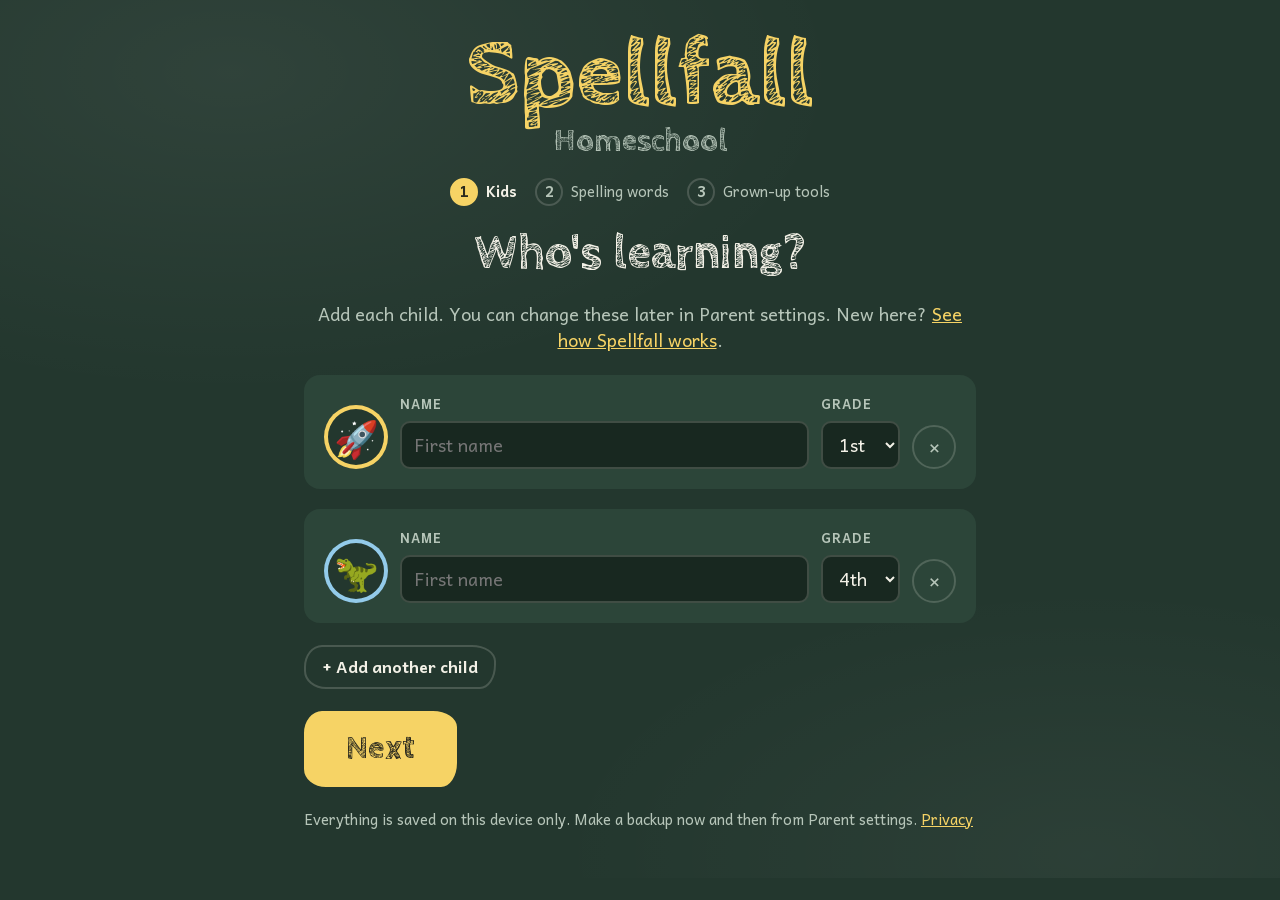
<file: index.html>
<!doctype html>
<html lang="en">
<head>
<meta charset="utf-8">
<meta name="viewport" content="width=device-width,initial-scale=1,viewport-fit=cover">
<meta http-equiv="Content-Security-Policy" content="default-src 'self'; script-src 'self'; style-src 'self' 'unsafe-inline'; font-src 'self'; img-src 'self' blob: data:; connect-src https://api.anthropic.com; object-src 'none'; base-uri 'self'">
<title>Spellfall Homeschool</title>
<link rel="manifest" href="manifest.webmanifest">
<link rel="icon" href="icons/favicon-32.png">
<link rel="apple-touch-icon" href="icons/apple-touch-icon.png">
<meta name="theme-color" content="#23372E">
<meta name="apple-mobile-web-app-capable" content="yes">
<meta name="apple-mobile-web-app-title" content="Spellfall">
<meta name="apple-mobile-web-app-status-bar-style" content="black">
<link rel="stylesheet" href="css/fonts.css">
<link rel="stylesheet" href="css/hub.css">
</head>
<body>
<main id="app" aria-live="polite"></main>
<input type="file" id="file" class="vh" accept="image/*" multiple>
<input type="file" id="importfile" class="vh" accept="application/json,.json">
<div class="modal" id="modal" hidden role="dialog" aria-modal="true"><div class="box" id="modal-box"></div></div>
<div class="toast" id="toast" hidden role="status"></div>
<div class="confetti" id="confetti" aria-hidden="true"></div>
<script src="js/core.js"></script>
<script src="js/content.js"></script>
<script src="js/help.js"></script>
<script src="js/phonics.js"></script>
<script src="js/rocket.js"></script>
<script src="js/hub.js"></script>
</body>
</html>
</file>
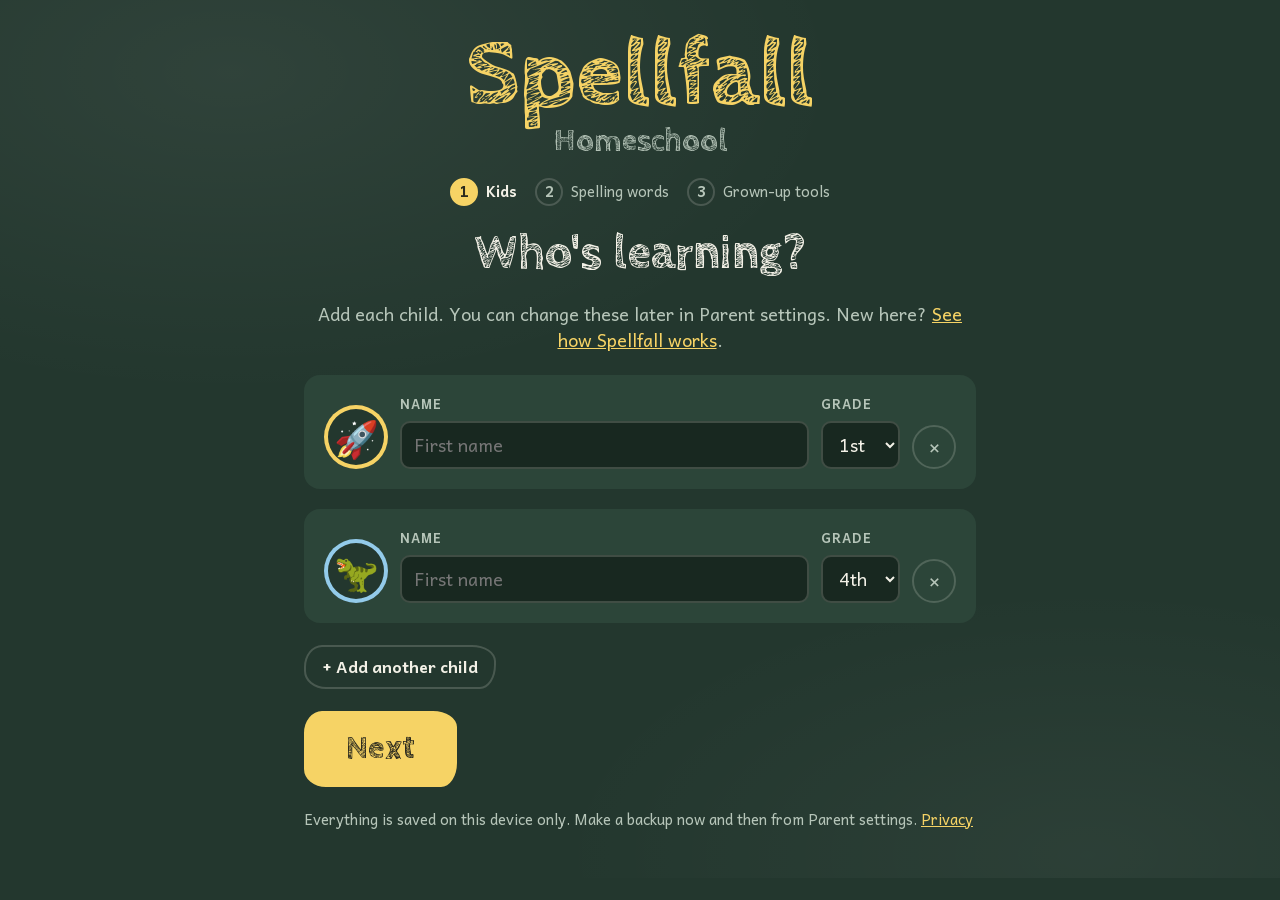
<file: apps/spellfall/index.html>
<!doctype html><html><head><meta charset=utf8><meta name=viewport content="width=device-width,initial-scale=1,viewport-fit=cover"><style>:root{color-scheme:light;box-sizing:border-box;padding-top:env(safe-area-inset-top,0px);padding-bottom:env(safe-area-inset-bottom,0px)}html{scroll-padding-top:env(safe-area-inset-top,0px)}body{margin:0;padding:0;font:14px -apple-system,BlinkMacSystemFont,sans-serif;background:#faf9f5;color:#141413}img{max-width:100%}[hidden]:not([hidden=until-found i]){display:none!important}</style></head><body>
<title>Spellfall</title>
<link rel="manifest" href="../../manifest.webmanifest">
<link rel="icon" href="../../icons/favicon-32.png">
<link rel="apple-touch-icon" href="../../icons/apple-touch-icon.png">
<meta name="theme-color" content="#23372E">
<meta name="apple-mobile-web-app-capable" content="yes">
<meta name="apple-mobile-web-app-title" content="Spellfall">
<meta name="apple-mobile-web-app-status-bar-style" content="black">
<link rel="stylesheet" href="../../css/fonts.css">
<style>
/* Layout: a one-screen chalkboard app. Menus are chalk on slate; the game is a full-bleed canvas world over a wooden chalk-tray where the typing happens. Word lists sit on primary-grade handwriting paper. */
:root{
  --board:#23372E; --board-deep:#182820; --panel:#2C4539; --panel-2:#34524A;
  --chalk:#F3F1E7; --chalk-dim:#B6C5B9; --chalk-faint:rgba(243,241,231,.18);
  --yellow:#F6D365; --pink:#F4A3A8; --blue:#93CBEA; --green:#A3E4A8; --orange:#F7B267; --lilac:#C9B6F2;
  --paper:#FBFAF3; --paper-blue:#8DB3DF; --paper-red:#E07A80; --ink:#26303A; --ink-soft:#5F6B77;
  --wood:#7A4E33; --wood-hi:#A06C48; --wood-dk:#553421;
  --good:#1F9D5A; --bad:#D8434B; --on-yellow:#2B2A1E;
  --f-display:"Cabin Sketch","Chalkboard SE","Marker Felt","Comic Sans MS",cursive;
  --f-body:"Andika","Avenir Next","Segoe UI",system-ui,sans-serif;
  --chalk-r:18px 24px 16px 22px / 22px 16px 24px 18px;
  color-scheme:dark;
}
*{box-sizing:border-box}
html{height:100%;background:var(--board)}
body{height:100%;margin:0;background:var(--board);color:var(--chalk);font-family:var(--f-body);font-size:18px;line-height:1.4;overflow:hidden;-webkit-tap-highlight-color:transparent;-webkit-text-size-adjust:100%}
button{font:inherit;color:inherit;cursor:pointer;border:0;background:none;padding:0;touch-action:manipulation}
input,select,textarea{font:inherit}
:focus-visible{outline:3px solid var(--yellow);outline-offset:3px}
.vh{position:absolute!important;width:1px;height:1px;opacity:0;overflow:hidden;clip:rect(0 0 0 0);pointer-events:none}

#app{position:relative;height:100%;overflow:hidden;background:
  radial-gradient(80% 60% at 18% 8%,rgba(255,255,255,.06),transparent 60%),
  radial-gradient(70% 50% at 85% 95%,rgba(255,255,255,.045),transparent 60%),var(--board)}
.screen{position:absolute;inset:0;overflow-y:auto;overflow-x:hidden;-webkit-overflow-scrolling:touch}
.wrap{position:relative;z-index:1;max-width:1100px;margin:0 auto;padding-block:28px 40px;padding-inline:24px;display:flex;flex-direction:column;gap:22px;min-height:100%}
.wrap.narrow{max-width:760px}
.wrap.wide{max-width:1180px}
@media (max-width:560px){.wrap{padding-inline:16px;padding-block:20px 32px}}
.center{display:grid;place-items:center}
.row{display:flex;flex-wrap:wrap;gap:12px;align-items:center}
.fine{font-size:15px;color:var(--chalk-dim);margin:0}
.muted{color:var(--chalk-dim);margin:0}

/* Type */
.logo{font-family:var(--f-display);font-weight:700;font-size:clamp(60px,12vw,128px);line-height:.9;color:var(--yellow);text-align:center;margin:8px 0 0;letter-spacing:.01em}
.logo span{display:inline-block;animation:drop .9s cubic-bezier(.3,1.5,.5,1) both}
.logo.sm{font-size:clamp(44px,8vw,72px)}
.tag{text-align:center;color:var(--chalk-dim);font-size:20px;margin:0;text-wrap:balance}
.who{font-family:var(--f-display);font-weight:700;font-size:36px;line-height:1.05;text-align:center;margin:6px 0 0;text-wrap:balance}
.h3{font-family:var(--f-display);font-weight:700;font-size:28px;margin:0 0 12px}
@keyframes drop{from{transform:translateY(-80px) rotate(-8deg);opacity:0}to{transform:none;opacity:1}}

/* Buttons */
.btn{display:inline-flex;align-items:center;justify-content:center;gap:10px;min-height:50px;padding:10px 22px;border-radius:var(--chalk-r);border:2.5px solid var(--chalk);font-weight:700;font-size:18px;color:var(--chalk);transition:transform .12s,background-color .12s;text-decoration:none;user-select:none;-webkit-user-select:none}
.btn:hover{background:rgba(255,255,255,.08)}
.btn:active{transform:scale(.97)}
.btn.primary{background:var(--yellow);border-color:var(--yellow);color:var(--on-yellow)}
.btn.primary:hover{background:#FADF86}
.btn.big{font-family:var(--f-display);font-size:42px;min-height:88px;padding:10px 48px}
.btn.small{min-height:42px;font-size:16px;padding:6px 16px}
.btn.ghost{border-color:var(--chalk-faint)}
.btn.danger{border-color:#E88A8A;color:#FFC2C2}
.btn[disabled]{opacity:.4;cursor:not-allowed;transform:none}

.hold{position:relative;display:inline-flex;align-items:center;gap:10px;padding:8px 16px 8px 10px;border:2px dashed var(--chalk-faint);border-radius:999px;color:var(--chalk-dim);font-size:16px;user-select:none;-webkit-user-select:none;-webkit-touch-callout:none;touch-action:none}
.hold .ring{width:26px;height:26px;border-radius:50%;background:conic-gradient(var(--yellow) calc(var(--p,0)*360deg),rgba(255,255,255,.14) 0);display:grid;place-items:center;flex:none}
.hold .ring::after{content:"";width:17px;height:17px;border-radius:50%;background:var(--board)}

/* Home */
.drift{position:absolute;inset:0;overflow:hidden;pointer-events:none;z-index:0}
.drift span{position:absolute;top:-12%;font-family:var(--f-display);font-weight:700;opacity:.12;animation:fall linear infinite}
@keyframes fall{to{transform:translateY(125vh) rotate(50deg)}}
.players{display:grid;grid-template-columns:repeat(auto-fit,minmax(250px,320px));justify-content:center;gap:24px;margin-top:4px}
.pcard{position:relative;display:flex;flex-direction:column;align-items:center;gap:6px;padding:28px 20px 22px;border:3px solid var(--pc);border-radius:var(--chalk-r);background:rgba(0,0,0,.14);transition:transform .15s,background-color .15s;text-align:center;min-width:0}
.pcard:hover{transform:translateY(-3px) rotate(-.5deg);background:rgba(255,255,255,.06)}
.pav{width:112px;height:112px;border-radius:50%;display:grid;place-items:center;font-size:62px;line-height:1;background:rgba(0,0,0,.2);box-shadow:inset 0 0 0 4px var(--pc);flex:none}
.pname{font-family:var(--f-display);font-weight:700;font-size:42px;line-height:1.05;color:var(--pc);margin-top:6px;overflow-wrap:anywhere}
.pmeta{color:var(--chalk-dim);font-size:17px}
.pbest{font-size:17px;color:var(--chalk-dim)}
.pbest b{font-family:var(--f-display);font-size:26px;color:var(--chalk);margin-left:4px}
@media (max-width:560px){.pcard{padding:20px 16px 16px}.pav{width:84px;height:84px;font-size:46px}.pname{font-size:34px}.players{grid-template-columns:minmax(0,1fr)}}
.pkey{position:absolute;top:10px;left:12px;font-size:14px;border:1.5px solid var(--chalk-faint);border-radius:6px;padding:0 7px;color:var(--chalk-dim)}
.foot{margin-top:auto;display:flex;justify-content:space-between;align-items:center;gap:12px;flex-wrap:wrap;color:var(--chalk-dim);font-size:15px;padding-top:12px}

/* Setup */
.srows{display:flex;flex-direction:column;gap:14px}
.srow{display:flex;gap:12px;align-items:flex-end;flex-wrap:wrap;padding:14px;border:2px solid var(--chalk-faint);border-radius:16px}
.savatar{width:64px;height:64px;border-radius:50%;background:rgba(0,0,0,.2);font-size:36px;display:grid;place-items:center;box-shadow:inset 0 0 0 3px var(--chalk-faint);flex:none}
.grow{flex:1;min-width:160px}
.x{width:42px;height:42px;border-radius:50%;border:2px solid var(--chalk-faint);font-size:22px;line-height:1;color:var(--chalk-dim)}

/* Lobby */
.topbar{display:flex;align-items:center;gap:14px;flex-wrap:wrap}
.me{display:flex;align-items:center;gap:14px;margin-right:auto;min-width:0}
.me .pav{width:68px;height:68px;font-size:38px}
.me h2{font-family:var(--f-display);font-weight:700;font-size:44px;margin:0;line-height:1;color:var(--pc);overflow-wrap:anywhere}
.me small{display:block;color:var(--chalk-dim);font-size:16px;margin-top:2px}
.lobby{display:grid;grid-template-columns:minmax(0,1.05fr) minmax(0,1fr);gap:32px;align-items:start}
@media (max-width:860px){.lobby{grid-template-columns:minmax(0,1fr)}}
.themes{display:grid;grid-template-columns:repeat(3,minmax(0,1fr));gap:12px}
@media (max-width:480px){.themes{grid-template-columns:minmax(0,1fr)}.tcard{flex-direction:row!important;align-items:center}.tcard canvas{width:120px!important;flex:none}}
.tcard{display:flex;flex-direction:column;gap:6px;padding:8px 8px 12px;border-radius:14px;border:3px solid transparent;background:rgba(0,0,0,.2);text-align:left;min-width:0;transition:border-color .15s,transform .15s}
.tcard:hover{transform:translateY(-2px)}
.tcard canvas{width:100%;max-width:100%;aspect-ratio:4/3;border-radius:9px;display:block;background:var(--board-deep)}
.tcard b{font-size:18px;line-height:1.2;padding-inline:4px}
.tcard span{font-size:14px;color:var(--chalk-dim);line-height:1.3;padding-inline:4px}
.tcard[aria-pressed="true"]{border-color:var(--yellow);background:rgba(246,211,101,.1)}
.playzone{display:flex;flex-direction:column;align-items:flex-start;gap:10px;margin-top:24px}
.summary{color:var(--chalk-dim);font-size:16px;margin:0}

/* Handwriting paper */
.paper{position:relative;background:var(--paper);color:var(--ink);border-radius:4px;padding:16px 18px 18px 56px;box-shadow:0 1px 0 rgba(0,0,0,.2),0 18px 40px rgba(0,0,0,.3);transform:rotate(.5deg)}
.paper::before{content:"";position:absolute;left:42px;top:0;bottom:0;width:2px;background:var(--paper-red);opacity:.55}
.paper::after{content:"";position:absolute;left:6px;top:0;bottom:0;width:26px;background:radial-gradient(circle at 13px 50%,var(--board-deep) 0 7px,transparent 7.5px) 0 0/26px 33.33% repeat-y;opacity:.85}
.paper-title{display:flex;justify-content:space-between;gap:10px;font-weight:700;font-size:17px;color:var(--ink-soft);margin-bottom:12px}
.lines{display:grid;grid-template-columns:repeat(auto-fill,minmax(170px,1fr));column-gap:22px;row-gap:16px}
.line{position:relative;height:44px;width:100%;border-top:2px solid var(--paper-blue);border-bottom:2px solid var(--paper-red);display:flex;align-items:flex-end;padding:0 4px;font-size:33px;line-height:1;color:var(--ink);text-align:left;border-radius:0}
.line::before{content:"";position:absolute;left:0;right:0;top:50%;border-top:2px dashed var(--paper-blue);opacity:.75}
.line span{position:relative;transform:translateY(.2em);white-space:nowrap;overflow:hidden;text-overflow:ellipsis;max-width:100%}
.line:hover{background:rgba(141,179,223,.14)}
.line.sm{font-size:28px;height:38px}
.paper-hint{margin:14px 0 0;font-size:14px;color:var(--ink-soft)}
.paper-empty p{margin:0 0 6px;font-size:22px;font-weight:700}
.paper-empty .fine{color:var(--ink-soft);font-size:16px;font-weight:400}

/* Game */
#scr-game{overflow:hidden;display:flex;flex-direction:column;background:#0A0F1E}
.stage{position:relative;flex:1;min-height:0}
#cv{position:absolute;inset:0;width:100%;height:100%;display:block;touch-action:none}
.fclue{position:absolute;top:78px;left:50%;transform:translateX(-50%);width:min(92%,640px);background:rgba(255,253,245,.96);color:#26303A;border-radius:16px;padding:12px 18px;font-size:clamp(18px,2.6vw,24px);font-weight:700;text-align:center;line-height:1.3;box-shadow:0 6px 18px rgba(0,0,0,.35);pointer-events:none;z-index:2}
.hud{position:absolute;top:0;left:0;right:0;display:grid;grid-template-columns:1fr auto 1fr;align-items:start;gap:12px;padding:12px 16px;pointer-events:none;color:#fff;text-shadow:0 2px 6px rgba(0,0,0,.55);z-index:2}
.hud .score{font-family:var(--f-display);font-weight:700;font-size:46px;line-height:1;font-variant-numeric:tabular-nums}
.hud .combo{display:inline-block;font-size:16px;font-weight:700;background:rgba(0,0,0,.3);border-radius:999px;padding:3px 12px;margin-top:6px;text-shadow:none}
.hud-c{font-family:var(--f-display);font-weight:700;font-size:26px;padding-top:6px}
.hud-r{display:flex;justify-content:flex-end;align-items:center;gap:12px}
.lives{display:flex;gap:3px;align-items:center;font-size:24px;font-weight:700;color:#FF7A7A}
.lives .lost{color:rgba(255,255,255,.28)}
.lives svg{display:block;filter:drop-shadow(0 2px 3px rgba(0,0,0,.4))}
.pbtn{pointer-events:auto;width:48px;height:48px;border-radius:50%;background:rgba(0,0,0,.3);display:grid;place-items:center;color:#fff}
.tray{flex:none;display:flex;align-items:center;gap:14px;padding:12px 18px calc(12px + env(safe-area-inset-bottom,0px));background:linear-gradient(var(--wood-hi),var(--wood) 16%,var(--wood-dk));box-shadow:0 -3px 0 rgba(0,0,0,.28);position:relative;z-index:3}
.tray-who{font-size:36px;line-height:1;flex:none}
#type{flex:1;min-width:0;height:66px;border-radius:12px;border:3px solid rgba(0,0,0,.25);background:var(--paper);color:var(--ink);font-family:var(--f-body);font-weight:700;font-size:38px;padding:0 18px;letter-spacing:.05em;caret-color:var(--good);outline:none}
#type:focus{border-color:var(--yellow)}
#type.bad{animation:shake .28s;border-color:var(--bad);background:#FFECEC}
@keyframes shake{25%{transform:translateX(-8px)}50%{transform:translateX(7px)}75%{transform:translateX(-4px)}}
.hint{color:#F8E7D4;font-size:15px;max-width:230px;line-height:1.3}
@media (max-width:640px){.hint{display:none}.hud{padding:10px 12px;gap:8px}.hud .score{font-size:34px}.hud-c{font-size:18px}.lives{font-size:16px;gap:2px}.pbtn{width:40px;height:40px}.tray{padding-inline:12px;gap:10px}.tray-who{font-size:28px}#type{height:58px;font-size:32px}}
.hud-c{white-space:nowrap}
.overlay{position:absolute;inset:0;display:grid;place-items:center;background:rgba(8,12,20,.5);z-index:4;padding:16px}
.count{font-family:var(--f-display);font-weight:700;font-size:min(34vw,210px);line-height:1;color:#fff;text-shadow:0 8px 0 rgba(0,0,0,.25);animation:pulse .75s ease-out}
@keyframes pulse{from{transform:scale(1.5);opacity:0}30%{opacity:1}to{transform:scale(1)}}
.pausebox{background:var(--board);border-radius:var(--chalk-r);padding:28px 32px;display:flex;flex-direction:column;gap:14px;align-items:center;border:3px solid var(--chalk-faint);max-width:420px;width:100%;text-align:center}
.pausebox h2{font-family:var(--f-display);font-size:48px;margin:0;line-height:1}
.pausebox p{margin:0;color:var(--chalk-dim)}

/* Results */
.res-score{font-family:var(--f-display);font-weight:700;font-size:clamp(80px,16vw,150px);line-height:.95;color:var(--yellow);text-align:center;font-variant-numeric:tabular-nums}
.res-sub{text-align:center;color:var(--chalk-dim);margin:-8px 0 0}
.newbest{align-self:center;background:var(--pink);color:#3A1E22;font-weight:700;padding:6px 16px;border-radius:999px;transform:rotate(-2deg)}
.stats{display:grid;grid-template-columns:repeat(4,minmax(0,1fr));gap:14px}
@media (max-width:560px){.stats{grid-template-columns:repeat(2,minmax(0,1fr))}}
.stat{border-top:2px solid var(--chalk-faint);padding-top:8px}
.stat b{display:block;font-family:var(--f-display);font-size:36px;line-height:1.1;font-variant-numeric:tabular-nums}
.stat span{color:var(--chalk-dim);font-size:15px}
.confetti{position:absolute;inset:0;pointer-events:none;overflow:hidden;z-index:2}
.confetti i{position:absolute;top:-20px;width:10px;height:16px;border-radius:2px;animation:conf 2.6s cubic-bezier(.2,.6,.4,1) forwards}
@keyframes conf{to{transform:translateY(110vh) rotate(720deg);opacity:.8}}

/* Grown-ups */
.gtitle{font-family:var(--f-display);font-weight:700;font-size:44px;margin:0 auto 0 0;line-height:1}
.ptabs{display:flex;flex-wrap:wrap;gap:10px}
.ptab{display:inline-flex;align-items:center;gap:8px;min-height:48px;padding:4px 16px 4px 6px;border-radius:999px;border:2px solid var(--chalk-faint);font-weight:700}
.ptab .av{width:38px;height:38px;border-radius:50%;display:grid;place-items:center;font-size:22px;background:rgba(0,0,0,.2)}
.ptab[aria-pressed="true"]{border-color:var(--pc);background:rgba(255,255,255,.08);color:var(--pc)}
.ptab.add{padding:4px 16px;color:var(--chalk-dim);font-weight:400}
.gp-grid{display:grid;grid-template-columns:minmax(0,1.1fr) minmax(0,1fr);gap:20px;align-items:start}
@media (max-width:900px){.gp-grid{grid-template-columns:minmax(0,1fr)}}
.col{display:flex;flex-direction:column;gap:20px;min-width:0}
.card{background:var(--panel);border-radius:16px;padding:20px;display:flex;flex-direction:column;gap:14px;min-width:0}
.card h3{font-family:var(--f-display);font-weight:700;font-size:28px;margin:0;line-height:1.1}
.lbl{font-size:13px;letter-spacing:.07em;text-transform:uppercase;color:var(--chalk-dim);font-weight:700}
.field{display:flex;flex-direction:column;gap:7px;min-width:0}
.inp{height:48px;border-radius:10px;border:2px solid var(--chalk-faint);background:var(--board-deep);color:var(--chalk);padding:0 12px;font-size:18px;width:100%}
.inp:focus{border-color:var(--yellow);outline:none}
textarea.inp{height:auto;min-height:230px;padding:10px 12px;line-height:1.55;resize:vertical}
select.inp{padding-right:28px}
.chips{display:flex;flex-wrap:wrap;gap:8px}
.chip{min-height:42px;padding:6px 15px;border-radius:999px;border:2px solid var(--chalk-faint);font-size:16px}
.chip small{color:var(--chalk-dim);font-size:13px;margin-left:4px}
.chip[aria-pressed="true"]{background:var(--yellow);border-color:var(--yellow);color:var(--on-yellow);font-weight:700}
.chip[aria-pressed="true"] small{color:#5A5330}
.tog{display:flex;align-items:center;gap:12px;min-height:44px;font-size:17px;text-align:left}
.tog .knob{width:52px;height:30px;border-radius:999px;background:rgba(255,255,255,.18);position:relative;flex:none;transition:background-color .15s}
.tog .knob::after{content:"";position:absolute;top:3px;left:3px;width:24px;height:24px;border-radius:50%;background:var(--chalk);transition:transform .15s}
.tog[aria-pressed="true"] .knob{background:var(--good)}
.tog[aria-pressed="true"] .knob::after{transform:translateX(22px)}
.wl-head{display:flex;justify-content:space-between;align-items:flex-start;gap:12px}
.wl-head b{font-size:20px;display:block}
.wl-head small{color:var(--chalk-dim);font-size:15px}
.wordchips{display:flex;flex-wrap:wrap;gap:6px}
.wchip{background:var(--paper);color:var(--ink);border-radius:6px;padding:3px 10px;font-size:19px;font-weight:700}
.note{background:rgba(246,211,101,.14);border-left:4px solid var(--yellow);padding:8px 12px;border-radius:6px;margin:0;font-size:16px}
.err{background:rgba(216,67,75,.18);border-left:4px solid var(--bad);padding:8px 12px;border-radius:6px;margin:0;font-size:16px}
.scanbox{display:flex;gap:14px;align-items:center;flex-wrap:wrap}
.scanbox img{width:88px;height:88px;object-fit:cover;border-radius:8px;border:2px solid var(--chalk-faint)}
.spin{width:22px;height:22px;border-radius:50%;border:3px solid var(--chalk-faint);border-top-color:var(--yellow);animation:rot 1s linear infinite;flex:none}
@keyframes rot{to{transform:rotate(360deg)}}
.kpis{display:grid;grid-template-columns:repeat(3,minmax(0,1fr));gap:12px}
.kpis b{display:block;font-family:var(--f-display);font-size:32px;line-height:1.1;font-variant-numeric:tabular-nums}
.kpis span{font-size:14px;color:var(--chalk-dim)}
.tablewrap{overflow-x:auto}
table.games{width:100%;border-collapse:collapse;font-variant-numeric:tabular-nums;font-size:15px}
table.games th{text-align:left;color:var(--chalk-dim);font-weight:700;font-size:12px;text-transform:uppercase;letter-spacing:.06em}
table.games td,table.games th{padding:7px 8px;border-bottom:1px solid var(--chalk-faint);white-space:nowrap}
.tricky{list-style:none;margin:0;padding:0;display:flex;flex-direction:column;gap:6px}
.tricky li{display:flex;justify-content:space-between;gap:12px;flex-wrap:wrap;padding:6px 10px;border-radius:8px;background:rgba(0,0,0,.16)}
.tricky b{font-size:19px}
.tricky span{color:var(--chalk-dim);font-size:15px}
.past{list-style:none;margin:0;padding:0;display:flex;flex-direction:column;gap:8px}
.past li{display:flex;justify-content:space-between;align-items:center;gap:12px;flex-wrap:wrap;padding:8px 10px;border-radius:10px;background:rgba(0,0,0,.16)}
.past small{display:block;color:var(--chalk-dim);font-size:14px}
.avatars{display:flex;flex-wrap:wrap;gap:6px}
.avatars button{width:46px;height:46px;border-radius:50%;font-size:26px;display:grid;place-items:center;background:rgba(0,0,0,.18)}
.avatars button[aria-pressed="true"]{box-shadow:inset 0 0 0 3px var(--yellow);background:rgba(246,211,101,.15)}
.swatches{display:flex;gap:10px;flex-wrap:wrap}
.swatches button{width:38px;height:38px;border-radius:50%;background:var(--sw);box-shadow:inset 0 0 0 3px rgba(0,0,0,.2)}
.swatches button[aria-pressed="true"]{box-shadow:0 0 0 3px var(--board),0 0 0 6px var(--sw)}
.two{display:grid;grid-template-columns:minmax(0,1fr) 140px;gap:12px}
@media (max-width:480px){.two{grid-template-columns:minmax(0,1fr)}}

/* Lobby mode switch + typing lessons */
.modes{display:inline-flex;gap:4px;padding:5px;border-radius:999px;background:rgba(0,0,0,.25);align-self:flex-start;flex-wrap:wrap}
.modes button{padding:8px 22px;border-radius:999px;font-family:var(--f-display);font-weight:700;font-size:24px;color:var(--chalk-dim);min-height:48px}
.modes button[aria-pressed="true"]{background:var(--yellow);color:var(--on-yellow)}
.lesson-now{display:flex;flex-direction:column;gap:2px;padding:14px 16px;border-radius:14px;background:rgba(0,0,0,.2);border-left:4px solid var(--yellow)}
.lesson-now b{font-family:var(--f-display);font-weight:700;font-size:30px;line-height:1.1}
.lesson-now p{margin:4px 0 0;color:var(--chalk-dim);font-size:16px}
.lgroup{display:flex;flex-direction:column;gap:8px}
.lgroup h4{margin:0;font-size:13px;letter-spacing:.07em;text-transform:uppercase;color:var(--chalk-dim)}
.lgrid{display:grid;grid-template-columns:repeat(auto-fill,minmax(96px,1fr));gap:10px}
.lesson{display:flex;flex-direction:column;align-items:center;gap:6px;padding:12px 6px 8px;border-radius:12px;background:rgba(0,0,0,.18);border:3px solid transparent;text-align:center;min-width:0}
.lesson:hover:not(:disabled){background:rgba(255,255,255,.06)}
.lesson[aria-pressed="true"]{border-color:var(--yellow);background:rgba(246,211,101,.1)}
.lesson:disabled{opacity:.38;cursor:not-allowed}
.lesson .ln{font-size:13px;line-height:1.2}
.kcap{display:inline-grid;place-items:center;min-width:48px;height:44px;padding:0 10px;border-radius:9px;background:var(--paper);color:var(--ink);font-weight:700;font-size:21px;line-height:1;box-shadow:0 4px 0 #B3AB94;white-space:nowrap}
.stars-sm{display:flex;gap:1px;font-size:15px;line-height:1;color:rgba(243,241,231,.25)}
.stars-sm .on,.stars-big .on{color:var(--yellow)}
.stars-big{display:flex;justify-content:center;gap:12px;font-size:68px;line-height:1;color:rgba(243,241,231,.18)}
.capsrow{display:flex;flex-wrap:wrap;gap:10px;padding-bottom:4px}
.count-tip{position:absolute;left:50%;bottom:12%;transform:translateX(-50%);width:min(640px,calc(100% - 32px));margin:0;text-align:center;color:#fff;font-size:22px;font-weight:700;line-height:1.35;text-shadow:0 2px 6px rgba(0,0,0,.65)}
.hud-c{overflow:hidden;text-overflow:ellipsis;max-width:46vw}
/* Keyboard guide */
.kbd{flex:none;display:flex;flex-direction:column;align-items:center;gap:4px;padding:8px 12px 6px;background:#15211B;border-top:2px solid rgba(0,0,0,.35);--kw:clamp(22px,6.2vw,44px);--kh:clamp(22px,4vh,32px);position:relative;z-index:3;overflow:hidden}
.krow{display:flex;gap:4px}
.k{width:var(--kw);height:var(--kh);border-radius:6px;display:grid;place-items:center;font-weight:700;font-size:clamp(11px,1.6vw,15px);color:#26303A;background:var(--fc);opacity:.4;box-shadow:0 2px 0 rgba(0,0,0,.45);position:relative;transition:transform .1s,opacity .1s}
.k.on{opacity:1;transform:translateY(-2px) scale(1.14);box-shadow:0 0 0 3px #fff,0 4px 0 rgba(0,0,0,.4);z-index:1}
.k.bump::after{content:"";position:absolute;bottom:4px;left:50%;width:10px;margin-left:-5px;height:2px;border-radius:1px;background:#26303A}
.k.wide{width:calc(var(--kw) * 2.3)}
.k.space{width:calc(var(--kw) * 6)}
.kinfo{font-size:15px;color:#EDE6D2;min-height:21px;display:flex;align-items:center;gap:8px}
.kinfo i{width:12px;height:12px;border-radius:50%;background:var(--fc);display:inline-block;flex:none}
@media (max-width:640px){.modes button{font-size:20px;padding:6px 16px}.count-tip{font-size:18px}}
/* Hidden words */
.hw{position:absolute;inset:0;display:flex;flex-direction:column;align-items:center;justify-content:center;gap:14px;padding:80px 16px 16px;z-index:2;pointer-events:none}
.hw > *{pointer-events:auto}
.hw-card{position:relative;width:min(760px,100%);padding:22px 28px 18px;background:var(--paper);border-radius:10px;box-shadow:0 18px 40px rgba(0,0,0,.35);display:flex;flex-direction:column;align-items:stretch}
.hw-line{position:relative;height:clamp(92px,17vh,150px);border-top:2px solid var(--paper-blue);border-bottom:3px solid var(--paper-red);display:flex;align-items:flex-end;justify-content:center;overflow:visible}
.hw-line::before{content:"";position:absolute;left:0;right:0;top:50%;border-top:2px dashed var(--paper-blue);opacity:.75}
.hw-word{position:relative;font-weight:700;color:var(--ink);line-height:1;transform:translateY(.2em);transition:filter .8s ease,opacity .8s ease,color .3s;white-space:nowrap}
.hw-word.hidden{filter:blur(18px);opacity:.4}
.hw-word.right{color:var(--good)}
.stamp-host{position:relative}
.stamp{position:absolute;left:50%;top:50%;z-index:5;transform:translate(-50%,-50%) rotate(-7deg);padding:.04em .34em .1em;border:5px solid var(--good);border-radius:var(--chalk-r);background:rgba(251,250,243,.95);color:var(--good);font-family:var(--f-display);font-weight:700;font-size:clamp(46px,9vw,84px);line-height:1;white-space:nowrap;pointer-events:none;box-shadow:0 8px 22px rgba(0,0,0,.28);animation:stamp 900ms ease-out both}
@keyframes stamp{0%{opacity:0;transform:translate(-50%,-50%) rotate(-7deg) scale(1.7)}16%{opacity:1;transform:translate(-50%,-50%) rotate(-7deg) scale(.95)}24%{transform:translate(-50%,-50%) rotate(-7deg) scale(1)}84%{opacity:1}100%{opacity:0;transform:translate(-50%,-50%) rotate(-7deg) scale(1)}}
@media (prefers-reduced-motion:reduce){.stamp{animation:none}}
#hw-cv{position:absolute;left:-24px;top:-24px;width:calc(100% + 48px);height:calc(100% + 48px);pointer-events:none}
.hw-timer{height:6px;margin-top:14px;border-radius:3px;background:rgba(38,48,58,.12);overflow:hidden}
.hw-timer i{display:block;height:100%;background:var(--yellow);transform-origin:left center}
.hw-msg{color:#fff;font-size:22px;font-weight:700;text-align:center;text-shadow:0 2px 6px rgba(0,0,0,.6);min-height:30px;max-width:760px;text-wrap:balance}
.hw-answer{display:flex;flex-wrap:wrap;justify-content:center;gap:8px;min-height:62px;max-width:100%}
.hw-answer .t{min-width:46px;height:60px;padding:0 8px;border-radius:10px;background:var(--paper);color:var(--ink);font-weight:700;font-size:38px;line-height:1;display:grid;place-items:center;box-shadow:0 4px 0 #B3AB94}
.hw-answer .t.ok{background:#D9F5E1;color:#146C3C;box-shadow:0 4px 0 #8CC9A0}
.hw-answer .t.no{background:#FFE3B8;color:#8A4B00;box-shadow:0 4px 0 #E0B060;outline:3px solid #F29A4A;outline-offset:-3px}
.hw-answer .ph{color:#fff;opacity:.85;font-size:18px;align-self:center;text-shadow:0 2px 4px rgba(0,0,0,.5)}
.hw-tools{display:flex;flex-wrap:wrap;justify-content:center;gap:10px}
.hw-tools .btn{background:rgba(0,0,0,.4);border-color:rgba(255,255,255,.65);color:#fff}
.hw-tools .btn.primary{background:var(--yellow);border-color:var(--yellow);color:var(--on-yellow)}
.say-btn{flex:none;min-height:50px;padding:6px 14px;border-radius:12px;background:rgba(0,0,0,.28);color:#FFF6E6;font-weight:700;font-size:16px;display:inline-flex;align-items:center;gap:8px}
.say-help{position:absolute;right:16px;bottom:12px;z-index:5;width:min(380px,calc(100% - 32px));background:var(--paper);color:var(--ink);border-radius:14px;padding:16px 18px;box-shadow:0 12px 30px rgba(0,0,0,.4);font-size:17px;line-height:1.45}
.say-help b{display:block;font-size:19px;margin-bottom:6px}
.say-help ol{margin:0;padding-left:22px;display:flex;flex-direction:column;gap:4px}
.say-help p{margin:8px 0 0;color:var(--ink-soft);font-size:15px}
.say-help kbd{font-family:inherit;font-weight:700;border:1.5px solid #B3AB94;border-bottom-width:3px;border-radius:6px;padding:0 6px;background:#fff}
@media (max-width:640px){.hw{padding-top:70px;gap:10px}.hw-msg{font-size:18px}.hw-answer .t{min-width:36px;height:48px;font-size:30px}.say-btn span{display:none}}
.modal{position:fixed;inset:0;background:rgba(0,0,0,.55);display:grid;place-items:center;z-index:50;padding:16px}
.modal .box{background:var(--board);border:3px solid var(--chalk-faint);border-radius:18px;padding:24px;max-width:440px;width:100%;display:flex;flex-direction:column;gap:16px}
.modal p{margin:0;font-size:19px}
.toast{position:fixed;left:50%;bottom:calc(24px + env(safe-area-inset-bottom,0px));transform:translateX(-50%);background:var(--paper);color:var(--ink);padding:10px 18px;border-radius:12px;font-weight:700;z-index:60;box-shadow:0 8px 24px rgba(0,0,0,.35);max-width:calc(100% - 32px);text-align:center}

@media (prefers-reduced-motion:reduce){
  .logo span,.count,.confetti i{animation:none}
  .drift span{animation:none;top:auto}
  .pcard,.tcard,.btn{transition:none}
}
</style>

<div id="app">
  <section id="scr-loading" class="screen center">
    <div class="wrap" style="justify-content:center">
      <div class="logo">Spellfall</div>
      <p class="tag">Getting the chalk ready…</p>
    </div>
  </section>

  <section id="scr-setup" class="screen" hidden>
    <div class="wrap narrow">
      <div class="logo sm">Spellfall</div>
      <h1 class="who">Set up your players</h1>
      <p class="tag">Each player gets their own weekly word list, settings, and high scores.</p>
      <div id="setup-rows" class="srows"></div>
      <div class="row"><button class="btn ghost small" data-act="s-add">+ Add another player</button></div>
      <div class="row"><button class="btn primary" id="s-create">Create players</button></div>
      <p class="fine" id="s-store"></p>
    </div>
  </section>

  <section id="scr-home" class="screen" hidden>
    <div class="drift" id="drift" aria-hidden="true"></div>
    <div class="wrap">
      <h1 class="logo" aria-label="Spellfall"><span>S</span><span>p</span><span>e</span><span>l</span><span>l</span><span>f</span><span>a</span><span>l</span><span>l</span></h1>
      <p class="tag">Type the falling words before they land.</p>
      <h2 class="who">Who's playing?</h2>
      <div class="players" id="players"></div>
      <div class="foot"><span id="h-store"></span><button class="hold" data-hold="home"><span class="ring"></span>Grown-ups · press and hold</button></div>
    </div>
  </section>

  <section id="scr-lobby" class="screen" hidden>
    <div class="wrap">
      <div class="topbar">
        <button class="btn ghost small" data-act="home">← Today</button>
        <div class="me"><span class="pav" id="l-av"></span><div><h2 id="l-name"></h2><small id="l-sub"></small></div></div>
        <button class="hold" data-hold="lobby"><span class="ring"></span>Grown-ups</button>
      </div>
      <div class="modes" id="l-modes" role="group" aria-label="Game type"></div>
      <div class="lobby">
        <div class="col">
          <div>
            <h3 class="h3">Pick your world</h3>
            <div class="themes" id="l-themes"></div>
          </div>
          <div class="playzone">
            <button class="btn primary big" id="play">Play!</button>
            <p class="summary" id="l-summary"></p>
            <p class="summary" id="l-last"></p>
          </div>
        </div>
        <div class="col" id="l-words">
          <h3 class="h3" style="margin:0">This week's words</h3>
          <div class="paper" id="l-paper"></div>
        </div>
        <div class="col" id="l-lessons" hidden></div>
      </div>
    </div>
  </section>

  <section id="scr-game" class="screen" hidden>
    <div class="stage" id="stage">
      <canvas id="cv"></canvas>
      <div class="hw" id="hw" hidden>
        <div class="hw-card" id="hw-card">
          <div class="hw-line"><span class="hw-word" id="hw-word"></span></div>
          <canvas id="hw-cv" aria-hidden="true"></canvas>
          <div class="hw-timer" id="hw-timer"><i id="hw-bar"></i></div>
        </div>
        <div class="hw-msg" id="hw-msg" role="status"></div>
        <div class="hw-answer" id="hw-answer" aria-live="polite"></div>
        <div class="hw-tools">
          <button class="btn small" id="hw-hear">🔊 Hear it</button>
          <button class="btn small" id="hw-hide">Hide it</button>
          <button class="btn small" id="hw-peek">Peek</button>
          <button class="btn small primary" id="hw-check">Check</button>
          <button class="btn small primary" id="hw-next">Next word</button>
        </div>
      </div>
      <div class="say-help" id="say-help" hidden>
        <b>Spell it out loud</b>
        <ol>
          <li>Press <kbd>🌐</kbd> + <kbd>D</kbd> on the keyboard, or tap the microphone at the bottom of the screen.</li>
          <li>Say each letter slowly: “see… ay… kay… ee.”</li>
          <li>Press return to check.</li>
        </ol>
        <p>If it writes the whole word, say the letters one at a time.</p>
      </div>
      <div class="hud">
        <div class="hud-l"><div class="score" id="h-score">0</div><div class="combo" id="h-combo" hidden></div></div>
        <div class="hud-c" id="h-level">Level 1</div>
        <div class="hud-r"><div class="lives" id="h-lives"></div><button class="pbtn" id="h-pause" aria-label="Pause"><svg viewBox="0 0 24 24" width="24" height="24" aria-hidden="true"><rect x="6" y="5" width="4" height="14" rx="1.5" fill="currentColor"/><rect x="14" y="5" width="4" height="14" rx="1.5" fill="currentColor"/></svg></button></div>
      </div>
      <div class="fclue" id="fclue" hidden></div>
      <div class="overlay" id="ov-count" hidden><div class="count" id="count">3</div><p class="count-tip" id="count-tip" hidden></p></div>
      <div class="overlay" id="ov-pause" hidden>
        <div class="pausebox">
          <h2 id="pz-title">Paused</h2>
          <p id="pz-msg">Take a breath.</p>
          <button class="btn primary" id="pz-resume">Keep playing</button>
          <button class="btn ghost small" id="pz-end">End game</button>
        </div>
      </div>
    </div>
    <div class="kbd" id="kbd" hidden aria-hidden="true"></div>
    <div class="tray">
      <span class="tray-who" id="tray-who" aria-hidden="true"></span>
      <input id="type" type="text" autocomplete="off" autocorrect="off" autocapitalize="off" spellcheck="false" inputmode="text" enterkeyhint="done" aria-label="Type the word" maxlength="40">
      <span class="hint" id="hint"></span>
      <button class="say-btn" id="tray-say" hidden aria-controls="say-help">🎤 <span>Say it</span></button>
    </div>
  </section>

  <section id="scr-results" class="screen" hidden>
    <div class="wrap narrow">
      <h1 class="who" id="r-title"></h1>
      <div class="stars-big" id="r-stars" hidden></div>
      <div class="res-score" id="r-score">0</div>
      <p class="res-sub" id="r-sub">points</p>
      <div class="newbest" id="r-best" hidden>New high score!</div>
      <p class="res-sub" id="r-rocket" hidden></p>
      <div class="stats" id="r-stats"></div>
      <div class="paper" id="r-practice"></div>
      <div class="row"><button class="btn primary big" id="r-again">Play again</button><button class="btn ghost" id="r-menu">Menu</button></div>
    </div>
    <div class="confetti" id="confetti" aria-hidden="true"></div>
  </section>

  <section id="scr-grown" class="screen" hidden>
    <div class="wrap wide">
      <div class="topbar"><h1 class="gtitle">Grown-ups</h1><span class="fine" id="g-store"></span><button class="btn primary small" data-act="done">Done</button></div>
      <div id="grown-body" class="col"></div>
    </div>
  </section>
</div>

<input type="file" id="scan-file" class="vh" accept="image/*">
<div class="modal" id="modal" hidden role="dialog" aria-modal="true" aria-labelledby="m-msg">
  <div class="box"><p id="m-msg"></p><div class="row"><button class="btn danger" id="m-ok">OK</button><button class="btn ghost" id="m-cancel">Cancel</button></div></div>
</div>
<div class="toast" id="toast" hidden role="status"></div>

<script src="../../js/core.js"></script>
<script src="../../js/content.js"></script>
<script>
(() => {
'use strict';
const HUB = window.Hub; HUB.store.load();
const QS = new URLSearchParams(location.search);
const hubHref = h => '../../index.html' + (h || '');
/* ---------- helpers ---------- */
const $ = (s, r = document) => r.querySelector(s);
const $$ = (s, r = document) => [...r.querySelectorAll(s)];
const clamp = (v, a, b) => Math.max(a, Math.min(b, v));
const rand = (a, b) => a + Math.random() * (b - a);
const uid = p => p + Date.now().toString(36) + Math.random().toString(36).slice(2, 7);
const esc = s => String(s ?? '').replace(/[&<>"']/g, c => ({ '&': '&amp;', '<': '&lt;', '>': '&gt;', '"': '&quot;', "'": '&#39;' }[c]));
const clone = x => JSON.parse(JSON.stringify(x));
const fmt = n => Number(n || 0).toLocaleString('en-US');
const norm = s => String(s || '').normalize('NFC').replace(/[‘’ʼ`´]/g, "'").replace(/[“”]/g, '"').replace(/[‐-—]/g, '-').toLowerCase().replace(/\s+/g, ' ');
const key = w => norm(w).trim();
const tnorm = s => String(s || '').normalize('NFC').replace(/[\u2018\u2019\u02BC]/g, "'");
const shuffle = a => { for (let i = a.length - 1; i > 0; i--) { const j = Math.floor(Math.random() * (i + 1)); [a[i], a[j]] = [a[j], a[i]]; } return a; };
const easeOut = k => 1 - Math.pow(1 - k, 3);
const sleep = ms => new Promise(r => setTimeout(r, ms));
const RM = !!(window.matchMedia && window.matchMedia('(prefers-reduced-motion: reduce)').matches);
const FONT = '"Andika","Avenir Next","Segoe UI",system-ui,sans-serif';
const DISPLAY = '"Cabin Sketch","Chalkboard SE","Marker Felt",cursive';

const AVATARS = ['🚀','🦖','🐙','🦈','🐉','🦊','🐯','🐼','🦉','🐸','🤖','👾','⚽','🏀','🦄','🐢','🐬','🌋'];
const COLORS = { yellow:'#F6D365', blue:'#93CBEA', pink:'#F4A3A8', green:'#A3E4A8', orange:'#F7B267', lilac:'#C9B6F2' };
const GRADES = ['K','1st','2nd','3rd','4th','5th','6th','7th','8th'];
const SPEEDS = { turtle:{ label:'Turtle', sub:'slow', T:22 }, bunny:{ label:'Bunny', sub:'medium', T:15 }, cheetah:{ label:'Cheetah', sub:'fast', T:10 } };
const RAMPS = { gentle:{ label:'Gentle', r:.95 }, normal:{ label:'Normal', r:.92 }, spicy:{ label:'Spicy', r:.88 } };
const MODES = {
  visible:{ label:'Always visible', short:'words stay visible', hint:'Type a falling word. Green letters mean you’re on track.', desc:'The word stays on screen and wrong letters bounce off. Best for new spellers and typing practice.' },
  fade:{ label:'Show, then fade', short:'words fade', hint:'Spell the word from memory. Press return to check.', desc:'Each word shows for about 2 seconds, then turns into blanks. They spell it from memory.' },
  audio:{ label:'Listen only', short:'listen only', hint:'Listen, then spell it. Press return to check. ↑ says it again.', desc:'The word is read aloud and never shown, like a real spelling test. Uses the iPad’s voice.' }
};
/* Falling Facts: math problems or flashcard answers fall instead of spelling words (G.src). The engine
   matches o.key (what to type) and draws o.word (what to show), so a fact shows "7 × 8" and matches "56". */
const FACTS = {
  math:{ label:'Math facts', hint:'Type the answer before it lands.' },
  flash:{ label:'Flashcards', hint:'Read the clue at the top. Type the missing word before it lands.' }
};
function mathSkills(p) { // the same picks as the hub's drills (Parents → Math), minus anything too wordy for a falling rock
  const C = window.HubContent; if (!C) return [];
  return C.fallingFor(HUB.store.kid(p.id) || p);
}
function flashCards(p) { const k = HUB.store.kid(p.id); return ((k && k.flashcards.decks) || []).flatMap(d => d.cards).filter(c => c.a && c.q && c.a.length <= 24); }
const factsReady = (p, m) => m === 'math' ? mathSkills(p).length > 0 : flashCards(p).length > 0;
const FAILS = [3, 5, 10, 15, 20, 30, 0];
const LOOKS = [[2, '2 sec'], [3, '3 sec'], [5, '5 sec'], [8, '8 sec'], [0, 'Until they’re ready']];
const CLOUD = { space:['#5B6BD6', '#8E9BFF', '#B9A6F0', '#F2C94C', '#3C4A9E'], dino:['#E0673C', '#F29A4A', '#8A5A48', '#F6C66B', '#B8452A'], ocean:['#2A93B8', '#5CC7DB', '#1E6F9E', '#8FE0EA', '#3AA37A'] };
const LNAMES = { a:'a', ay:'a', eh:'a', b:'b', be:'b', bee:'b', c:'c', see:'c', sea:'c', si:'c', d:'d', dee:'d', de:'d', e:'e', ee:'e', f:'f', ef:'f', eff:'f', g:'g', gee:'g', h:'h', aitch:'h', haitch:'h', i:'i', eye:'i', aye:'i', j:'j', jay:'j', k:'k', kay:'k', okay:'k', l:'l', el:'l', ell:'l', elle:'l', m:'m', em:'m', n:'n', en:'n', o:'o', oh:'o', owe:'o', p:'p', pee:'p', pea:'p', q:'q', queue:'q', cue:'q', r:'r', are:'r', ar:'r', s:'s', es:'s', ess:'s', t:'t', tea:'t', tee:'t', u:'u', you:'u', ewe:'u', v:'v', vee:'v', w:'w', x:'x', ex:'x', y:'y', why:'y', wye:'y', z:'z', zee:'z', zed:'z' };
const nospace = s => s.replace(/\s+/g, '');
function letterify(raw, target) {
  const toks = String(raw || '').replace(/[.,!?;:"“”()]/g, ' ').split(/[\s\-–—]+/).filter(Boolean);
  const tgt = target ? nospace(key(target)) : '';
  let out = '', whole = false;
  for (let i = 0; i < toks.length; i++) {
    const t0 = toks[i], t = t0.toLowerCase().replace(/[’‘]/g, "'");
    if (toks.length === 1 && t.length > 1 && t === tgt && t0 !== t0.toUpperCase()) { whole = true; continue; }
    if (t === 'double' && /^(u|you|yu)$/i.test(toks[i + 1] || '')) { out += 'w'; i++; continue; }
    if (t === 'doubleyou' || t === 'dubya') { out += 'w'; continue; }
    if (t === 'apostrophe') { out += "'"; continue; }
    if (t === 'space') { out += ' '; continue; }
    if (t === 'capital' || t === 'uppercase' || t === 'lowercase' || t === 'letter') continue;
    if (t0 === 'OK') { out += 'k'; continue; }
    if (t.length > 1 && /^[a-z']+$/.test(t) && t0 === t0.toUpperCase()) { out += t; continue; }
    if (LNAMES[t]) { out += LNAMES[t]; continue; }
    if (/^[a-z']+$/.test(t)) {
      if (t.length > 1 && t === tgt && t0 !== t0.toUpperCase()) { whole = true; continue; }
      out += t;
    }
  }
  return { letters:out, whole };
}
const TSPEED = { turtle:10, bunny:7.5, cheetah:5.5 };
const LG = { home:'Home row', top:'Top row', bot:'Bottom row', ss:'Space and Shift', num:'Numbers' };
const LESSONS = [
  { id:'fj', group:LG.home, name:'F and J', cap:'F J', keys:'fj', tip:'Rest your pointer fingers on F and J. Feel the little bumps? That’s home.' },
  { id:'dk', group:LG.home, name:'D and K', cap:'D K', keys:'dk', tip:'Middle fingers rest on D and K, right next to your pointers.' },
  { id:'sl', group:LG.home, name:'S and L', cap:'S L', keys:'sl', tip:'Ring fingers rest on S and L.' },
  { id:'ap', group:LG.home, name:'A and ;', cap:'A ;', keys:'a;', tip:'Pinkies rest on A and ;. Now all eight fingers are home.' },
  { id:'gh', group:LG.home, name:'G and H', cap:'G H', keys:'gh', tip:'Pointer fingers stretch in for G and H, then hop back to F and J.' },
  { id:'hw', group:LG.home, name:'Home row words', cap:'abc', tip:'Only home row letters. Keep your fingers resting home.', words:['add','all','ask','dad','sad','had','has','lad','gas','ash','fall','hall','glad','flag','flash','half','dash','shall','salad','flask'] },
  { id:'ei', group:LG.top, name:'E and I', cap:'E I', keys:'ei', tip:'Middle fingers reach up for E and I, then come back home.' },
  { id:'ru', group:LG.top, name:'R and U', cap:'R U', keys:'ru', tip:'Pointer fingers reach up for R and U.' },
  { id:'ty', group:LG.top, name:'T and Y', cap:'T Y', keys:'ty', tip:'Pointer fingers reach up and in for T and Y.' },
  { id:'wo', group:LG.top, name:'W and O', cap:'W O', keys:'wo', tip:'Ring fingers reach up for W and O.' },
  { id:'qp', group:LG.top, name:'Q and P', cap:'Q P', keys:'qp', tip:'Pinkies reach up for Q and P.' },
  { id:'tw', group:LG.top, name:'Top row words', cap:'abc', tip:'Reach up, type, and come back home.', words:['the','we','you','are','dog','frog','fish','fire','tree','play','kite','lake','ride','sheep','happy','ready','little','story','party','yellow','purple','sister','water','ghost','quiet'] },
  { id:'nm', group:LG.bot, name:'N and M', cap:'N M', keys:'nm', tip:'Your right pointer finger reaches down for N and M.' },
  { id:'vb', group:LG.bot, name:'V and B', cap:'V B', keys:'vb', tip:'Your left pointer finger reaches down for V and B.' },
  { id:'cx', group:LG.bot, name:'C and X', cap:'C X', keys:'cx', tip:'Left middle finger reaches down for C. Left ring finger gets X.' },
  { id:'zp', group:LG.bot, name:'Z , and .', cap:'Z , .', keys:'z,.', tip:'Left pinky gets Z. Right middle finger gets the comma, right ring finger the period.' },
  { id:'aw', group:LG.bot, name:'All letter words', cap:'abc', tip:'Every letter is fair game now.', words:['jump','zoo','box','mom','moon','snow','zebra','candy','bunny','magic','camp','quick','fox','van','cub','maze','pizza','wizard','jacket','cookie','music','bench','zigzag'] },
  { id:'sp', group:LG.ss, name:'Space bar', cap:'space', tip:'Tap the space bar with your thumb between words.', words:['a cat','big dog','red sun','hop on','sit down','run fast','go home','me too','the end','fox box','we can','up high','my hat','hot dog','so fun','look up','red ball','big hug'] },
  { id:'uc', group:LG.ss, name:'Capital letters', cap:'Aa', caps:true, tip:'Hold Shift with the pinky on the other hand, then press the letter.' },
  { id:'cw', group:LG.ss, name:'Capital words', cap:'Abc', tip:'Names start with a capital. Shift with the other hand.', words:['Mom','Dad','Ben','Zoe','Sam','Ava','Monday','Friday','Sunday','July','May','Texas','Maine','Paris','Earth','Mars','Ohio','Jupiter'] },
  { id:'n1', group:LG.num, name:'Numbers 1 to 5', cap:'1–5', keys:'12345', num:true, tip:'Reach up two rows. 1 is your left pinky. 4 and 5 are your left pointer.' },
  { id:'n2', group:LG.num, name:'Numbers 6 to 0', cap:'6–0', keys:'67890', num:true, tip:'6 and 7 are your right pointer. 0 is your right pinky.' },
  { id:'nw', group:LG.num, name:'Numbers and words', cap:'3 ab', tip:'The number, a space, then the word.', words:['3 cats','10 dogs','2 frogs','7 fish','5 kites','1 sun','9 bugs','4 hats','6 eggs','8 cars','12 bees','100 stars','20 toes','11 ducks'] },
  { id:'se', group:LG.num, name:'Sentences', cap:'Aa.', tip:'A capital at the start and a period at the end.', words:['I can run.','The dog is big.','We like to play.','My cat is soft.','Look at the moon.','I have 2 fish.','The sun is hot.','It is a fox.','Mom has a red hat.','We go to the park.','I see 3 birds.','Dad can cook.'] }
];
(() => { let letters = '', nums = ''; for (const L of LESSONS) if (L.keys) { if (L.num) { L.review = nums; nums += L.keys; } else { L.review = letters; letters += L.keys; } } })();
const lessonTotal = L => L.words ? (L.id === 'se' ? 10 : 15) : 30;
const typingOf = p => ({ unlocked:0, sel:null, stars:{}, best:{}, keys:{}, rounds:0, kpm:0, ...((p && p.typing) || {}) });
const GUIDE = { fade:{ label:'Fade out as they learn', desc:'Shows the keyboard and which finger to use through the home and top rows, and again when Shift and numbers first show up. Then it hides so they stop looking.' }, always:{ label:'Always show', desc:'Always shows the keyboard and the finger for the next key.' }, off:{ label:'Off', desc:'No keyboard picture. Just the falling keys.' } };
const guideOn = (s, L, i) => s.guide === 'off' ? false : s.guide === 'always' ? true : (i <= 11 || ['nm', 'uc', 'n1'].includes(L.id));
const FMAP = {}; [['lp', '1qaz'], ['lr', '2wsx'], ['lm', '3edc'], ['li', '45rtfgvb'], ['ri', '67yuhjnm'], ['rm', '8ik,'], ['rr', '9ol.'], ['rp', '0p;']].forEach(([f, k]) => { for (const c of k) FMAP[c] = f; });
const FNAME = { lp:'Left pinky', lr:'Left ring finger', lm:'Left middle finger', li:'Left pointer finger', ri:'Right pointer finger', rm:'Right middle finger', rr:'Right ring finger', rp:'Right pinky', th:'Thumb' };
const FCOL = { p:'#F4A3A8', r:'#F7B267', m:'#F6D365', i:'#A3E4A8', h:'#93CBEA' };
const KROWS = [['1234567890', 0], ['qwertyuiop', .5], ['asdfghjkl;', .75], ['zxcvbnm,.', 1.25]];
const starRow = n => [0, 1, 2].map(k => `<span class="${k < n ? 'on' : ''}">★</span>`).join('');
const LOCK = '<svg viewBox="0 0 24 24" width="15" height="15" aria-hidden="true"><rect x="5" y="11" width="14" height="9" rx="2" fill="currentColor"/><path d="M8 11V8a4 4 0 0 1 8 0v3" fill="none" stroke="currentColor" stroke-width="2.2"/></svg>';
const ICON = {
  camera:'<svg viewBox="0 0 24 24" width="22" height="22" aria-hidden="true"><path d="M4 8h3l2-3h6l2 3h3v11H4z" fill="none" stroke="currentColor" stroke-width="2" stroke-linejoin="round"/><circle cx="12" cy="13" r="3.5" fill="none" stroke="currentColor" stroke-width="2"/></svg>',
  pencil:'<svg viewBox="0 0 24 24" width="22" height="22" aria-hidden="true"><path d="M4 20l1-4L16 5l3 3L8 19z" fill="none" stroke="currentColor" stroke-width="2" stroke-linejoin="round"/></svg>',
  heart:'<svg viewBox="0 0 24 24" width="1em" height="1em" aria-hidden="true"><path d="M12 21s-7.5-4.6-9.6-9.2C.9 8.4 3 4.5 6.8 4.5c2.1 0 3.9 1.2 5.2 3 1.3-1.8 3.1-3 5.2-3 3.8 0 5.9 3.9 4.4 7.3C19.5 16.4 12 21 12 21z" fill="currentColor"/></svg>'
};
const gradeNum = g => { const i = GRADES.indexOf(g); return i < 0 ? 3 : i; };
const gradeLabel = g => g === 'K' ? 'Kindergarten' : `${g} grade`;
const defaultsFor = grade => { const g = gradeNum(grade); return { maxFails:10, speed: g <= 3 ? 'turtle' : 'bunny', ramp: g <= 1 ? 'gentle' : 'normal', mode:'visible', speak: g <= 2, sound:true, guide:'fade', look: g <= 1 ? 5 : 3 }; };
const settingsOf = p => ({ ...defaultsFor(p.grade), ...(p.settings || {}) });
const mondayOf = (d = new Date()) => { const m = new Date(d); m.setHours(0,0,0,0); m.setDate(m.getDate() - ((m.getDay() + 6) % 7)); return m; };
const fmtDate = ts => new Date(ts).toLocaleDateString('en-US', { month:'short', day:'numeric' });
const defaultTitle = () => 'Week of ' + fmtDate(mondayOf());
const fmtWhen = ts => { const d = new Date(ts), n = new Date(); return d.toDateString() === n.toDateString() ? d.toLocaleTimeString('en-US', { hour:'numeric', minute:'2-digit' }) : fmtDate(ts); };
const fmtTime = s => { s = Math.round(s); return `${Math.floor(s / 60)}:${String(s % 60).padStart(2, '0')}`; };

/* ---------- state ---------- */
const S = { players:[], loaded:false, screen:'loading', pid:null, gpid:null, draft:null, scan:null, sample:null, limits:null, canScan:false, scanNote:'Checking whether photo scanning is available…', lastResult:null, setupRows:null, from:'home', addForm:false, resultsAt:0 };
const cur = () => S.players.find(p => p.id === S.pid);
const gp = () => S.players.find(p => p.id === S.gpid) || S.players[0];
const sortPlayers = a => (a || []).slice().sort((x, y) => (x.order ?? 0) - (y.order ?? 0) || (x.createdAt || 0) - (y.createdAt || 0));

/* ---------- toast / modal ---------- */
let toastT = 0;
function toast(msg) { const t = $('#toast'); t.textContent = msg; t.hidden = false; clearTimeout(toastT); toastT = setTimeout(() => { t.hidden = true; }, 3400); }
function confirmBox(msg, okLabel, onOk) {
  const m = $('#modal'); $('#m-msg').textContent = msg; $('#m-ok').textContent = okLabel; m.hidden = false;
  $('#m-ok').onclick = () => { m.hidden = true; onOk(); };
  $('#m-cancel').onclick = () => { m.hidden = true; };
  $('#m-cancel').focus();
}

/* ---------- storage ---------- */
const Store = {
  mode:'local',
  readLocal() { return HUB.store.spellfallPlayers(); },
  writeLocal() { HUB.store.saveSpellfallPlayers(S.players); },
  async init() { S.players = sortPlayers(this.readLocal()); S.loaded = true; onData(); },
  save(p) {
    const i = S.players.findIndex(x => x.id === p.id);
    if (i < 0) S.players.push(p); else S.players[i] = p;
    S.players = sortPlayers(S.players);
    this.writeLocal(); return Promise.resolve();
  },
  remove(id) { S.players = S.players.filter(p => p.id !== id); HUB.store.removeKid(id); },
  label() { return 'Saved on this device. Back it up from Parent settings in the hub.'; }
};
function writeErr(e) {
  const c = e && e.code;
  if (c === 'quota_exceeded') toast('Storage is full. Remove an old player or past weeks.');
  else if (c === 'invalid_argument') toast('Couldn’t save. You may only have view access to this game.');
  else toast('Couldn’t save just now. Try that change again in a moment.');
}

/* ---------- sound ---------- */
const Sfx = {
  ctx:null,
  get on() { return !G.s || G.s.sound !== false; },
  init() { try { if (!this.ctx) { const AC = window.AudioContext || window.webkitAudioContext; if (AC) this.ctx = new AC(); } if (this.ctx && this.ctx.state === 'suspended') this.ctx.resume(); } catch {} },
  tone(f, d, type = 'sine', v = .15, f2 = null, delay = 0) {
    const c = this.ctx; if (!c || !this.on) return;
    try {
      const t = c.currentTime + delay, o = c.createOscillator(), g = c.createGain();
      o.type = type; o.frequency.setValueAtTime(f, t); if (f2) o.frequency.exponentialRampToValueAtTime(f2, t + d);
      g.gain.setValueAtTime(.0001, t); g.gain.exponentialRampToValueAtTime(v, t + .012); g.gain.exponentialRampToValueAtTime(.0001, t + d);
      o.connect(g); g.connect(c.destination); o.start(t); o.stop(t + d + .03);
    } catch {}
  },
  tick() { this.tone(1250, .035, 'square', .02); },
  pop(streak) { const b = 520 * Math.pow(1.03, Math.min(streak, 20)); this.tone(b, .14, 'triangle', .2, b * 2); this.tone(b * 2.5, .08, 'sine', .07, null, .06); },
  bad() { this.tone(190, .16, 'sawtooth', .045, 120); },
  miss() { this.tone(150, .42, 'sine', .35, 45); this.tone(95, .25, 'triangle', .14, 40, .02); },
  level() { [523, 659, 784, 1047].forEach((f, i) => this.tone(f, .14, 'triangle', .14, null, i * .09)); },
  over() { [392, 330, 262, 196].forEach((f, i) => this.tone(f, .3, 'triangle', .16, null, i * .18)); },
  cheer() { [784, 988, 1175, 1568].forEach((f, i) => this.tone(f, .13, 'sine', .12, null, i * .07)); }
};

/* ---------- speech ---------- */
const Speech = {
  ok: typeof window.speechSynthesis !== 'undefined' && typeof window.SpeechSynthesisUtterance !== 'undefined',
  voice:null, unlocked:false,
  pick() { if (!this.ok) return; try { const vs = speechSynthesis.getVoices() || []; const us = vs.filter(v => /^en[-_]US/i.test(v.lang)); this.voice = us.find(v => /Samantha|Ava|Allison|Susan|Google US English/i.test(v.name)) || us[0] || vs.find(v => /^en/i.test(v.lang)) || null; } catch {} },
  unlock() { if (!this.ok || this.unlocked) return; this.unlocked = true; try { const u = new SpeechSynthesisUtterance(' '); u.volume = 0; speechSynthesis.speak(u); } catch {} },
  say(text, { rate = .9, interrupt = false } = {}) {
    if (!this.ok || !text) return;
    try { if (interrupt) speechSynthesis.cancel(); if (!this.voice) this.pick(); const u = new SpeechSynthesisUtterance(text); if (this.voice) u.voice = this.voice; u.lang = this.voice ? this.voice.lang : 'en-US'; u.rate = rate; u.pitch = 1.05; speechSynthesis.speak(u); } catch {}
  }
};
if (Speech.ok) { try { speechSynthesis.onvoiceschanged = () => Speech.pick(); Speech.pick(); } catch {} }

/* ---------- canvas helpers ---------- */
function rr(c, x, y, w, h, r) { c.beginPath(); c.moveTo(x + r, y); c.arcTo(x + w, y, x + w, y + h, r); c.arcTo(x + w, y + h, x, y + h, r); c.arcTo(x, y + h, x, y, r); c.arcTo(x, y, x + w, y, r); c.closePath(); }
function polyPath(c, shape, r) { c.beginPath(); const n = shape.length; for (let i = 0; i < n; i++) { const a = i / n * Math.PI * 2, q = r * shape[i]; const x = Math.cos(a) * q, y = Math.sin(a) * q; if (i) c.lineTo(x, y); else c.moveTo(x, y); } c.closePath(); }
function off(W, H, dpr) { const c = document.createElement('canvas'); c.width = Math.max(1, Math.round(W * dpr)); c.height = Math.max(1, Math.round(H * dpr)); const g = c.getContext('2d'); g.setTransform(dpr, 0, 0, dpr, 0, 0); return { c, g }; }
const rockShape = () => Array.from({ length: 9 }, () => rand(.8, 1.08));

function drawPalm(g, x, base, h, col) {
  g.save(); g.strokeStyle = col; g.lineCap = 'round'; g.lineWidth = Math.max(4, h * .05);
  const tx = x + h * .12, ty = base - h;
  g.beginPath(); g.moveTo(x, base); g.quadraticCurveTo(x + h * .02, base - h * .5, tx, ty); g.stroke();
  g.lineWidth = Math.max(3, h * .035);
  for (let i = 0; i < 7; i++) { const a = -Math.PI / 2 + (i - 3) * .5, L = h * .45; const ex = tx + Math.cos(a) * L * 1.1, ey = ty + Math.abs(Math.cos(a)) * L * .55 + (Math.sin(a) + 1) * L * .1; g.beginPath(); g.moveTo(tx, ty); g.quadraticCurveTo(tx + Math.cos(a) * L * .6, ty + Math.sin(a) * L * .5 - L * .1, ex, ey); g.stroke(); }
  g.restore();
}
function drawSauropod(c, x, y, s, col, t) {
  c.save(); c.translate(x, y); c.scale(s, s); c.fillStyle = col; c.strokeStyle = col; c.lineCap = 'round';
  const st = Math.sin(t * 3) * 6;
  c.lineWidth = 12; [[-28, st], [-12, -st], [22, -st], [38, st]].forEach(([lx, dx]) => { c.beginPath(); c.moveTo(lx, -40); c.lineTo(lx + dx * .5, 0); c.stroke(); });
  c.beginPath(); c.ellipse(5, -48, 52, 24, 0, 0, Math.PI * 2); c.fill();
  c.lineWidth = 14; c.beginPath(); c.moveTo(-40, -50); c.quadraticCurveTo(-90, -40, -128, -22); c.stroke();
  c.lineWidth = 7; c.beginPath(); c.moveTo(-112, -28); c.quadraticCurveTo(-132, -20, -152, -12); c.stroke();
  c.lineWidth = 16; c.beginPath(); c.moveTo(40, -58); c.quadraticCurveTo(70, -92, 78, -140); c.stroke();
  c.beginPath(); c.ellipse(89, -146, 16, 9, .2, 0, Math.PI * 2); c.fill();
  c.restore();
}
function drawFish(c, x, y, s, flip, col) {
  c.save(); c.translate(x, y); c.scale(flip ? -s : s, s); c.fillStyle = col;
  c.beginPath(); c.ellipse(0, 0, 24, 10, 0, 0, Math.PI * 2); c.fill();
  c.beginPath(); c.moveTo(-20, 0); c.lineTo(-36, -10); c.lineTo(-36, 10); c.closePath(); c.fill();
  c.restore();
}

/* ---------- particles ---------- */
const P = [];
function burst(x, y, n, colors, o = {}) {
  const cnt = Math.round(n * (RM ? .4 : 1)), sp = o.speed || 220, g = o.grav ?? 300, sz = o.size || [2, 5], ty = o.type || 'dot';
  for (let i = 0; i < cnt; i++) { const a = o.up ? rand(-Math.PI * .95, -Math.PI * .05) : rand(0, Math.PI * 2); const v = rand(.3, 1) * sp; P.push({ type:ty, x, y, vx:Math.cos(a) * v, vy:Math.sin(a) * v, g, life:0, max:rand(.5, 1.1), size:rand(sz[0], sz[1]), color:colors[i % colors.length], rot:rand(0, 6), vr:rand(-8, 8) }); }
}
function ring(x, y, R, rgb) { P.push({ type:'ring', x, y, R, rgb, life:0, max:.45 }); }
function puff(x, y, n, rgb) { for (let i = 0; i < Math.round(n * (RM ? .5 : 1)); i++) P.push({ type:'puff', x:x + rand(-22, 22), y, vx:rand(-30, 30), vy:rand(-60, -20), g:0, life:0, max:rand(.8, 1.4), size:rand(8, 18), rgb }); }

/* ---------- themes ---------- */
const THEMES = {
  space: {
    label:'Space Meteors', blurb:'Blast meteors before they hit the moon base',
    build(W, H, GY, dpr) {
      const { c, g } = off(W, H, dpr);
      const gr = g.createLinearGradient(0, 0, 0, H); gr.addColorStop(0, '#050919'); gr.addColorStop(.55, '#101A44'); gr.addColorStop(1, '#2B2767'); g.fillStyle = gr; g.fillRect(0, 0, W, H);
      const nb = g.createRadialGradient(W * .22, H * .3, 0, W * .22, H * .3, Math.max(W, H) * .45); nb.addColorStop(0, 'rgba(140,110,230,.22)'); nb.addColorStop(1, 'rgba(140,110,230,0)'); g.fillStyle = nb; g.fillRect(0, 0, W, H);
      const nb2 = g.createRadialGradient(W * .78, H * .62, 0, W * .78, H * .62, Math.max(W, H) * .35); nb2.addColorStop(0, 'rgba(60,190,210,.12)'); nb2.addColorStop(1, 'rgba(60,190,210,0)'); g.fillStyle = nb2; g.fillRect(0, 0, W, H);
      const pr = Math.min(W, H) * .075, px = W * .83, py = H * .22;
      g.save(); g.translate(px, py); g.rotate(-.35);
      g.strokeStyle = 'rgba(247,210,140,.6)'; g.lineWidth = pr * .16;
      g.beginPath(); g.ellipse(0, 0, pr * 1.9, pr * .5, 0, Math.PI, Math.PI * 2); g.stroke();
      const pg = g.createLinearGradient(-pr, -pr, pr, pr); pg.addColorStop(0, '#F7B267'); pg.addColorStop(1, '#B5566B'); g.fillStyle = pg;
      g.beginPath(); g.arc(0, 0, pr, 0, Math.PI * 2); g.fill();
      g.save(); g.clip(); g.fillStyle = 'rgba(255,255,255,.14)'; g.fillRect(-pr, -pr * .32, pr * 2, pr * .18); g.fillRect(-pr, pr * .16, pr * 2, pr * .12); g.restore();
      g.beginPath(); g.ellipse(0, 0, pr * 1.9, pr * .5, 0, 0, Math.PI); g.stroke();
      g.restore();
      const n = Math.round(W * H / 4200);
      const stars = Array.from({ length: n }, () => ({ x:Math.random(), y:Math.random(), s:rand(.6, 2), ph:rand(0, 7), sp:rand(.8, 2.4), l:Math.random() < .35 ? 2 : 1 }));
      const craters = Array.from({ length: 7 }, () => ({ x:Math.random(), d:rand(.3, .8), r:rand(5, 14) }));
      return { c, stars, craters, domes:[.15, .5, .85] };
    },
    bg(ctx, sc, W, H, GY, t) {
      ctx.drawImage(sc.c, 0, 0, W, H); ctx.fillStyle = '#fff';
      for (const s of sc.stars) { const y = ((s.y + t * .006 * s.l) % 1) * GY; ctx.globalAlpha = .3 + .7 * (.5 + .5 * Math.sin(t * s.sp + s.ph)); ctx.fillRect(s.x * W, y, s.s, s.s); }
      ctx.globalAlpha = 1;
    },
    ground(ctx, sc, W, H, GY, t) {
      const top = GY - 4, sy = x => { const u = x / W; return top + 16 - 2 * u * (1 - u) * 34; };
      const gr = ctx.createLinearGradient(0, top - 16, 0, H); gr.addColorStop(0, '#A7AACB'); gr.addColorStop(.3, '#7C80AA'); gr.addColorStop(1, '#3D4170');
      ctx.fillStyle = gr; ctx.beginPath(); ctx.moveTo(0, top + 16); ctx.quadraticCurveTo(W / 2, top - 18, W, top + 16); ctx.lineTo(W, H); ctx.lineTo(0, H); ctx.closePath(); ctx.fill();
      ctx.strokeStyle = 'rgba(255,255,255,.4)'; ctx.lineWidth = 2; ctx.beginPath(); ctx.moveTo(0, top + 16); ctx.quadraticCurveTo(W / 2, top - 18, W, top + 16); ctx.stroke();
      for (const c of sc.craters) { const x = c.x * W, y = sy(x) + 12 + c.d * (H - top - 20); ctx.fillStyle = 'rgba(40,42,80,.35)'; ctx.beginPath(); ctx.ellipse(x, y, c.r * 1.7, c.r * .55, 0, 0, Math.PI * 2); ctx.fill(); ctx.strokeStyle = 'rgba(255,255,255,.2)'; ctx.lineWidth = 1.5; ctx.beginPath(); ctx.ellipse(x, y - 1, c.r * 1.7, c.r * .55, 0, Math.PI, Math.PI * 2); ctx.stroke(); }
      const dr = clamp(W * .032, 20, 42);
      sc.domes.forEach((f, i) => {
        const x = f * W, y = sy(x) + 3;
        ctx.fillStyle = '#555A8C'; rr(ctx, x - dr * 1.2, y - 5, dr * 2.4, 10, 4); ctx.fill();
        const dg = ctx.createRadialGradient(x - dr * .3, y - dr * .6, 2, x, y, dr); dg.addColorStop(0, 'rgba(210,244,255,.8)'); dg.addColorStop(1, 'rgba(120,180,230,.3)');
        ctx.fillStyle = dg; ctx.beginPath(); ctx.arc(x, y - 4, dr, Math.PI, 0); ctx.closePath(); ctx.fill();
        ctx.strokeStyle = 'rgba(225,246,255,.85)'; ctx.lineWidth = 2; ctx.beginPath(); ctx.arc(x, y - 4, dr, Math.PI, 0); ctx.stroke();
        const on = Math.sin(t * 1.4 + i * 2.1) > -.4; ctx.fillStyle = on ? '#FFE08A' : '#6B6F9A';
        ctx.fillRect(x - dr * .38, y - dr * .5, dr * .24, dr * .24); ctx.fillRect(x + dr * .14, y - dr * .5, dr * .24, dr * .24);
        ctx.strokeStyle = '#C9CCE6'; ctx.lineWidth = 2; ctx.beginPath(); ctx.moveTo(x, y - 4 - dr); ctx.lineTo(x, y - 4 - dr * 1.45); ctx.stroke();
        ctx.fillStyle = Math.sin(t * 3 + i) > 0 ? '#FF6B6B' : '#7A2E3A'; ctx.beginPath(); ctx.arc(x, y - 4 - dr * 1.5, 3, 0, Math.PI * 2); ctx.fill();
      });
    },
    obj(ctx, o, x, y, r, t) {
      const f = .85 + .15 * Math.sin(t * 22 + o.seed * 3), L = r * 3.6 * f;
      const tg = ctx.createLinearGradient(x, y - L, x, y); tg.addColorStop(0, 'rgba(255,90,40,0)'); tg.addColorStop(.55, 'rgba(255,140,50,.55)'); tg.addColorStop(1, 'rgba(255,235,160,.95)');
      ctx.fillStyle = tg; ctx.beginPath(); ctx.moveTo(x - r * .95, y); ctx.quadraticCurveTo(x - r * .5, y - L * .6, x, y - L); ctx.quadraticCurveTo(x + r * .5, y - L * .6, x + r * .95, y); ctx.closePath(); ctx.fill();
      ctx.save(); ctx.translate(x, y); ctx.rotate(t * o.spin + o.seed);
      polyPath(ctx, o.shape, r); ctx.fillStyle = '#857466'; ctx.fill(); ctx.lineWidth = 2.5; ctx.strokeStyle = '#4B3F37'; ctx.stroke();
      ctx.fillStyle = '#6A5B50'; ctx.beginPath(); ctx.arc(r * .3, -r * .2, r * .22, 0, Math.PI * 2); ctx.fill(); ctx.beginPath(); ctx.arc(-r * .35, r * .3, r * .16, 0, Math.PI * 2); ctx.fill();
      ctx.fillStyle = 'rgba(255,255,255,.16)'; ctx.beginPath(); ctx.arc(-r * .3, -r * .35, r * .25, 0, Math.PI * 2); ctx.fill();
      ctx.restore();
    },
    pop(x, y, r) { burst(x, y, 24, ['#FFF3B0', '#FFC857', '#FF8C42', '#FFFFFF'], { speed:320, grav:120 }); ring(x, y, r * 2.6, '255,220,150'); burst(x, y, 8, ['#857466', '#6A5B50'], { speed:200, type:'chunk', grav:200, size:[3, 7] }); },
    miss(x, GY) { ring(x, GY, 90, '255,200,120'); burst(x, GY, 20, ['#C9CCE6', '#9EA2C8', '#FFB347'], { speed:240, up:true, grav:420, size:[2, 6] }); puff(x, GY, 6, '200,204,230'); }
  },
  dino: {
    label:'Dino Volcano', blurb:'Smash lava rocks before they land on the village',
    build(W, H, GY, dpr) {
      const { c, g } = off(W, H, dpr);
      const gr = g.createLinearGradient(0, 0, 0, GY); gr.addColorStop(0, '#2A1733'); gr.addColorStop(.5, '#6B2740'); gr.addColorStop(.85, '#D8613C'); gr.addColorStop(1, '#F4A04E');
      g.fillStyle = gr; g.fillRect(0, 0, W, H);
      const sx = W * .2, sy = GY - H * .16, sg = g.createRadialGradient(sx, sy, 0, sx, sy, H * .28); sg.addColorStop(0, 'rgba(255,214,140,.8)'); sg.addColorStop(.22, 'rgba(255,190,110,.35)'); sg.addColorStop(1, 'rgba(255,190,110,0)'); g.fillStyle = sg; g.fillRect(0, 0, W, H);
      g.fillStyle = '#4A1F35'; g.beginPath(); g.moveTo(0, GY);
      for (let i = 0; i <= 12; i++) g.lineTo(i / 12 * W, GY - H * .07 - Math.sin(i * 1.7) * H * .03 - (i % 3) * H * .012);
      g.lineTo(W, GY); g.closePath(); g.fill();
      const vx = W * .64, vt = GY - H * .5, vw = W * .34, cw = W * .05;
      const vg = g.createLinearGradient(0, vt, 0, GY); vg.addColorStop(0, '#3A1B2A'); vg.addColorStop(1, '#241018'); g.fillStyle = vg;
      g.beginPath(); g.moveTo(vx - vw, GY); g.quadraticCurveTo(vx - vw * .35, GY - H * .12, vx - cw, vt); g.lineTo(vx + cw, vt); g.quadraticCurveTo(vx + vw * .35, GY - H * .12, vx + vw, GY); g.closePath(); g.fill();
      g.strokeStyle = 'rgba(255,120,50,.85)'; g.lineWidth = Math.max(3, W * .004); g.lineCap = 'round';
      [[-.6, .35], [.2, .55], [.7, .3]].forEach(([dx, len]) => { g.beginPath(); g.moveTo(vx + dx * cw, vt + 2); g.quadraticCurveTo(vx + dx * cw * 3, vt + (GY - vt) * len * .5, vx + dx * cw * 4.2, vt + (GY - vt) * len); g.stroke(); });
      drawPalm(g, W * .05, GY, H * .24, '#1E0E17'); drawPalm(g, W * .94, GY, H * .2, '#1E0E17'); drawPalm(g, W * .34, GY, H * .14, '#2A1320');
      return { c, vx, vt, cw, huts:[.14, .44, .8], dinoOff:Math.random() * 400 };
    },
    bg(ctx, sc, W, H, GY, t) {
      ctx.drawImage(sc.c, 0, 0, W, H);
      const k = .6 + .4 * Math.sin(t * 2.2), R = sc.cw * 3;
      const gg = ctx.createRadialGradient(sc.vx, sc.vt, 0, sc.vx, sc.vt, R); gg.addColorStop(0, `rgba(255,170,60,${.85 * k})`); gg.addColorStop(1, 'rgba(255,120,40,0)'); ctx.fillStyle = gg; ctx.fillRect(sc.vx - R, sc.vt - R, R * 2, R * 2);
      for (let i = 0; i < 7; i++) { const ph = (t * .07 + i / 7) % 1; const x = sc.vx + Math.sin(ph * 4 + i) * sc.cw * .8 + ph * W * .06, y = sc.vt - ph * H * .38, r = sc.cw * (.5 + ph * 1.8); ctx.fillStyle = `rgba(80,52,66,${.3 * (1 - ph)})`; ctx.beginPath(); ctx.arc(x, y, r, 0, Math.PI * 2); ctx.fill(); }
      const s = clamp(H / 900, .4, .85), span = W + 320 * s; drawSauropod(ctx, ((t * 14 + sc.dinoOff) % span) - 160 * s, GY - 2, s, 'rgba(35,15,28,.9)', t);
    },
    ground(ctx, sc, W, H, GY, t) {
      const gr = ctx.createLinearGradient(0, GY - 8, 0, H); gr.addColorStop(0, '#6E9A3E'); gr.addColorStop(.3, '#4D7630'); gr.addColorStop(1, '#2F4D22');
      ctx.fillStyle = gr; ctx.beginPath(); ctx.moveTo(0, GY); for (let x = 0; x <= W + 14; x += 14) ctx.lineTo(x, GY - 3 - ((x * 7) % 11) * .6); ctx.lineTo(W, H); ctx.lineTo(0, H); ctx.closePath(); ctx.fill();
      const hr = clamp(W * .028, 18, 38);
      for (const f of sc.huts) {
        const x = f * W, y = GY + hr * .3;
        ctx.fillStyle = '#A8764D'; ctx.beginPath(); ctx.moveTo(x - hr, y); ctx.lineTo(x - hr * .9, y - hr * .9); ctx.lineTo(x + hr * .9, y - hr * .9); ctx.lineTo(x + hr, y); ctx.closePath(); ctx.fill();
        ctx.fillStyle = '#E0B764'; ctx.beginPath(); ctx.moveTo(x - hr * 1.3, y - hr * .75); ctx.lineTo(x, y - hr * 2.1); ctx.lineTo(x + hr * 1.3, y - hr * .75); ctx.closePath(); ctx.fill();
        ctx.strokeStyle = 'rgba(140,95,35,.55)'; ctx.lineWidth = 2; ctx.beginPath(); ctx.moveTo(x - hr * .85, y - hr * 1.2); ctx.lineTo(x + hr * .85, y - hr * 1.2); ctx.moveTo(x - hr * .45, y - hr * 1.62); ctx.lineTo(x + hr * .45, y - hr * 1.62); ctx.stroke();
        ctx.fillStyle = '#3B2416'; ctx.beginPath(); ctx.arc(x, y, hr * .38, Math.PI, 0); ctx.fill();
      }
    },
    obj(ctx, o, x, y, r, t) {
      for (let i = 0; i < 3; i++) { const ph = (t * 2 + o.seed + i * .33) % 1; ctx.fillStyle = `rgba(255,${150 + i * 30},60,${1 - ph})`; ctx.beginPath(); ctx.arc(x + Math.sin(o.seed + i * 2) * r * .5, y - r - ph * r * 1.8, r * .12 * (1 - ph) + 1, 0, Math.PI * 2); ctx.fill(); }
      ctx.save(); ctx.translate(x, y); ctx.rotate(t * o.spin * .6 + o.seed);
      ctx.shadowColor = 'rgba(255,110,40,.95)'; ctx.shadowBlur = r * .9;
      polyPath(ctx, o.shape, r); ctx.fillStyle = '#3E2A26'; ctx.fill();
      ctx.shadowBlur = 0; ctx.shadowColor = 'transparent';
      ctx.strokeStyle = '#FF8A3D'; ctx.lineWidth = Math.max(2, r * .1); ctx.lineCap = 'round';
      for (const a of o.cracks) { ctx.beginPath(); ctx.moveTo(0, 0); ctx.lineTo(Math.cos(a) * r * .45, Math.sin(a) * r * .45); ctx.lineTo(Math.cos(a + .4) * r * .8, Math.sin(a + .4) * r * .8); ctx.stroke(); }
      ctx.restore();
    },
    pop(x, y, r) { burst(x, y, 10, ['#3E2A26', '#5A3E36'], { speed:260, type:'chunk', grav:520, size:[4, 9] }); burst(x, y, 18, ['#FFB347', '#FF7A3D', '#FFE08A'], { speed:280, grav:200 }); puff(x, y, 5, '235,230,225'); },
    miss(x, GY) { P.push({ type:'splat', x, y:GY + 4, life:0, max:1.8, size:62, rgb:'255,120,40' }); burst(x, GY, 16, ['#FF8A3D', '#FFC857', '#6E9A3E'], { speed:240, up:true, grav:500 }); puff(x, GY - 10, 6, '60,40,50'); }
  },
  ocean: {
    label:'Ocean Bubbles', blurb:'Pop the bubbles before they sink to the reef',
    build(W, H, GY, dpr) {
      const { c, g } = off(W, H, dpr);
      const gr = g.createLinearGradient(0, 0, 0, H); gr.addColorStop(0, '#7FD8E3'); gr.addColorStop(.35, '#2A93B8'); gr.addColorStop(1, '#0A3A63'); g.fillStyle = gr; g.fillRect(0, 0, W, H);
      g.fillStyle = 'rgba(255,255,255,.2)'; for (let x = 0; x < W; x += 44) { g.beginPath(); g.ellipse(x + 22, 7, 18, 3.5, 0, 0, Math.PI * 2); g.fill(); }
      g.fillStyle = 'rgba(8,48,82,.55)';
      g.beginPath(); g.moveTo(0, GY); g.quadraticCurveTo(W * .12, GY - H * .2, W * .25, GY - H * .06); g.quadraticCurveTo(W * .32, GY - H * .12, W * .4, GY); g.closePath(); g.fill();
      g.beginPath(); g.moveTo(W * .62, GY); g.quadraticCurveTo(W * .75, GY - H * .26, W * .88, GY - H * .08); g.quadraticCurveTo(W * .95, GY - H * .14, W, GY - H * .05); g.lineTo(W, GY); g.closePath(); g.fill();
      const fish = Array.from({ length: 5 }, () => ({ y:rand(.15, .65), sp:rand(14, 34) * (Math.random() < .5 ? -1 : 1), s:rand(.6, 1.2), o:rand(0, 1000) }));
      const bub = Array.from({ length: 18 }, () => ({ x:Math.random(), o:Math.random(), sp:rand(.05, .12), r:rand(1.5, 4) }));
      const weed = Array.from({ length: 10 }, (_, i) => ({ x:(i + rand(.1, .9)) / 10, h:rand(.07, .18), ph:rand(0, 6) }));
      const cols = ['#FF8FA3', '#FFB36B', '#C792EA', '#FF6F61'];
      const coral = Array.from({ length: 5 }, (_, i) => ({ x:(i + rand(.15, .85)) / 5, r:rand(10, 18), c:cols[i % 4] }));
      return { c, fish, bub, weed, coral };
    },
    bg(ctx, sc, W, H, GY, t) {
      ctx.drawImage(sc.c, 0, 0, W, H);
      ctx.save(); ctx.globalCompositeOperation = 'lighter'; ctx.fillStyle = 'rgba(255,255,255,.045)';
      for (let i = 0; i < 5; i++) { const x0 = W * (i * .22 + .02) + Math.sin(t * .25 + i * 1.3) * W * .03; ctx.beginPath(); ctx.moveTo(x0, 0); ctx.lineTo(x0 + W * .06, 0); ctx.lineTo(x0 + W * .16, GY); ctx.lineTo(x0 + W * .03, GY); ctx.closePath(); ctx.fill(); }
      ctx.restore();
      const fs = clamp(W / 1000, .6, 1.3);
      for (const f of sc.fish) { const span = W + 200; const x = (((t * f.sp + f.o) % span) + span) % span - 100; drawFish(ctx, x, f.y * GY, f.s * fs, f.sp < 0, 'rgba(8,50,90,.35)'); }
      ctx.strokeStyle = 'rgba(255,255,255,.35)'; ctx.lineWidth = 1.2;
      for (const b of sc.bub) { const y = GY - ((t * b.sp + b.o) % 1) * GY, x = b.x * W + Math.sin(t * 2 + b.o * 9) * 6; ctx.beginPath(); ctx.arc(x, y, b.r, 0, Math.PI * 2); ctx.stroke(); }
    },
    ground(ctx, sc, W, H, GY, t) {
      ctx.lineCap = 'round';
      for (const w of sc.weed) {
        const x = w.x * W, h = w.h * H, sw = Math.sin(t * 1.3 + w.ph) * h * .18, lw = clamp(W * .006, 4, 8);
        ctx.strokeStyle = '#2E9A6A'; ctx.lineWidth = lw; ctx.beginPath(); ctx.moveTo(x, GY + 6); ctx.quadraticCurveTo(x + sw * 1.4, GY - h * .5, x + sw, GY - h); ctx.stroke();
        ctx.strokeStyle = '#3FBF80'; ctx.lineWidth = lw * .6; ctx.beginPath(); ctx.moveTo(x + 6, GY + 6); ctx.quadraticCurveTo(x + 6 - sw, GY - h * .4, x + 6 - sw * .6, GY - h * .7); ctx.stroke();
      }
      const gr = ctx.createLinearGradient(0, GY - 6, 0, H); gr.addColorStop(0, '#EBD29B'); gr.addColorStop(1, '#B99557'); ctx.fillStyle = gr;
      ctx.beginPath(); ctx.moveTo(0, GY); for (let x = 0; x <= W + 20; x += 20) ctx.lineTo(x, GY - 3 + Math.sin(x * .02) * 4); ctx.lineTo(W, H); ctx.lineTo(0, H); ctx.closePath(); ctx.fill();
      ctx.strokeStyle = 'rgba(160,120,60,.35)'; ctx.lineWidth = 2;
      for (let i = 1; i < 4; i++) { const y = GY + i * (H - GY) / 4.2; ctx.beginPath(); for (let x = 0; x <= W; x += 24) { const yy = y + Math.sin(x * .03 + i) * 3; if (x) ctx.lineTo(x, yy); else ctx.moveTo(x, yy); } ctx.stroke(); }
      const cs = clamp(W / 1000, .7, 1.4);
      for (const c of sc.coral) { const x = c.x * W, r = c.r * cs; ctx.fillStyle = c.c; for (let k = 0; k < 4; k++) { ctx.beginPath(); ctx.arc(x + (k - 1.5) * r * .7, GY + 2 - (k % 2) * r * .5, r * (.7 + (k % 3) * .15), 0, Math.PI * 2); ctx.fill(); } }
    },
    obj(ctx, o, x, y, r, t) {
      const R = r * 1.35;
      const g = ctx.createRadialGradient(x - R * .3, y - R * .3, R * .1, x, y, R); g.addColorStop(0, 'rgba(255,255,255,.2)'); g.addColorStop(.8, 'rgba(170,235,255,.16)'); g.addColorStop(1, 'rgba(210,250,255,.45)');
      ctx.fillStyle = g; ctx.beginPath(); ctx.arc(x, y, R, 0, Math.PI * 2); ctx.fill();
      ctx.strokeStyle = 'rgba(255,255,255,.8)'; ctx.lineWidth = 2.2; ctx.stroke();
      ctx.strokeStyle = 'rgba(255,255,255,.9)'; ctx.lineWidth = 3; ctx.lineCap = 'round'; ctx.beginPath(); ctx.arc(x, y, R * .72, Math.PI * 1.1, Math.PI * 1.45); ctx.stroke();
    },
    pop(x, y, r) { ring(x, y, r * 2.2, '220,250,255'); burst(x, y, 16, ['#E6FBFF', '#A8E6F5', '#FFFFFF'], { speed:260, grav:-40, size:[2, 4] }); for (let i = 0; i < (RM ? 2 : 6); i++) P.push({ type:'bubble', x:x + rand(-r, r), y:y + rand(-r, r), vx:rand(-10, 10), vy:rand(-80, -40), g:-20, life:0, max:rand(.8, 1.4), size:rand(3, 7) }); },
    miss(x, GY) { burst(x, GY, 22, ['#EBD29B', '#D8B777', '#C9A866'], { speed:220, up:true, grav:260, size:[2, 6] }); puff(x, GY - 6, 5, '235,210,155'); }
  }
};

/* ---------- game ---------- */
const cv = $('#cv'), ctx = cv.getContext('2d'), inp = $('#type');
const G = { state:'idle', objs:[], floats:[], clock:0 };
let W = 1, H = 1, GY = 1, DPR = 1, scene = null, raf = 0, timeScale = 1;

function sizeCanvas() {
  const r = cv.getBoundingClientRect(); DPR = Math.min(2, window.devicePixelRatio || 1);
  W = Math.max(1, r.width); H = Math.max(1, r.height);
  cv.width = Math.round(W * DPR); cv.height = Math.round(H * DPR); ctx.setTransform(DPR, 0, 0, DPR, 0, 0);
  GY = H - clamp(H * .13, 48, 96);
  G.fs = clamp(W / 30, 24, 40) * (G.young ? 1.08 : 1) * (G.mode === 'type' && G.lesson && !G.lesson.words ? 1.25 : 1);
  if (G.theme) scene = THEMES[G.theme].build(W, H, GY, DPR);
}
const startY = () => G.src === 'flash' && G.clueY ? G.clueY : G.fs * .7; // flashcard rocks start below the clue card
const endY = () => GY - G.fs * .5;
const objX = o => o.x * W + (G.theme === 'ocean' ? Math.sin(G.clock * 1.6 + o.seed) * 8 : 0);
const objY = o => startY() + o.p * (endY() - startY());
const ikey = w => G.mode === 'type' ? tnorm(w) : key(w);
const lowestObj = () => G.objs.reduce((a, b) => (!a || b.p > a.p ? b : a), null);

function startGame(opts = {}) {
  const p = cur(); if (!p) return;
  if (G.state === 'play' || G.state === 'countdown' || G.state === 'paused' || G.state === 'over') return;
  const mode = opts.mode || (['type', 'hidden', 'math', 'flash'].includes(p.mode) ? p.mode : 'spell');
  if (FACTS[mode] ? !factsReady(p, mode) : mode !== 'type' && !(p.list && p.list.words && p.list.words.length)) return;
  const s = settingsOf(p), ty = typingOf(p);
  const lidx = mode === 'type' ? clamp(opts.lidx ?? ty.sel ?? ty.unlocked, 0, ty.unlocked) : 0;
  const lesson = mode === 'type' ? LESSONS[lidx] : null;
  Sfx.init(); Speech.unlock();
  show('game');
  inp.inputMode = mode === 'math' && !mathSkills(p).some(sk => sk.neg) ? 'numeric' : 'text'; // the number keys for math
  inp.value = ''; try { inp.focus({ preventScroll:true }); } catch { inp.focus(); }
  P.length = 0;
  Object.assign(G, {
    state:'countdown', p, s, pid:p.id, mode: FACTS[mode] ? 'spell' : mode, src: FACTS[mode] ? mode : null, ans:{}, say:{}, cards:{}, missedItems:[], lesson, lidx, vmode: lesson || FACTS[mode] ? 'visible' : s.mode,
    theme:THEMES[p.theme] ? p.theme : 'space', words: lesson || FACTS[mode] ? [] : p.list.words.slice(), listId: lesson || FACTS[mode] ? null : p.list.id,
    objs:[], floats:[], banner:null, t:0, score:0, level:1, spelled:0, fails:0, done:0, spawned:0, total: lesson ? lessonTotal(lesson) : Infinity,
    streak:0, bestStreak:0, typed:'', typedRaw:'', prevLen:0, target:null, completed:false,
    bag:[], spawnIn:.2, shake:0, ss:{}, tk:{ correct:0, wrong:0, missed:0, keys:{} }, count:3, countT:0, young:gradeNum(p.grade) <= 2, nid:0, finished:false, overT:0, wrongTries:0,
    guide: !!lesson && guideOn(s, lesson, lidx), gc:undefined, gon:[], gkeys:null
  });
  $('#hw').hidden = mode !== 'hidden'; $('#say-help').hidden = true; $('#tray-say').hidden = mode !== 'hidden';
  if (mode === 'hidden') return startHidden();
  const kb = $('#kbd');
  if (G.guide) { buildGuide(lesson); kb.hidden = false; } else { kb.hidden = true; kb.innerHTML = ''; }
  sizeCanvas();
  $('#hint').textContent = lesson ? (lesson.words ? 'Type each word before it lands. Spaces count too.' : 'Type each key before it lands. Keep your fingers on the home row.') : G.src ? FACTS[G.src].hint : MODES[s.mode].hint;
  $('#fclue').hidden = true;
  $('#tray-who').textContent = p.avatar || '';
  const tip = $('#count-tip'); tip.hidden = !lesson; tip.textContent = lesson ? `${lesson.name}: ${lesson.tip}` : '';
  updateHud();
  $('#ov-pause').hidden = true; $('#ov-count').hidden = false; setCount(3); Sfx.tone(660, .08, 'sine', .1);
  G.last = performance.now(); cancelAnimationFrame(raf); raf = requestAnimationFrame(frame);
}
function buildGuide(L) {
  const txt = (L.keys || '') + (L.review || '') + (L.words || []).join('') + (L.caps ? 'A' : '');
  const num = /[0-9]/.test(txt), wide = /[A-Z ]/.test(txt);
  const k = (c, label, f, cls = '') => `<span class="k ${cls}" data-k="${esc(c)}" style="--fc:${FCOL[f[1]]}">${esc(label)}</span>`;
  let h = '';
  for (const [row, off] of KROWS) { if (row[0] === '1' && !num) continue; h += `<div class="krow" style="margin-left:calc(var(--kw) * ${off})">${[...row].map(c => k(c, /[a-z]/.test(c) ? c.toUpperCase() : c, FMAP[c], c === 'f' || c === 'j' ? 'bump' : '')).join('')}</div>`; }
  if (wide) h += `<div class="krow">${k('LS', 'shift', 'lp', 'wide')}${k(' ', 'space', 'th', 'space')}${k('RS', 'shift', 'rp', 'wide')}</div>`;
  h += '<div class="kinfo" id="kinfo"></div>';
  const el = $('#kbd'); el.innerHTML = h;
  G.gkeys = new Map($$('.k', el).map(x => [x.dataset.k, x]));
}
function nextChar() {
  const t = (G.target && G.typed && G.target.key.startsWith(G.typed)) ? G.target : lowestObj(); if (!t) return null;
  const n = t === G.target && G.typed ? [...G.typed].length : 0, ch = [...t.key][n];
  return ch === undefined ? null : ch;
}
function updateGuide() {
  const c = nextChar(); if (c === G.gc) return; G.gc = c;
  for (const el of G.gon) el.classList.remove('on'); G.gon = [];
  const on = x => { const el = G.gkeys && G.gkeys.get(x); if (el) { el.classList.add('on'); G.gon.push(el); } };
  const info = $('#kinfo'); if (!info) return;
  if (c == null) { info.textContent = ''; return; }
  if (c === ' ') { on(' '); info.innerHTML = `<i style="--fc:${FCOL.h}"></i>Thumb taps the space bar`; return; }
  const lo = c.toLowerCase(), f = FMAP[lo]; on(lo);
  if (c !== lo) { const sh = f && f[0] === 'l' ? 'RS' : 'LS'; on(sh); info.innerHTML = `<i style="--fc:${FCOL.p}"></i>${sh === 'RS' ? 'Right' : 'Left'} pinky holds Shift, ${esc(FNAME[f] ? FNAME[f].toLowerCase() : 'then')} presses ${esc(c)}`; }
  else info.innerHTML = `<i style="--fc:${f ? FCOL[f[1]] : '#fff'}"></i>${esc(FNAME[f] || 'Press')}: ${esc(/[a-z]/.test(c) ? c.toUpperCase() : c)}`;
}
function setCount(v) { const el = $('#count'); el.textContent = v; el.style.animation = 'none'; void el.offsetWidth; el.style.animation = ''; }

function frame(now) {
  raf = requestAnimationFrame(frame);
  let dt = Math.min(.05, Math.max(0, (now - G.last) / 1000)); G.last = now; dt *= timeScale;
  if (G.state !== 'paused') G.clock += dt;
  if (G.mode === 'hidden') { if (G.state === 'play' || G.state === 'over') updateHidden(dt); drawHidden(); return; }
  if (G.state === 'play') update(dt);
  else if (G.state === 'countdown') updateCount(dt);
  else if (G.state === 'over') { G.overT += dt; updateFx(dt); }
  if (G.guide && G.state !== 'done') updateGuide();
  draw();
}
function startHidden() {
  const s = G.s, words = G.p.list.words.slice();
  Object.assign(G, { state:'play', queue:shuffle(words.map(w => ({ word:w, tries:0 }))), retry:[], round:1, cur:null, hs:'idle', ht:0, total:words.length, done:0,
    firstTry:0, peeksUsed:0, results:[], hvoice:false, hprev:'', cloud:[], cloudMode:'none', cloudT:0, peekT:0, lookFor:s.look ?? 3, attempts:0 });
  $('#kbd').hidden = true; $('#kbd').innerHTML = ''; $('#ov-count').hidden = true; $('#ov-pause').hidden = true;
  sizeCanvas();
  $('#hint').textContent = 'Type the word, or tap Say it to spell it out loud. Press return to check.';
  $('#tray-who').textContent = G.p.avatar || '';
  nextHidden();
  G.last = performance.now(); cancelAnimationFrame(raf); raf = requestAnimationFrame(frame);
}
function hwTools(list) { for (const id of ['hear', 'hide', 'peek', 'check', 'next']) $('#hw-' + id).hidden = !list.includes(id); }
function setMsg(t) { $('#hw-msg').textContent = t; }
function fitWord() {
  const el = $('#hw-word'), line = el.parentElement; if (!line.clientWidth) return;
  let fs = clamp(line.clientHeight * .78, 48, 128); el.style.fontSize = fs + 'px';
  while (el.scrollWidth > line.clientWidth - 16 && fs > 26) { fs -= 4; el.style.fontSize = fs + 'px'; }
}
function sizeCloud() {
  const c = $('#hw-cv'), r = c.getBoundingClientRect(), d = Math.min(2, window.devicePixelRatio || 1);
  if (!r.width) return;
  c.width = Math.round(r.width * d); c.height = Math.round(r.height * d);
  G.cw = r.width; G.ch = r.height; G.cctx = c.getContext('2d'); G.cctx.setTransform(d, 0, 0, d, 0, 0);
  const wr = $('#hw-word').getBoundingClientRect(), lr = $('#hw-word').parentElement.getBoundingClientRect();
  const h = Math.max(wr.height, lr.height * .75);
  G.wbox = { x:wr.left - r.left, y:Math.min(wr.top, lr.bottom - h) - r.top, w:wr.width, h };
}
function makeCloud() {
  const b = G.wbox; if (!b) return;
  const n = clamp(Math.round(b.w * b.h / (RM ? 110 : 60)), 90, 460), cols = CLOUD[G.theme] || CLOUD.space, R = Math.max(G.cw, G.ch);
  G.cloud = Array.from({ length:n }, () => { const a = Math.random() * Math.PI * 2; return { hx:b.x - 14 + Math.random() * (b.w + 28), hy:b.y - 6 + Math.random() * (b.h + 12), sx:G.cw / 2 + Math.cos(a) * R * .75, sy:G.ch / 2 + Math.sin(a) * R * .75, r:rand(3, 9.5), c:cols[Math.floor(Math.random() * cols.length)], ph:rand(0, 6.28), sp:rand(.6, 1.6), d:Math.random() * .3 }; });
  G.cloudT = 0;
}
function nextHidden() {
  if (!G.queue.length) {
    if (G.retry.length) { G.queue = shuffle(G.retry); G.retry = []; G.round++; }
    else return hiddenDone();
  }
  G.cur = G.queue.shift(); G.cur.peeked = false;
  G.hvoice = false; G.hprev = ''; inp.value = ''; inp.classList.remove('bad');
  const el = $('#hw-word'); el.textContent = G.cur.word; el.className = 'hw-word';
  fitWord(); sizeCloud(); G.cloud = []; G.cloudMode = 'none'; G.peekT = 0;
  G.hs = 'look'; G.ht = 0;
  const bar = $('#hw-bar'); $('#hw-timer').style.visibility = G.lookFor ? 'visible' : 'hidden'; bar.style.transform = 'scaleX(1)';
  setMsg((G.round > 1 && G.cur.tries ? 'Try this one again. ' : '') + (G.lookFor ? 'Look at the word and say it in your head.' : 'Look at the word. Press return when you’ve got it.'));
  $('#hw-answer').innerHTML = '';
  hwTools(['hear', 'hide']);
  Speech.say(G.cur.word, { rate:G.young ? .8 : .9, interrupt:true });
  updateHud();
  try { inp.focus({ preventScroll:true }); } catch {}
}
function coverWord() {
  if (G.hs !== 'look') return;
  G.hs = 'cover'; G.ht = 0; $('#hw-bar').style.transform = 'scaleX(0)';
  $('#hw-word').classList.add('hidden');
  sizeCloud(); makeCloud(); G.cloudMode = 'in';
  setMsg('Poof! Now spell it.'); hwTools([]);
  Sfx.tone(420, .5, 'sine', .08, 880);
}
function answerNow() { const v = inp.value; return G.hvoice ? letterify(v, G.cur && G.cur.word) : { letters:norm(v).trim(), whole:false }; }
function renderAnswer() {
  const a = answerNow();
  $('#hw-answer').innerHTML = a.letters ? [...a.letters].map(c => `<span class="t">${c === ' ' ? '&nbsp;' : esc(c)}</span>`).join('') : (G.hvoice && inp.value.trim() ? '<span class="ph">Listening for letters…</span>' : '');
}
function onHiddenInput() {
  if (G.state !== 'play' || G.hs !== 'spell') { inp.value = ''; G.hprev = ''; return; }
  const v = inp.value, prev = G.hprev || '';
  let i = 0; while (i < prev.length && i < v.length && prev[i] === v[i]) i++;
  let j = 0; while (j < prev.length - i && j < v.length - i && prev[prev.length - 1 - j] === v[v.length - 1 - j]) j++;
  const ins = v.slice(i, v.length - j);
  if (ins.length > 1 || /\s/.test(ins)) G.hvoice = true;
  if (!v.trim()) G.hvoice = false;
  if (v.length > prev.length) Sfx.tick();
  G.hprev = v; inp.classList.remove('bad');
  renderAnswer();
}
function renderDiff(att, word) {
  const a = [...nospace(key(att))], w = [...nospace(word)], wl = w.map(c => key(c)), n = a.length, m = w.length;
  const dp = Array.from({ length:n + 1 }, () => new Array(m + 1).fill(0));
  for (let i = n - 1; i >= 0; i--) for (let j = m - 1; j >= 0; j--) dp[i][j] = a[i] === wl[j] ? 1 + dp[i + 1][j + 1] : Math.max(dp[i + 1][j], dp[i][j + 1]);
  const hit = new Set(); let i = 0, j = 0;
  while (i < n && j < m) { if (a[i] === wl[j]) { hit.add(j); i++; j++; } else if (dp[i + 1][j] >= dp[i][j + 1]) i++; else j++; }
  $('#hw-answer').innerHTML = w.map((c, k) => `<span class="t ${hit.has(k) && n === m && hit.size === m ? 'ok' : hit.has(k) ? 'ok' : 'no'}">${esc(c)}</span>`).join('');
}
function checkHidden() {
  const a = answerNow();
  if (a.whole) { Sfx.bad(); flashBad(); setMsg('That sounded like the whole word. Say the letters one at a time.'); inp.value = ''; G.hprev = ''; G.hvoice = false; renderAnswer(); return; }
  if (!a.letters.trim()) { setMsg('Type the letters first, or tap Say it.'); return; }
  const c = G.cur, ok = nospace(a.letters) === nospace(key(c.word)), k = key(c.word);
  G.attempts++;
  G.cloudMode = 'out'; G.cloudT = 0; G.ht = 0;
  const el = $('#hw-word'); el.classList.remove('hidden');
  if (ok) {
    const pts = Math.round((c.tries === 0 ? 100 : c.tries === 1 ? 50 : 25) * (c.peeked ? .5 : 1)) * Math.max(1, Math.min(3, 1 + Math.floor(G.streak / 5)));
    G.score += pts; G.streak++; G.bestStreak = Math.max(G.bestStreak, G.streak);
    if (c.tries === 0) G.firstTry++;
    stat(k, 'hit'); G.done++; G.results.push({ word:c.word, tries:c.tries, ok:true });
    el.classList.add('right'); G.hs = 'right';
    renderDiff(a.letters, c.word);
    setMsg(`${c.tries ? 'You got it this time!' : ['Yes! That’s right.', 'Perfect spelling!', 'You got it!', 'Great memory!'][G.done % 4]}  +${pts}`);
    Sfx.pop(G.streak); hwTools([]); HUB.stamp($('#hw-card'), 1400);
  } else {
    c.tries++; G.streak = 0; stat(k, 'oops');
    if (c.tries >= 3) { stat(k, 'miss'); G.done++; G.results.push({ word:c.word, tries:c.tries, ok:false }); }
    else G.retry.push(c);
    G.hs = 'wrong'; renderDiff(a.letters, c.word);
    setMsg(`You wrote “${nospace(a.letters)}.” The orange letters are the tricky part. ${c.tries >= 3 ? 'We’ll practice it next time.' : 'It will come back at the end.'}`);
    Sfx.bad(); hwTools(['hear', 'next']);
    const letters = [...c.word].filter(ch => /[a-z]/i.test(ch)).map(ch => ch.toLowerCase()).join(', ');
    Speech.say(`${c.word}. ${letters}.`, { rate:.75, interrupt:true });
  }
  updateHud();
}
function peekHidden() {
  if (G.hs !== 'spell' || G.peekT > 0) return;
  G.cur.peeked = true; G.peeksUsed++; G.peekT = 1.3;
  $('#hw-word').classList.remove('hidden');
}
function hiddenEnter() {
  if (G.state !== 'play') return;
  if (G.hs === 'look') coverWord();
  else if (G.hs === 'spell') checkHidden();
  else if (G.hs === 'right' || G.hs === 'wrong') nextHidden();
}
function hiddenDone() {
  G.state = 'over'; G.hs = 'done'; G.cur = null; hwTools([]);
  setMsg('All done!'); $('#hw-word').textContent = '★'; $('#hw-word').className = 'hw-word right'; $('#hw-answer').innerHTML = '';
  Sfx.cheer(); try { inp.blur(); } catch {}
  setTimeout(() => finishGame(false), 1100);
}
function updateHidden(dt) {
  G.t += dt; G.ht += dt; G.cloudT += dt;
  if (G.peekT > 0) { G.peekT -= dt; if (G.peekT <= 0 && G.hs === 'spell') $('#hw-word').classList.add('hidden'); }
  if (G.hs === 'look' && G.lookFor > 0) { $('#hw-bar').style.transform = `scaleX(${clamp(1 - G.ht / G.lookFor, 0, 1)})`; if (G.ht >= G.lookFor) coverWord(); }
  else if (G.hs === 'cover' && G.ht >= .95) { G.hs = 'spell'; G.cloudMode = 'hold'; G.hprev = ''; inp.value = ''; setMsg('Now spell it! Type it, or say the letters.'); hwTools(['hear', 'peek', 'check']); try { inp.focus({ preventScroll:true }); } catch {} }
  else if (G.hs === 'right' && G.ht >= 1.5) nextHidden();
  if (G.cloudMode === 'out' && G.cloudT > 1) { G.cloud = []; G.cloudMode = 'none'; }
  updateFx(dt);
}
function drawHidden() {
  if (!scene) return;
  const th = THEMES[G.theme], t = G.clock;
  ctx.save(); th.bg(ctx, scene, W, H, GY, t); th.ground(ctx, scene, W, H, GY, t); drawParticles(); ctx.restore();
  const g = G.cctx; if (!g) return;
  g.clearRect(0, 0, G.cw, G.ch);
  if (!G.cloud || !G.cloud.length || !G.wbox) return;
  const cx = G.wbox.x + G.wbox.w / 2, cy = G.wbox.y + G.wbox.h / 2;
  const peek = G.peekT > 0 ? Math.sin(clamp((1.3 - G.peekT) / 1.3, 0, 1) * Math.PI) : 0;
  for (const p of G.cloud) {
    let x, y, a = .82;
    if (G.cloudMode === 'in') { const k = easeOut(clamp((G.cloudT - p.d) / .65, 0, 1)); x = p.sx + (p.hx - p.sx) * k; y = p.sy + (p.hy - p.sy) * k; a = .15 + .67 * k; }
    else if (G.cloudMode === 'hold') { x = p.hx + Math.sin(t * p.sp + p.ph) * 7; y = p.hy + Math.cos(t * p.sp * .8 + p.ph) * 5; if (peek) { x += (x - cx) * peek * 1.3; y += (y - cy) * peek * 2.4; a = .82 * (1 - peek * .8); } }
    else { const k = clamp(G.cloudT / .9, 0, 1); x = p.hx + (p.hx - cx) * k * 2.2 + Math.sin(p.ph) * 40 * k; y = p.hy + (p.hy - cy) * k * 2.6 - 30 * k; a = .82 * (1 - k); }
    g.globalAlpha = a; g.fillStyle = p.c; g.beginPath(); g.arc(x, y, p.r, 0, Math.PI * 2); g.fill();
  }
  g.globalAlpha = 1;
}
function finishHidden(quit) {
  $('#hw').hidden = true; $('#say-help').hidden = true; $('#tray-say').hidden = true;
  const base = S.players.find(p => p.id === G.pid), total = G.total, first = G.firstTry;
  const played = G.attempts > 0, completed = !quit, pct = total ? first / total : 0;
  const stars = completed ? (pct >= 1 ? 3 : pct >= .75 ? 2 : 1) : 0;
  const retried = G.results.filter(x => x.ok && x.tries > 0).length;
  const seen = new Set(), practice = [];
  for (const x of G.results.concat(G.retry, G.cur ? [G.cur] : [])) if (x.tries > 0 && !seen.has(x.word)) { seen.add(x.word); practice.push({ word:x.word }); }
  let isBest = false;
  if (base && played) {
    const p = clone(base);
    p.games = [{ at:Date.now(), score:G.score, words:first, total, missed:practice.length, secs:Math.round(G.t), level:G.round, streak:G.bestStreak, mode:'hidden', listId:G.listId, peeks:G.peeksUsed }, ...(p.games || [])].slice(0, 30);
    p.totals = { games:((p.totals || {}).games || 0) + 1, words:((p.totals || {}).words || 0) + G.results.filter(x => x.ok).length };
    isBest = completed && G.score > (p.hiddenBest || 0) && G.score > 0;
    if (isBest) p.hiddenBest = G.score;
    const stats = p.stats = p.stats || {}, ls = stats[G.listId] = stats[G.listId] || {};
    for (const [k, v] of Object.entries(G.ss)) { const a = ls[k] || { hit:0, miss:0, oops:0 }; a.hit += v.hit; a.miss += v.miss; a.oops += v.oops; ls[k] = a; }
    pruneStats(p);
    Store.save(p, { now:true });
  }
  S.lastResult = { hidden:true, pid:G.pid, name:(base && base.name) || 'speller', score:G.score, first, total, retried, peeks:G.peeksUsed, secs:G.t, stars, practice, quit:!!quit, isBest, played };
  show('results');
}
function updateCount(dt) {
  G.countT += dt; updateFx(dt);
  if (G.countT < .75) return;
  G.countT = 0; G.count--;
  if (G.count > 0) { setCount(G.count); Sfx.tone(660, .08, 'sine', .1); }
  else if (G.count === 0) { setCount('Go!'); Sfx.tone(990, .2, 'triangle', .15); }
  else { $('#ov-count').hidden = true; G.state = 'play'; G.spawnIn = .15; }
}
function fallTime(word) {
  const s = G.s, base = SPEEDS[s.speed] ? SPEEDS[s.speed].T : 15, r = RAMPS[s.ramp] ? RAMPS[s.ramp].r : .92;
  if (G.src) return Math.max(base * .5, base * Math.pow(r, G.level - 1)) * (G.src === 'flash' ? 1.5 : 1);
  if (G.mode === 'type') { const b = TSPEED[s.speed] || 7.5, n = [...word].length; let t = Math.max(b * .5, b * Math.pow(r, G.level - 1)); if (n > 1) t *= clamp(.6 + .12 * n, 1, 2.4); return t; }
  let T = Math.max(base * .4, base * Math.pow(r, G.level - 1));
  T *= clamp(.8 + .06 * key(word).length, .9, 1.5);
  if (G.vmode !== 'visible') T *= 1.15;
  return T;
}
function maxOnScreen() { const L = G.level, m = G.vmode; if (G.src === 'flash') return 1; if (G.mode === 'type') return G.lesson.words ? Math.min(4, 2 + Math.floor((L - 1) / 2)) : Math.min(6, 3 + Math.floor((L - 1) / 2)); if (m === 'audio') return L >= 6 ? 2 : 1; if (m === 'fade') return Math.min(3, 1 + Math.floor((L + 1) / 3)); return Math.min(5, 2 + Math.floor((L - 1) / 2)); }
function spawnGap() { if (G.mode === 'type') { const b = (TSPEED[G.s.speed] || 7.5) * Math.max(.5, Math.pow(RAMPS[G.s.ramp] ? RAMPS[G.s.ramp].r : .92, G.level - 1)); return b * (G.lesson.words ? .5 : .3); }
  const s = G.s, base = (SPEEDS[s.speed] ? SPEEDS[s.speed].T : 15) * Math.max(.4, Math.pow(RAMPS[s.ramp] ? RAMPS[s.ramp].r : .92, G.level - 1)); return base * (G.vmode === 'visible' ? .42 : .6); }
function buildBag() {
  const st = ((G.p.stats || {})[G.listId]) || {};
  const score = w => { const k = key(w), a = st[k] || {}, b = G.ss[k] || {}; const miss = (a.miss || 0) + (b.miss || 0) * 2, oops = (a.oops || 0) + (b.oops || 0), hit = (a.hit || 0) + (b.hit || 0); return (miss * 2 + oops) / (hit + 2); };
  const tricky = G.words.map(w => [w, score(w)]).filter(x => x[1] > .3).sort((a, b) => b[1] - a[1]).slice(0, 3).map(x => x[0]);
  return shuffle(G.words.slice().concat(tricky));
}
function buildBagType() {
  const L = G.lesson;
  if (L.words) return shuffle(L.words.slice());
  if (L.caps) { const al = [...'abcdefghijklmnopqrstuvwxyz']; return shuffle(al.map(c => c.toUpperCase()).concat(shuffle(al.slice()).slice(0, 10))); }
  const nw = [...L.keys], rv = [...(L.review || '')], ks = typingOf(G.p).keys || {};
  const pool = []; for (let i = 0; i < 4; i++) pool.push(...nw);
  pool.push(...shuffle(rv.slice()).slice(0, Math.max(4, nw.length * 3)));
  pool.push(...rv.filter(c => ks[c] && (ks[c].oops + ks[c].miss * 2) / (ks[c].hit + 2) > .25).slice(0, 3));
  return shuffle(pool);
}
function buildBagFacts() {
  if (G.src === 'math') {
    const sk = mathSkills(G.p), out = [];
    for (let i = 0; i < 12; i++) { const pr = sk[Math.floor(Math.random() * sk.length)].gen(); G.ans[pr.q] = String(pr.a); G.say[pr.q] = window.HubContent.sayText(pr); out.push(pr.q); }
    return out;
  }
  const cards = flashCards(G.p), due = cards.filter(c => (c.box || 0) < 2);
  return shuffle((due.length >= 4 ? due : cards).map(c => { G.cards[c.id] = c; return c.id; }));
}
function itemInfo(item) { // bag item -> what the rock shows (word) and what the kid types (key)
  if (G.src === 'math') return { word:item, key:key(G.ans[item]) };
  if (G.src === 'flash') { const c = G.cards[item]; return { word:c.a, key:key(c.a), card:c }; }
  return { word:item, key:ikey(item) };
}
function factLabel(o) {
  const n = o === G.target && G.typed ? [...G.typed].length : 0;
  if (G.src === 'math') return `${o.word} = ${n ? G.typed : '?'}`;
  return [...o.word].map((c, i) => c === ' ' ? ' ' : i < n ? c : '_').join(' ');
}
const spoken = o => (G.src === 'math' && G.say[o.word]) || o.word; // a math rock reads as "7 times 8"
function factSpawned(o) {
  if (G.src === 'flash') { G.clue = o.card; const el = $('#fclue'); el.textContent = o.card.q.replace(/_{2,}/g, '_____'); el.hidden = false; G.clueY = el.offsetTop + el.offsetHeight + G.fs * .9; if (G.s.speak || G.young) Speech.say(o.card.q.replace(/_{2,}/g, ' blank '), { rate:.85 }); }
  else if (G.s.speak) Speech.say(spoken(o), { rate:.9 });
}
const makeBag = () => G.src ? buildBagFacts() : G.mode === 'type' ? buildBagType() : buildBag();
function nextWord() {
  const onScreen = new Set(G.objs.map(o => o.key));
  if (!G.bag.length) G.bag = makeBag();
  let i = G.bag.findIndex(w => !onScreen.has(itemInfo(w).key));
  if (i < 0 && G.mode !== 'type') { G.bag = G.bag.concat(makeBag()); i = G.bag.findIndex(w => !onScreen.has(itemInfo(w).key)); }
  if (i < 0) i = 0;
  return G.bag.splice(i, 1)[0];
}
function spawn() {
  const item = nextWord(); if (!item) return;
  const info = itemInfo(item), word = info.word;
  const fs = G.fs; ctx.font = `700 ${fs}px ${FONT}`;
  const half = ctx.measureText(G.src === 'math' ? word + ' = 000' : G.src === 'flash' ? word.replace(/./g, '_ ') : word).width / 2 + fs * .5 + 10;
  const lo = half + 8, hi = Math.max(lo + 1, W - half - 8);
  let best = (lo + hi) / 2, bestD = -1;
  for (let i = 0; i < 12; i++) { const x = rand(lo, hi); const near = G.objs.filter(o => o.p < .5).map(o => Math.abs(o.x * W - x)); const d = near.length ? Math.min(...near) : 9999; if (d > bestD) { bestD = d; best = x; } }
  const o = { id:++G.nid, word, key:info.key, card:info.card, x:best / W, p:0, T:fallTime(word), seed:Math.random() * 10, spin:rand(-.8, .8), shape:rockShape(), cracks:[rand(0, 6.28), rand(0, 6.28), rand(0, 6.28)], born:G.t, peekUntil:0 };
  G.objs.push(o); G.spawned++;
  if (G.src) factSpawned(o);
  else if (G.mode === 'type' ? (G.s.speak && /[a-z]{3}/i.test(word)) : (G.vmode !== 'visible' || G.s.speak)) Speech.say(word, { rate:G.young ? .8 : .9 });
}
function update(dt) {
  G.t += dt; G.spawnIn -= dt;
  const n = G.objs.length;
  if (n === 0 && G.spawnIn > .6) G.spawnIn = .6;
  if (G.spawnIn <= 0) { if (G.spawned >= G.total) G.spawnIn = 99; else if (n < maxOnScreen()) { spawn(); G.spawnIn = spawnGap(); } else G.spawnIn = .5; }
  for (const o of G.objs) o.p += dt / o.T;
  for (const o of G.objs.slice()) if (o.p >= 1 && G.state === 'play') fail(o);
  if (G.mode === 'type' && G.state === 'play' && G.spawned >= G.total && !G.objs.length) lessonDone();
  updateFx(dt);
}
function updateFx(dt) {
  for (let i = P.length - 1; i >= 0; i--) { const p = P[i]; p.life += dt; if (p.life >= p.max) { P.splice(i, 1); continue; } if (p.vx !== undefined) { p.vx *= .985; p.vy += (p.g || 0) * dt; p.x += p.vx * dt; p.y += p.vy * dt; } if (p.vr) p.rot += p.vr * dt; }
  for (let i = G.floats.length - 1; i >= 0; i--) { const f = G.floats[i]; f.life += dt; f.y += (f.vy ?? -40) * dt; if (f.life >= f.max) G.floats.splice(i, 1); }
  if (G.banner) { G.banner.life += dt; if (G.banner.life >= G.banner.max) G.banner = null; }
  G.shake = Math.max(0, (G.shake || 0) - dt);
}
function kstat(c, f) { const a = G.tk.keys[c] || (G.tk.keys[c] = { hit:0, miss:0, oops:0 }); a[f]++; }
function stat(k, field) { const a = G.ss[k] || (G.ss[k] = { hit:0, miss:0, oops:0 }); a[field]++; }
function pickTarget() { G.target = G.typed ? (G.objs.filter(o => o.key.startsWith(G.typed)).sort((a, b) => b.p - a.p)[0] || null) : null; }
function clearTyped() { G.typed = ''; G.typedRaw = ''; G.prevLen = 0; inp.value = ''; G.target = null; }
function flashBad() { inp.classList.remove('bad'); void inp.offsetWidth; inp.classList.add('bad'); }

function pop(o) {
  const x = objX(o), y = objY(o), r = G.fs * .95;
  G.objs.splice(G.objs.indexOf(o), 1); if (G.src === 'flash') $('#fclue').hidden = true;
  G.spelled++; G.done++; G.streak++; G.bestStreak = Math.max(G.bestStreak, G.streak);
  const mult = G.streak >= 20 ? 4 : G.streak >= 10 ? 3 : G.streak >= 5 ? 2 : 1;
  const base = 10 * Math.max(1, o.key.replace(/[^a-z]/g, '').length), bonus = Math.round(base * .5 * (1 - o.p)), pts = (base + bonus) * mult;
  G.score += pts; stat(o.key, 'hit');
  THEMES[G.theme].pop(x, y, r); Sfx.pop(G.streak);
  G.floats.push({ text:'+' + pts + (mult > 1 ? `  ×${mult}` : ''), x, y:y - r, life:0, max:1, color:'#FFF6C8', size:G.fs * .8 });
  clearTyped();
  if (G.spelled % (G.mode === 'type' && !G.lesson.words ? 10 : 5) === 0) { G.level++; G.banner = { text:'Level ' + G.level, sub:G.mode === 'type' ? 'Keys fall a bit faster' : G.src ? 'A bit faster now' : 'Words fall a bit faster', life:0, max:1.8 }; Sfx.level(); }
  updateHud();
}
function fail(o) {
  const x = objX(o);
  if (G.mode === 'type') { const d = (G.target === o && G.typed && o.key.startsWith(G.typed)) ? [...G.typed].length : 0; const rest = [...o.key].slice(d); G.tk.missed += rest.length; rest.forEach(c => kstat(c, 'miss')); }
  G.done++;
  G.objs.splice(G.objs.indexOf(o), 1); if (G.src === 'flash') $('#fclue').hidden = true;
  if (G.src) G.missedItems.push(G.src === 'math' ? window.HubContent.solvedText({ q:o.word, a:G.ans[o.word] }) : o.word);
  G.fails++; G.streak = 0; stat(o.key, 'miss');
  THEMES[G.theme].miss(x, GY); Sfx.miss(); if (!RM) G.shake = .35;
  ctx.font = `700 ${G.fs * .9}px ${FONT}`;
  const hw = ctx.measureText(o.word).width / 2 + G.fs * .6;
  G.floats.push({ text:o.word, x:clamp(x, hw + 6, W - hw - 6), y:GY - G.fs * 1.3, life:0, max:2.4, size:G.fs * .9, pill:true, vy:-12 });
  if (G.target === o || (G.vmode === 'visible' && G.typed && !G.objs.some(q => q.key.startsWith(G.typed)))) { if (G.vmode === 'visible') clearTyped(); else G.target = null; }
  updateHud();
  if (G.s.maxFails > 0 && G.fails >= G.s.maxFails) gameOver();
}
function lessonDone() { G.state = 'over'; G.overT = 0; G.completed = true; Sfx.cheer(); G.banner = { text:'Lesson done!', sub:'', life:0, max:99 }; try { inp.blur(); } catch {} setTimeout(() => finishGame(false), 1300); }
function gameOver() { G.state = 'over'; G.overT = 0; Sfx.over(); G.banner = { text:G.mode === 'type' ? 'Out of misses' : 'Game over', sub:'', life:0, max:99 }; try { inp.blur(); } catch {} setTimeout(() => finishGame(false), 1500); }

function onType() {
  if (G.mode === 'hidden') return onHiddenInput();
  if (G.state !== 'play') { inp.value = G.state === 'paused' ? G.typedRaw : ''; return; }
  const TY = G.mode === 'type', raw = inp.value, v = TY ? tnorm(raw) : norm(raw);
  if (G.vmode === 'visible') {
    if (v === G.typed) { G.typedRaw = raw; return; }
    if (TY ? v === '' : !v.trim()) { clearTyped(); return; }
    const grew = v.length > G.typed.length;
    if (!grew || G.objs.some(o => o.key.startsWith(v))) {
      if (grew && TY) for (const c of [...v].slice([...G.typed].length)) { G.tk.correct++; kstat(c, 'hit'); }
      G.typed = v; G.typedRaw = raw; pickTarget(); if (grew) Sfx.tick();
    } else if (!TY && /\s$/.test(v)) { inp.value = G.typedRaw; return; }
    else { const exp = nextChar(); inp.value = G.typedRaw; Sfx.bad(); flashBad(); if (TY) { G.tk.wrong++; if (exp != null) kstat(exp, 'oops'); } const t = G.target || lowestObj(); if (t) stat(t.key, 'oops'); return; }
  } else {
    G.typed = v; G.typedRaw = raw; if (v.length > G.prevLen) Sfx.tick(); G.prevLen = v.length; inp.classList.remove('bad'); pickTarget();
  }
  const exact = G.objs.filter(o => o.key === (TY ? v : v.trim())).sort((a, b) => b.p - a.p)[0];
  if (exact) pop(exact);
}
function lev(a, b) { const m = a.length, n = b.length; if (!m) return n; if (!n) return m; let prev = Array.from({ length: n + 1 }, (_, j) => j); for (let i = 1; i <= m; i++) { const cur = [i]; for (let j = 1; j <= n; j++) cur[j] = Math.min(prev[j] + 1, cur[j - 1] + 1, prev[j - 1] + (a[i - 1] === b[j - 1] ? 0 : 1)); prev = cur; } return prev[n]; }
function submit() {
  const v = G.typed.trim(); if (!v) return;
  const hit = G.objs.filter(o => o.key === v).sort((a, b) => b.p - a.p)[0];
  if (hit) return pop(hit);
  if (G.vmode === 'visible') return;
  Sfx.bad(); flashBad(); G.wrongTries++;
  const close = G.objs.map(o => [o, lev(v, o.key)]).sort((a, b) => a[1] - b[1] || b[0].p - a[0].p)[0];
  if (close) { const o = close[0]; stat(o.key, 'oops'); o.peekUntil = G.t + 1.6; G.floats.push({ text:'Almost! Check it', x:objX(o), y:objY(o) - G.fs * 1.4, life:0, max:1.2, color:'#FFE3A3', size:G.fs * .6 }); }
}
function repeatWord() { const o = G.objs.slice().sort((a, b) => b.p - a.p)[0]; if (o) Speech.say(spoken(o), { rate:G.young ? .75 : .85, interrupt:true }); }

inp.addEventListener('input', onType);
inp.addEventListener('animationend', () => inp.classList.remove('bad'));
inp.addEventListener('keydown', e => {
  if (G.mode === 'hidden' && G.state !== 'paused') {
    if (e.key === 'Enter') { e.preventDefault(); hiddenEnter(); }
    else if (e.key === 'Escape') { e.preventDefault(); pause('menu'); }
    else if (e.key === 'ArrowUp') { e.preventDefault(); if (G.cur) Speech.say(G.cur.word, { rate:G.young ? .75 : .85, interrupt:true }); }
    else if (e.key === 'ArrowDown') { e.preventDefault(); peekHidden(); }
    else if (e.key === 'Tab') e.preventDefault();
    return;
  }
  if (e.key === 'Enter') { e.preventDefault(); if (G.state === 'paused') resume(); else if (G.state === 'play') submit(); }
  else if (e.key === 'Escape') { e.preventDefault(); if (G.state === 'play' || G.state === 'countdown') pause('menu'); else if (G.state === 'paused') resume(); }
  else if (e.key === 'ArrowUp') { e.preventDefault(); if (G.state === 'play') repeatWord(); }
  else if (e.key === 'Tab') e.preventDefault();
});
inp.addEventListener('blur', () => { setTimeout(() => { if (G.mode !== 'hidden' && document.activeElement !== inp && (G.state === 'play' || G.state === 'countdown')) pause('blur'); }, 150); });
document.addEventListener('visibilitychange', () => { if (document.hidden && (G.state === 'play' || G.state === 'countdown')) pause('hidden'); });
cv.addEventListener('pointerdown', e => {
  e.preventDefault();
  if (G.state === 'play') {
    const r = cv.getBoundingClientRect(), x = e.clientX - r.left, y = e.clientY - r.top;
    const o = G.objs.find(o => o.box && x >= o.box.x - 10 && x <= o.box.x + o.box.w + 10 && y >= o.box.y - 10 && y <= o.box.y + o.box.h + 10);
    if (o) Speech.say(spoken(o), { rate:G.young ? .75 : .85, interrupt:true });
  }
  if (G.state === 'play' || G.state === 'countdown') { try { inp.focus({ preventScroll:true }); } catch {} }
});
$('#h-pause').addEventListener('pointerdown', e => e.preventDefault());
for (const id of ['hw-hear', 'hw-hide', 'hw-peek', 'hw-check', 'hw-next', 'tray-say']) $('#' + id).addEventListener('pointerdown', e => e.preventDefault());
$('#hw').addEventListener('pointerdown', e => { if (!e.target.closest('button')) { e.preventDefault(); try { inp.focus({ preventScroll:true }); } catch {} } });
$('#hw-hear').addEventListener('click', () => { if (G.cur) Speech.say(G.cur.word, { rate:G.young ? .75 : .85, interrupt:true }); });
$('#hw-hide').addEventListener('click', () => coverWord());
$('#hw-peek').addEventListener('click', () => peekHidden());
$('#hw-check').addEventListener('click', () => hiddenEnter());
$('#hw-next').addEventListener('click', () => hiddenEnter());
$('#tray-say').addEventListener('click', () => { const h = $('#say-help'); h.hidden = !h.hidden; try { inp.focus({ preventScroll:true }); } catch {} });
$('#h-pause').addEventListener('click', () => pause('menu'));
$('#pz-resume').addEventListener('click', resume);
$('#pz-end').addEventListener('click', () => finishGame(true));

function pause(reason) {
  if (G.state !== 'play' && G.state !== 'countdown') return;
  G.prev = G.state; G.state = 'paused';
  $('#pz-title').textContent = 'Paused';
  $('#pz-msg').textContent = reason === 'blur' ? 'Tap “Keep playing” so the keyboard types into the game.' : 'Take a breath. Your words will wait.';
  $('#pz-end').textContent = G.s.maxFails ? 'End game' : 'Finish practice';
  $('#ov-pause').hidden = false; $('#ov-count').hidden = true;
}
function resume() {
  if (G.state !== 'paused') return;
  $('#ov-pause').hidden = true;
  G.state = G.prev === 'countdown' ? 'countdown' : 'play';
  if (G.state === 'countdown') $('#ov-count').hidden = false;
  if (G.mode !== 'hidden') inp.value = G.typedRaw || '';
  try { inp.focus({ preventScroll:true }); } catch { inp.focus(); }
  G.last = performance.now();
}
function updateHud() {
  $('#h-score').textContent = fmt(G.score);
  if (G.mode === 'hidden') {
    $('#h-level').textContent = G.round > 1 ? `Try again · ${G.queue.length + 1} left` : `Word ${Math.min(G.done + 1, G.total)} of ${G.total}`;
    const combo = $('#h-combo'); combo.hidden = G.streak < 2; combo.textContent = `Streak ${G.streak}`;
    $('#h-lives').innerHTML = ''; return;
  }
  $('#h-level').textContent = G.mode === 'type' ? `${G.lesson.name} · ${Math.min(G.done, G.total)}/${G.total}` : 'Level ' + G.level;
  const m = G.streak >= 20 ? 4 : G.streak >= 10 ? 3 : G.streak >= 5 ? 2 : 1, combo = $('#h-combo');
  combo.hidden = G.streak < 2; combo.textContent = `Streak ${G.streak}` + (m > 1 ? ` · ×${m} points` : '');
  const mf = G.s.maxFails, left = mf ? Math.max(0, mf - G.fails) : 0, lv = $('#h-lives');
  if (!mf) lv.innerHTML = `${ICON.heart}<span>&nbsp;∞</span>`;
  else if (mf <= 10) lv.innerHTML = Array.from({ length: mf }, (_, i) => `<span class="${i < left ? '' : 'lost'}">${ICON.heart}</span>`).join('');
  else lv.innerHTML = `${ICON.heart}<span>&nbsp;${left}</span>`;
  lv.setAttribute('aria-label', mf ? `${left} misses left` : 'No miss limit');
}

function draw() {
  if (!scene) return;
  const th = THEMES[G.theme], t = G.clock;
  ctx.save();
  if (G.shake > 0) { const m = G.shake * 16; ctx.translate(rand(-m, m), rand(-m, m)); }
  th.bg(ctx, scene, W, H, GY, t); th.ground(ctx, scene, W, H, GY, t);
  const objs = G.objs.slice().sort((a, b) => (a === G.target) - (b === G.target));
  const r = G.fs * .95;
  for (const o of objs) th.obj(ctx, o, objX(o), objY(o), r, t);
  for (const o of objs) drawLabel(o);
  drawParticles(); drawFloats();
  if (G.state === 'over') { ctx.fillStyle = `rgba(0,0,0,${Math.min(.45, G.overT * .6)})`; ctx.fillRect(-20, -20, W + 40, H + 40); }
  drawBanner();
  ctx.restore();
}
function drawLabel(o) {
  const fs = G.fs, x = objX(o), y = objY(o) + fs * .12, mode = G.vmode;
  ctx.font = `700 ${fs}px ${FONT}`;
  const chars = [...(G.src ? factLabel(o) : o.word)], widths = chars.map(c => ctx.measureText(c).width), tw = widths.reduce((a, b) => a + b, 0);
  let hidden = 0;
  if (mode === 'audio') hidden = 1;
  else if (mode === 'fade') hidden = clamp((G.t - o.born - 2.2) / .6, 0, 1);
  if (o.peekUntil > G.t || G.src) hidden = 0;
  const spk = mode === 'audio' ? fs * 1.05 : 0, padX = fs * .42, h = fs * 1.38, w = tw + padX * 2 + spk, bx = x - w / 2, by = y - h / 2;
  o.box = { x:bx, y:by, w, h };
  const isT = o === G.target;
  ctx.save();
  ctx.shadowColor = 'rgba(0,0,0,.35)'; ctx.shadowBlur = 10; ctx.shadowOffsetY = 3;
  rr(ctx, bx, by, w, h, h * .32); ctx.fillStyle = 'rgba(255,253,245,.96)'; ctx.fill();
  ctx.shadowColor = 'transparent'; ctx.shadowBlur = 0; ctx.shadowOffsetY = 0;
  if (isT) { ctx.lineWidth = 4; ctx.strokeStyle = '#F2B81F'; ctx.stroke(); }
  else if (o.p > .78) { ctx.lineWidth = 3; ctx.strokeStyle = `rgba(216,67,75,${.55 + .45 * Math.sin(G.clock * 10)})`; ctx.stroke(); }
  const typedLen = (mode === 'visible' && !G.src && G.typed && o.key.startsWith(G.typed)) ? [...G.typed].length : 0;
  const baseY = y + fs * .33;
  let cx = bx + padX + spk;
  ctx.textBaseline = 'alphabetic'; ctx.textAlign = 'left';
  for (let i = 0; i < chars.length; i++) {
    const c = chars[i], cw = widths[i];
    const letter = /[\p{L}\p{N}]/u.test(c);
    if (hidden < 1 || !letter) { ctx.globalAlpha = letter ? 1 - hidden : 1; ctx.fillStyle = i < typedLen ? '#1A8F50' : '#26303A'; ctx.fillText(c, cx, baseY); }
    if (hidden > 0 && letter) { ctx.globalAlpha = hidden; ctx.fillStyle = '#5F6B77'; ctx.fillRect(cx + cw * .12, baseY + 2, cw * .76, Math.max(2.5, fs * .08)); }
    cx += cw;
  }
  ctx.globalAlpha = 1;
  if (spk) {
    const sx = bx + padX, sy = y, s = fs * .3; ctx.fillStyle = '#5F6B77'; ctx.strokeStyle = '#5F6B77'; ctx.lineWidth = 2.5; ctx.lineCap = 'round';
    ctx.beginPath(); ctx.moveTo(sx, sy - s * .45); ctx.lineTo(sx + s * .5, sy - s * .45); ctx.lineTo(sx + s * 1.1, sy - s); ctx.lineTo(sx + s * 1.1, sy + s); ctx.lineTo(sx + s * .5, sy + s * .45); ctx.lineTo(sx, sy + s * .45); ctx.closePath(); ctx.fill();
    ctx.beginPath(); ctx.arc(sx + s * 1.3, sy, s * .6, -.9, .9); ctx.stroke(); ctx.beginPath(); ctx.arc(sx + s * 1.3, sy, s * 1.1, -.9, .9); ctx.stroke();
  }
  ctx.restore();
}
function drawParticles() {
  for (const p of P) {
    const k = p.life / p.max, a = 1 - k;
    if (p.type === 'dot') { ctx.globalAlpha = a; ctx.fillStyle = p.color; ctx.beginPath(); ctx.arc(p.x, p.y, p.size * (1 - k * .5), 0, Math.PI * 2); ctx.fill(); }
    else if (p.type === 'chunk') { ctx.globalAlpha = a; ctx.fillStyle = p.color; ctx.save(); ctx.translate(p.x, p.y); ctx.rotate(p.rot); ctx.fillRect(-p.size / 2, -p.size / 2, p.size, p.size * .8); ctx.restore(); }
    else if (p.type === 'ring') { ctx.globalAlpha = a * .9; ctx.strokeStyle = `rgb(${p.rgb})`; ctx.lineWidth = 4 * (1 - k) + 1; ctx.beginPath(); ctx.arc(p.x, p.y, p.R * (.3 + .7 * easeOut(k)), 0, Math.PI * 2); ctx.stroke(); }
    else if (p.type === 'puff') { ctx.globalAlpha = .5 * a; ctx.fillStyle = `rgb(${p.rgb})`; ctx.beginPath(); ctx.arc(p.x, p.y, p.size * (1 + k * 1.5), 0, Math.PI * 2); ctx.fill(); }
    else if (p.type === 'splat') { ctx.globalAlpha = a; ctx.fillStyle = `rgba(${p.rgb},.85)`; ctx.beginPath(); ctx.ellipse(p.x, p.y, p.size * (.6 + .4 * easeOut(Math.min(1, k * 4))), p.size * .18, 0, 0, Math.PI * 2); ctx.fill(); }
    else if (p.type === 'bubble') { ctx.globalAlpha = a; ctx.strokeStyle = 'rgba(255,255,255,.85)'; ctx.lineWidth = 1.5; ctx.beginPath(); ctx.arc(p.x, p.y, p.size, 0, Math.PI * 2); ctx.stroke(); }
  }
  ctx.globalAlpha = 1;
}
function drawFloats() {
  ctx.textAlign = 'center'; ctx.textBaseline = 'middle';
  for (const f of G.floats) {
    ctx.globalAlpha = clamp(1 - (f.life - f.max * .6) / (f.max * .4), 0, 1);
    ctx.font = `700 ${f.size}px ${FONT}`;
    const fy = Math.max(f.pill ? f.size * 1.1 : 96, f.y);
    if (f.pill) { const w = ctx.measureText(f.text).width + f.size * 1.1, h = f.size * 1.45; rr(ctx, f.x - w / 2, fy - h / 2, w, h, h * .3); ctx.fillStyle = 'rgba(200,52,62,.94)'; ctx.fill(); ctx.fillStyle = '#fff'; ctx.fillText(f.text, f.x, fy + 1); }
    else { ctx.lineWidth = 5; ctx.strokeStyle = 'rgba(0,0,0,.4)'; ctx.strokeText(f.text, f.x, fy); ctx.fillStyle = f.color; ctx.fillText(f.text, f.x, fy); }
  }
  ctx.globalAlpha = 1; ctx.textAlign = 'left'; ctx.textBaseline = 'alphabetic';
}
function drawBanner() {
  const b = G.banner; if (!b) return;
  let a;
  if (b.max > 50) a = Math.min(1, b.life * 3);
  else { const k = b.life / b.max; a = k < .15 ? k / .15 : k > .7 ? (1 - k) / .3 : 1; }
  ctx.globalAlpha = clamp(a, 0, 1); ctx.textAlign = 'center'; ctx.textBaseline = 'middle';
  const fs = clamp(W / 9, 48, 120);
  ctx.font = `700 ${fs}px ${DISPLAY}`; ctx.lineWidth = 9; ctx.strokeStyle = 'rgba(0,0,0,.35)'; ctx.strokeText(b.text, W / 2, H * .38); ctx.fillStyle = '#FFF3C4'; ctx.fillText(b.text, W / 2, H * .38);
  if (b.sub) { ctx.font = `700 ${fs * .3}px ${FONT}`; ctx.lineWidth = 5; ctx.strokeText(b.sub, W / 2, H * .38 + fs * .72); ctx.fillStyle = '#fff'; ctx.fillText(b.sub, W / 2, H * .38 + fs * .72); }
  ctx.globalAlpha = 1; ctx.textAlign = 'left'; ctx.textBaseline = 'alphabetic';
}

function finishGame(quit) {
  if (G.finished) return; G.finished = true;
  G.state = 'done'; cancelAnimationFrame(raf);
  $('#ov-pause').hidden = true; $('#ov-count').hidden = true;
  try { if (Speech.ok) speechSynthesis.cancel(); } catch {}
  $('#kbd').hidden = true;
  if (G.mode === 'hidden') return finishHidden(quit);
  if (G.mode === 'type') return finishTyping(quit);
  if (G.src) return finishFacts(quit);
  const base = S.players.find(p => p.id === G.pid);
  const played = G.spelled > 0 || G.fails > 0;
  let isBest = false;
  if (base && played) {
    const p = clone(base);
    p.games = [{ at:Date.now(), score:G.score, words:G.spelled, missed:G.fails, secs:Math.round(G.t), level:G.level, streak:G.bestStreak, mode:G.s.mode, listId:G.listId }, ...(p.games || [])].slice(0, 30);
    p.totals = { games:((p.totals || {}).games || 0) + 1, words:((p.totals || {}).words || 0) + G.spelled };
    isBest = G.score > (p.best || 0) && G.score > 0;
    if (isBest) p.best = G.score;
    const stats = p.stats = p.stats || {}, ls = stats[G.listId] = stats[G.listId] || {};
    for (const [k, v] of Object.entries(G.ss)) { const a = ls[k] || { hit:0, miss:0, oops:0 }; a.hit += v.hit; a.miss += v.miss; a.oops += v.oops; ls[k] = a; }
    pruneStats(p);
    Store.save(p, { now:true });
  }
  const byKey = {}; G.words.forEach(w => { byKey[key(w)] = w; });
  const practice = Object.entries(G.ss).filter(([, v]) => v.miss || v.oops).sort((a, b) => (b[1].miss * 2 + b[1].oops) - (a[1].miss * 2 + a[1].oops)).slice(0, 8).map(([k, v]) => ({ word:byKey[k] || k, miss:v.miss, oops:v.oops }));
  S.lastResult = { pid:G.pid, name:(base && base.name) || 'speller', score:G.score, spelled:G.spelled, fails:G.fails, level:G.level, bestStreak:G.bestStreak, secs:G.t, isBest, practice, quit, played, young:G.young };
  show('results');
}
function finishFacts(quit) { // math and flashcard rounds: own game record, no spelling stats, best score or fuel
  $('#fclue').hidden = true;
  const base = S.players.find(p => p.id === G.pid), played = G.spelled > 0 || G.fails > 0;
  if (base && played) { const p = clone(base); p.games = [{ at:Date.now(), score:G.score, words:G.spelled, missed:G.fails, secs:Math.round(G.t), level:G.level, streak:G.bestStreak, mode:G.src }, ...(p.games || [])].slice(0, 30); Store.save(p, { now:true }); }
  const practice = [...new Set(G.missedItems)].slice(0, 8).map(w => ({ word:w }));
  S.lastResult = { pid:G.pid, name:(base && base.name) || 'friend', score:G.score, spelled:G.spelled, fails:G.fails, level:G.level, bestStreak:G.bestStreak, secs:G.t, isBest:false, practice, quit, played, young:G.young, facts:G.src };
  show('results');
}
function finishTyping(quit) {
  const L = G.lesson, idx = G.lidx, tk = G.tk, den = tk.correct + tk.wrong + tk.missed;
  const acc = den ? tk.correct / den : 0, kpm = G.t > 5 ? Math.round(tk.correct / (G.t / 60)) : 0;
  const stars = G.completed ? (acc >= .97 ? 3 : acc >= .9 ? 2 : acc >= .8 ? 1 : 0) : 0;
  const base = S.players.find(p => p.id === G.pid), played = tk.correct > 0 || G.fails > 0, hasNext = idx + 1 < LESSONS.length;
  let unlockedNew = false;
  if (base && played) {
    const p = clone(base), ty = p.typing = typingOf(p);
    ty.rounds = (ty.rounds || 0) + 1;
    ty.stars = { ...ty.stars, [L.id]:Math.max(ty.stars[L.id] || 0, stars) };
    ty.best = { ...ty.best, [L.id]:Math.max(ty.best[L.id] || 0, G.score) };
    if (G.completed && kpm > (ty.kpm || 0)) ty.kpm = kpm;
    ty.keys = { ...ty.keys };
    for (const [c, v] of Object.entries(tk.keys)) { const a = { hit:0, miss:0, oops:0, ...(ty.keys[c] || {}) }; a.hit += v.hit; a.miss += v.miss; a.oops += v.oops; ty.keys[c] = a; }
    if (stars && hasNext) { if (ty.unlocked < idx + 1) { ty.unlocked = idx + 1; unlockedNew = true; } ty.sel = idx + 1; } else ty.sel = idx;
    p.games = [{ at:Date.now(), score:G.score, words:G.spelled, missed:G.fails, secs:Math.round(G.t), level:G.level, streak:G.bestStreak, mode:'type', lesson:L.id, acc:Math.round(acc * 100) }, ...(p.games || [])].slice(0, 30);
    p.totals = { games:((p.totals || {}).games || 0) + 1, words:((p.totals || {}).words || 0) };
    Store.save(p, { now:true });
  }
  const trouble = Object.entries(tk.keys).filter(([, v]) => v.oops || v.miss).sort((a, b) => (b[1].oops + b[1].miss * 2) - (a[1].oops + a[1].miss * 2)).slice(0, 6).map(([c]) => c);
  S.lastResult = { type:true, pid:G.pid, name:(base && base.name) || 'typist', score:G.score, correct:tk.correct, acc, kpm, stars, completed:G.completed, bestStreak:G.bestStreak, secs:G.t, lidx:idx, nextIdx:stars && hasNext ? idx + 1 : idx, unlockedNew, trouble, played, last:!!stars && !hasNext, quit:!!quit && !G.completed, total:G.total, isWords:!!L.words };
  show('results');
}
function pruneStats(p) {
  const keep = new Set([p.list && p.list.id, ...(p.pastLists || []).map(l => l.id)].filter(Boolean));
  for (const id of Object.keys(p.stats || {})) if (!keep.has(id)) delete p.stats[id];
}

/* ---------- screens ---------- */
function show(name) {
  if (name === 'home' || name === 'setup') { location.href = hubHref(name === 'setup' ? '#/setup' : (S.pid && cur() ? '#/kid/' + S.pid : '#/')); return; }
  S.screen = name;
  for (const el of $$('.screen')) el.hidden = el.id !== 'scr-' + name;
  const fn = { home:renderHome, setup:renderSetup, lobby:renderLobby, grown:renderGrown, results:renderResults }[name];
  if (fn) fn();
  const scr = $('#scr-' + name); if (scr && name !== 'game') scr.scrollTop = 0;
}
function onData() {
  if (S.screen === 'loading') {
    if (!S.players.length) { location.replace(hubHref('#/setup')); return; }
    const want = QS.get('kid'), p = S.players.find(x => x.id === want) || null;
    if (p && QS.get('grown')) { S.pid = p.id; S.gpid = p.id; S.from = 'lobby'; return openGrownChecked(); }
    if (p) {
      S.pid = p.id;
      const m = QS.get('mode');
      if (m && ['spell', 'hidden', 'type', 'math', 'flash'].includes(m) && p.mode !== m) { const q = clone(p); q.mode = m; Store.save(q); }
      return show('lobby');
    }
    location.replace(hubHref('#/')); return;
  }
  if (S.screen === 'home') { location.href = hubHref('#/'); return; }
  else if (S.screen === 'lobby') { if (!cur()) show('home'); else renderLobby(); }
  else if (S.screen === 'grown') { if (!isEditingGrown()) renderGrown(); }
  else if (S.screen === 'setup' && S.players.length) show('home');
}

function renderHome() {
  const d = $('#drift');
  if (!d.childElementCount) {
    const letters = 'abcdefghijklmnopqrstuvwxyz', cols = Object.values(COLORS); let h = '';
    for (let i = 0; i < 18; i++) h += `<span style="left:${rand(2, 94).toFixed(1)}%;${RM ? `top:${rand(5, 90).toFixed(0)}%;` : ''}animation-duration:${rand(16, 28).toFixed(1)}s;animation-delay:${(-rand(0, 28)).toFixed(1)}s;font-size:${rand(30, 70).toFixed(0)}px;color:${cols[i % cols.length]}">${letters[Math.floor(Math.random() * 26)]}</span>`;
    d.innerHTML = h;
  }
  $('#players').innerHTML = S.players.map((p, i) => {
    const pc = COLORS[p.color] || COLORS.yellow, n = p.list && p.list.words ? p.list.words.length : 0;
    return `<button class="pcard" data-act="pick" data-pid="${esc(p.id)}" style="--pc:${pc}">
      ${S.players.length > 1 && i < 9 ? `<kbd class="pkey">${i + 1}</kbd>` : ''}
      <span class="pav">${esc(p.avatar || '🙂')}</span>
      <span class="pname">${esc(p.name)}</span>
      <span class="pmeta">${esc(gradeLabel(p.grade))} · ${n ? `${n} words this week` : 'no words yet'}</span>
      <span class="pbest">Best<b>${fmt(p.best || 0)}</b></span>
    </button>`;
  }).join('');
  $('#h-store').textContent = Store.label();
}

function renderSetup() {
  if (!S.setupRows) S.setupRows = [{ name:'', grade:'1st', avatar:'🚀', color:'yellow' }, { name:'', grade:'4th', avatar:'🦖', color:'blue' }];
  $('#setup-rows').innerHTML = S.setupRows.map((r, i) => `
    <div class="srow">
      <button class="savatar" data-act="s-av" data-i="${i}" aria-label="Change picture for player ${i + 1}">${r.avatar}</button>
      <div class="field grow"><label class="lbl" for="s-name-${i}">Player ${i + 1} name</label><input id="s-name-${i}" class="inp" data-si="${i}" value="${esc(r.name)}" maxlength="20" placeholder="First name" autocomplete="off"></div>
      <div class="field"><label class="lbl" for="s-grade-${i}">Grade</label><select id="s-grade-${i}" class="inp" data-sg="${i}">${GRADES.map(g => `<option value="${g}" ${g === r.grade ? 'selected' : ''}>${g}</option>`).join('')}</select></div>
      ${S.setupRows.length > 1 ? `<button class="x" data-act="s-del" data-i="${i}" aria-label="Remove player ${i + 1}">×</button>` : ''}
    </div>`).join('');
  $('#s-store').textContent = Store.label();
}
function newPlayer(name, grade, avatar, color, order) {
  return { id:uid('p'), name, grade, avatar, color, order, createdAt:Date.now(), theme:['space', 'dino', 'ocean'][order % 3], settings:defaultsFor(grade), list:null, pastLists:[], stats:{}, games:[], best:0, totals:{ games:0, words:0 } };
}
function createFromSetup() {
  const rows = S.setupRows.filter(r => r.name.trim());
  if (!rows.length) { toast('Type at least one name.'); $('#s-name-0') && $('#s-name-0').focus(); return; }
  const base = S.players.length;
  const made = rows.map((r, i) => newPlayer(r.name.trim().slice(0, 20), r.grade, r.avatar, r.color, base + i));
  made.forEach(p => Store.save(p, { now:true }));
  S.setupRows = null; S.gpid = made[0].id; S.from = 'home';
  show('grown');
  toast('Players ready. Now add this week’s words.');
}

function renderLobby() {
  const p = cur(); if (!p) return show('home');
  const s = settingsOf(p), pc = COLORS[p.color] || COLORS.yellow, mode = ['type', 'hidden', 'math', 'flash'].includes(p.mode) ? p.mode : 'spell';
  $('#scr-lobby').style.setProperty('--pc', pc);
  $('#l-av').textContent = p.avatar || '🙂'; $('#l-name').textContent = p.name;
  $('#l-sub').textContent = `${gradeLabel(p.grade)} · Best ${fmt(p.best || 0)}`;
  $('#l-modes').innerHTML = [['spell', 'Falling words'], ['hidden', 'Hidden words'], ['type', 'Typing practice'], ['math', 'Math facts'], ['flash', 'Flashcards']].map(([k, l]) => `<button data-act="mode" data-val="${k}" aria-pressed="${mode === k}">${l}</button>`).join('');
  const th = p.theme || 'space';
  $('#l-themes').innerHTML = Object.entries(THEMES).map(([k, t]) => `<button class="tcard" data-act="theme" data-val="${k}" aria-pressed="${th === k}"><canvas data-theme="${k}" aria-hidden="true"></canvas><b>${t.label}</b><span>${t.blurb}</span></button>`).join('');
  requestAnimationFrame(() => $$('#l-themes canvas').forEach(c => renderPreview(c, c.dataset.theme)));
  $('#l-words').hidden = mode === 'type'; $('#l-lessons').hidden = mode !== 'type';
  $('#l-words h3').textContent = FACTS[mode] ? FACTS[mode].label : 'This week’s words';
  if (FACTS[mode]) {
    const ok = factsReady(p, mode), cards = mode === 'flash' ? flashCards(p) : [];
    $('#l-paper').innerHTML = !ok
      ? (mode === 'math' ? `<div class="paper-empty"><p>No falling math turned on.</p><p class="fine">Ask a grown-up to turn on adding or times tables in Parents → Math.</p></div>` : `<div class="paper-empty"><p>No flashcards yet.</p><p class="fine">Ask a grown-up to make a deck in Parents → Flashcards.</p></div>`)
      : mode === 'math'
        ? `<div class="paper-title"><span>${esc(gradeLabel(p.grade))}</span><span>mixed</span></div><div class="lines" style="grid-template-columns:1fr">${mathSkills(p).map(sk => `<div class="line sm" style="font-size:24px"><span>${esc(sk.label)}</span></div>`).join('')}</div>`
        : `<div class="paper-title"><span>Answers to know</span><span>${cards.length} cards</span></div><div class="lines">${cards.slice(0, 12).map(c => `<div class="line"><span>${esc(c.a)}</span></div>`).join('')}</div>`;
    $('#play').disabled = !ok;
    $('#l-summary').textContent = (mode === 'math' ? 'Problems fall · type the answer' : 'A clue shows at the top · its answer falls · type it') + ` · ${s.maxFails ? s.maxFails + ' misses allowed' : 'no miss limit'}`;
    const last = (p.games || []).find(g => g.mode === mode);
    $('#l-last').textContent = last ? `Last game: ${fmt(last.score)} points, ${last.words} right.` : 'No games yet. Press Play or hit return.';
    return;
  }
  if (mode !== 'type') {
    const L = p.list;
    $('#l-paper').innerHTML = L && L.words.length
      ? `<div class="paper-title"><span>${esc(L.title)}</span><span>${L.words.length} words</span></div><div class="lines">${L.words.map(w => `<button class="line" data-act="say" data-w="${esc(w)}" aria-label="Hear ${esc(w)}"><span>${esc(w)}</span></button>`).join('')}</div><p class="paper-hint">Tap a word to hear it.</p>`
      : `<div class="paper-empty"><p>No words yet this week.</p><p class="fine">Ask a grown-up to add ${esc(p.name)}’s spelling list. Press and hold the Grown-ups button.</p></div>`;
    $('#play').disabled = !(L && L.words.length);
    const lk = LOOKS.find(x => x[0] === s.look);
    $('#l-summary').textContent = mode === 'hidden' ? `${s.look ? (lk ? lk[1] : s.look + ' sec') + ' to look' : 'Look as long as you need'} · then the word hides · type it or say the letters` : `${s.maxFails ? s.maxFails + ' misses allowed' : 'No miss limit'} · ${SPEEDS[s.speed].label} speed · ${MODES[s.mode].short}`;
    const last = (p.games || []).find(g => mode === 'hidden' ? g.mode === 'hidden' : !['type', 'hidden', 'math', 'flash'].includes(g.mode));
    $('#l-last').textContent = last ? (mode === 'hidden' ? `Last time: ${last.words} of ${last.total} on the first try.` : `Last game: ${fmt(last.score)} points, ${last.words} words spelled.`) : 'No games yet. Press Play or hit return.';
  } else {
    const ty = typingOf(p), sel = clamp(ty.sel ?? ty.unlocked, 0, ty.unlocked), L = LESSONS[sel];
    const groups = [...new Set(LESSONS.map(l => l.group))];
    $('#l-lessons').innerHTML = `<h3 class="h3" style="margin:0">Typing lessons</h3>
      <div class="lesson-now"><span class="lbl">Lesson ${sel + 1} of ${LESSONS.length}</span><b>${esc(L.name)}</b><p>${esc(L.tip)}</p></div>
      ${groups.map(g => `<div class="lgroup"><h4>${esc(g)}</h4><div class="lgrid">${LESSONS.map((l, i) => l.group === g ? lessonTile(l, i, ty, sel) : '').join('')}</div></div>`).join('')}`;
    $('#play').disabled = false;
    $('#l-summary').textContent = `${L.name} · ${lessonTotal(L)} ${L.words ? 'words' : 'keys'} · get 80% right to pass · ${s.maxFails ? s.maxFails + ' misses allowed' : 'no miss limit'}`;
    const st = ty.stars[L.id] || 0, best = ty.best[L.id] || 0;
    $('#l-last').textContent = st ? `${st} of 3 stars on this lesson. Best: ${fmt(best)} points.` : best ? `Best: ${fmt(best)} points. Pass to unlock the next lesson.` : 'New lesson! Press Play or hit return.';
  }
}
function lessonTile(l, i, ty, sel) {
  const locked = i > ty.unlocked, st = ty.stars[l.id] || 0;
  return `<button class="lesson" data-act="lesson" data-i="${i}" aria-pressed="${i === sel}" ${locked ? 'disabled' : ''} aria-label="${esc(l.name)}${locked ? ', locked' : `, ${st} of 3 stars`}"><span class="kcap">${esc(l.cap)}</span><span class="ln">${esc(l.name)}</span><span class="stars-sm">${locked ? LOCK : starRow(st)}</span></button>`;
}
function renderPreview(c, k) {
  const r = c.getBoundingClientRect(); if (!r.width) return;
  const dpr = Math.min(2, window.devicePixelRatio || 1); c.width = Math.round(r.width * dpr); c.height = Math.round(r.height * dpr);
  const g = c.getContext('2d'); g.setTransform(dpr, 0, 0, dpr, 0, 0);
  const w = r.width, h = r.height, gy = h - clamp(h * .16, 14, 40), th = THEMES[k], sc = th.build(w, h, gy, dpr);
  th.bg(g, sc, w, h, gy, 3); th.ground(g, sc, w, h, gy, 3);
  const fs = clamp(w / 9, 13, 22), o = { seed:1.3, spin:.3, shape:[.95, .85, 1.05, .9, 1, .82, .98, .9, 1.02], cracks:[.5, 2.4, 4.2] };
  th.obj(g, o, w * .5, h * .42, fs * .95, 3);
  g.font = `700 ${fs}px ${FONT}`; const tw = g.measureText('spell').width, pw = tw + fs * .84, ph = fs * 1.38, cy = h * .42 + fs * .12;
  rr(g, w * .5 - pw / 2, cy - ph / 2, pw, ph, ph * .32); g.fillStyle = 'rgba(255,253,245,.96)'; g.fill();
  g.fillStyle = '#26303A'; g.fillText('spell', w * .5 - tw / 2, cy + fs * .33);
}

function renderResults() {
  const r = S.lastResult; if (!r) return show('home');
  S.resultsAt = performance.now();
  const cf = $('#confetti'); cf.innerHTML = '';
  const confetti = () => { if (RM) return; const cols = Object.values(COLORS); cf.innerHTML = Array.from({ length: 60 }, (_, i) => `<i style="left:${rand(0, 100).toFixed(1)}%;background:${cols[i % cols.length]};animation-delay:${rand(0, .8).toFixed(2)}s;transform:rotate(${rand(0, 180).toFixed(0)}deg)"></i>`).join(''); };
  const statsHtml = rows => rows.map(([b, s]) => `<div class="stat"><b>${b}</b><span>${s}</span></div>`).join('');
  $('#r-stars').hidden = !(r.type || r.hidden);
  const rk = !r.type && !r.facts && HUB.store.kid(r.pid), got = rk ? (r.hidden ? r.first : r.spelled) || 0 : 0, rkEl = $('#r-rocket'); // Spell-a-Rocket fuel from this round
  rkEl.hidden = !got;
  if (got) { const f = rk.rocket.fuel || 0, n = Math.floor(f / HUB.ROCKET_TANK), left = f % HUB.ROCKET_TANK; rkEl.textContent = f >= HUB.ROCKET_MAX ? `🚀 +${got} fuel · every tank is full! Launch your rocket from your page.` : !n ? `🚀 +${got} fuel · rocket tank ${f} / ${HUB.ROCKET_TANK}` : `🚀 +${got} fuel · ${n} full tank${n === 1 ? '' : 's'} ready to launch${left ? ` · next tank ${left} / ${HUB.ROCKET_TANK}` : '!'}`; }
  if (r.hidden) {
    $('#r-title').textContent = r.quit ? `Stopped early, ${r.name}` : r.first === r.total ? `Every word on the first try, ${r.name}!` : `${r.first} of ${r.total} on the first try!`;
    $('#r-stars').innerHTML = starRow(r.stars);
    $('#r-score').textContent = fmt(r.score);
    $('#r-sub').textContent = 'points · hidden words';
    $('#r-best').hidden = !r.isBest;
    $('#r-stats').innerHTML = statsHtml([[`${r.first}/${r.total}`, 'right on the first try'], [r.retried, 'right on a retry'], [r.peeks, 'peeks used'], [fmtTime(r.secs), 'time']]);
    $('#r-practice').innerHTML = r.practice.length
      ? `<div class="paper-title"><span>Practice these</span><span>tap to hear</span></div><div class="lines">${r.practice.map(x => `<button class="line sm" data-act="say" data-w="${esc(x.word)}" aria-label="Hear ${esc(x.word)}"><span>${esc(x.word)}</span></button>`).join('')}</div>`
      : `<div class="paper-empty"><p>${r.quit ? 'No tricky words yet.' : 'Every word from memory!'}</p><p class="fine">${r.quit ? 'Play the whole list to earn stars.' : 'Try a shorter look time next round.'}</p></div>`;
    $('#r-again').textContent = 'Play again';
    if (r.stars === 3 || r.isBest) { Sfx.cheer(); confetti(); }
  } else if (r.type) {
    const L = LESSONS[r.lidx], pct = Math.round(r.acc * 100);
    $('#r-title').textContent = r.stars ? (r.last ? `You finished every lesson, ${r.name}!` : r.unlockedNew ? `${LESSONS[r.nextIdx].name} unlocked!` : `Lesson passed, ${r.name}!`) : r.quit ? `Stopped early, ${r.name}` : (r.completed ? `So close, ${r.name}!` : `Out of misses, ${r.name}`);
    $('#r-stars').innerHTML = starRow(r.stars);
    $('#r-score').textContent = fmt(r.score);
    $('#r-sub').textContent = `points · ${L.name}`;
    $('#r-best').hidden = true;
    $('#r-stats').innerHTML = statsHtml([[r.correct, 'keys typed right'], [pct + '%', 'accuracy'], [r.kpm, 'keys per minute'], [r.bestStreak, 'best streak']]);
    const note = r.stars ? (r.stars < 3 ? `Get ${r.stars === 1 ? '90' : '97'}% right for another star.` : 'Three stars. Perfect typing!') : r.quit ? `Finish all ${r.total} ${r.isWords ? 'words' : 'keys'} with 80% right to pass.` : (r.completed ? `You got ${pct}% right. Get 80% to pass and unlock the next lesson.` : 'Too many landed. Try again, and keep your fingers on the home row.');
    $('#r-practice').innerHTML = `<div class="paper-title"><span>${r.trouble.length ? 'Keys to practice' : 'Clean typing'}</span><span>${esc(L.name)}</span></div>${r.trouble.length ? `<div class="capsrow">${r.trouble.map(c => `<span class="kcap">${c === ' ' ? 'space' : esc(c)}</span>`).join('')}</div>` : ''}<p class="paper-hint">${esc(note)}</p>`;
    $('#r-again').textContent = r.stars && r.nextIdx !== r.lidx ? 'Next lesson' : 'Try again';
    if (r.stars) { Sfx.cheer(); confetti(); }
  } else {
    const cheers = r.facts ? ['Nice work', 'Sharp thinking', 'Way to go', 'Super job'] : ['Nice run', 'Great spelling', 'Way to go', 'Super spelling'];
    $('#r-title').textContent = r.isBest ? `New best, ${r.name}!` : `${cheers[r.score % cheers.length]}, ${r.name}!`;
    $('#r-score').textContent = fmt(r.score);
    $('#r-sub').textContent = 'points';
    $('#r-best').hidden = !r.isBest;
    $('#r-stats').innerHTML = statsHtml([[r.spelled, r.facts === 'math' ? 'answers right' : r.facts ? 'cards right' : 'words spelled'], [r.bestStreak, 'best streak'], [r.level, 'level reached'], [fmtTime(r.secs), 'time']]);
    $('#r-practice').innerHTML = r.practice.length
      ? `<div class="paper-title"><span>Practice these</span><span>tap to hear</span></div><div class="lines">${r.practice.map(x => `<button class="line sm" data-act="say" data-w="${esc(x.word)}" aria-label="Hear ${esc(x.word)}"><span>${esc(x.word)}</span></button>`).join('')}</div>`
      : `<div class="paper-empty"><p>${r.played ? (r.facts ? 'Every answer right!' : 'Every word spelled right!') : 'No words this round.'}</p><p class="fine">${r.played ? 'No misses this round. Try a faster speed next time?' : 'Press Play again when you’re ready.'}</p></div>`;
    $('#r-again').textContent = 'Play again';
    if (r.isBest) { Sfx.cheer(); confetti(); }
  }
  setTimeout(() => { try { $('#r-again').focus({ preventScroll:true }); } catch {} }, 1200);
}

/* ---------- grown-ups ---------- */
function isEditingGrown() { const a = document.activeElement; return !!(a && $('#scr-grown').contains(a) && /INPUT|TEXTAREA|SELECT/.test(a.tagName)); }
function trickyWords(p) {
  const L = p.list; if (!L) return [];
  const st = (p.stats || {})[L.id] || {};
  return L.words.map(w => { const a = st[key(w)] || {}; return { word:w, hit:a.hit || 0, miss:a.miss || 0, oops:a.oops || 0 }; })
    .filter(x => x.miss || x.oops).sort((a, b) => (b.miss * 2 + b.oops) / (b.hit + 1) - (a.miss * 2 + a.oops) / (a.hit + 1)).slice(0, 6);
}
function renderGrown() {
  $('#g-store').textContent = Store.label();
  const root = $('#grown-body');
  if (!S.players.length) { S.addForm = true; root.innerHTML = addPlayerCard(); return; }
  if (!S.gpid || !S.players.some(p => p.id === S.gpid)) S.gpid = S.players[0].id;
  const p = gp(), s = settingsOf(p);
  root.innerHTML = `
    <div class="ptabs" role="group" aria-label="Choose player">${S.players.map(q => `<button class="ptab" data-act="gp-pick" data-pid="${esc(q.id)}" aria-pressed="${q.id === p.id}" style="--pc:${COLORS[q.color] || COLORS.yellow}"><span class="av">${esc(q.avatar || '🙂')}</span>${esc(q.name)}</button>`).join('')}<button class="ptab add" data-act="add-open">+ Add player</button></div>
    ${S.addForm ? addPlayerCard() : ''}
    <div class="gp-grid">
      <div class="col">${wordsCard(p)}${pastCard(p)}</div>
      <div class="col">${settingsCard(s)}${typingCard(p, s)}${progressCard(p)}${playerCard(p)}</div>
    </div>`;
  const ta = $('#d-words'); if (ta) updateDraftCount();
}
function addPlayerCard() {
  return `<section class="card"><h3>Add a player</h3>
    <div class="two"><div class="field"><label class="lbl" for="np-name">Name</label><input id="np-name" class="inp" maxlength="20" autocomplete="off" placeholder="First name"></div>
    <div class="field"><label class="lbl" for="np-grade">Grade</label><select id="np-grade" class="inp">${GRADES.map(g => `<option value="${g}" ${g === '2nd' ? 'selected' : ''}>${g}</option>`).join('')}</select></div></div>
    <div class="row"><button class="btn primary small" data-act="add-save">Add player</button>${S.players.length ? '<button class="btn ghost small" data-act="add-cancel">Cancel</button>' : ''}</div></section>`;
}
function wordsCard(p) {
  const L = p.list; let body = '';
  if (S.draft && S.draft.pid === p.id) {
    const d = S.draft;
    body = `
      <div class="field"><label class="lbl" for="d-title">List name</label><input id="d-title" class="inp" value="${esc(d.title)}" maxlength="40" autocomplete="off"></div>
      <div class="field"><label class="lbl" for="d-words">Words, one per line</label><textarea id="d-words" class="inp" rows="10" autocapitalize="off" autocorrect="off" spellcheck="false" placeholder="cake&#10;lake&#10;because">${esc(d.text)}</textarea><small class="fine" id="d-count"></small></div>
      ${d.unclear && d.unclear.length ? `<p class="note">Double-check these. They were hard to read: <b>${d.unclear.map(esc).join(', ')}</b></p>` : ''}
      ${d.mode === 'new' && L ? `<p class="fine">Saving starts a new week. “${esc(L.title)}” moves to Past weeks with its scores.</p>` : ''}
      <div class="row"><button class="btn primary" data-act="draft-save">${d.mode === 'edit' ? 'Save changes' : 'Save as this week’s list'}</button><button class="btn ghost" data-act="draft-cancel">Cancel</button></div>`;
  } else {
    body = L
      ? `<div class="wl-head"><div><b>${esc(L.title)}</b><small>${L.words.length} words · added ${fmtDate(L.addedAt)}</small></div><button class="btn small ghost" data-act="edit-words">Edit</button></div><div class="wordchips">${L.words.map(w => `<span class="wchip">${esc(w)}</span>`).join('')}</div>`
      : `<p class="muted">No list yet for ${esc(p.name)}. Scan the paper from school or type the words in.</p>`;
    body += scanStatus();
    body += `<div class="row">${S.canScan ? `<label class="btn primary" for="scan-file" data-act="scan-arm">${ICON.camera}${L ? 'Scan next week’s list' : 'Scan a photo'}</label>` : ''}<button class="btn" data-act="type-words">${ICON.pencil}${L ? 'Type a new list' : 'Type the words'}</button></div>`;
    body += `<p class="fine">${S.canScan ? 'Take a photo or pick one from Photos. Claude reads the words, then you check them before anything is saved.' : esc(S.scanNote)}</p>`;
  }
  return `<section class="card"><h3>This week’s words · ${esc(p.name)}</h3>${body}</section>`;
}
function scanStatus() {
  const sc = S.scan; if (!sc || sc.pid !== S.gpid) return '';
  if (sc.state === 'reading') return `<div class="scanbox">${sc.url ? `<img src="${sc.url}" alt="Photo being read">` : ''}<div class="spin" aria-hidden="true"></div><span>Reading the list… this can take up to a minute.</span><button class="btn small ghost" data-act="scan-stop">Stop</button></div>`;
  if (sc.state === 'error') return `<p class="err">${esc(sc.msg)}</p>`;
  return '';
}
const chip = (k, v, label, on) => `<button class="chip" data-act="set" data-key="${k}" data-val="${v}" aria-pressed="${on}">${label}</button>`;
const tog = (k, label, on) => `<button class="tog" data-act="toggle" data-key="${k}" aria-pressed="${on}"><span class="knob"></span>${label}</button>`;
function settingsCard(s) {
  return `<section class="card"><h3>Game settings</h3>
    <p class="fine">Misses and speed apply to the falling games and typing. Falling words is for the falling spelling game. Look time is for hidden words.</p>
    <div class="field"><span class="lbl">Misses before game over</span><div class="chips">${FAILS.map(v => chip('maxFails', v, v ? String(v) : 'No limit', s.maxFails === v)).join('')}</div></div>
    <div class="field"><span class="lbl">Starting speed</span><div class="chips">${Object.entries(SPEEDS).map(([k, v]) => chip('speed', k, `${v.label}<small>${v.sub}</small>`, s.speed === k)).join('')}</div></div>
    <div class="field"><span class="lbl">Speed-up as they level up</span><div class="chips">${Object.entries(RAMPS).map(([k, v]) => chip('ramp', k, v.label, s.ramp === k)).join('')}</div></div>
    <div class="field"><span class="lbl">Falling words</span><div class="chips">${Object.entries(MODES).map(([k, v]) => chip('mode', k, v.label, s.mode === k)).join('')}</div><small class="fine">${MODES[s.mode].desc}</small></div>
    <div class="field"><span class="lbl">Hidden words: look time</span><div class="chips">${LOOKS.map(([v, l]) => chip('look', v, l, (s.look ?? 3) === v)).join('')}</div><small class="fine">How long the word shows before the particles cover it.</small></div>
    <div class="field">${tog('speak', 'Read each word aloud as it falls', s.speak || s.mode !== 'visible')}${tog('sound', 'Sound effects', s.sound)}</div>
  </section>`;
}
function typingCard(p, s) {
  const ty = typingOf(p), passed = LESSONS.filter(l => (ty.stars[l.id] || 0) > 0).length, stars = Object.values(ty.stars).reduce((a, b) => a + b, 0);
  const trouble = Object.entries(ty.keys || {}).filter(([, v]) => v.oops + v.miss > 0).sort((a, b) => (b[1].oops + b[1].miss * 2) / (b[1].hit + 2) - (a[1].oops + a[1].miss * 2) / (a[1].hit + 2)).slice(0, 8);
  const g = GUIDE[s.guide] ? s.guide : 'fade';
  return `<section class="card"><h3>Typing practice</h3>
    <div class="kpis"><div><b>${passed}/${LESSONS.length}</b><span>Lessons passed</span></div><div><b>${stars}</b><span>Stars</span></div><div><b>${ty.kpm || 0}</b><span>Best keys/min</span></div></div>
    <div class="field"><label class="lbl" for="gp-unlock">Unlocked through</label><select id="gp-unlock" class="inp">${LESSONS.map((l, i) => `<option value="${i}" ${i === ty.unlocked ? 'selected' : ''}>${i + 1}. ${esc(l.name)}</option>`).join('')}</select><small class="fine">Let ${esc(p.name)} skip ahead, or move back to review.</small></div>
    <div class="field"><span class="lbl">Keyboard guide</span><div class="chips">${Object.entries(GUIDE).map(([k, v]) => chip('guide', k, v.label, g === k)).join('')}</div><small class="fine">${GUIDE[g].desc}</small></div>
    ${trouble.length ? `<div class="field"><span class="lbl">Trouble keys</span><div class="capsrow">${trouble.map(([c, v]) => `<span class="kcap" title="${v.oops} wrong, ${v.miss} missed, ${v.hit} right">${c === ' ' ? 'space' : esc(c)}</span>`).join('')}</div></div>` : ''}
    <div class="row"><button class="btn small ghost" data-act="reset-typing">Reset typing progress</button></div>
  </section>`;
}
function progressCard(p) {
  const games = p.games || [], tr = trickyWords(p);
  return `<section class="card"><h3>Progress</h3>
    <div class="kpis"><div><b>${fmt(p.best || 0)}</b><span>Best spelling score</span></div><div><b>${fmt((p.totals || {}).games || 0)}</b><span>Games</span></div><div><b>${fmt((p.totals || {}).words || 0)}</b><span>Words spelled</span></div></div>
    ${tr.length ? `<div class="field"><span class="lbl">Tricky words this week</span><ul class="tricky">${tr.map(t => `<li><b>${esc(t.word)}</b><span>${t.miss} missed · ${t.oops} wrong tries · ${t.hit} spelled</span></li>`).join('')}</ul></div>` : ''}
    ${games.length ? `<div class="field"><span class="lbl">Recent games</span><div class="tablewrap"><table class="games"><thead><tr><th>When</th><th>Game</th><th>Score</th><th>Right</th><th>Misses</th></tr></thead><tbody>${games.slice(0, 8).map(g => `<tr><td>${fmtWhen(g.at)}</td><td>${g.mode === 'type' ? `Typing: ${esc((LESSONS.find(l => l.id === g.lesson) || {}).name || '')}${g.acc != null ? ` (${g.acc}%)` : ''}` : g.mode === 'hidden' ? `Hidden words (${g.words}/${g.total} first try)` : g.mode === 'math' ? 'Falling math facts' : g.mode === 'flash' ? 'Falling flashcards' : 'Falling words'}</td><td>${fmt(g.score)}</td><td>${g.words}</td><td>${g.missed}</td></tr>`).join('')}</tbody></table></div></div>` : '<p class="fine">No games yet.</p>'}
  </section>`;
}
function pastCard(p) {
  const past = p.pastLists || []; if (!past.length) return '';
  return `<section class="card"><h3>Past weeks</h3><ul class="past">${past.map(l => `<li><div><b>${esc(l.title)}</b><small>${l.words.length} words · ${esc(l.words.slice(0, 5).join(', '))}${l.words.length > 5 ? '…' : ''}</small></div><button class="btn small ghost" data-act="use-past" data-lid="${esc(l.id)}">Use this week</button></li>`).join('')}</ul></section>`;
}
function playerCard(p) {
  return `<section class="card"><h3>Player</h3>
    <div class="two"><div class="field"><label class="lbl" for="gp-name">Name</label><input id="gp-name" class="inp" value="${esc(p.name)}" maxlength="20" autocomplete="off"></div>
    <div class="field"><label class="lbl" for="gp-grade">Grade</label><select id="gp-grade" class="inp">${GRADES.map(g => `<option value="${g}" ${g === p.grade ? 'selected' : ''}>${g}</option>`).join('')}</select></div></div>
    <div class="field"><span class="lbl">Picture</span><div class="avatars">${AVATARS.map(a => `<button data-act="avatar" data-val="${a}" aria-pressed="${a === p.avatar}" aria-label="Use ${a}">${a}</button>`).join('')}</div></div>
    <div class="field"><span class="lbl">Chalk color</span><div class="swatches">${Object.entries(COLORS).map(([k, v]) => `<button data-act="color" data-val="${k}" aria-pressed="${k === p.color}" aria-label="${k}" style="--sw:${v}"></button>`).join('')}</div></div>
    <div class="row"><button class="btn small danger" data-act="remove">Remove ${esc(p.name)}</button></div>
  </section>`;
}
function parseWords(text) {
  const seen = new Set(), out = [];
  for (let w of String(text || '').split(/[\n,;]+/)) {
    w = w.replace(/^\s*(\d+\s*[.):-]|[-•*·▪●–])\s*/, '').replace(/[.!?:"]+$/, '').replace(/\s+/g, ' ').trim();
    if (!w || w.length > 32) continue;
    const k = key(w); if (seen.has(k)) continue; seen.add(k); out.push(w);
    if (out.length >= 60) break;
  }
  return out;
}
function updateDraftCount() { const el = $('#d-count'); if (el && S.draft) { const n = parseWords(S.draft.text).length; el.textContent = n ? `${n} word${n === 1 ? '' : 's'}` : 'No words yet'; } }
function saveDraft() {
  const base = gp(); if (!base || !S.draft) return;
  const p = clone(base), words = parseWords(S.draft.text);
  if (!words.length) { toast('Add at least one word.'); return; }
  const title = (S.draft.title || '').trim() || defaultTitle();
  if (S.draft.mode === 'edit' && p.list) { p.list.words = words; p.list.title = title; }
  else { if (p.list) p.pastLists = [p.list, ...(p.pastLists || [])].slice(0, 12); p.list = { id:uid('l'), title, weekOf:mondayOf().toISOString().slice(0, 10), words, addedAt:Date.now() }; }
  pruneStats(p);
  S.draft = null; S.scan = null;
  Store.save(p, { now:true }); renderGrown();
  toast(`Saved ${words.length} word${words.length === 1 ? '' : 's'} for ${p.name}.`);
}
function setSetting(k, v) { const p = clone(gp()); p.settings = { ...settingsOf(p), [k]:v }; Store.save(p); renderGrown(); }
function editPlayer(fn, rerender = true) { const p = clone(gp()); fn(p); Store.save(p); if (rerender) renderGrown(); }

const SCAN_ERR = {
  not_granted:'Scanning needs your OK to use Claude. Tap Scan again and allow it, or type the words instead.',
  rate_limited:'Claude is busy right now. Try again in a minute, or type the words.',
  image_rejected:'That photo didn’t work. Try a JPG or PNG under 20 MB.',
  refused:'Claude couldn’t read that photo. Try another picture, or type the words.',
  invalid_json:'The answer came back garbled. Tap Scan to try again.',
  empty_completion:'No words came back. Try a closer, brighter photo.',
  session_expired:'Sign in to Claude again, then retry.',
  images_unavailable:'Photo scanning isn’t available here. Type the words instead.',
  sampling_disabled:'Claude isn’t available for scanning on this account. Type the words instead.',
  prompt_too_large:'That photo was too big to send. Try a smaller one.'
};
async function toJpeg(file) {
  const bmp = await createImageBitmap(file), s = Math.min(1, 2200 / Math.max(bmp.width, bmp.height));
  const c = document.createElement('canvas'); c.width = Math.round(bmp.width * s); c.height = Math.round(bmp.height * s);
  c.getContext('2d').drawImage(bmp, 0, 0, c.width, c.height);
  return await new Promise((res, rej) => c.toBlob(b => b ? res(b) : rej(new Error('encode')), 'image/jpeg', .9));
}
async function runScan(file) {
  const p = gp(); if (!p || !S.sample) return;
  const url = URL.createObjectURL(file), ctl = new AbortController();
  S.draft = null; S.scan = { state:'reading', pid:p.id, url, ctl }; renderGrown();
  let blob = file;
  const types = (S.limits && S.limits.images && S.limits.images.mediaTypes) || [];
  if (types.length && !types.includes(file.type)) { try { blob = await toJpeg(file); } catch {} }
  const prompt = `This photo shows a child's weekly school spelling list. The child is in ${gradeLabel(p.grade).toLowerCase()}.
Extract ONLY the words (or short phrases) the child must learn to spell.
Skip headings, dates, names, teacher notes, instructions, test dates, page numbers, and example sentences. Remove list numbers and bullets.
Copy each word exactly as printed: keep capital letters on names and keep apostrophes. If it is handwritten, read carefully.
If the list has groups such as "Challenge words" or "Bonus words", include those words too, in the order they appear.
Reply with only JSON in this shape:
{"title": "the list's own title if one is printed (for example \\"Unit 2 Week 3\\"), otherwise an empty string", "words": ["word one", "word two"], "unclear": ["any word you are not sure you read correctly"]}`;
  try {
    const res = await S.sample.json(prompt, { images:blob, signal:ctl.signal, cache:false });
    if (S.scan && S.scan.ctl !== ctl) return;
    const words = parseWords((Array.isArray(res && res.words) ? res.words : []).map(w => typeof w === 'string' ? w : (w && w.word) || '').join('\n'));
    if (!words.length) { S.scan = { state:'error', pid:p.id, msg:'I couldn’t find spelling words in that photo. Try a closer, brighter photo, or type them.' }; }
    else {
      S.scan = null;
      S.draft = { pid:p.id, mode:'new', title:(res && typeof res.title === 'string' && res.title.trim()) ? res.title.trim().slice(0, 40) : defaultTitle(), text:words.join('\n'), unclear:Array.isArray(res && res.unclear) ? res.unclear.filter(x => typeof x === 'string').slice(0, 10) : [] };
      toast(`Found ${words.length} words. Check them, then save.`);
    }
  } catch (e) {
    if (S.scan && S.scan.ctl !== ctl) return;
    const code = e && e.code;
    if (code === 'cancelled') S.scan = null;
    else { S.scan = { state:'error', pid:p.id, msg:SCAN_ERR[code] || HUB.ai.errorText(e) }; if (code === 'images_unavailable' || code === 'sampling_disabled') { S.canScan = false; S.scanNote = SCAN_ERR[code]; } }
  } finally { URL.revokeObjectURL(url); }
  if (S.screen === 'grown') renderGrown();
}
$('#scan-file').addEventListener('change', e => { const f = e.target.files && e.target.files[0]; e.target.value = ''; if (f) runScan(f); });

function openGrown() {
  S.from = S.screen === 'lobby' ? 'lobby' : 'home';
  if (S.screen === 'lobby' && S.pid) S.gpid = S.pid;
  S.draft = null; S.addForm = false;
  show('grown');
}
async function openGrownChecked() {
  if (HUB.pin.isSet()) {
    const v = window.prompt('Parent PIN');
    if (v === null) { if (S.screen === 'loading') show('lobby'); return; }
    if (!(await HUB.pin.check(String(v).trim()))) { toast('That PIN didn’t match.'); if (S.screen === 'loading') show('lobby'); return; }
  }
  if (S.screen === 'loading') { S.screen = 'lobby'; }
  openGrown();
}
function closeGrown() {
  if (S.scan && S.scan.ctl) { try { S.scan.ctl.abort(); } catch {} }
  S.draft = null; S.scan = null; S.addForm = false;
  if (!S.players.length) { location.href = hubHref('#/setup'); return; }
  if (S.from === 'lobby' && cur()) return show('lobby');
  location.href = hubHref(S.pid ? '#/kid/' + S.pid : '#/');
}

/* ---------- events ---------- */
document.addEventListener('click', e => {
  const el = e.target.closest('[data-act]'); if (!el) return;
  const act = el.dataset.act;
  switch (act) {
    case 'pick': S.pid = el.dataset.pid; show('lobby'); break;
    case 'home': location.href = hubHref(S.pid ? '#/kid/' + S.pid : '#/'); break;
    case 'theme': { const p = clone(cur()); p.theme = el.dataset.val; Store.save(p); renderLobby(); break; }
    case 'say': Speech.say(el.dataset.w, { rate:.8, interrupt:true }); break;
    case 's-av': { const r = S.setupRows[+el.dataset.i]; r.avatar = AVATARS[(AVATARS.indexOf(r.avatar) + 1) % AVATARS.length]; el.textContent = r.avatar; break; }
    case 's-add': { const ks = Object.keys(COLORS), i = S.setupRows.length; S.setupRows.push({ name:'', grade:'2nd', avatar:AVATARS[(i * 3 + 2) % AVATARS.length], color:ks[i % ks.length] }); renderSetup(); break; }
    case 's-del': S.setupRows.splice(+el.dataset.i, 1); renderSetup(); break;
    case 'done': closeGrown(); break;
    case 'gp-pick': S.gpid = el.dataset.pid; S.draft = null; if (S.scan && S.scan.state !== 'reading') S.scan = null; renderGrown(); break;
    case 'add-open': S.addForm = true; renderGrown(); setTimeout(() => { const n = $('#np-name'); if (n) n.focus(); }, 30); break;
    case 'add-cancel': S.addForm = false; renderGrown(); break;
    case 'add-save': {
      const name = ($('#np-name').value || '').trim().slice(0, 20); if (!name) { toast('Type a name first.'); return; }
      const ks = Object.keys(COLORS), n = S.players.length, order = S.players.reduce((m, p) => Math.max(m, (p.order ?? 0) + 1), 0);
      const p = newPlayer(name, $('#np-grade').value, AVATARS[(n * 5 + 4) % AVATARS.length], ks[n % ks.length], order);
      Store.save(p, { now:true }); S.gpid = p.id; S.addForm = false; renderGrown(); toast(`Added ${name}.`); break;
    }
    case 'type-words': S.scan = null; S.draft = { pid:S.gpid, mode:'new', title:defaultTitle(), text:'' }; renderGrown(); setTimeout(() => { const t = $('#d-words'); if (t) t.focus(); }, 30); break;
    case 'edit-words': { const p = gp(); S.scan = null; S.draft = { pid:p.id, mode:'edit', title:p.list.title, text:p.list.words.join('\n') }; renderGrown(); break; }
    case 'draft-save': saveDraft(); break;
    case 'draft-cancel': S.draft = null; renderGrown(); break;
    case 'scan-stop': if (S.scan && S.scan.ctl) S.scan.ctl.abort(); S.scan = null; renderGrown(); break;
    case 'set': { const k = el.dataset.key; let v = el.dataset.val; if (k === 'maxFails' || k === 'look') v = +v; setSetting(k, v); break; }
    case 'toggle': { const k = el.dataset.key, s = settingsOf(gp()); if (k === 'speak' && s.mode !== 'visible') { toast('Words are always read aloud in this mode.'); return; } setSetting(k, !s[k]); break; }
    case 'mode': { const p = clone(cur()); p.mode = el.dataset.val; Store.save(p); renderLobby(); break; }
    case 'lesson': { const p = clone(cur()), ty = p.typing = typingOf(p), i = +el.dataset.i; if (i <= ty.unlocked) { ty.sel = i; Store.save(p); renderLobby(); } break; }
    case 'reset-typing': { const p = gp(); confirmBox(`Reset ${p.name}’s typing lessons? Stars and unlocked lessons go back to the start.`, 'Reset typing', () => { editPlayer(q => { q.typing = typingOf({}); }); toast(`Typing progress reset for ${p.name}.`); }); break; }
    case 'use-past': {
      const p = clone(gp()), l = (p.pastLists || []).find(x => x.id === el.dataset.lid); if (!l) return;
      p.pastLists = p.pastLists.filter(x => x.id !== l.id); if (p.list) p.pastLists.unshift(p.list); p.list = l;
      Store.save(p, { now:true }); renderGrown(); toast(`“${l.title}” is this week’s list again.`); break;
    }
    case 'avatar': editPlayer(p => { p.avatar = el.dataset.val; }); break;
    case 'color': editPlayer(p => { p.color = el.dataset.val; }); break;
    case 'remove': { const p = gp(); confirmBox(`Remove ${p.name}? Their word lists, scores, and settings will be deleted. This can’t be undone.`, `Remove ${p.name}`, () => { Store.remove(p.id); S.gpid = null; if (S.pid === p.id) S.pid = null; renderGrown(); toast(`Removed ${p.name}.`); }); break; }
  }
});
$('#play').addEventListener('click', () => startGame());
$('#s-create').addEventListener('click', createFromSetup);
$('#r-again').addEventListener('click', () => { const r = S.lastResult; if (!r) return; S.pid = r.pid; if (!cur()) return show('home'); startGame(r.type ? { mode:'type', lidx:r.nextIdx } : { mode:r.hidden ? 'hidden' : 'spell' }); });
$('#r-menu').addEventListener('click', () => { if (S.lastResult && S.players.some(p => p.id === S.lastResult.pid)) { S.pid = S.lastResult.pid; show('lobby'); } else location.href = hubHref('#/'); });

let nameT = 0;
document.addEventListener('input', e => {
  const t = e.target;
  if (t.dataset && t.dataset.si !== undefined && S.setupRows) S.setupRows[+t.dataset.si].name = t.value;
  else if (t.id === 'd-words' && S.draft) { S.draft.text = t.value; updateDraftCount(); }
  else if (t.id === 'd-title' && S.draft) S.draft.title = t.value;
  else if (t.id === 'gp-name') { clearTimeout(nameT); const v = t.value.trim().slice(0, 20); nameT = setTimeout(() => { if (v) editPlayer(p => { p.name = v; }, false); }, 400); }
});
document.addEventListener('change', e => {
  const t = e.target;
  if (t.dataset && t.dataset.sg !== undefined && S.setupRows) S.setupRows[+t.dataset.sg].grade = t.value;
  else if (t.id === 'gp-grade') editPlayer(p => { p.grade = t.value; });
  else if (t.id === 'gp-unlock') editPlayer(p => { const ty = p.typing = typingOf(p); ty.unlocked = clamp(+t.value, 0, LESSONS.length - 1); ty.sel = ty.unlocked; });
  else if (t.id === 'gp-name') { const v = t.value.trim().slice(0, 20); if (v) { clearTimeout(nameT); editPlayer(p => { p.name = v; }); } }
});
document.addEventListener('keydown', e => {
  const tag = e.target && e.target.tagName;
  if (!$('#modal').hidden) { if (e.key === 'Escape') $('#modal').hidden = true; return; }
  if (/INPUT|TEXTAREA|SELECT/.test(tag)) return;
  if (S.screen === 'home') { const n = parseInt(e.key, 10); if (n >= 1 && n <= S.players.length) { S.pid = S.players[n - 1].id; show('lobby'); } }
  else if (S.screen === 'lobby') { if (e.key === 'Enter' && tag !== 'BUTTON') { e.preventDefault(); startGame(); } else if (e.key === 'Escape') show('home'); }
  else if (S.screen === 'results') { if (e.key === 'Enter' && tag !== 'BUTTON' && performance.now() - S.resultsAt > 1200) { e.preventDefault(); $('#r-again').click(); } else if (e.key === 'Escape') $('#r-menu').click(); }
  else if (S.screen === 'game' && G.state === 'paused' && (e.key === 'Enter' || e.key === ' ')) { e.preventDefault(); resume(); }
});

/* hold-to-open for grown-ups */
let hold = null;
function endHold() { if (!hold) return; cancelAnimationFrame(hold.raf); hold.b.style.setProperty('--p', 0); hold = null; }
document.addEventListener('pointerdown', e => {
  const b = e.target.closest('[data-hold]'); if (!b) return;
  e.preventDefault(); endHold();
  const t0 = performance.now();
  const step = () => { const k = Math.min(1, (performance.now() - t0) / 1100); b.style.setProperty('--p', k); if (k >= 1) { endHold(); b.dataset.opened = '1'; openGrownChecked(); } else if (hold) hold.raf = requestAnimationFrame(step); };
  hold = { b, raf:requestAnimationFrame(step) };
});
['pointerup', 'pointercancel'].forEach(ev => document.addEventListener(ev, endHold, true));
document.addEventListener('pointerleave', e => { if (hold && e.target === hold.b) endHold(); }, true);
document.addEventListener('click', e => { const b = e.target.closest('[data-hold]'); if (!b) return; if (b.dataset.opened) { delete b.dataset.opened; return; } toast('Grown-ups: press and hold the button for a second.'); });

/* resize + viewport */
function onResize() {
  const vv = window.visualViewport;
  if (vv && S.screen === 'game') { const shrink = window.innerHeight - vv.height; $('#app').style.height = shrink > 80 ? vv.height + 'px' : ''; }
  else $('#app').style.height = '';
  if (S.screen === 'game' && G.state !== 'done') { sizeCanvas(); if (G.mode === 'hidden') { fitWord(); sizeCloud(); if (G.hs === 'spell' && G.cloud && G.cloud.length) { makeCloud(); G.cloudMode = 'hold'; } } }
  if (S.screen === 'lobby') $$('#l-themes canvas').forEach(c => renderPreview(c, c.dataset.theme));
}
window.addEventListener('resize', onResize);
if (window.visualViewport) window.visualViewport.addEventListener('resize', onResize);

/* ---------- capabilities ---------- */
async function initSample() {
  if (HUB.ai.available()) {
    S.sample = { json:(prompt, o = {}) => HUB.ai.json(prompt, { images:o.images, signal:o.signal }).catch(e => { if (e.code === 'no_key') e.code = 'sampling_disabled'; throw e; }) };
    S.limits = { images:{ mediaTypes:[] } }; S.canScan = true;
  } else { S.canScan = false; S.scanNote = 'To scan a photo, add your Claude API key in the hub: Parents → Settings. You can always type the words.'; }
  if (S.screen === 'grown' && !isEditingGrown()) renderGrown();
}

try { document.fonts && document.fonts.load('700 30px Andika').then(() => { if (S.screen === 'lobby') renderLobby(); }); document.fonts && document.fonts.load('700 30px "Cabin Sketch"'); } catch {}
window.__spellfall = { G, S, get timeScale() { return timeScale; }, set timeScale(v) { timeScale = v; } };
Store.init();
initSample();
})();
</script>

</body></html>
</file>
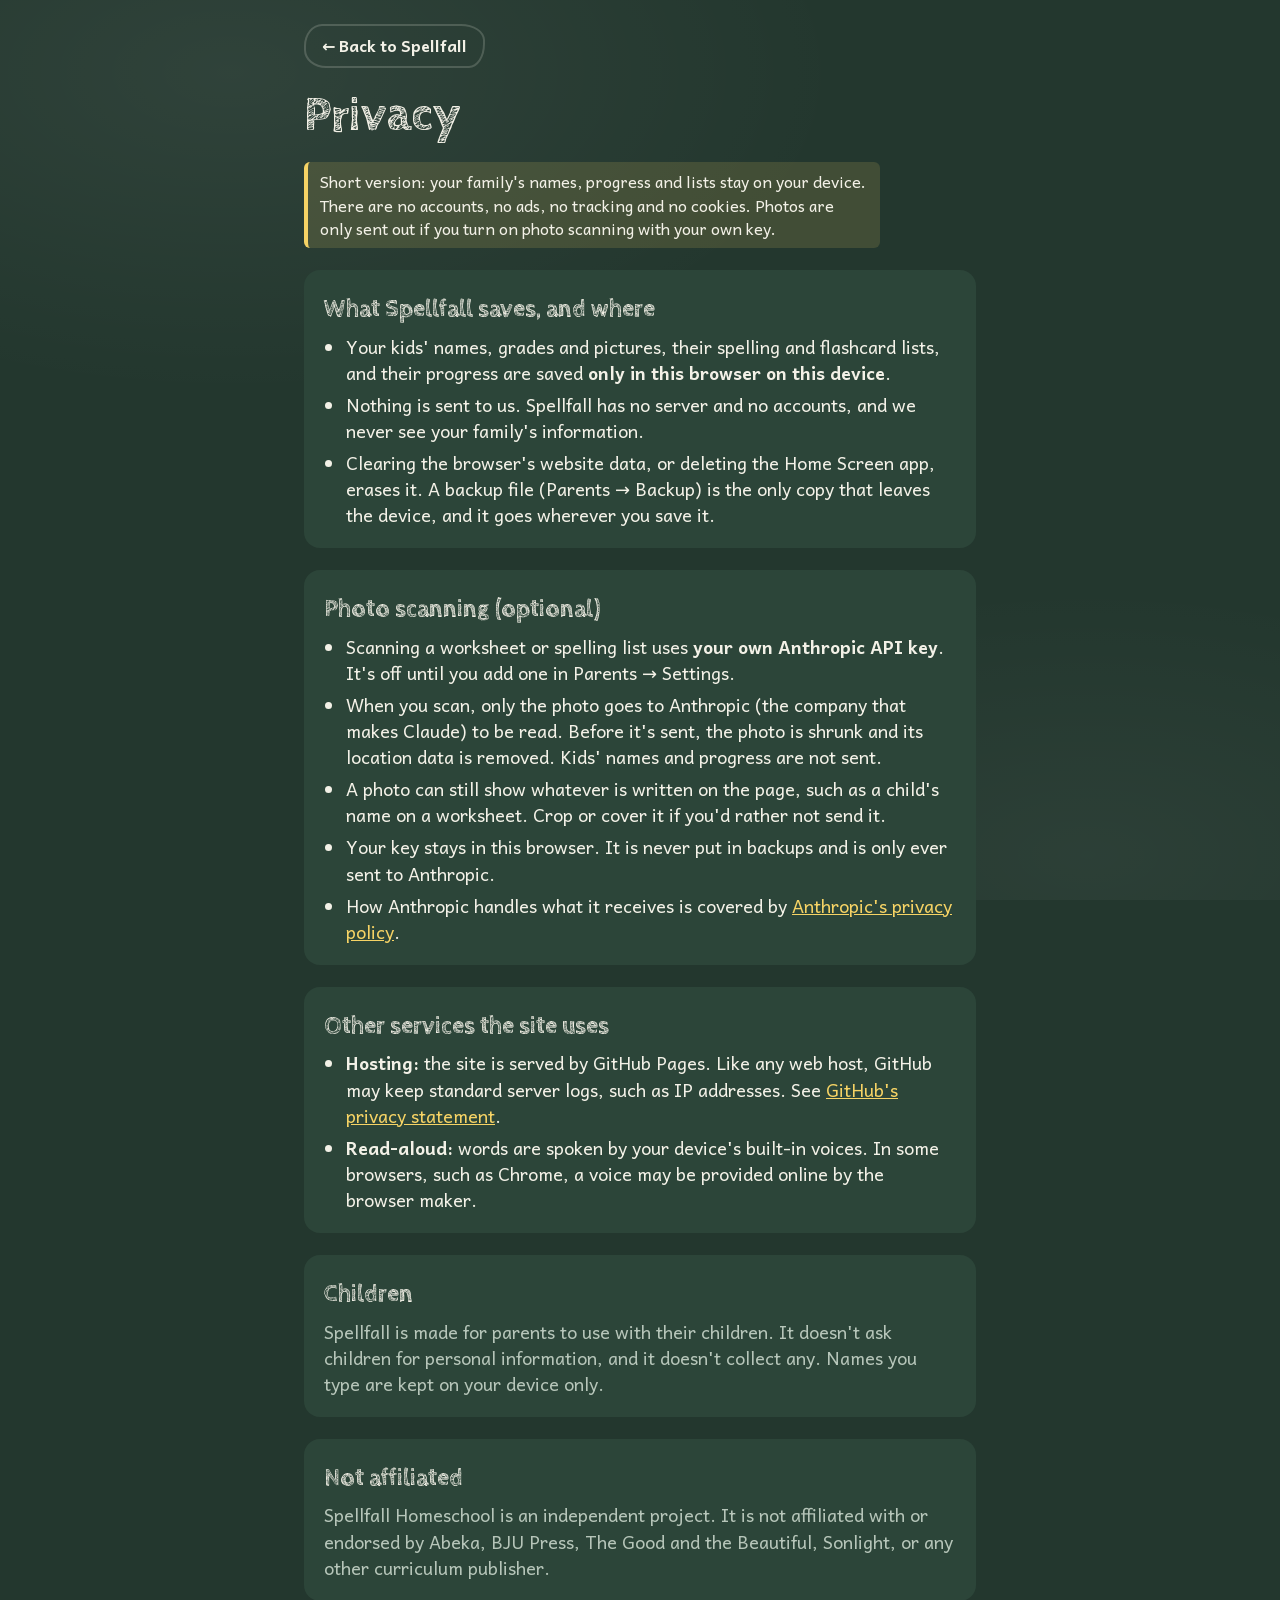
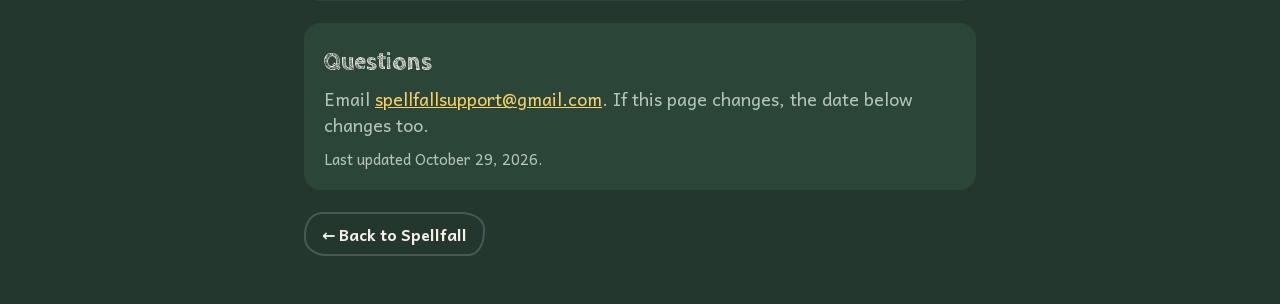
<file: privacy.html>
<!doctype html>
<html lang="en">
<head>
<meta charset="utf-8">
<meta name="viewport" content="width=device-width,initial-scale=1,viewport-fit=cover">
<meta http-equiv="Content-Security-Policy" content="default-src 'self'; script-src 'none'; style-src 'self' 'unsafe-inline'; font-src 'self'; img-src 'self'; object-src 'none'; base-uri 'self'">
<title>Privacy · Spellfall Homeschool</title>
<link rel="manifest" href="manifest.webmanifest">
<link rel="icon" href="icons/favicon-32.png">
<link rel="apple-touch-icon" href="icons/apple-touch-icon.png">
<meta name="theme-color" content="#23372E">
<link rel="stylesheet" href="css/fonts.css">
<link rel="stylesheet" href="css/hub.css">
<style>
.doc{max-width:720px}
.doc h2{margin-top:6px}
.doc p,.doc li{max-width:64ch}
.doc ul{margin:0;padding-left:22px;display:flex;flex-direction:column;gap:6px}
.doc section{display:flex;flex-direction:column;gap:10px}
</style>
</head>
<body>
<main class="wrap doc">
  <a class="btn ghost small back" href="./">← Back to Spellfall</a>
  <h1 class="h1">Privacy</h1>
  <p class="note">Short version: your family's names, progress and lists stay on your device. There are no accounts, no ads, no tracking and no cookies. Photos are only sent out if you turn on photo scanning with your own key.</p>

  <section class="card">
    <h2 class="h3">What Spellfall saves, and where</h2>
    <ul>
      <li>Your kids' names, grades and pictures, their spelling and flashcard lists, and their progress are saved <b>only in this browser on this device</b>.</li>
      <li>Nothing is sent to us. Spellfall has no server and no accounts, and we never see your family's information.</li>
      <li>Clearing the browser's website data, or deleting the Home Screen app, erases it. A backup file (Parents → Backup) is the only copy that leaves the device, and it goes wherever you save it.</li>
    </ul>
  </section>

  <section class="card">
    <h2 class="h3">Photo scanning (optional)</h2>
    <ul>
      <li>Scanning a worksheet or spelling list uses <b>your own Anthropic API key</b>. It's off until you add one in Parents → Settings.</li>
      <li>When you scan, only the photo goes to Anthropic (the company that makes Claude) to be read. Before it's sent, the photo is shrunk and its location data is removed. Kids' names and progress are not sent.</li>
      <li>A photo can still show whatever is written on the page, such as a child's name on a worksheet. Crop or cover it if you'd rather not send it.</li>
      <li>Your key stays in this browser. It is never put in backups and is only ever sent to Anthropic.</li>
      <li>How Anthropic handles what it receives is covered by <a href="https://www.anthropic.com/legal/privacy" target="_blank" rel="noopener">Anthropic's privacy policy</a>.</li>
    </ul>
  </section>

  <section class="card">
    <h2 class="h3">Other services the site uses</h2>
    <ul>
      <li><b>Hosting:</b> the site is served by GitHub Pages. Like any web host, GitHub may keep standard server logs, such as IP addresses. See <a href="https://docs.github.com/en/site-policy/privacy-policies/github-general-privacy-statement" target="_blank" rel="noopener">GitHub's privacy statement</a>.</li>
      <li><b>Read-aloud:</b> words are spoken by your device's built-in voices. In some browsers, such as Chrome, a voice may be provided online by the browser maker.</li>
    </ul>
  </section>

  <section class="card">
    <h2 class="h3">Children</h2>
    <p class="muted">Spellfall is made for parents to use with their children. It doesn't ask children for personal information, and it doesn't collect any. Names you type are kept on your device only.</p>
  </section>

  <section class="card">
    <h2 class="h3">Not affiliated</h2>
    <p class="muted">Spellfall Homeschool is an independent project. It is not affiliated with or endorsed by Abeka, BJU Press, The Good and the Beautiful, Sonlight, or any other curriculum publisher.</p>
  </section>

  <section class="card">
    <h2 class="h3">Questions</h2>
    <p class="muted">Email <a href="mailto:spellfallsupport@gmail.com">spellfallsupport@gmail.com</a>. If this page changes, the date below changes too.</p>
    <p class="fine">Last updated October 29, 2026.</p>
  </section>
  <a class="btn ghost small back" href="./">← Back to Spellfall</a>
</main>
</body>
</html>
</file>
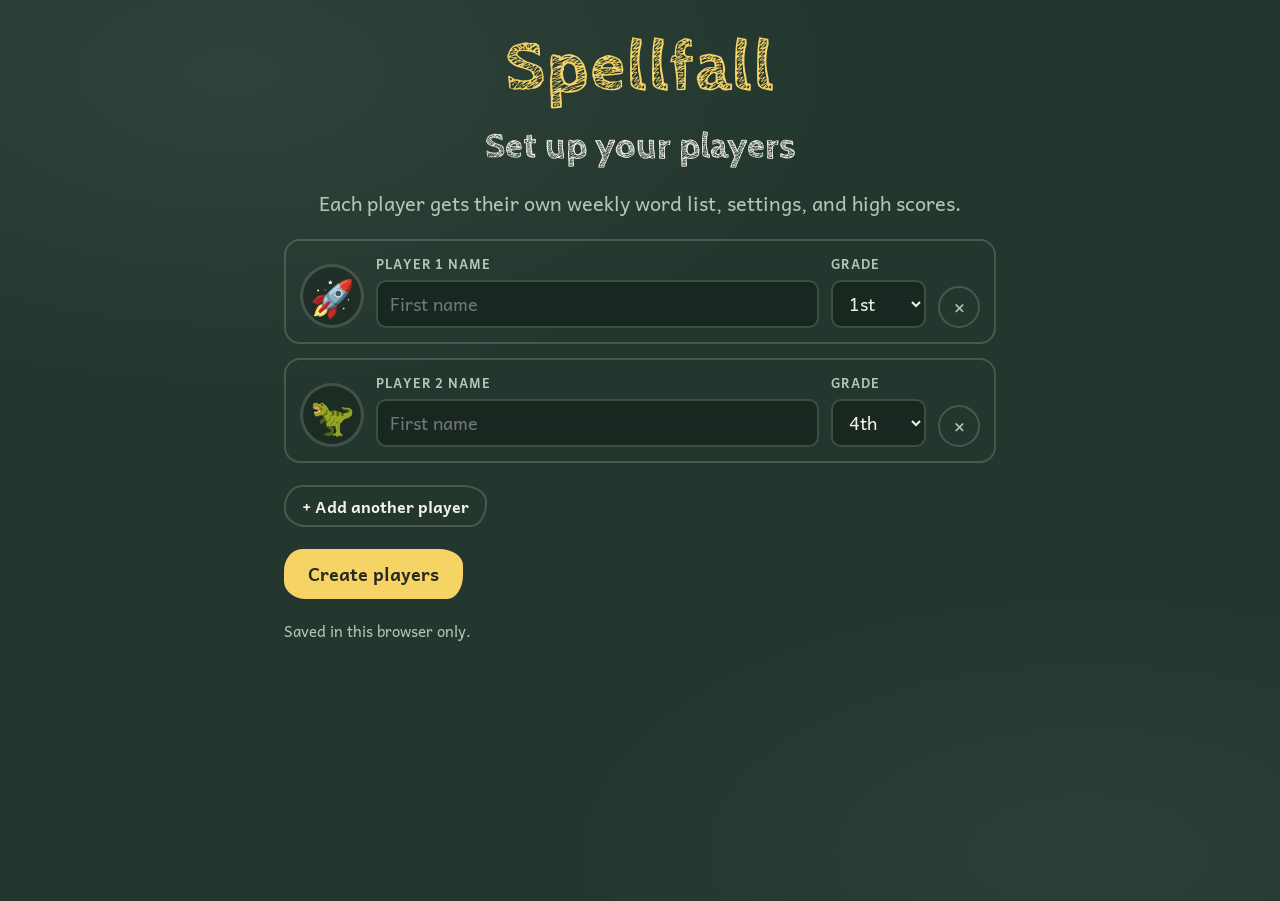
<file: spellfall-artifact-original.html>
<!doctype html><html><head><meta charset=utf8><meta name=viewport content="width=device-width,initial-scale=1,viewport-fit=cover"><style>:root{color-scheme:light;box-sizing:border-box;padding-top:env(safe-area-inset-top,0px);padding-bottom:env(safe-area-inset-bottom,0px)}html{scroll-padding-top:env(safe-area-inset-top,0px)}body{margin:0;padding:0;font:14px -apple-system,BlinkMacSystemFont,sans-serif;background:#faf9f5;color:#141413}img{max-width:100%}[hidden]:not([hidden=until-found i]){display:none!important}</style></head><body>
<title>Spellfall</title>
<link rel="preconnect" href="https://fonts.googleapis.com">
<link rel="preconnect" href="https://fonts.gstatic.com" crossorigin>
<link rel="stylesheet" href="https://fonts.googleapis.com/css2?family=Andika:wght@400;700&family=Cabin+Sketch:wght@400;700&display=swap">
<style>
/* Layout: a one-screen chalkboard app. Menus are chalk on slate; the game is a full-bleed canvas world over a wooden chalk-tray where the typing happens. Word lists sit on primary-grade handwriting paper. */
:root{
  --board:#23372E; --board-deep:#182820; --panel:#2C4539; --panel-2:#34524A;
  --chalk:#F3F1E7; --chalk-dim:#B6C5B9; --chalk-faint:rgba(243,241,231,.18);
  --yellow:#F6D365; --pink:#F4A3A8; --blue:#93CBEA; --green:#A3E4A8; --orange:#F7B267; --lilac:#C9B6F2;
  --paper:#FBFAF3; --paper-blue:#8DB3DF; --paper-red:#E07A80; --ink:#26303A; --ink-soft:#5F6B77;
  --wood:#7A4E33; --wood-hi:#A06C48; --wood-dk:#553421;
  --good:#1F9D5A; --bad:#D8434B; --on-yellow:#2B2A1E;
  --f-display:"Cabin Sketch","Chalkboard SE","Marker Felt","Comic Sans MS",cursive;
  --f-body:"Andika","Avenir Next","Segoe UI",system-ui,sans-serif;
  --chalk-r:18px 24px 16px 22px / 22px 16px 24px 18px;
  color-scheme:dark;
}
*{box-sizing:border-box}
html{height:100%;background:var(--board)}
body{height:100%;margin:0;background:var(--board);color:var(--chalk);font-family:var(--f-body);font-size:18px;line-height:1.4;overflow:hidden;-webkit-tap-highlight-color:transparent;-webkit-text-size-adjust:100%}
button{font:inherit;color:inherit;cursor:pointer;border:0;background:none;padding:0;touch-action:manipulation}
input,select,textarea{font:inherit}
:focus-visible{outline:3px solid var(--yellow);outline-offset:3px}
.vh{position:absolute!important;width:1px;height:1px;opacity:0;overflow:hidden;clip:rect(0 0 0 0);pointer-events:none}

#app{position:relative;height:100%;overflow:hidden;background:
  radial-gradient(80% 60% at 18% 8%,rgba(255,255,255,.06),transparent 60%),
  radial-gradient(70% 50% at 85% 95%,rgba(255,255,255,.045),transparent 60%),var(--board)}
.screen{position:absolute;inset:0;overflow-y:auto;overflow-x:hidden;-webkit-overflow-scrolling:touch}
.wrap{position:relative;z-index:1;max-width:1100px;margin:0 auto;padding-block:28px 40px;padding-inline:24px;display:flex;flex-direction:column;gap:22px;min-height:100%}
.wrap.narrow{max-width:760px}
.wrap.wide{max-width:1180px}
@media (max-width:560px){.wrap{padding-inline:16px;padding-block:20px 32px}}
.center{display:grid;place-items:center}
.row{display:flex;flex-wrap:wrap;gap:12px;align-items:center}
.fine{font-size:15px;color:var(--chalk-dim);margin:0}
.muted{color:var(--chalk-dim);margin:0}

/* Type */
.logo{font-family:var(--f-display);font-weight:700;font-size:clamp(60px,12vw,128px);line-height:.9;color:var(--yellow);text-align:center;margin:8px 0 0;letter-spacing:.01em}
.logo span{display:inline-block;animation:drop .9s cubic-bezier(.3,1.5,.5,1) both}
.logo.sm{font-size:clamp(44px,8vw,72px)}
.tag{text-align:center;color:var(--chalk-dim);font-size:20px;margin:0;text-wrap:balance}
.who{font-family:var(--f-display);font-weight:700;font-size:36px;line-height:1.05;text-align:center;margin:6px 0 0;text-wrap:balance}
.h3{font-family:var(--f-display);font-weight:700;font-size:28px;margin:0 0 12px}
@keyframes drop{from{transform:translateY(-80px) rotate(-8deg);opacity:0}to{transform:none;opacity:1}}

/* Buttons */
.btn{display:inline-flex;align-items:center;justify-content:center;gap:10px;min-height:50px;padding:10px 22px;border-radius:var(--chalk-r);border:2.5px solid var(--chalk);font-weight:700;font-size:18px;color:var(--chalk);transition:transform .12s,background-color .12s;text-decoration:none;user-select:none;-webkit-user-select:none}
.btn:hover{background:rgba(255,255,255,.08)}
.btn:active{transform:scale(.97)}
.btn.primary{background:var(--yellow);border-color:var(--yellow);color:var(--on-yellow)}
.btn.primary:hover{background:#FADF86}
.btn.big{font-family:var(--f-display);font-size:42px;min-height:88px;padding:10px 48px}
.btn.small{min-height:42px;font-size:16px;padding:6px 16px}
.btn.ghost{border-color:var(--chalk-faint)}
.btn.danger{border-color:#E88A8A;color:#FFC2C2}
.btn[disabled]{opacity:.4;cursor:not-allowed;transform:none}

.hold{position:relative;display:inline-flex;align-items:center;gap:10px;padding:8px 16px 8px 10px;border:2px dashed var(--chalk-faint);border-radius:999px;color:var(--chalk-dim);font-size:16px;user-select:none;-webkit-user-select:none;-webkit-touch-callout:none;touch-action:none}
.hold .ring{width:26px;height:26px;border-radius:50%;background:conic-gradient(var(--yellow) calc(var(--p,0)*360deg),rgba(255,255,255,.14) 0);display:grid;place-items:center;flex:none}
.hold .ring::after{content:"";width:17px;height:17px;border-radius:50%;background:var(--board)}

/* Home */
.drift{position:absolute;inset:0;overflow:hidden;pointer-events:none;z-index:0}
.drift span{position:absolute;top:-12%;font-family:var(--f-display);font-weight:700;opacity:.12;animation:fall linear infinite}
@keyframes fall{to{transform:translateY(125vh) rotate(50deg)}}
.players{display:grid;grid-template-columns:repeat(auto-fit,minmax(250px,320px));justify-content:center;gap:24px;margin-top:4px}
.pcard{position:relative;display:flex;flex-direction:column;align-items:center;gap:6px;padding:28px 20px 22px;border:3px solid var(--pc);border-radius:var(--chalk-r);background:rgba(0,0,0,.14);transition:transform .15s,background-color .15s;text-align:center;min-width:0}
.pcard:hover{transform:translateY(-3px) rotate(-.5deg);background:rgba(255,255,255,.06)}
.pav{width:112px;height:112px;border-radius:50%;display:grid;place-items:center;font-size:62px;line-height:1;background:rgba(0,0,0,.2);box-shadow:inset 0 0 0 4px var(--pc);flex:none}
.pname{font-family:var(--f-display);font-weight:700;font-size:42px;line-height:1.05;color:var(--pc);margin-top:6px;overflow-wrap:anywhere}
.pmeta{color:var(--chalk-dim);font-size:17px}
.pbest{font-size:17px;color:var(--chalk-dim)}
.pbest b{font-family:var(--f-display);font-size:26px;color:var(--chalk);margin-left:4px}
@media (max-width:560px){.pcard{padding:20px 16px 16px}.pav{width:84px;height:84px;font-size:46px}.pname{font-size:34px}.players{grid-template-columns:minmax(0,1fr)}}
.pkey{position:absolute;top:10px;left:12px;font-size:14px;border:1.5px solid var(--chalk-faint);border-radius:6px;padding:0 7px;color:var(--chalk-dim)}
.foot{margin-top:auto;display:flex;justify-content:space-between;align-items:center;gap:12px;flex-wrap:wrap;color:var(--chalk-dim);font-size:15px;padding-top:12px}

/* Setup */
.srows{display:flex;flex-direction:column;gap:14px}
.srow{display:flex;gap:12px;align-items:flex-end;flex-wrap:wrap;padding:14px;border:2px solid var(--chalk-faint);border-radius:16px}
.savatar{width:64px;height:64px;border-radius:50%;background:rgba(0,0,0,.2);font-size:36px;display:grid;place-items:center;box-shadow:inset 0 0 0 3px var(--chalk-faint);flex:none}
.grow{flex:1;min-width:160px}
.x{width:42px;height:42px;border-radius:50%;border:2px solid var(--chalk-faint);font-size:22px;line-height:1;color:var(--chalk-dim)}

/* Lobby */
.topbar{display:flex;align-items:center;gap:14px;flex-wrap:wrap}
.me{display:flex;align-items:center;gap:14px;margin-right:auto;min-width:0}
.me .pav{width:68px;height:68px;font-size:38px}
.me h2{font-family:var(--f-display);font-weight:700;font-size:44px;margin:0;line-height:1;color:var(--pc);overflow-wrap:anywhere}
.me small{display:block;color:var(--chalk-dim);font-size:16px;margin-top:2px}
.lobby{display:grid;grid-template-columns:minmax(0,1.05fr) minmax(0,1fr);gap:32px;align-items:start}
@media (max-width:860px){.lobby{grid-template-columns:minmax(0,1fr)}}
.themes{display:grid;grid-template-columns:repeat(3,minmax(0,1fr));gap:12px}
@media (max-width:480px){.themes{grid-template-columns:minmax(0,1fr)}.tcard{flex-direction:row!important;align-items:center}.tcard canvas{width:120px!important;flex:none}}
.tcard{display:flex;flex-direction:column;gap:6px;padding:8px 8px 12px;border-radius:14px;border:3px solid transparent;background:rgba(0,0,0,.2);text-align:left;min-width:0;transition:border-color .15s,transform .15s}
.tcard:hover{transform:translateY(-2px)}
.tcard canvas{width:100%;max-width:100%;aspect-ratio:4/3;border-radius:9px;display:block;background:var(--board-deep)}
.tcard b{font-size:18px;line-height:1.2;padding-inline:4px}
.tcard span{font-size:14px;color:var(--chalk-dim);line-height:1.3;padding-inline:4px}
.tcard[aria-pressed="true"]{border-color:var(--yellow);background:rgba(246,211,101,.1)}
.playzone{display:flex;flex-direction:column;align-items:flex-start;gap:10px;margin-top:24px}
.summary{color:var(--chalk-dim);font-size:16px;margin:0}

/* Handwriting paper */
.paper{position:relative;background:var(--paper);color:var(--ink);border-radius:4px;padding:16px 18px 18px 56px;box-shadow:0 1px 0 rgba(0,0,0,.2),0 18px 40px rgba(0,0,0,.3);transform:rotate(.5deg)}
.paper::before{content:"";position:absolute;left:42px;top:0;bottom:0;width:2px;background:var(--paper-red);opacity:.55}
.paper::after{content:"";position:absolute;left:6px;top:0;bottom:0;width:26px;background:radial-gradient(circle at 13px 50%,var(--board-deep) 0 7px,transparent 7.5px) 0 0/26px 33.33% repeat-y;opacity:.85}
.paper-title{display:flex;justify-content:space-between;gap:10px;font-weight:700;font-size:17px;color:var(--ink-soft);margin-bottom:12px}
.lines{display:grid;grid-template-columns:repeat(auto-fill,minmax(170px,1fr));column-gap:22px;row-gap:16px}
.line{position:relative;height:44px;width:100%;border-top:2px solid var(--paper-blue);border-bottom:2px solid var(--paper-red);display:flex;align-items:flex-end;padding:0 4px;font-size:33px;line-height:1;color:var(--ink);text-align:left;border-radius:0}
.line::before{content:"";position:absolute;left:0;right:0;top:50%;border-top:2px dashed var(--paper-blue);opacity:.75}
.line span{position:relative;transform:translateY(.2em);white-space:nowrap;overflow:hidden;text-overflow:ellipsis;max-width:100%}
.line:hover{background:rgba(141,179,223,.14)}
.line.sm{font-size:28px;height:38px}
.paper-hint{margin:14px 0 0;font-size:14px;color:var(--ink-soft)}
.paper-empty p{margin:0 0 6px;font-size:22px;font-weight:700}
.paper-empty .fine{color:var(--ink-soft);font-size:16px;font-weight:400}

/* Game */
#scr-game{overflow:hidden;display:flex;flex-direction:column;background:#0A0F1E}
.stage{position:relative;flex:1;min-height:0}
#cv{position:absolute;inset:0;width:100%;height:100%;display:block;touch-action:none}
.hud{position:absolute;top:0;left:0;right:0;display:grid;grid-template-columns:1fr auto 1fr;align-items:start;gap:12px;padding:12px 16px;pointer-events:none;color:#fff;text-shadow:0 2px 6px rgba(0,0,0,.55);z-index:2}
.hud .score{font-family:var(--f-display);font-weight:700;font-size:46px;line-height:1;font-variant-numeric:tabular-nums}
.hud .combo{display:inline-block;font-size:16px;font-weight:700;background:rgba(0,0,0,.3);border-radius:999px;padding:3px 12px;margin-top:6px;text-shadow:none}
.hud-c{font-family:var(--f-display);font-weight:700;font-size:26px;padding-top:6px}
.hud-r{display:flex;justify-content:flex-end;align-items:center;gap:12px}
.lives{display:flex;gap:3px;align-items:center;font-size:24px;font-weight:700;color:#FF7A7A}
.lives .lost{color:rgba(255,255,255,.28)}
.lives svg{display:block;filter:drop-shadow(0 2px 3px rgba(0,0,0,.4))}
.pbtn{pointer-events:auto;width:48px;height:48px;border-radius:50%;background:rgba(0,0,0,.3);display:grid;place-items:center;color:#fff}
.tray{flex:none;display:flex;align-items:center;gap:14px;padding:12px 18px calc(12px + env(safe-area-inset-bottom,0px));background:linear-gradient(var(--wood-hi),var(--wood) 16%,var(--wood-dk));box-shadow:0 -3px 0 rgba(0,0,0,.28);position:relative;z-index:3}
.tray-who{font-size:36px;line-height:1;flex:none}
#type{flex:1;min-width:0;height:66px;border-radius:12px;border:3px solid rgba(0,0,0,.25);background:var(--paper);color:var(--ink);font-family:var(--f-body);font-weight:700;font-size:38px;padding:0 18px;letter-spacing:.05em;caret-color:var(--good);outline:none}
#type:focus{border-color:var(--yellow)}
#type.bad{animation:shake .28s;border-color:var(--bad);background:#FFECEC}
@keyframes shake{25%{transform:translateX(-8px)}50%{transform:translateX(7px)}75%{transform:translateX(-4px)}}
.hint{color:#F8E7D4;font-size:15px;max-width:230px;line-height:1.3}
@media (max-width:640px){.hint{display:none}.hud{padding:10px 12px;gap:8px}.hud .score{font-size:34px}.hud-c{font-size:18px}.lives{font-size:16px;gap:2px}.pbtn{width:40px;height:40px}.tray{padding-inline:12px;gap:10px}.tray-who{font-size:28px}#type{height:58px;font-size:32px}}
.hud-c{white-space:nowrap}
.overlay{position:absolute;inset:0;display:grid;place-items:center;background:rgba(8,12,20,.5);z-index:4;padding:16px}
.count{font-family:var(--f-display);font-weight:700;font-size:min(34vw,210px);line-height:1;color:#fff;text-shadow:0 8px 0 rgba(0,0,0,.25);animation:pulse .75s ease-out}
@keyframes pulse{from{transform:scale(1.5);opacity:0}30%{opacity:1}to{transform:scale(1)}}
.pausebox{background:var(--board);border-radius:var(--chalk-r);padding:28px 32px;display:flex;flex-direction:column;gap:14px;align-items:center;border:3px solid var(--chalk-faint);max-width:420px;width:100%;text-align:center}
.pausebox h2{font-family:var(--f-display);font-size:48px;margin:0;line-height:1}
.pausebox p{margin:0;color:var(--chalk-dim)}

/* Results */
.res-score{font-family:var(--f-display);font-weight:700;font-size:clamp(80px,16vw,150px);line-height:.95;color:var(--yellow);text-align:center;font-variant-numeric:tabular-nums}
.res-sub{text-align:center;color:var(--chalk-dim);margin:-8px 0 0}
.newbest{align-self:center;background:var(--pink);color:#3A1E22;font-weight:700;padding:6px 16px;border-radius:999px;transform:rotate(-2deg)}
.stats{display:grid;grid-template-columns:repeat(4,minmax(0,1fr));gap:14px}
@media (max-width:560px){.stats{grid-template-columns:repeat(2,minmax(0,1fr))}}
.stat{border-top:2px solid var(--chalk-faint);padding-top:8px}
.stat b{display:block;font-family:var(--f-display);font-size:36px;line-height:1.1;font-variant-numeric:tabular-nums}
.stat span{color:var(--chalk-dim);font-size:15px}
.confetti{position:absolute;inset:0;pointer-events:none;overflow:hidden;z-index:2}
.confetti i{position:absolute;top:-20px;width:10px;height:16px;border-radius:2px;animation:conf 2.6s cubic-bezier(.2,.6,.4,1) forwards}
@keyframes conf{to{transform:translateY(110vh) rotate(720deg);opacity:.8}}

/* Grown-ups */
.gtitle{font-family:var(--f-display);font-weight:700;font-size:44px;margin:0 auto 0 0;line-height:1}
.ptabs{display:flex;flex-wrap:wrap;gap:10px}
.ptab{display:inline-flex;align-items:center;gap:8px;min-height:48px;padding:4px 16px 4px 6px;border-radius:999px;border:2px solid var(--chalk-faint);font-weight:700}
.ptab .av{width:38px;height:38px;border-radius:50%;display:grid;place-items:center;font-size:22px;background:rgba(0,0,0,.2)}
.ptab[aria-pressed="true"]{border-color:var(--pc);background:rgba(255,255,255,.08);color:var(--pc)}
.ptab.add{padding:4px 16px;color:var(--chalk-dim);font-weight:400}
.gp-grid{display:grid;grid-template-columns:minmax(0,1.1fr) minmax(0,1fr);gap:20px;align-items:start}
@media (max-width:900px){.gp-grid{grid-template-columns:minmax(0,1fr)}}
.col{display:flex;flex-direction:column;gap:20px;min-width:0}
.card{background:var(--panel);border-radius:16px;padding:20px;display:flex;flex-direction:column;gap:14px;min-width:0}
.card h3{font-family:var(--f-display);font-weight:700;font-size:28px;margin:0;line-height:1.1}
.lbl{font-size:13px;letter-spacing:.07em;text-transform:uppercase;color:var(--chalk-dim);font-weight:700}
.field{display:flex;flex-direction:column;gap:7px;min-width:0}
.inp{height:48px;border-radius:10px;border:2px solid var(--chalk-faint);background:var(--board-deep);color:var(--chalk);padding:0 12px;font-size:18px;width:100%}
.inp:focus{border-color:var(--yellow);outline:none}
textarea.inp{height:auto;min-height:230px;padding:10px 12px;line-height:1.55;resize:vertical}
select.inp{padding-right:28px}
.chips{display:flex;flex-wrap:wrap;gap:8px}
.chip{min-height:42px;padding:6px 15px;border-radius:999px;border:2px solid var(--chalk-faint);font-size:16px}
.chip small{color:var(--chalk-dim);font-size:13px;margin-left:4px}
.chip[aria-pressed="true"]{background:var(--yellow);border-color:var(--yellow);color:var(--on-yellow);font-weight:700}
.chip[aria-pressed="true"] small{color:#5A5330}
.tog{display:flex;align-items:center;gap:12px;min-height:44px;font-size:17px;text-align:left}
.tog .knob{width:52px;height:30px;border-radius:999px;background:rgba(255,255,255,.18);position:relative;flex:none;transition:background-color .15s}
.tog .knob::after{content:"";position:absolute;top:3px;left:3px;width:24px;height:24px;border-radius:50%;background:var(--chalk);transition:transform .15s}
.tog[aria-pressed="true"] .knob{background:var(--good)}
.tog[aria-pressed="true"] .knob::after{transform:translateX(22px)}
.wl-head{display:flex;justify-content:space-between;align-items:flex-start;gap:12px}
.wl-head b{font-size:20px;display:block}
.wl-head small{color:var(--chalk-dim);font-size:15px}
.wordchips{display:flex;flex-wrap:wrap;gap:6px}
.wchip{background:var(--paper);color:var(--ink);border-radius:6px;padding:3px 10px;font-size:19px;font-weight:700}
.note{background:rgba(246,211,101,.14);border-left:4px solid var(--yellow);padding:8px 12px;border-radius:6px;margin:0;font-size:16px}
.err{background:rgba(216,67,75,.18);border-left:4px solid var(--bad);padding:8px 12px;border-radius:6px;margin:0;font-size:16px}
.scanbox{display:flex;gap:14px;align-items:center;flex-wrap:wrap}
.scanbox img{width:88px;height:88px;object-fit:cover;border-radius:8px;border:2px solid var(--chalk-faint)}
.spin{width:22px;height:22px;border-radius:50%;border:3px solid var(--chalk-faint);border-top-color:var(--yellow);animation:rot 1s linear infinite;flex:none}
@keyframes rot{to{transform:rotate(360deg)}}
.kpis{display:grid;grid-template-columns:repeat(3,minmax(0,1fr));gap:12px}
.kpis b{display:block;font-family:var(--f-display);font-size:32px;line-height:1.1;font-variant-numeric:tabular-nums}
.kpis span{font-size:14px;color:var(--chalk-dim)}
.tablewrap{overflow-x:auto}
table.games{width:100%;border-collapse:collapse;font-variant-numeric:tabular-nums;font-size:15px}
table.games th{text-align:left;color:var(--chalk-dim);font-weight:700;font-size:12px;text-transform:uppercase;letter-spacing:.06em}
table.games td,table.games th{padding:7px 8px;border-bottom:1px solid var(--chalk-faint);white-space:nowrap}
.tricky{list-style:none;margin:0;padding:0;display:flex;flex-direction:column;gap:6px}
.tricky li{display:flex;justify-content:space-between;gap:12px;flex-wrap:wrap;padding:6px 10px;border-radius:8px;background:rgba(0,0,0,.16)}
.tricky b{font-size:19px}
.tricky span{color:var(--chalk-dim);font-size:15px}
.past{list-style:none;margin:0;padding:0;display:flex;flex-direction:column;gap:8px}
.past li{display:flex;justify-content:space-between;align-items:center;gap:12px;flex-wrap:wrap;padding:8px 10px;border-radius:10px;background:rgba(0,0,0,.16)}
.past small{display:block;color:var(--chalk-dim);font-size:14px}
.avatars{display:flex;flex-wrap:wrap;gap:6px}
.avatars button{width:46px;height:46px;border-radius:50%;font-size:26px;display:grid;place-items:center;background:rgba(0,0,0,.18)}
.avatars button[aria-pressed="true"]{box-shadow:inset 0 0 0 3px var(--yellow);background:rgba(246,211,101,.15)}
.swatches{display:flex;gap:10px;flex-wrap:wrap}
.swatches button{width:38px;height:38px;border-radius:50%;background:var(--sw);box-shadow:inset 0 0 0 3px rgba(0,0,0,.2)}
.swatches button[aria-pressed="true"]{box-shadow:0 0 0 3px var(--board),0 0 0 6px var(--sw)}
.two{display:grid;grid-template-columns:minmax(0,1fr) 140px;gap:12px}
@media (max-width:480px){.two{grid-template-columns:minmax(0,1fr)}}

/* Lobby mode switch + typing lessons */
.modes{display:inline-flex;gap:4px;padding:5px;border-radius:999px;background:rgba(0,0,0,.25);align-self:flex-start;flex-wrap:wrap}
.modes button{padding:8px 22px;border-radius:999px;font-family:var(--f-display);font-weight:700;font-size:24px;color:var(--chalk-dim);min-height:48px}
.modes button[aria-pressed="true"]{background:var(--yellow);color:var(--on-yellow)}
.lesson-now{display:flex;flex-direction:column;gap:2px;padding:14px 16px;border-radius:14px;background:rgba(0,0,0,.2);border-left:4px solid var(--yellow)}
.lesson-now b{font-family:var(--f-display);font-weight:700;font-size:30px;line-height:1.1}
.lesson-now p{margin:4px 0 0;color:var(--chalk-dim);font-size:16px}
.lgroup{display:flex;flex-direction:column;gap:8px}
.lgroup h4{margin:0;font-size:13px;letter-spacing:.07em;text-transform:uppercase;color:var(--chalk-dim)}
.lgrid{display:grid;grid-template-columns:repeat(auto-fill,minmax(96px,1fr));gap:10px}
.lesson{display:flex;flex-direction:column;align-items:center;gap:6px;padding:12px 6px 8px;border-radius:12px;background:rgba(0,0,0,.18);border:3px solid transparent;text-align:center;min-width:0}
.lesson:hover:not(:disabled){background:rgba(255,255,255,.06)}
.lesson[aria-pressed="true"]{border-color:var(--yellow);background:rgba(246,211,101,.1)}
.lesson:disabled{opacity:.38;cursor:not-allowed}
.lesson .ln{font-size:13px;line-height:1.2}
.kcap{display:inline-grid;place-items:center;min-width:48px;height:44px;padding:0 10px;border-radius:9px;background:var(--paper);color:var(--ink);font-weight:700;font-size:21px;line-height:1;box-shadow:0 4px 0 #B3AB94;white-space:nowrap}
.stars-sm{display:flex;gap:1px;font-size:15px;line-height:1;color:rgba(243,241,231,.25)}
.stars-sm .on,.stars-big .on{color:var(--yellow)}
.stars-big{display:flex;justify-content:center;gap:12px;font-size:68px;line-height:1;color:rgba(243,241,231,.18)}
.capsrow{display:flex;flex-wrap:wrap;gap:10px;padding-bottom:4px}
.count-tip{position:absolute;left:50%;bottom:12%;transform:translateX(-50%);width:min(640px,calc(100% - 32px));margin:0;text-align:center;color:#fff;font-size:22px;font-weight:700;line-height:1.35;text-shadow:0 2px 6px rgba(0,0,0,.65)}
.hud-c{overflow:hidden;text-overflow:ellipsis;max-width:46vw}
/* Keyboard guide */
.kbd{flex:none;display:flex;flex-direction:column;align-items:center;gap:4px;padding:8px 12px 6px;background:#15211B;border-top:2px solid rgba(0,0,0,.35);--kw:clamp(22px,6.2vw,44px);--kh:clamp(22px,4vh,32px);position:relative;z-index:3;overflow:hidden}
.krow{display:flex;gap:4px}
.k{width:var(--kw);height:var(--kh);border-radius:6px;display:grid;place-items:center;font-weight:700;font-size:clamp(11px,1.6vw,15px);color:#26303A;background:var(--fc);opacity:.4;box-shadow:0 2px 0 rgba(0,0,0,.45);position:relative;transition:transform .1s,opacity .1s}
.k.on{opacity:1;transform:translateY(-2px) scale(1.14);box-shadow:0 0 0 3px #fff,0 4px 0 rgba(0,0,0,.4);z-index:1}
.k.bump::after{content:"";position:absolute;bottom:4px;left:50%;width:10px;margin-left:-5px;height:2px;border-radius:1px;background:#26303A}
.k.wide{width:calc(var(--kw) * 2.3)}
.k.space{width:calc(var(--kw) * 6)}
.kinfo{font-size:15px;color:#EDE6D2;min-height:21px;display:flex;align-items:center;gap:8px}
.kinfo i{width:12px;height:12px;border-radius:50%;background:var(--fc);display:inline-block;flex:none}
@media (max-width:640px){.modes button{font-size:20px;padding:6px 16px}.count-tip{font-size:18px}}
/* Hidden words */
.hw{position:absolute;inset:0;display:flex;flex-direction:column;align-items:center;justify-content:center;gap:14px;padding:80px 16px 16px;z-index:2;pointer-events:none}
.hw > *{pointer-events:auto}
.hw-card{position:relative;width:min(760px,100%);padding:22px 28px 18px;background:var(--paper);border-radius:10px;box-shadow:0 18px 40px rgba(0,0,0,.35);display:flex;flex-direction:column;align-items:stretch}
.hw-line{position:relative;height:clamp(92px,17vh,150px);border-top:2px solid var(--paper-blue);border-bottom:3px solid var(--paper-red);display:flex;align-items:flex-end;justify-content:center;overflow:visible}
.hw-line::before{content:"";position:absolute;left:0;right:0;top:50%;border-top:2px dashed var(--paper-blue);opacity:.75}
.hw-word{position:relative;font-weight:700;color:var(--ink);line-height:1;transform:translateY(.2em);transition:filter .8s ease,opacity .8s ease,color .3s;white-space:nowrap}
.hw-word.hidden{filter:blur(18px);opacity:.4}
.hw-word.right{color:var(--good)}
#hw-cv{position:absolute;left:-24px;top:-24px;width:calc(100% + 48px);height:calc(100% + 48px);pointer-events:none}
.hw-timer{height:6px;margin-top:14px;border-radius:3px;background:rgba(38,48,58,.12);overflow:hidden}
.hw-timer i{display:block;height:100%;background:var(--yellow);transform-origin:left center}
.hw-msg{color:#fff;font-size:22px;font-weight:700;text-align:center;text-shadow:0 2px 6px rgba(0,0,0,.6);min-height:30px;max-width:760px;text-wrap:balance}
.hw-answer{display:flex;flex-wrap:wrap;justify-content:center;gap:8px;min-height:62px;max-width:100%}
.hw-answer .t{min-width:46px;height:60px;padding:0 8px;border-radius:10px;background:var(--paper);color:var(--ink);font-weight:700;font-size:38px;line-height:1;display:grid;place-items:center;box-shadow:0 4px 0 #B3AB94}
.hw-answer .t.ok{background:#D9F5E1;color:#146C3C;box-shadow:0 4px 0 #8CC9A0}
.hw-answer .t.no{background:#FFE3B8;color:#8A4B00;box-shadow:0 4px 0 #E0B060;outline:3px solid #F29A4A;outline-offset:-3px}
.hw-answer .ph{color:#fff;opacity:.85;font-size:18px;align-self:center;text-shadow:0 2px 4px rgba(0,0,0,.5)}
.hw-tools{display:flex;flex-wrap:wrap;justify-content:center;gap:10px}
.hw-tools .btn{background:rgba(0,0,0,.4);border-color:rgba(255,255,255,.65);color:#fff}
.hw-tools .btn.primary{background:var(--yellow);border-color:var(--yellow);color:var(--on-yellow)}
.say-btn{flex:none;min-height:50px;padding:6px 14px;border-radius:12px;background:rgba(0,0,0,.28);color:#FFF6E6;font-weight:700;font-size:16px;display:inline-flex;align-items:center;gap:8px}
.say-help{position:absolute;right:16px;bottom:12px;z-index:5;width:min(380px,calc(100% - 32px));background:var(--paper);color:var(--ink);border-radius:14px;padding:16px 18px;box-shadow:0 12px 30px rgba(0,0,0,.4);font-size:17px;line-height:1.45}
.say-help b{display:block;font-size:19px;margin-bottom:6px}
.say-help ol{margin:0;padding-left:22px;display:flex;flex-direction:column;gap:4px}
.say-help p{margin:8px 0 0;color:var(--ink-soft);font-size:15px}
.say-help kbd{font-family:inherit;font-weight:700;border:1.5px solid #B3AB94;border-bottom-width:3px;border-radius:6px;padding:0 6px;background:#fff}
@media (max-width:640px){.hw{padding-top:70px;gap:10px}.hw-msg{font-size:18px}.hw-answer .t{min-width:36px;height:48px;font-size:30px}.say-btn span{display:none}}
.modal{position:fixed;inset:0;background:rgba(0,0,0,.55);display:grid;place-items:center;z-index:50;padding:16px}
.modal .box{background:var(--board);border:3px solid var(--chalk-faint);border-radius:18px;padding:24px;max-width:440px;width:100%;display:flex;flex-direction:column;gap:16px}
.modal p{margin:0;font-size:19px}
.toast{position:fixed;left:50%;bottom:calc(24px + env(safe-area-inset-bottom,0px));transform:translateX(-50%);background:var(--paper);color:var(--ink);padding:10px 18px;border-radius:12px;font-weight:700;z-index:60;box-shadow:0 8px 24px rgba(0,0,0,.35);max-width:calc(100% - 32px);text-align:center}

@media (prefers-reduced-motion:reduce){
  .logo span,.count,.confetti i{animation:none}
  .drift span{animation:none;top:auto}
  .pcard,.tcard,.btn{transition:none}
}
</style>

<div id="app">
  <section id="scr-loading" class="screen center">
    <div class="wrap" style="justify-content:center">
      <div class="logo">Spellfall</div>
      <p class="tag">Getting the chalk ready…</p>
    </div>
  </section>

  <section id="scr-setup" class="screen" hidden>
    <div class="wrap narrow">
      <div class="logo sm">Spellfall</div>
      <h1 class="who">Set up your players</h1>
      <p class="tag">Each player gets their own weekly word list, settings, and high scores.</p>
      <div id="setup-rows" class="srows"></div>
      <div class="row"><button class="btn ghost small" data-act="s-add">+ Add another player</button></div>
      <div class="row"><button class="btn primary" id="s-create">Create players</button></div>
      <p class="fine" id="s-store"></p>
    </div>
  </section>

  <section id="scr-home" class="screen" hidden>
    <div class="drift" id="drift" aria-hidden="true"></div>
    <div class="wrap">
      <h1 class="logo" aria-label="Spellfall"><span>S</span><span>p</span><span>e</span><span>l</span><span>l</span><span>f</span><span>a</span><span>l</span><span>l</span></h1>
      <p class="tag">Type the falling words before they land.</p>
      <h2 class="who">Who's playing?</h2>
      <div class="players" id="players"></div>
      <div class="foot"><span id="h-store"></span><button class="hold" data-hold="home"><span class="ring"></span>Grown-ups · press and hold</button></div>
    </div>
  </section>

  <section id="scr-lobby" class="screen" hidden>
    <div class="wrap">
      <div class="topbar">
        <button class="btn ghost small" data-act="home">← Players</button>
        <div class="me"><span class="pav" id="l-av"></span><div><h2 id="l-name"></h2><small id="l-sub"></small></div></div>
        <button class="hold" data-hold="lobby"><span class="ring"></span>Grown-ups</button>
      </div>
      <div class="modes" id="l-modes" role="group" aria-label="Game type"></div>
      <div class="lobby">
        <div class="col">
          <div>
            <h3 class="h3">Pick your world</h3>
            <div class="themes" id="l-themes"></div>
          </div>
          <div class="playzone">
            <button class="btn primary big" id="play">Play!</button>
            <p class="summary" id="l-summary"></p>
            <p class="summary" id="l-last"></p>
          </div>
        </div>
        <div class="col" id="l-words">
          <h3 class="h3" style="margin:0">This week's words</h3>
          <div class="paper" id="l-paper"></div>
        </div>
        <div class="col" id="l-lessons" hidden></div>
      </div>
    </div>
  </section>

  <section id="scr-game" class="screen" hidden>
    <div class="stage" id="stage">
      <canvas id="cv"></canvas>
      <div class="hw" id="hw" hidden>
        <div class="hw-card" id="hw-card">
          <div class="hw-line"><span class="hw-word" id="hw-word"></span></div>
          <canvas id="hw-cv" aria-hidden="true"></canvas>
          <div class="hw-timer" id="hw-timer"><i id="hw-bar"></i></div>
        </div>
        <div class="hw-msg" id="hw-msg" role="status"></div>
        <div class="hw-answer" id="hw-answer" aria-live="polite"></div>
        <div class="hw-tools">
          <button class="btn small" id="hw-hear">🔊 Hear it</button>
          <button class="btn small" id="hw-hide">Hide it</button>
          <button class="btn small" id="hw-peek">Peek</button>
          <button class="btn small primary" id="hw-check">Check</button>
          <button class="btn small primary" id="hw-next">Next word</button>
        </div>
      </div>
      <div class="say-help" id="say-help" hidden>
        <b>Spell it out loud</b>
        <ol>
          <li>Press <kbd>🌐</kbd> + <kbd>D</kbd> on the keyboard, or tap the microphone at the bottom of the screen.</li>
          <li>Say each letter slowly: “see… ay… kay… ee.”</li>
          <li>Press return to check.</li>
        </ol>
        <p>If it writes the whole word, say the letters one at a time.</p>
      </div>
      <div class="hud">
        <div class="hud-l"><div class="score" id="h-score">0</div><div class="combo" id="h-combo" hidden></div></div>
        <div class="hud-c" id="h-level">Level 1</div>
        <div class="hud-r"><div class="lives" id="h-lives"></div><button class="pbtn" id="h-pause" aria-label="Pause"><svg viewBox="0 0 24 24" width="24" height="24" aria-hidden="true"><rect x="6" y="5" width="4" height="14" rx="1.5" fill="currentColor"/><rect x="14" y="5" width="4" height="14" rx="1.5" fill="currentColor"/></svg></button></div>
      </div>
      <div class="overlay" id="ov-count" hidden><div class="count" id="count">3</div><p class="count-tip" id="count-tip" hidden></p></div>
      <div class="overlay" id="ov-pause" hidden>
        <div class="pausebox">
          <h2 id="pz-title">Paused</h2>
          <p id="pz-msg">Take a breath.</p>
          <button class="btn primary" id="pz-resume">Keep playing</button>
          <button class="btn ghost small" id="pz-end">End game</button>
        </div>
      </div>
    </div>
    <div class="kbd" id="kbd" hidden aria-hidden="true"></div>
    <div class="tray">
      <span class="tray-who" id="tray-who" aria-hidden="true"></span>
      <input id="type" type="text" autocomplete="off" autocorrect="off" autocapitalize="off" spellcheck="false" inputmode="text" enterkeyhint="done" aria-label="Type the word" maxlength="40">
      <span class="hint" id="hint"></span>
      <button class="say-btn" id="tray-say" hidden aria-controls="say-help">🎤 <span>Say it</span></button>
    </div>
  </section>

  <section id="scr-results" class="screen" hidden>
    <div class="wrap narrow">
      <h1 class="who" id="r-title"></h1>
      <div class="stars-big" id="r-stars" hidden></div>
      <div class="res-score" id="r-score">0</div>
      <p class="res-sub" id="r-sub">points</p>
      <div class="newbest" id="r-best" hidden>New high score!</div>
      <div class="stats" id="r-stats"></div>
      <div class="paper" id="r-practice"></div>
      <div class="row"><button class="btn primary big" id="r-again">Play again</button><button class="btn ghost" id="r-menu">Menu</button></div>
    </div>
    <div class="confetti" id="confetti" aria-hidden="true"></div>
  </section>

  <section id="scr-grown" class="screen" hidden>
    <div class="wrap wide">
      <div class="topbar"><h1 class="gtitle">Grown-ups</h1><span class="fine" id="g-store"></span><button class="btn primary small" data-act="done">Done</button></div>
      <div id="grown-body" class="col"></div>
    </div>
  </section>
</div>

<input type="file" id="scan-file" class="vh" accept="image/*">
<div class="modal" id="modal" hidden role="dialog" aria-modal="true" aria-labelledby="m-msg">
  <div class="box"><p id="m-msg"></p><div class="row"><button class="btn danger" id="m-ok">OK</button><button class="btn ghost" id="m-cancel">Cancel</button></div></div>
</div>
<div class="toast" id="toast" hidden role="status"></div>

<script>
(() => {
'use strict';
/* ---------- helpers ---------- */
const $ = (s, r = document) => r.querySelector(s);
const $$ = (s, r = document) => [...r.querySelectorAll(s)];
const clamp = (v, a, b) => Math.max(a, Math.min(b, v));
const rand = (a, b) => a + Math.random() * (b - a);
const uid = p => p + Date.now().toString(36) + Math.random().toString(36).slice(2, 7);
const esc = s => String(s ?? '').replace(/[&<>"']/g, c => ({ '&': '&amp;', '<': '&lt;', '>': '&gt;', '"': '&quot;', "'": '&#39;' }[c]));
const clone = x => JSON.parse(JSON.stringify(x));
const fmt = n => Number(n || 0).toLocaleString('en-US');
const norm = s => String(s || '').normalize('NFC').replace(/[‘’ʼ`´]/g, "'").replace(/[“”]/g, '"').replace(/[‐-—]/g, '-').toLowerCase().replace(/\s+/g, ' ');
const key = w => norm(w).trim();
const tnorm = s => String(s || '').normalize('NFC').replace(/[\u2018\u2019\u02BC]/g, "'");
const shuffle = a => { for (let i = a.length - 1; i > 0; i--) { const j = Math.floor(Math.random() * (i + 1)); [a[i], a[j]] = [a[j], a[i]]; } return a; };
const easeOut = k => 1 - Math.pow(1 - k, 3);
const sleep = ms => new Promise(r => setTimeout(r, ms));
const RM = !!(window.matchMedia && window.matchMedia('(prefers-reduced-motion: reduce)').matches);
const FONT = '"Andika","Avenir Next","Segoe UI",system-ui,sans-serif';
const DISPLAY = '"Cabin Sketch","Chalkboard SE","Marker Felt",cursive';

const AVATARS = ['🚀','🦖','🐙','🦈','🐉','🦊','🐯','🐼','🦉','🐸','🤖','👾','⚽','🏀','🦄','🐢','🐬','🌋'];
const COLORS = { yellow:'#F6D365', blue:'#93CBEA', pink:'#F4A3A8', green:'#A3E4A8', orange:'#F7B267', lilac:'#C9B6F2' };
const GRADES = ['K','1st','2nd','3rd','4th','5th','6th','7th','8th'];
const SPEEDS = { turtle:{ label:'Turtle', sub:'slow', T:22 }, bunny:{ label:'Bunny', sub:'medium', T:15 }, cheetah:{ label:'Cheetah', sub:'fast', T:10 } };
const RAMPS = { gentle:{ label:'Gentle', r:.95 }, normal:{ label:'Normal', r:.92 }, spicy:{ label:'Spicy', r:.88 } };
const MODES = {
  visible:{ label:'Always visible', short:'words stay visible', hint:'Type a falling word. Green letters mean you’re on track.', desc:'The word stays on screen and wrong letters bounce off. Best for new spellers and typing practice.' },
  fade:{ label:'Show, then fade', short:'words fade', hint:'Spell the word from memory. Press return to check.', desc:'Each word shows for about 2 seconds, then turns into blanks. They spell it from memory.' },
  audio:{ label:'Listen only', short:'listen only', hint:'Listen, then spell it. Press return to check. ↑ says it again.', desc:'The word is read aloud and never shown, like a real spelling test. Uses the iPad’s voice.' }
};
const FAILS = [3, 5, 10, 15, 20, 30, 0];
const LOOKS = [[2, '2 sec'], [3, '3 sec'], [5, '5 sec'], [8, '8 sec'], [0, 'Until they’re ready']];
const CLOUD = { space:['#5B6BD6', '#8E9BFF', '#B9A6F0', '#F2C94C', '#3C4A9E'], dino:['#E0673C', '#F29A4A', '#8A5A48', '#F6C66B', '#B8452A'], ocean:['#2A93B8', '#5CC7DB', '#1E6F9E', '#8FE0EA', '#3AA37A'] };
const LNAMES = { a:'a', ay:'a', eh:'a', b:'b', be:'b', bee:'b', c:'c', see:'c', sea:'c', si:'c', d:'d', dee:'d', de:'d', e:'e', ee:'e', f:'f', ef:'f', eff:'f', g:'g', gee:'g', h:'h', aitch:'h', haitch:'h', i:'i', eye:'i', aye:'i', j:'j', jay:'j', k:'k', kay:'k', okay:'k', l:'l', el:'l', ell:'l', elle:'l', m:'m', em:'m', n:'n', en:'n', o:'o', oh:'o', owe:'o', p:'p', pee:'p', pea:'p', q:'q', queue:'q', cue:'q', r:'r', are:'r', ar:'r', s:'s', es:'s', ess:'s', t:'t', tea:'t', tee:'t', u:'u', you:'u', ewe:'u', v:'v', vee:'v', w:'w', x:'x', ex:'x', y:'y', why:'y', wye:'y', z:'z', zee:'z', zed:'z' };
const nospace = s => s.replace(/\s+/g, '');
function letterify(raw, target) {
  const toks = String(raw || '').replace(/[.,!?;:"“”()]/g, ' ').split(/[\s\-–—]+/).filter(Boolean);
  const tgt = target ? nospace(key(target)) : '';
  let out = '', whole = false;
  for (let i = 0; i < toks.length; i++) {
    const t0 = toks[i], t = t0.toLowerCase().replace(/[’‘]/g, "'");
    if (toks.length === 1 && t.length > 1 && t === tgt && t0 !== t0.toUpperCase()) { whole = true; continue; }
    if (t === 'double' && /^(u|you|yu)$/i.test(toks[i + 1] || '')) { out += 'w'; i++; continue; }
    if (t === 'doubleyou' || t === 'dubya') { out += 'w'; continue; }
    if (t === 'apostrophe') { out += "'"; continue; }
    if (t === 'space') { out += ' '; continue; }
    if (t === 'capital' || t === 'uppercase' || t === 'lowercase' || t === 'letter') continue;
    if (t0 === 'OK') { out += 'k'; continue; }
    if (t.length > 1 && /^[a-z']+$/.test(t) && t0 === t0.toUpperCase()) { out += t; continue; }
    if (LNAMES[t]) { out += LNAMES[t]; continue; }
    if (/^[a-z']+$/.test(t)) {
      if (t.length > 1 && t === tgt && t0 !== t0.toUpperCase()) { whole = true; continue; }
      out += t;
    }
  }
  return { letters:out, whole };
}
const TSPEED = { turtle:10, bunny:7.5, cheetah:5.5 };
const LG = { home:'Home row', top:'Top row', bot:'Bottom row', ss:'Space and Shift', num:'Numbers' };
const LESSONS = [
  { id:'fj', group:LG.home, name:'F and J', cap:'F J', keys:'fj', tip:'Rest your pointer fingers on F and J. Feel the little bumps? That’s home.' },
  { id:'dk', group:LG.home, name:'D and K', cap:'D K', keys:'dk', tip:'Middle fingers rest on D and K, right next to your pointers.' },
  { id:'sl', group:LG.home, name:'S and L', cap:'S L', keys:'sl', tip:'Ring fingers rest on S and L.' },
  { id:'ap', group:LG.home, name:'A and ;', cap:'A ;', keys:'a;', tip:'Pinkies rest on A and ;. Now all eight fingers are home.' },
  { id:'gh', group:LG.home, name:'G and H', cap:'G H', keys:'gh', tip:'Pointer fingers stretch in for G and H, then hop back to F and J.' },
  { id:'hw', group:LG.home, name:'Home row words', cap:'abc', tip:'Only home row letters. Keep your fingers resting home.', words:['add','all','ask','dad','sad','had','has','lad','gas','ash','fall','hall','glad','flag','flash','half','dash','shall','salad','flask'] },
  { id:'ei', group:LG.top, name:'E and I', cap:'E I', keys:'ei', tip:'Middle fingers reach up for E and I, then come back home.' },
  { id:'ru', group:LG.top, name:'R and U', cap:'R U', keys:'ru', tip:'Pointer fingers reach up for R and U.' },
  { id:'ty', group:LG.top, name:'T and Y', cap:'T Y', keys:'ty', tip:'Pointer fingers reach up and in for T and Y.' },
  { id:'wo', group:LG.top, name:'W and O', cap:'W O', keys:'wo', tip:'Ring fingers reach up for W and O.' },
  { id:'qp', group:LG.top, name:'Q and P', cap:'Q P', keys:'qp', tip:'Pinkies reach up for Q and P.' },
  { id:'tw', group:LG.top, name:'Top row words', cap:'abc', tip:'Reach up, type, and come back home.', words:['the','we','you','are','dog','frog','fish','fire','tree','play','kite','lake','ride','sheep','happy','ready','little','story','party','yellow','purple','sister','water','ghost','quiet'] },
  { id:'nm', group:LG.bot, name:'N and M', cap:'N M', keys:'nm', tip:'Your right pointer finger reaches down for N and M.' },
  { id:'vb', group:LG.bot, name:'V and B', cap:'V B', keys:'vb', tip:'Your left pointer finger reaches down for V and B.' },
  { id:'cx', group:LG.bot, name:'C and X', cap:'C X', keys:'cx', tip:'Left middle finger reaches down for C. Left ring finger gets X.' },
  { id:'zp', group:LG.bot, name:'Z , and .', cap:'Z , .', keys:'z,.', tip:'Left pinky gets Z. Right middle finger gets the comma, right ring finger the period.' },
  { id:'aw', group:LG.bot, name:'All letter words', cap:'abc', tip:'Every letter is fair game now.', words:['jump','zoo','box','mom','moon','snow','zebra','candy','bunny','magic','camp','quick','fox','van','cub','maze','pizza','wizard','jacket','cookie','music','bench','zigzag'] },
  { id:'sp', group:LG.ss, name:'Space bar', cap:'space', tip:'Tap the space bar with your thumb between words.', words:['a cat','big dog','red sun','hop on','sit down','run fast','go home','me too','the end','fox box','we can','up high','my hat','hot dog','so fun','look up','red ball','big hug'] },
  { id:'uc', group:LG.ss, name:'Capital letters', cap:'Aa', caps:true, tip:'Hold Shift with the pinky on the other hand, then press the letter.' },
  { id:'cw', group:LG.ss, name:'Capital words', cap:'Abc', tip:'Names start with a capital. Shift with the other hand.', words:['Mom','Dad','Ben','Zoe','Sam','Ava','Monday','Friday','Sunday','July','May','Texas','Maine','Paris','Earth','Mars','Ohio','Jupiter'] },
  { id:'n1', group:LG.num, name:'Numbers 1 to 5', cap:'1–5', keys:'12345', num:true, tip:'Reach up two rows. 1 is your left pinky. 4 and 5 are your left pointer.' },
  { id:'n2', group:LG.num, name:'Numbers 6 to 0', cap:'6–0', keys:'67890', num:true, tip:'6 and 7 are your right pointer. 0 is your right pinky.' },
  { id:'nw', group:LG.num, name:'Numbers and words', cap:'3 ab', tip:'The number, a space, then the word.', words:['3 cats','10 dogs','2 frogs','7 fish','5 kites','1 sun','9 bugs','4 hats','6 eggs','8 cars','12 bees','100 stars','20 toes','11 ducks'] },
  { id:'se', group:LG.num, name:'Sentences', cap:'Aa.', tip:'A capital at the start and a period at the end.', words:['I can run.','The dog is big.','We like to play.','My cat is soft.','Look at the moon.','I have 2 fish.','The sun is hot.','It is a fox.','Mom has a red hat.','We go to the park.','I see 3 birds.','Dad can cook.'] }
];
(() => { let letters = '', nums = ''; for (const L of LESSONS) if (L.keys) { if (L.num) { L.review = nums; nums += L.keys; } else { L.review = letters; letters += L.keys; } } })();
const lessonTotal = L => L.words ? (L.id === 'se' ? 10 : 15) : 30;
const typingOf = p => ({ unlocked:0, sel:null, stars:{}, best:{}, keys:{}, rounds:0, kpm:0, ...((p && p.typing) || {}) });
const GUIDE = { fade:{ label:'Fade out as they learn', desc:'Shows the keyboard and which finger to use through the home and top rows, and again when Shift and numbers first show up. Then it hides so they stop looking.' }, always:{ label:'Always show', desc:'Always shows the keyboard and the finger for the next key.' }, off:{ label:'Off', desc:'No keyboard picture. Just the falling keys.' } };
const guideOn = (s, L, i) => s.guide === 'off' ? false : s.guide === 'always' ? true : (i <= 11 || ['nm', 'uc', 'n1'].includes(L.id));
const FMAP = {}; [['lp', '1qaz'], ['lr', '2wsx'], ['lm', '3edc'], ['li', '45rtfgvb'], ['ri', '67yuhjnm'], ['rm', '8ik,'], ['rr', '9ol.'], ['rp', '0p;']].forEach(([f, k]) => { for (const c of k) FMAP[c] = f; });
const FNAME = { lp:'Left pinky', lr:'Left ring finger', lm:'Left middle finger', li:'Left pointer finger', ri:'Right pointer finger', rm:'Right middle finger', rr:'Right ring finger', rp:'Right pinky', th:'Thumb' };
const FCOL = { p:'#F4A3A8', r:'#F7B267', m:'#F6D365', i:'#A3E4A8', h:'#93CBEA' };
const KROWS = [['1234567890', 0], ['qwertyuiop', .5], ['asdfghjkl;', .75], ['zxcvbnm,.', 1.25]];
const starRow = n => [0, 1, 2].map(k => `<span class="${k < n ? 'on' : ''}">★</span>`).join('');
const LOCK = '<svg viewBox="0 0 24 24" width="15" height="15" aria-hidden="true"><rect x="5" y="11" width="14" height="9" rx="2" fill="currentColor"/><path d="M8 11V8a4 4 0 0 1 8 0v3" fill="none" stroke="currentColor" stroke-width="2.2"/></svg>';
const ICON = {
  camera:'<svg viewBox="0 0 24 24" width="22" height="22" aria-hidden="true"><path d="M4 8h3l2-3h6l2 3h3v11H4z" fill="none" stroke="currentColor" stroke-width="2" stroke-linejoin="round"/><circle cx="12" cy="13" r="3.5" fill="none" stroke="currentColor" stroke-width="2"/></svg>',
  pencil:'<svg viewBox="0 0 24 24" width="22" height="22" aria-hidden="true"><path d="M4 20l1-4L16 5l3 3L8 19z" fill="none" stroke="currentColor" stroke-width="2" stroke-linejoin="round"/></svg>',
  heart:'<svg viewBox="0 0 24 24" width="1em" height="1em" aria-hidden="true"><path d="M12 21s-7.5-4.6-9.6-9.2C.9 8.4 3 4.5 6.8 4.5c2.1 0 3.9 1.2 5.2 3 1.3-1.8 3.1-3 5.2-3 3.8 0 5.9 3.9 4.4 7.3C19.5 16.4 12 21 12 21z" fill="currentColor"/></svg>'
};
const gradeNum = g => { const i = GRADES.indexOf(g); return i < 0 ? 3 : i; };
const gradeLabel = g => g === 'K' ? 'Kindergarten' : `${g} grade`;
const defaultsFor = grade => { const g = gradeNum(grade); return { maxFails:10, speed: g <= 3 ? 'turtle' : 'bunny', ramp: g <= 1 ? 'gentle' : 'normal', mode:'visible', speak: g <= 2, sound:true, guide:'fade', look: g <= 1 ? 5 : 3 }; };
const settingsOf = p => ({ ...defaultsFor(p.grade), ...(p.settings || {}) });
const mondayOf = (d = new Date()) => { const m = new Date(d); m.setHours(0,0,0,0); m.setDate(m.getDate() - ((m.getDay() + 6) % 7)); return m; };
const fmtDate = ts => new Date(ts).toLocaleDateString('en-US', { month:'short', day:'numeric' });
const defaultTitle = () => 'Week of ' + fmtDate(mondayOf());
const fmtWhen = ts => { const d = new Date(ts), n = new Date(); return d.toDateString() === n.toDateString() ? d.toLocaleTimeString('en-US', { hour:'numeric', minute:'2-digit' }) : fmtDate(ts); };
const fmtTime = s => { s = Math.round(s); return `${Math.floor(s / 60)}:${String(s % 60).padStart(2, '0')}`; };

/* ---------- state ---------- */
const S = { players:[], loaded:false, screen:'loading', pid:null, gpid:null, draft:null, scan:null, sample:null, limits:null, canScan:false, scanNote:'Checking whether photo scanning is available…', lastResult:null, setupRows:null, from:'home', addForm:false, resultsAt:0 };
const cur = () => S.players.find(p => p.id === S.pid);
const gp = () => S.players.find(p => p.id === S.gpid) || S.players[0];
const sortPlayers = a => (a || []).slice().sort((x, y) => (x.order ?? 0) - (y.order ?? 0) || (x.createdAt || 0) - (y.createdAt || 0));

/* ---------- toast / modal ---------- */
let toastT = 0;
function toast(msg) { const t = $('#toast'); t.textContent = msg; t.hidden = false; clearTimeout(toastT); toastT = setTimeout(() => { t.hidden = true; }, 3400); }
function confirmBox(msg, okLabel, onOk) {
  const m = $('#modal'); $('#m-msg').textContent = msg; $('#m-ok').textContent = okLabel; m.hidden = false;
  $('#m-ok').onclick = () => { m.hidden = true; onOk(); };
  $('#m-cancel').onclick = () => { m.hidden = true; };
  $('#m-cancel').focus();
}

/* ---------- storage ---------- */
const Store = {
  mode:'loading', db:null, chains:{}, timers:{}, pending:{}, deleted:new Set(), LS:'spellfall.players.v1',
  readLocal() { try { const j = JSON.parse(localStorage.getItem(this.LS) || 'null'); return Array.isArray(j) ? j : null; } catch { return null; } },
  writeLocal() { try { localStorage.setItem(this.LS, JSON.stringify(S.players)); } catch {} },
  async init() {
    let db = null;
    try { if (window.claude && typeof window.claude.use === 'function') db = await window.claude.use('db'); } catch { db = null; }
    if (db) { this.db = db; this.mode = 'db'; this.listen(); }
    else { this.mode = 'local'; S.players = sortPlayers(this.readLocal() || []); S.loaded = true; onData(); }
  },
  listen() {
    const fallback = setTimeout(() => { if (!S.loaded) { S.loaded = true; onData(); } }, 4000);
    this.db.collection('players').onSnapshot(snap => {
      let list = snap.docs.filter(d => d.exists && !this.deleted.has(d.id)).map(d => ({ ...clone(d.data()), id:d.id }));
      if (!list.length && snap.metadata.fromCache && !S.loaded) return;
      list = list.map(p => this.pending[p.id] || p);
      for (const id in this.pending) if (!list.some(p => p.id === id)) list.push(this.pending[id]);
      S.players = sortPlayers(list);
      if (!S.loaded) { S.loaded = true; clearTimeout(fallback); }
      onData();
    }, () => { toast('Lost the connection to saved games. Reopen the page to reconnect.'); });
  },
  save(p, { now = false } = {}) {
    const i = S.players.findIndex(x => x.id === p.id);
    if (i < 0) S.players.push(p); else S.players[i] = p;
    S.players = sortPlayers(S.players);
    if (this.mode !== 'db') { this.writeLocal(); return Promise.resolve(); }
    this.pending[p.id] = p;
    clearTimeout(this.timers[p.id]);
    return new Promise(res => { this.timers[p.id] = setTimeout(() => this.flush(p.id).then(res), now ? 0 : 450); });
  },
  flush(id) {
    const data = this.pending[id];
    if (!data) return this.chains[id] || Promise.resolve();
    const body = clone(data); delete body.id;
    const ref = this.db.collection('players').doc(id);
    this.chains[id] = (this.chains[id] || Promise.resolve())
      .then(() => ref.set(body))
      .catch(async e => { if (e && e.code === 'unavailable') { await sleep(700 + Math.random() * 900); return ref.set(body); } throw e; })
      .catch(writeErr)
      .finally(() => { if (this.pending[id] === data) delete this.pending[id]; });
    return this.chains[id];
  },
  remove(id) {
    S.players = S.players.filter(p => p.id !== id);
    delete this.pending[id]; clearTimeout(this.timers[id]);
    if (this.mode !== 'db') { this.writeLocal(); return; }
    this.deleted.add(id);
    this.chains[id] = (this.chains[id] || Promise.resolve()).then(() => this.db.collection('players').doc(id).delete()).catch(writeErr);
  },
  label() { return this.mode === 'db' ? 'Saved to your Claude account. Opens with the same players on any device.' : 'Saved in this browser only.'; }
};
function writeErr(e) {
  const c = e && e.code;
  if (c === 'quota_exceeded') toast('Storage is full. Remove an old player or past weeks.');
  else if (c === 'invalid_argument') toast('Couldn’t save. You may only have view access to this game.');
  else toast('Couldn’t save just now. Try that change again in a moment.');
}

/* ---------- sound ---------- */
const Sfx = {
  ctx:null,
  get on() { return !G.s || G.s.sound !== false; },
  init() { try { if (!this.ctx) { const AC = window.AudioContext || window.webkitAudioContext; if (AC) this.ctx = new AC(); } if (this.ctx && this.ctx.state === 'suspended') this.ctx.resume(); } catch {} },
  tone(f, d, type = 'sine', v = .15, f2 = null, delay = 0) {
    const c = this.ctx; if (!c || !this.on) return;
    try {
      const t = c.currentTime + delay, o = c.createOscillator(), g = c.createGain();
      o.type = type; o.frequency.setValueAtTime(f, t); if (f2) o.frequency.exponentialRampToValueAtTime(f2, t + d);
      g.gain.setValueAtTime(.0001, t); g.gain.exponentialRampToValueAtTime(v, t + .012); g.gain.exponentialRampToValueAtTime(.0001, t + d);
      o.connect(g); g.connect(c.destination); o.start(t); o.stop(t + d + .03);
    } catch {}
  },
  tick() { this.tone(1250, .035, 'square', .02); },
  pop(streak) { const b = 520 * Math.pow(1.03, Math.min(streak, 20)); this.tone(b, .14, 'triangle', .2, b * 2); this.tone(b * 2.5, .08, 'sine', .07, null, .06); },
  bad() { this.tone(190, .16, 'sawtooth', .045, 120); },
  miss() { this.tone(150, .42, 'sine', .35, 45); this.tone(95, .25, 'triangle', .14, 40, .02); },
  level() { [523, 659, 784, 1047].forEach((f, i) => this.tone(f, .14, 'triangle', .14, null, i * .09)); },
  over() { [392, 330, 262, 196].forEach((f, i) => this.tone(f, .3, 'triangle', .16, null, i * .18)); },
  cheer() { [784, 988, 1175, 1568].forEach((f, i) => this.tone(f, .13, 'sine', .12, null, i * .07)); }
};

/* ---------- speech ---------- */
const Speech = {
  ok: typeof window.speechSynthesis !== 'undefined' && typeof window.SpeechSynthesisUtterance !== 'undefined',
  voice:null, unlocked:false,
  pick() { if (!this.ok) return; try { const vs = speechSynthesis.getVoices() || []; const us = vs.filter(v => /^en[-_]US/i.test(v.lang)); this.voice = us.find(v => /Samantha|Ava|Allison|Susan|Google US English/i.test(v.name)) || us[0] || vs.find(v => /^en/i.test(v.lang)) || null; } catch {} },
  unlock() { if (!this.ok || this.unlocked) return; this.unlocked = true; try { const u = new SpeechSynthesisUtterance(' '); u.volume = 0; speechSynthesis.speak(u); } catch {} },
  say(text, { rate = .9, interrupt = false } = {}) {
    if (!this.ok || !text) return;
    try { if (interrupt) speechSynthesis.cancel(); if (!this.voice) this.pick(); const u = new SpeechSynthesisUtterance(text); if (this.voice) u.voice = this.voice; u.lang = this.voice ? this.voice.lang : 'en-US'; u.rate = rate; u.pitch = 1.05; speechSynthesis.speak(u); } catch {}
  }
};
if (Speech.ok) { try { speechSynthesis.onvoiceschanged = () => Speech.pick(); Speech.pick(); } catch {} }

/* ---------- canvas helpers ---------- */
function rr(c, x, y, w, h, r) { c.beginPath(); c.moveTo(x + r, y); c.arcTo(x + w, y, x + w, y + h, r); c.arcTo(x + w, y + h, x, y + h, r); c.arcTo(x, y + h, x, y, r); c.arcTo(x, y, x + w, y, r); c.closePath(); }
function polyPath(c, shape, r) { c.beginPath(); const n = shape.length; for (let i = 0; i < n; i++) { const a = i / n * Math.PI * 2, q = r * shape[i]; const x = Math.cos(a) * q, y = Math.sin(a) * q; if (i) c.lineTo(x, y); else c.moveTo(x, y); } c.closePath(); }
function off(W, H, dpr) { const c = document.createElement('canvas'); c.width = Math.max(1, Math.round(W * dpr)); c.height = Math.max(1, Math.round(H * dpr)); const g = c.getContext('2d'); g.setTransform(dpr, 0, 0, dpr, 0, 0); return { c, g }; }
const rockShape = () => Array.from({ length: 9 }, () => rand(.8, 1.08));

function drawPalm(g, x, base, h, col) {
  g.save(); g.strokeStyle = col; g.lineCap = 'round'; g.lineWidth = Math.max(4, h * .05);
  const tx = x + h * .12, ty = base - h;
  g.beginPath(); g.moveTo(x, base); g.quadraticCurveTo(x + h * .02, base - h * .5, tx, ty); g.stroke();
  g.lineWidth = Math.max(3, h * .035);
  for (let i = 0; i < 7; i++) { const a = -Math.PI / 2 + (i - 3) * .5, L = h * .45; const ex = tx + Math.cos(a) * L * 1.1, ey = ty + Math.abs(Math.cos(a)) * L * .55 + (Math.sin(a) + 1) * L * .1; g.beginPath(); g.moveTo(tx, ty); g.quadraticCurveTo(tx + Math.cos(a) * L * .6, ty + Math.sin(a) * L * .5 - L * .1, ex, ey); g.stroke(); }
  g.restore();
}
function drawSauropod(c, x, y, s, col, t) {
  c.save(); c.translate(x, y); c.scale(s, s); c.fillStyle = col; c.strokeStyle = col; c.lineCap = 'round';
  const st = Math.sin(t * 3) * 6;
  c.lineWidth = 12; [[-28, st], [-12, -st], [22, -st], [38, st]].forEach(([lx, dx]) => { c.beginPath(); c.moveTo(lx, -40); c.lineTo(lx + dx * .5, 0); c.stroke(); });
  c.beginPath(); c.ellipse(5, -48, 52, 24, 0, 0, Math.PI * 2); c.fill();
  c.lineWidth = 14; c.beginPath(); c.moveTo(-40, -50); c.quadraticCurveTo(-90, -40, -128, -22); c.stroke();
  c.lineWidth = 7; c.beginPath(); c.moveTo(-112, -28); c.quadraticCurveTo(-132, -20, -152, -12); c.stroke();
  c.lineWidth = 16; c.beginPath(); c.moveTo(40, -58); c.quadraticCurveTo(70, -92, 78, -140); c.stroke();
  c.beginPath(); c.ellipse(89, -146, 16, 9, .2, 0, Math.PI * 2); c.fill();
  c.restore();
}
function drawFish(c, x, y, s, flip, col) {
  c.save(); c.translate(x, y); c.scale(flip ? -s : s, s); c.fillStyle = col;
  c.beginPath(); c.ellipse(0, 0, 24, 10, 0, 0, Math.PI * 2); c.fill();
  c.beginPath(); c.moveTo(-20, 0); c.lineTo(-36, -10); c.lineTo(-36, 10); c.closePath(); c.fill();
  c.restore();
}

/* ---------- particles ---------- */
const P = [];
function burst(x, y, n, colors, o = {}) {
  const cnt = Math.round(n * (RM ? .4 : 1)), sp = o.speed || 220, g = o.grav ?? 300, sz = o.size || [2, 5], ty = o.type || 'dot';
  for (let i = 0; i < cnt; i++) { const a = o.up ? rand(-Math.PI * .95, -Math.PI * .05) : rand(0, Math.PI * 2); const v = rand(.3, 1) * sp; P.push({ type:ty, x, y, vx:Math.cos(a) * v, vy:Math.sin(a) * v, g, life:0, max:rand(.5, 1.1), size:rand(sz[0], sz[1]), color:colors[i % colors.length], rot:rand(0, 6), vr:rand(-8, 8) }); }
}
function ring(x, y, R, rgb) { P.push({ type:'ring', x, y, R, rgb, life:0, max:.45 }); }
function puff(x, y, n, rgb) { for (let i = 0; i < Math.round(n * (RM ? .5 : 1)); i++) P.push({ type:'puff', x:x + rand(-22, 22), y, vx:rand(-30, 30), vy:rand(-60, -20), g:0, life:0, max:rand(.8, 1.4), size:rand(8, 18), rgb }); }

/* ---------- themes ---------- */
const THEMES = {
  space: {
    label:'Space Meteors', blurb:'Blast meteors before they hit the moon base',
    build(W, H, GY, dpr) {
      const { c, g } = off(W, H, dpr);
      const gr = g.createLinearGradient(0, 0, 0, H); gr.addColorStop(0, '#050919'); gr.addColorStop(.55, '#101A44'); gr.addColorStop(1, '#2B2767'); g.fillStyle = gr; g.fillRect(0, 0, W, H);
      const nb = g.createRadialGradient(W * .22, H * .3, 0, W * .22, H * .3, Math.max(W, H) * .45); nb.addColorStop(0, 'rgba(140,110,230,.22)'); nb.addColorStop(1, 'rgba(140,110,230,0)'); g.fillStyle = nb; g.fillRect(0, 0, W, H);
      const nb2 = g.createRadialGradient(W * .78, H * .62, 0, W * .78, H * .62, Math.max(W, H) * .35); nb2.addColorStop(0, 'rgba(60,190,210,.12)'); nb2.addColorStop(1, 'rgba(60,190,210,0)'); g.fillStyle = nb2; g.fillRect(0, 0, W, H);
      const pr = Math.min(W, H) * .075, px = W * .83, py = H * .22;
      g.save(); g.translate(px, py); g.rotate(-.35);
      g.strokeStyle = 'rgba(247,210,140,.6)'; g.lineWidth = pr * .16;
      g.beginPath(); g.ellipse(0, 0, pr * 1.9, pr * .5, 0, Math.PI, Math.PI * 2); g.stroke();
      const pg = g.createLinearGradient(-pr, -pr, pr, pr); pg.addColorStop(0, '#F7B267'); pg.addColorStop(1, '#B5566B'); g.fillStyle = pg;
      g.beginPath(); g.arc(0, 0, pr, 0, Math.PI * 2); g.fill();
      g.save(); g.clip(); g.fillStyle = 'rgba(255,255,255,.14)'; g.fillRect(-pr, -pr * .32, pr * 2, pr * .18); g.fillRect(-pr, pr * .16, pr * 2, pr * .12); g.restore();
      g.beginPath(); g.ellipse(0, 0, pr * 1.9, pr * .5, 0, 0, Math.PI); g.stroke();
      g.restore();
      const n = Math.round(W * H / 4200);
      const stars = Array.from({ length: n }, () => ({ x:Math.random(), y:Math.random(), s:rand(.6, 2), ph:rand(0, 7), sp:rand(.8, 2.4), l:Math.random() < .35 ? 2 : 1 }));
      const craters = Array.from({ length: 7 }, () => ({ x:Math.random(), d:rand(.3, .8), r:rand(5, 14) }));
      return { c, stars, craters, domes:[.15, .5, .85] };
    },
    bg(ctx, sc, W, H, GY, t) {
      ctx.drawImage(sc.c, 0, 0, W, H); ctx.fillStyle = '#fff';
      for (const s of sc.stars) { const y = ((s.y + t * .006 * s.l) % 1) * GY; ctx.globalAlpha = .3 + .7 * (.5 + .5 * Math.sin(t * s.sp + s.ph)); ctx.fillRect(s.x * W, y, s.s, s.s); }
      ctx.globalAlpha = 1;
    },
    ground(ctx, sc, W, H, GY, t) {
      const top = GY - 4, sy = x => { const u = x / W; return top + 16 - 2 * u * (1 - u) * 34; };
      const gr = ctx.createLinearGradient(0, top - 16, 0, H); gr.addColorStop(0, '#A7AACB'); gr.addColorStop(.3, '#7C80AA'); gr.addColorStop(1, '#3D4170');
      ctx.fillStyle = gr; ctx.beginPath(); ctx.moveTo(0, top + 16); ctx.quadraticCurveTo(W / 2, top - 18, W, top + 16); ctx.lineTo(W, H); ctx.lineTo(0, H); ctx.closePath(); ctx.fill();
      ctx.strokeStyle = 'rgba(255,255,255,.4)'; ctx.lineWidth = 2; ctx.beginPath(); ctx.moveTo(0, top + 16); ctx.quadraticCurveTo(W / 2, top - 18, W, top + 16); ctx.stroke();
      for (const c of sc.craters) { const x = c.x * W, y = sy(x) + 12 + c.d * (H - top - 20); ctx.fillStyle = 'rgba(40,42,80,.35)'; ctx.beginPath(); ctx.ellipse(x, y, c.r * 1.7, c.r * .55, 0, 0, Math.PI * 2); ctx.fill(); ctx.strokeStyle = 'rgba(255,255,255,.2)'; ctx.lineWidth = 1.5; ctx.beginPath(); ctx.ellipse(x, y - 1, c.r * 1.7, c.r * .55, 0, Math.PI, Math.PI * 2); ctx.stroke(); }
      const dr = clamp(W * .032, 20, 42);
      sc.domes.forEach((f, i) => {
        const x = f * W, y = sy(x) + 3;
        ctx.fillStyle = '#555A8C'; rr(ctx, x - dr * 1.2, y - 5, dr * 2.4, 10, 4); ctx.fill();
        const dg = ctx.createRadialGradient(x - dr * .3, y - dr * .6, 2, x, y, dr); dg.addColorStop(0, 'rgba(210,244,255,.8)'); dg.addColorStop(1, 'rgba(120,180,230,.3)');
        ctx.fillStyle = dg; ctx.beginPath(); ctx.arc(x, y - 4, dr, Math.PI, 0); ctx.closePath(); ctx.fill();
        ctx.strokeStyle = 'rgba(225,246,255,.85)'; ctx.lineWidth = 2; ctx.beginPath(); ctx.arc(x, y - 4, dr, Math.PI, 0); ctx.stroke();
        const on = Math.sin(t * 1.4 + i * 2.1) > -.4; ctx.fillStyle = on ? '#FFE08A' : '#6B6F9A';
        ctx.fillRect(x - dr * .38, y - dr * .5, dr * .24, dr * .24); ctx.fillRect(x + dr * .14, y - dr * .5, dr * .24, dr * .24);
        ctx.strokeStyle = '#C9CCE6'; ctx.lineWidth = 2; ctx.beginPath(); ctx.moveTo(x, y - 4 - dr); ctx.lineTo(x, y - 4 - dr * 1.45); ctx.stroke();
        ctx.fillStyle = Math.sin(t * 3 + i) > 0 ? '#FF6B6B' : '#7A2E3A'; ctx.beginPath(); ctx.arc(x, y - 4 - dr * 1.5, 3, 0, Math.PI * 2); ctx.fill();
      });
    },
    obj(ctx, o, x, y, r, t) {
      const f = .85 + .15 * Math.sin(t * 22 + o.seed * 3), L = r * 3.6 * f;
      const tg = ctx.createLinearGradient(x, y - L, x, y); tg.addColorStop(0, 'rgba(255,90,40,0)'); tg.addColorStop(.55, 'rgba(255,140,50,.55)'); tg.addColorStop(1, 'rgba(255,235,160,.95)');
      ctx.fillStyle = tg; ctx.beginPath(); ctx.moveTo(x - r * .95, y); ctx.quadraticCurveTo(x - r * .5, y - L * .6, x, y - L); ctx.quadraticCurveTo(x + r * .5, y - L * .6, x + r * .95, y); ctx.closePath(); ctx.fill();
      ctx.save(); ctx.translate(x, y); ctx.rotate(t * o.spin + o.seed);
      polyPath(ctx, o.shape, r); ctx.fillStyle = '#857466'; ctx.fill(); ctx.lineWidth = 2.5; ctx.strokeStyle = '#4B3F37'; ctx.stroke();
      ctx.fillStyle = '#6A5B50'; ctx.beginPath(); ctx.arc(r * .3, -r * .2, r * .22, 0, Math.PI * 2); ctx.fill(); ctx.beginPath(); ctx.arc(-r * .35, r * .3, r * .16, 0, Math.PI * 2); ctx.fill();
      ctx.fillStyle = 'rgba(255,255,255,.16)'; ctx.beginPath(); ctx.arc(-r * .3, -r * .35, r * .25, 0, Math.PI * 2); ctx.fill();
      ctx.restore();
    },
    pop(x, y, r) { burst(x, y, 24, ['#FFF3B0', '#FFC857', '#FF8C42', '#FFFFFF'], { speed:320, grav:120 }); ring(x, y, r * 2.6, '255,220,150'); burst(x, y, 8, ['#857466', '#6A5B50'], { speed:200, type:'chunk', grav:200, size:[3, 7] }); },
    miss(x, GY) { ring(x, GY, 90, '255,200,120'); burst(x, GY, 20, ['#C9CCE6', '#9EA2C8', '#FFB347'], { speed:240, up:true, grav:420, size:[2, 6] }); puff(x, GY, 6, '200,204,230'); }
  },
  dino: {
    label:'Dino Volcano', blurb:'Smash lava rocks before they land on the village',
    build(W, H, GY, dpr) {
      const { c, g } = off(W, H, dpr);
      const gr = g.createLinearGradient(0, 0, 0, GY); gr.addColorStop(0, '#2A1733'); gr.addColorStop(.5, '#6B2740'); gr.addColorStop(.85, '#D8613C'); gr.addColorStop(1, '#F4A04E');
      g.fillStyle = gr; g.fillRect(0, 0, W, H);
      const sx = W * .2, sy = GY - H * .16, sg = g.createRadialGradient(sx, sy, 0, sx, sy, H * .28); sg.addColorStop(0, 'rgba(255,214,140,.8)'); sg.addColorStop(.22, 'rgba(255,190,110,.35)'); sg.addColorStop(1, 'rgba(255,190,110,0)'); g.fillStyle = sg; g.fillRect(0, 0, W, H);
      g.fillStyle = '#4A1F35'; g.beginPath(); g.moveTo(0, GY);
      for (let i = 0; i <= 12; i++) g.lineTo(i / 12 * W, GY - H * .07 - Math.sin(i * 1.7) * H * .03 - (i % 3) * H * .012);
      g.lineTo(W, GY); g.closePath(); g.fill();
      const vx = W * .64, vt = GY - H * .5, vw = W * .34, cw = W * .05;
      const vg = g.createLinearGradient(0, vt, 0, GY); vg.addColorStop(0, '#3A1B2A'); vg.addColorStop(1, '#241018'); g.fillStyle = vg;
      g.beginPath(); g.moveTo(vx - vw, GY); g.quadraticCurveTo(vx - vw * .35, GY - H * .12, vx - cw, vt); g.lineTo(vx + cw, vt); g.quadraticCurveTo(vx + vw * .35, GY - H * .12, vx + vw, GY); g.closePath(); g.fill();
      g.strokeStyle = 'rgba(255,120,50,.85)'; g.lineWidth = Math.max(3, W * .004); g.lineCap = 'round';
      [[-.6, .35], [.2, .55], [.7, .3]].forEach(([dx, len]) => { g.beginPath(); g.moveTo(vx + dx * cw, vt + 2); g.quadraticCurveTo(vx + dx * cw * 3, vt + (GY - vt) * len * .5, vx + dx * cw * 4.2, vt + (GY - vt) * len); g.stroke(); });
      drawPalm(g, W * .05, GY, H * .24, '#1E0E17'); drawPalm(g, W * .94, GY, H * .2, '#1E0E17'); drawPalm(g, W * .34, GY, H * .14, '#2A1320');
      return { c, vx, vt, cw, huts:[.14, .44, .8], dinoOff:Math.random() * 400 };
    },
    bg(ctx, sc, W, H, GY, t) {
      ctx.drawImage(sc.c, 0, 0, W, H);
      const k = .6 + .4 * Math.sin(t * 2.2), R = sc.cw * 3;
      const gg = ctx.createRadialGradient(sc.vx, sc.vt, 0, sc.vx, sc.vt, R); gg.addColorStop(0, `rgba(255,170,60,${.85 * k})`); gg.addColorStop(1, 'rgba(255,120,40,0)'); ctx.fillStyle = gg; ctx.fillRect(sc.vx - R, sc.vt - R, R * 2, R * 2);
      for (let i = 0; i < 7; i++) { const ph = (t * .07 + i / 7) % 1; const x = sc.vx + Math.sin(ph * 4 + i) * sc.cw * .8 + ph * W * .06, y = sc.vt - ph * H * .38, r = sc.cw * (.5 + ph * 1.8); ctx.fillStyle = `rgba(80,52,66,${.3 * (1 - ph)})`; ctx.beginPath(); ctx.arc(x, y, r, 0, Math.PI * 2); ctx.fill(); }
      const s = clamp(H / 900, .4, .85), span = W + 320 * s; drawSauropod(ctx, ((t * 14 + sc.dinoOff) % span) - 160 * s, GY - 2, s, 'rgba(35,15,28,.9)', t);
    },
    ground(ctx, sc, W, H, GY, t) {
      const gr = ctx.createLinearGradient(0, GY - 8, 0, H); gr.addColorStop(0, '#6E9A3E'); gr.addColorStop(.3, '#4D7630'); gr.addColorStop(1, '#2F4D22');
      ctx.fillStyle = gr; ctx.beginPath(); ctx.moveTo(0, GY); for (let x = 0; x <= W + 14; x += 14) ctx.lineTo(x, GY - 3 - ((x * 7) % 11) * .6); ctx.lineTo(W, H); ctx.lineTo(0, H); ctx.closePath(); ctx.fill();
      const hr = clamp(W * .028, 18, 38);
      for (const f of sc.huts) {
        const x = f * W, y = GY + hr * .3;
        ctx.fillStyle = '#A8764D'; ctx.beginPath(); ctx.moveTo(x - hr, y); ctx.lineTo(x - hr * .9, y - hr * .9); ctx.lineTo(x + hr * .9, y - hr * .9); ctx.lineTo(x + hr, y); ctx.closePath(); ctx.fill();
        ctx.fillStyle = '#E0B764'; ctx.beginPath(); ctx.moveTo(x - hr * 1.3, y - hr * .75); ctx.lineTo(x, y - hr * 2.1); ctx.lineTo(x + hr * 1.3, y - hr * .75); ctx.closePath(); ctx.fill();
        ctx.strokeStyle = 'rgba(140,95,35,.55)'; ctx.lineWidth = 2; ctx.beginPath(); ctx.moveTo(x - hr * .85, y - hr * 1.2); ctx.lineTo(x + hr * .85, y - hr * 1.2); ctx.moveTo(x - hr * .45, y - hr * 1.62); ctx.lineTo(x + hr * .45, y - hr * 1.62); ctx.stroke();
        ctx.fillStyle = '#3B2416'; ctx.beginPath(); ctx.arc(x, y, hr * .38, Math.PI, 0); ctx.fill();
      }
    },
    obj(ctx, o, x, y, r, t) {
      for (let i = 0; i < 3; i++) { const ph = (t * 2 + o.seed + i * .33) % 1; ctx.fillStyle = `rgba(255,${150 + i * 30},60,${1 - ph})`; ctx.beginPath(); ctx.arc(x + Math.sin(o.seed + i * 2) * r * .5, y - r - ph * r * 1.8, r * .12 * (1 - ph) + 1, 0, Math.PI * 2); ctx.fill(); }
      ctx.save(); ctx.translate(x, y); ctx.rotate(t * o.spin * .6 + o.seed);
      ctx.shadowColor = 'rgba(255,110,40,.95)'; ctx.shadowBlur = r * .9;
      polyPath(ctx, o.shape, r); ctx.fillStyle = '#3E2A26'; ctx.fill();
      ctx.shadowBlur = 0; ctx.shadowColor = 'transparent';
      ctx.strokeStyle = '#FF8A3D'; ctx.lineWidth = Math.max(2, r * .1); ctx.lineCap = 'round';
      for (const a of o.cracks) { ctx.beginPath(); ctx.moveTo(0, 0); ctx.lineTo(Math.cos(a) * r * .45, Math.sin(a) * r * .45); ctx.lineTo(Math.cos(a + .4) * r * .8, Math.sin(a + .4) * r * .8); ctx.stroke(); }
      ctx.restore();
    },
    pop(x, y, r) { burst(x, y, 10, ['#3E2A26', '#5A3E36'], { speed:260, type:'chunk', grav:520, size:[4, 9] }); burst(x, y, 18, ['#FFB347', '#FF7A3D', '#FFE08A'], { speed:280, grav:200 }); puff(x, y, 5, '235,230,225'); },
    miss(x, GY) { P.push({ type:'splat', x, y:GY + 4, life:0, max:1.8, size:62, rgb:'255,120,40' }); burst(x, GY, 16, ['#FF8A3D', '#FFC857', '#6E9A3E'], { speed:240, up:true, grav:500 }); puff(x, GY - 10, 6, '60,40,50'); }
  },
  ocean: {
    label:'Ocean Bubbles', blurb:'Pop the bubbles before they sink to the reef',
    build(W, H, GY, dpr) {
      const { c, g } = off(W, H, dpr);
      const gr = g.createLinearGradient(0, 0, 0, H); gr.addColorStop(0, '#7FD8E3'); gr.addColorStop(.35, '#2A93B8'); gr.addColorStop(1, '#0A3A63'); g.fillStyle = gr; g.fillRect(0, 0, W, H);
      g.fillStyle = 'rgba(255,255,255,.2)'; for (let x = 0; x < W; x += 44) { g.beginPath(); g.ellipse(x + 22, 7, 18, 3.5, 0, 0, Math.PI * 2); g.fill(); }
      g.fillStyle = 'rgba(8,48,82,.55)';
      g.beginPath(); g.moveTo(0, GY); g.quadraticCurveTo(W * .12, GY - H * .2, W * .25, GY - H * .06); g.quadraticCurveTo(W * .32, GY - H * .12, W * .4, GY); g.closePath(); g.fill();
      g.beginPath(); g.moveTo(W * .62, GY); g.quadraticCurveTo(W * .75, GY - H * .26, W * .88, GY - H * .08); g.quadraticCurveTo(W * .95, GY - H * .14, W, GY - H * .05); g.lineTo(W, GY); g.closePath(); g.fill();
      const fish = Array.from({ length: 5 }, () => ({ y:rand(.15, .65), sp:rand(14, 34) * (Math.random() < .5 ? -1 : 1), s:rand(.6, 1.2), o:rand(0, 1000) }));
      const bub = Array.from({ length: 18 }, () => ({ x:Math.random(), o:Math.random(), sp:rand(.05, .12), r:rand(1.5, 4) }));
      const weed = Array.from({ length: 10 }, (_, i) => ({ x:(i + rand(.1, .9)) / 10, h:rand(.07, .18), ph:rand(0, 6) }));
      const cols = ['#FF8FA3', '#FFB36B', '#C792EA', '#FF6F61'];
      const coral = Array.from({ length: 5 }, (_, i) => ({ x:(i + rand(.15, .85)) / 5, r:rand(10, 18), c:cols[i % 4] }));
      return { c, fish, bub, weed, coral };
    },
    bg(ctx, sc, W, H, GY, t) {
      ctx.drawImage(sc.c, 0, 0, W, H);
      ctx.save(); ctx.globalCompositeOperation = 'lighter'; ctx.fillStyle = 'rgba(255,255,255,.045)';
      for (let i = 0; i < 5; i++) { const x0 = W * (i * .22 + .02) + Math.sin(t * .25 + i * 1.3) * W * .03; ctx.beginPath(); ctx.moveTo(x0, 0); ctx.lineTo(x0 + W * .06, 0); ctx.lineTo(x0 + W * .16, GY); ctx.lineTo(x0 + W * .03, GY); ctx.closePath(); ctx.fill(); }
      ctx.restore();
      const fs = clamp(W / 1000, .6, 1.3);
      for (const f of sc.fish) { const span = W + 200; const x = (((t * f.sp + f.o) % span) + span) % span - 100; drawFish(ctx, x, f.y * GY, f.s * fs, f.sp < 0, 'rgba(8,50,90,.35)'); }
      ctx.strokeStyle = 'rgba(255,255,255,.35)'; ctx.lineWidth = 1.2;
      for (const b of sc.bub) { const y = GY - ((t * b.sp + b.o) % 1) * GY, x = b.x * W + Math.sin(t * 2 + b.o * 9) * 6; ctx.beginPath(); ctx.arc(x, y, b.r, 0, Math.PI * 2); ctx.stroke(); }
    },
    ground(ctx, sc, W, H, GY, t) {
      ctx.lineCap = 'round';
      for (const w of sc.weed) {
        const x = w.x * W, h = w.h * H, sw = Math.sin(t * 1.3 + w.ph) * h * .18, lw = clamp(W * .006, 4, 8);
        ctx.strokeStyle = '#2E9A6A'; ctx.lineWidth = lw; ctx.beginPath(); ctx.moveTo(x, GY + 6); ctx.quadraticCurveTo(x + sw * 1.4, GY - h * .5, x + sw, GY - h); ctx.stroke();
        ctx.strokeStyle = '#3FBF80'; ctx.lineWidth = lw * .6; ctx.beginPath(); ctx.moveTo(x + 6, GY + 6); ctx.quadraticCurveTo(x + 6 - sw, GY - h * .4, x + 6 - sw * .6, GY - h * .7); ctx.stroke();
      }
      const gr = ctx.createLinearGradient(0, GY - 6, 0, H); gr.addColorStop(0, '#EBD29B'); gr.addColorStop(1, '#B99557'); ctx.fillStyle = gr;
      ctx.beginPath(); ctx.moveTo(0, GY); for (let x = 0; x <= W + 20; x += 20) ctx.lineTo(x, GY - 3 + Math.sin(x * .02) * 4); ctx.lineTo(W, H); ctx.lineTo(0, H); ctx.closePath(); ctx.fill();
      ctx.strokeStyle = 'rgba(160,120,60,.35)'; ctx.lineWidth = 2;
      for (let i = 1; i < 4; i++) { const y = GY + i * (H - GY) / 4.2; ctx.beginPath(); for (let x = 0; x <= W; x += 24) { const yy = y + Math.sin(x * .03 + i) * 3; if (x) ctx.lineTo(x, yy); else ctx.moveTo(x, yy); } ctx.stroke(); }
      const cs = clamp(W / 1000, .7, 1.4);
      for (const c of sc.coral) { const x = c.x * W, r = c.r * cs; ctx.fillStyle = c.c; for (let k = 0; k < 4; k++) { ctx.beginPath(); ctx.arc(x + (k - 1.5) * r * .7, GY + 2 - (k % 2) * r * .5, r * (.7 + (k % 3) * .15), 0, Math.PI * 2); ctx.fill(); } }
    },
    obj(ctx, o, x, y, r, t) {
      const R = r * 1.35;
      const g = ctx.createRadialGradient(x - R * .3, y - R * .3, R * .1, x, y, R); g.addColorStop(0, 'rgba(255,255,255,.2)'); g.addColorStop(.8, 'rgba(170,235,255,.16)'); g.addColorStop(1, 'rgba(210,250,255,.45)');
      ctx.fillStyle = g; ctx.beginPath(); ctx.arc(x, y, R, 0, Math.PI * 2); ctx.fill();
      ctx.strokeStyle = 'rgba(255,255,255,.8)'; ctx.lineWidth = 2.2; ctx.stroke();
      ctx.strokeStyle = 'rgba(255,255,255,.9)'; ctx.lineWidth = 3; ctx.lineCap = 'round'; ctx.beginPath(); ctx.arc(x, y, R * .72, Math.PI * 1.1, Math.PI * 1.45); ctx.stroke();
    },
    pop(x, y, r) { ring(x, y, r * 2.2, '220,250,255'); burst(x, y, 16, ['#E6FBFF', '#A8E6F5', '#FFFFFF'], { speed:260, grav:-40, size:[2, 4] }); for (let i = 0; i < (RM ? 2 : 6); i++) P.push({ type:'bubble', x:x + rand(-r, r), y:y + rand(-r, r), vx:rand(-10, 10), vy:rand(-80, -40), g:-20, life:0, max:rand(.8, 1.4), size:rand(3, 7) }); },
    miss(x, GY) { burst(x, GY, 22, ['#EBD29B', '#D8B777', '#C9A866'], { speed:220, up:true, grav:260, size:[2, 6] }); puff(x, GY - 6, 5, '235,210,155'); }
  }
};

/* ---------- game ---------- */
const cv = $('#cv'), ctx = cv.getContext('2d'), inp = $('#type');
const G = { state:'idle', objs:[], floats:[], clock:0 };
let W = 1, H = 1, GY = 1, DPR = 1, scene = null, raf = 0, timeScale = 1;

function sizeCanvas() {
  const r = cv.getBoundingClientRect(); DPR = Math.min(2, window.devicePixelRatio || 1);
  W = Math.max(1, r.width); H = Math.max(1, r.height);
  cv.width = Math.round(W * DPR); cv.height = Math.round(H * DPR); ctx.setTransform(DPR, 0, 0, DPR, 0, 0);
  GY = H - clamp(H * .13, 48, 96);
  G.fs = clamp(W / 30, 24, 40) * (G.young ? 1.08 : 1) * (G.mode === 'type' && G.lesson && !G.lesson.words ? 1.25 : 1);
  if (G.theme) scene = THEMES[G.theme].build(W, H, GY, DPR);
}
const startY = () => G.fs * .7;
const endY = () => GY - G.fs * .5;
const objX = o => o.x * W + (G.theme === 'ocean' ? Math.sin(G.clock * 1.6 + o.seed) * 8 : 0);
const objY = o => startY() + o.p * (endY() - startY());
const ikey = w => G.mode === 'type' ? tnorm(w) : key(w);
const lowestObj = () => G.objs.reduce((a, b) => (!a || b.p > a.p ? b : a), null);

function startGame(opts = {}) {
  const p = cur(); if (!p) return;
  if (G.state === 'play' || G.state === 'countdown' || G.state === 'paused' || G.state === 'over') return;
  const mode = opts.mode || (p.mode === 'type' || p.mode === 'hidden' ? p.mode : 'spell');
  if (mode !== 'type' && !(p.list && p.list.words && p.list.words.length)) return;
  const s = settingsOf(p), ty = typingOf(p);
  const lidx = mode === 'type' ? clamp(opts.lidx ?? ty.sel ?? ty.unlocked, 0, ty.unlocked) : 0;
  const lesson = mode === 'type' ? LESSONS[lidx] : null;
  Sfx.init(); Speech.unlock();
  show('game');
  inp.value = ''; try { inp.focus({ preventScroll:true }); } catch { inp.focus(); }
  P.length = 0;
  Object.assign(G, {
    state:'countdown', p, s, pid:p.id, mode, lesson, lidx, vmode: lesson ? 'visible' : s.mode,
    theme:THEMES[p.theme] ? p.theme : 'space', words: lesson ? [] : p.list.words.slice(), listId: lesson ? null : p.list.id,
    objs:[], floats:[], banner:null, t:0, score:0, level:1, spelled:0, fails:0, done:0, spawned:0, total: lesson ? lessonTotal(lesson) : Infinity,
    streak:0, bestStreak:0, typed:'', typedRaw:'', prevLen:0, target:null, completed:false,
    bag:[], spawnIn:.2, shake:0, ss:{}, tk:{ correct:0, wrong:0, missed:0, keys:{} }, count:3, countT:0, young:gradeNum(p.grade) <= 2, nid:0, finished:false, overT:0, wrongTries:0,
    guide: !!lesson && guideOn(s, lesson, lidx), gc:undefined, gon:[], gkeys:null
  });
  $('#hw').hidden = mode !== 'hidden'; $('#say-help').hidden = true; $('#tray-say').hidden = mode !== 'hidden';
  if (mode === 'hidden') return startHidden();
  const kb = $('#kbd');
  if (G.guide) { buildGuide(lesson); kb.hidden = false; } else { kb.hidden = true; kb.innerHTML = ''; }
  sizeCanvas();
  $('#hint').textContent = lesson ? (lesson.words ? 'Type each word before it lands. Spaces count too.' : 'Type each key before it lands. Keep your fingers on the home row.') : MODES[s.mode].hint;
  $('#tray-who').textContent = p.avatar || '';
  const tip = $('#count-tip'); tip.hidden = !lesson; tip.textContent = lesson ? `${lesson.name}: ${lesson.tip}` : '';
  updateHud();
  $('#ov-pause').hidden = true; $('#ov-count').hidden = false; setCount(3); Sfx.tone(660, .08, 'sine', .1);
  G.last = performance.now(); cancelAnimationFrame(raf); raf = requestAnimationFrame(frame);
}
function buildGuide(L) {
  const txt = (L.keys || '') + (L.review || '') + (L.words || []).join('') + (L.caps ? 'A' : '');
  const num = /[0-9]/.test(txt), wide = /[A-Z ]/.test(txt);
  const k = (c, label, f, cls = '') => `<span class="k ${cls}" data-k="${esc(c)}" style="--fc:${FCOL[f[1]]}">${esc(label)}</span>`;
  let h = '';
  for (const [row, off] of KROWS) { if (row[0] === '1' && !num) continue; h += `<div class="krow" style="margin-left:calc(var(--kw) * ${off})">${[...row].map(c => k(c, /[a-z]/.test(c) ? c.toUpperCase() : c, FMAP[c], c === 'f' || c === 'j' ? 'bump' : '')).join('')}</div>`; }
  if (wide) h += `<div class="krow">${k('LS', 'shift', 'lp', 'wide')}${k(' ', 'space', 'th', 'space')}${k('RS', 'shift', 'rp', 'wide')}</div>`;
  h += '<div class="kinfo" id="kinfo"></div>';
  const el = $('#kbd'); el.innerHTML = h;
  G.gkeys = new Map($$('.k', el).map(x => [x.dataset.k, x]));
}
function nextChar() {
  const t = (G.target && G.typed && G.target.key.startsWith(G.typed)) ? G.target : lowestObj(); if (!t) return null;
  const n = t === G.target && G.typed ? [...G.typed].length : 0, ch = [...t.key][n];
  return ch === undefined ? null : ch;
}
function updateGuide() {
  const c = nextChar(); if (c === G.gc) return; G.gc = c;
  for (const el of G.gon) el.classList.remove('on'); G.gon = [];
  const on = x => { const el = G.gkeys && G.gkeys.get(x); if (el) { el.classList.add('on'); G.gon.push(el); } };
  const info = $('#kinfo'); if (!info) return;
  if (c == null) { info.textContent = ''; return; }
  if (c === ' ') { on(' '); info.innerHTML = `<i style="--fc:${FCOL.h}"></i>Thumb taps the space bar`; return; }
  const lo = c.toLowerCase(), f = FMAP[lo]; on(lo);
  if (c !== lo) { const sh = f && f[0] === 'l' ? 'RS' : 'LS'; on(sh); info.innerHTML = `<i style="--fc:${FCOL.p}"></i>${sh === 'RS' ? 'Right' : 'Left'} pinky holds Shift, ${esc(FNAME[f] ? FNAME[f].toLowerCase() : 'then')} presses ${esc(c)}`; }
  else info.innerHTML = `<i style="--fc:${f ? FCOL[f[1]] : '#fff'}"></i>${esc(FNAME[f] || 'Press')}: ${esc(/[a-z]/.test(c) ? c.toUpperCase() : c)}`;
}
function setCount(v) { const el = $('#count'); el.textContent = v; el.style.animation = 'none'; void el.offsetWidth; el.style.animation = ''; }

function frame(now) {
  raf = requestAnimationFrame(frame);
  let dt = Math.min(.05, Math.max(0, (now - G.last) / 1000)); G.last = now; dt *= timeScale;
  if (G.state !== 'paused') G.clock += dt;
  if (G.mode === 'hidden') { if (G.state === 'play' || G.state === 'over') updateHidden(dt); drawHidden(); return; }
  if (G.state === 'play') update(dt);
  else if (G.state === 'countdown') updateCount(dt);
  else if (G.state === 'over') { G.overT += dt; updateFx(dt); }
  if (G.guide && G.state !== 'done') updateGuide();
  draw();
}
function startHidden() {
  const s = G.s, words = G.p.list.words.slice();
  Object.assign(G, { state:'play', queue:shuffle(words.map(w => ({ word:w, tries:0 }))), retry:[], round:1, cur:null, hs:'idle', ht:0, total:words.length, done:0,
    firstTry:0, peeksUsed:0, results:[], hvoice:false, hprev:'', cloud:[], cloudMode:'none', cloudT:0, peekT:0, lookFor:s.look ?? 3, attempts:0 });
  $('#kbd').hidden = true; $('#kbd').innerHTML = ''; $('#ov-count').hidden = true; $('#ov-pause').hidden = true;
  sizeCanvas();
  $('#hint').textContent = 'Type the word, or tap Say it to spell it out loud. Press return to check.';
  $('#tray-who').textContent = G.p.avatar || '';
  nextHidden();
  G.last = performance.now(); cancelAnimationFrame(raf); raf = requestAnimationFrame(frame);
}
function hwTools(list) { for (const id of ['hear', 'hide', 'peek', 'check', 'next']) $('#hw-' + id).hidden = !list.includes(id); }
function setMsg(t) { $('#hw-msg').textContent = t; }
function fitWord() {
  const el = $('#hw-word'), line = el.parentElement; if (!line.clientWidth) return;
  let fs = clamp(line.clientHeight * .78, 48, 128); el.style.fontSize = fs + 'px';
  while (el.scrollWidth > line.clientWidth - 16 && fs > 26) { fs -= 4; el.style.fontSize = fs + 'px'; }
}
function sizeCloud() {
  const c = $('#hw-cv'), r = c.getBoundingClientRect(), d = Math.min(2, window.devicePixelRatio || 1);
  if (!r.width) return;
  c.width = Math.round(r.width * d); c.height = Math.round(r.height * d);
  G.cw = r.width; G.ch = r.height; G.cctx = c.getContext('2d'); G.cctx.setTransform(d, 0, 0, d, 0, 0);
  const wr = $('#hw-word').getBoundingClientRect(), lr = $('#hw-word').parentElement.getBoundingClientRect();
  const h = Math.max(wr.height, lr.height * .75);
  G.wbox = { x:wr.left - r.left, y:Math.min(wr.top, lr.bottom - h) - r.top, w:wr.width, h };
}
function makeCloud() {
  const b = G.wbox; if (!b) return;
  const n = clamp(Math.round(b.w * b.h / (RM ? 110 : 60)), 90, 460), cols = CLOUD[G.theme] || CLOUD.space, R = Math.max(G.cw, G.ch);
  G.cloud = Array.from({ length:n }, () => { const a = Math.random() * Math.PI * 2; return { hx:b.x - 14 + Math.random() * (b.w + 28), hy:b.y - 6 + Math.random() * (b.h + 12), sx:G.cw / 2 + Math.cos(a) * R * .75, sy:G.ch / 2 + Math.sin(a) * R * .75, r:rand(3, 9.5), c:cols[Math.floor(Math.random() * cols.length)], ph:rand(0, 6.28), sp:rand(.6, 1.6), d:Math.random() * .3 }; });
  G.cloudT = 0;
}
function nextHidden() {
  if (!G.queue.length) {
    if (G.retry.length) { G.queue = shuffle(G.retry); G.retry = []; G.round++; }
    else return hiddenDone();
  }
  G.cur = G.queue.shift(); G.cur.peeked = false;
  G.hvoice = false; G.hprev = ''; inp.value = ''; inp.classList.remove('bad');
  const el = $('#hw-word'); el.textContent = G.cur.word; el.className = 'hw-word';
  fitWord(); sizeCloud(); G.cloud = []; G.cloudMode = 'none'; G.peekT = 0;
  G.hs = 'look'; G.ht = 0;
  const bar = $('#hw-bar'); $('#hw-timer').style.visibility = G.lookFor ? 'visible' : 'hidden'; bar.style.transform = 'scaleX(1)';
  setMsg((G.round > 1 && G.cur.tries ? 'Try this one again. ' : '') + (G.lookFor ? 'Look at the word and say it in your head.' : 'Look at the word. Press return when you’ve got it.'));
  $('#hw-answer').innerHTML = '';
  hwTools(['hear', 'hide']);
  Speech.say(G.cur.word, { rate:G.young ? .8 : .9, interrupt:true });
  updateHud();
  try { inp.focus({ preventScroll:true }); } catch {}
}
function coverWord() {
  if (G.hs !== 'look') return;
  G.hs = 'cover'; G.ht = 0; $('#hw-bar').style.transform = 'scaleX(0)';
  $('#hw-word').classList.add('hidden');
  sizeCloud(); makeCloud(); G.cloudMode = 'in';
  setMsg('Poof! Now spell it.'); hwTools([]);
  Sfx.tone(420, .5, 'sine', .08, 880);
}
function answerNow() { const v = inp.value; return G.hvoice ? letterify(v, G.cur && G.cur.word) : { letters:norm(v).trim(), whole:false }; }
function renderAnswer() {
  const a = answerNow();
  $('#hw-answer').innerHTML = a.letters ? [...a.letters].map(c => `<span class="t">${c === ' ' ? '&nbsp;' : esc(c)}</span>`).join('') : (G.hvoice && inp.value.trim() ? '<span class="ph">Listening for letters…</span>' : '');
}
function onHiddenInput() {
  if (G.state !== 'play' || G.hs !== 'spell') { inp.value = ''; G.hprev = ''; return; }
  const v = inp.value, prev = G.hprev || '';
  let i = 0; while (i < prev.length && i < v.length && prev[i] === v[i]) i++;
  let j = 0; while (j < prev.length - i && j < v.length - i && prev[prev.length - 1 - j] === v[v.length - 1 - j]) j++;
  const ins = v.slice(i, v.length - j);
  if (ins.length > 1 || /\s/.test(ins)) G.hvoice = true;
  if (!v.trim()) G.hvoice = false;
  if (v.length > prev.length) Sfx.tick();
  G.hprev = v; inp.classList.remove('bad');
  renderAnswer();
}
function renderDiff(att, word) {
  const a = [...nospace(key(att))], w = [...nospace(word)], wl = w.map(c => key(c)), n = a.length, m = w.length;
  const dp = Array.from({ length:n + 1 }, () => new Array(m + 1).fill(0));
  for (let i = n - 1; i >= 0; i--) for (let j = m - 1; j >= 0; j--) dp[i][j] = a[i] === wl[j] ? 1 + dp[i + 1][j + 1] : Math.max(dp[i + 1][j], dp[i][j + 1]);
  const hit = new Set(); let i = 0, j = 0;
  while (i < n && j < m) { if (a[i] === wl[j]) { hit.add(j); i++; j++; } else if (dp[i + 1][j] >= dp[i][j + 1]) i++; else j++; }
  $('#hw-answer').innerHTML = w.map((c, k) => `<span class="t ${hit.has(k) && n === m && hit.size === m ? 'ok' : hit.has(k) ? 'ok' : 'no'}">${esc(c)}</span>`).join('');
}
function checkHidden() {
  const a = answerNow();
  if (a.whole) { Sfx.bad(); flashBad(); setMsg('That sounded like the whole word. Say the letters one at a time.'); inp.value = ''; G.hprev = ''; G.hvoice = false; renderAnswer(); return; }
  if (!a.letters.trim()) { setMsg('Type the letters first, or tap Say it.'); return; }
  const c = G.cur, ok = nospace(a.letters) === nospace(key(c.word)), k = key(c.word);
  G.attempts++;
  G.cloudMode = 'out'; G.cloudT = 0; G.ht = 0;
  const el = $('#hw-word'); el.classList.remove('hidden');
  if (ok) {
    const pts = Math.round((c.tries === 0 ? 100 : c.tries === 1 ? 50 : 25) * (c.peeked ? .5 : 1)) * Math.max(1, Math.min(3, 1 + Math.floor(G.streak / 5)));
    G.score += pts; G.streak++; G.bestStreak = Math.max(G.bestStreak, G.streak);
    if (c.tries === 0) G.firstTry++;
    stat(k, 'hit'); G.done++; G.results.push({ word:c.word, tries:c.tries, ok:true });
    el.classList.add('right'); G.hs = 'right';
    renderDiff(a.letters, c.word);
    setMsg(`${c.tries ? 'You got it this time!' : ['Yes! That’s right.', 'Perfect spelling!', 'You got it!', 'Great memory!'][G.done % 4]}  +${pts}`);
    Sfx.pop(G.streak); hwTools([]);
  } else {
    c.tries++; G.streak = 0; stat(k, 'oops');
    if (c.tries >= 3) { stat(k, 'miss'); G.done++; G.results.push({ word:c.word, tries:c.tries, ok:false }); }
    else G.retry.push(c);
    G.hs = 'wrong'; renderDiff(a.letters, c.word);
    setMsg(`You wrote “${nospace(a.letters)}.” The orange letters are the tricky part. ${c.tries >= 3 ? 'We’ll practice it next time.' : 'It will come back at the end.'}`);
    Sfx.bad(); hwTools(['hear', 'next']);
    const letters = [...c.word].filter(ch => /[a-z]/i.test(ch)).map(ch => ch.toLowerCase()).join(', ');
    Speech.say(`${c.word}. ${letters}.`, { rate:.75, interrupt:true });
  }
  updateHud();
}
function peekHidden() {
  if (G.hs !== 'spell' || G.peekT > 0) return;
  G.cur.peeked = true; G.peeksUsed++; G.peekT = 1.3;
  $('#hw-word').classList.remove('hidden');
}
function hiddenEnter() {
  if (G.state !== 'play') return;
  if (G.hs === 'look') coverWord();
  else if (G.hs === 'spell') checkHidden();
  else if (G.hs === 'right' || G.hs === 'wrong') nextHidden();
}
function hiddenDone() {
  G.state = 'over'; G.hs = 'done'; G.cur = null; hwTools([]);
  setMsg('All done!'); $('#hw-word').textContent = '★'; $('#hw-word').className = 'hw-word right'; $('#hw-answer').innerHTML = '';
  Sfx.cheer(); try { inp.blur(); } catch {}
  setTimeout(() => finishGame(false), 1100);
}
function updateHidden(dt) {
  G.t += dt; G.ht += dt; G.cloudT += dt;
  if (G.peekT > 0) { G.peekT -= dt; if (G.peekT <= 0 && G.hs === 'spell') $('#hw-word').classList.add('hidden'); }
  if (G.hs === 'look' && G.lookFor > 0) { $('#hw-bar').style.transform = `scaleX(${clamp(1 - G.ht / G.lookFor, 0, 1)})`; if (G.ht >= G.lookFor) coverWord(); }
  else if (G.hs === 'cover' && G.ht >= .95) { G.hs = 'spell'; G.cloudMode = 'hold'; G.hprev = ''; inp.value = ''; setMsg('Now spell it! Type it, or say the letters.'); hwTools(['hear', 'peek', 'check']); try { inp.focus({ preventScroll:true }); } catch {} }
  else if (G.hs === 'right' && G.ht >= 1.5) nextHidden();
  if (G.cloudMode === 'out' && G.cloudT > 1) { G.cloud = []; G.cloudMode = 'none'; }
  updateFx(dt);
}
function drawHidden() {
  if (!scene) return;
  const th = THEMES[G.theme], t = G.clock;
  ctx.save(); th.bg(ctx, scene, W, H, GY, t); th.ground(ctx, scene, W, H, GY, t); drawParticles(); ctx.restore();
  const g = G.cctx; if (!g) return;
  g.clearRect(0, 0, G.cw, G.ch);
  if (!G.cloud || !G.cloud.length || !G.wbox) return;
  const cx = G.wbox.x + G.wbox.w / 2, cy = G.wbox.y + G.wbox.h / 2;
  const peek = G.peekT > 0 ? Math.sin(clamp((1.3 - G.peekT) / 1.3, 0, 1) * Math.PI) : 0;
  for (const p of G.cloud) {
    let x, y, a = .82;
    if (G.cloudMode === 'in') { const k = easeOut(clamp((G.cloudT - p.d) / .65, 0, 1)); x = p.sx + (p.hx - p.sx) * k; y = p.sy + (p.hy - p.sy) * k; a = .15 + .67 * k; }
    else if (G.cloudMode === 'hold') { x = p.hx + Math.sin(t * p.sp + p.ph) * 7; y = p.hy + Math.cos(t * p.sp * .8 + p.ph) * 5; if (peek) { x += (x - cx) * peek * 1.3; y += (y - cy) * peek * 2.4; a = .82 * (1 - peek * .8); } }
    else { const k = clamp(G.cloudT / .9, 0, 1); x = p.hx + (p.hx - cx) * k * 2.2 + Math.sin(p.ph) * 40 * k; y = p.hy + (p.hy - cy) * k * 2.6 - 30 * k; a = .82 * (1 - k); }
    g.globalAlpha = a; g.fillStyle = p.c; g.beginPath(); g.arc(x, y, p.r, 0, Math.PI * 2); g.fill();
  }
  g.globalAlpha = 1;
}
function finishHidden(quit) {
  $('#hw').hidden = true; $('#say-help').hidden = true; $('#tray-say').hidden = true;
  const base = S.players.find(p => p.id === G.pid), total = G.total, first = G.firstTry;
  const played = G.attempts > 0, completed = !quit, pct = total ? first / total : 0;
  const stars = completed ? (pct >= 1 ? 3 : pct >= .75 ? 2 : 1) : 0;
  const retried = G.results.filter(x => x.ok && x.tries > 0).length;
  const seen = new Set(), practice = [];
  for (const x of G.results.concat(G.retry, G.cur ? [G.cur] : [])) if (x.tries > 0 && !seen.has(x.word)) { seen.add(x.word); practice.push({ word:x.word }); }
  let isBest = false;
  if (base && played) {
    const p = clone(base);
    p.games = [{ at:Date.now(), score:G.score, words:first, total, missed:practice.length, secs:Math.round(G.t), level:G.round, streak:G.bestStreak, mode:'hidden', listId:G.listId, peeks:G.peeksUsed }, ...(p.games || [])].slice(0, 30);
    p.totals = { games:((p.totals || {}).games || 0) + 1, words:((p.totals || {}).words || 0) + G.results.filter(x => x.ok).length };
    isBest = completed && G.score > (p.hiddenBest || 0) && G.score > 0;
    if (isBest) p.hiddenBest = G.score;
    const stats = p.stats = p.stats || {}, ls = stats[G.listId] = stats[G.listId] || {};
    for (const [k, v] of Object.entries(G.ss)) { const a = ls[k] || { hit:0, miss:0, oops:0 }; a.hit += v.hit; a.miss += v.miss; a.oops += v.oops; ls[k] = a; }
    pruneStats(p);
    Store.save(p, { now:true });
  }
  S.lastResult = { hidden:true, pid:G.pid, name:(base && base.name) || 'speller', score:G.score, first, total, retried, peeks:G.peeksUsed, secs:G.t, stars, practice, quit:!!quit, isBest, played };
  show('results');
}
function updateCount(dt) {
  G.countT += dt; updateFx(dt);
  if (G.countT < .75) return;
  G.countT = 0; G.count--;
  if (G.count > 0) { setCount(G.count); Sfx.tone(660, .08, 'sine', .1); }
  else if (G.count === 0) { setCount('Go!'); Sfx.tone(990, .2, 'triangle', .15); }
  else { $('#ov-count').hidden = true; G.state = 'play'; G.spawnIn = .15; }
}
function fallTime(word) {
  const s = G.s, base = SPEEDS[s.speed] ? SPEEDS[s.speed].T : 15, r = RAMPS[s.ramp] ? RAMPS[s.ramp].r : .92;
  if (G.mode === 'type') { const b = TSPEED[s.speed] || 7.5, n = [...word].length; let t = Math.max(b * .5, b * Math.pow(r, G.level - 1)); if (n > 1) t *= clamp(.6 + .12 * n, 1, 2.4); return t; }
  let T = Math.max(base * .4, base * Math.pow(r, G.level - 1));
  T *= clamp(.8 + .06 * key(word).length, .9, 1.5);
  if (G.vmode !== 'visible') T *= 1.15;
  return T;
}
function maxOnScreen() { const L = G.level, m = G.vmode; if (G.mode === 'type') return G.lesson.words ? Math.min(4, 2 + Math.floor((L - 1) / 2)) : Math.min(6, 3 + Math.floor((L - 1) / 2)); if (m === 'audio') return L >= 6 ? 2 : 1; if (m === 'fade') return Math.min(3, 1 + Math.floor((L + 1) / 3)); return Math.min(5, 2 + Math.floor((L - 1) / 2)); }
function spawnGap() { if (G.mode === 'type') { const b = (TSPEED[G.s.speed] || 7.5) * Math.max(.5, Math.pow(RAMPS[G.s.ramp] ? RAMPS[G.s.ramp].r : .92, G.level - 1)); return b * (G.lesson.words ? .5 : .3); }
  const s = G.s, base = (SPEEDS[s.speed] ? SPEEDS[s.speed].T : 15) * Math.max(.4, Math.pow(RAMPS[s.ramp] ? RAMPS[s.ramp].r : .92, G.level - 1)); return base * (G.vmode === 'visible' ? .42 : .6); }
function buildBag() {
  const st = ((G.p.stats || {})[G.listId]) || {};
  const score = w => { const k = key(w), a = st[k] || {}, b = G.ss[k] || {}; const miss = (a.miss || 0) + (b.miss || 0) * 2, oops = (a.oops || 0) + (b.oops || 0), hit = (a.hit || 0) + (b.hit || 0); return (miss * 2 + oops) / (hit + 2); };
  const tricky = G.words.map(w => [w, score(w)]).filter(x => x[1] > .3).sort((a, b) => b[1] - a[1]).slice(0, 3).map(x => x[0]);
  return shuffle(G.words.slice().concat(tricky));
}
function buildBagType() {
  const L = G.lesson;
  if (L.words) return shuffle(L.words.slice());
  if (L.caps) { const al = [...'abcdefghijklmnopqrstuvwxyz']; return shuffle(al.map(c => c.toUpperCase()).concat(shuffle(al.slice()).slice(0, 10))); }
  const nw = [...L.keys], rv = [...(L.review || '')], ks = typingOf(G.p).keys || {};
  const pool = []; for (let i = 0; i < 4; i++) pool.push(...nw);
  pool.push(...shuffle(rv.slice()).slice(0, Math.max(4, nw.length * 3)));
  pool.push(...rv.filter(c => ks[c] && (ks[c].oops + ks[c].miss * 2) / (ks[c].hit + 2) > .25).slice(0, 3));
  return shuffle(pool);
}
const makeBag = () => G.mode === 'type' ? buildBagType() : buildBag();
function nextWord() {
  const onScreen = new Set(G.objs.map(o => o.key));
  if (!G.bag.length) G.bag = makeBag();
  let i = G.bag.findIndex(w => !onScreen.has(ikey(w)));
  if (i < 0 && G.mode !== 'type') { G.bag = G.bag.concat(makeBag()); i = G.bag.findIndex(w => !onScreen.has(ikey(w))); }
  if (i < 0) i = 0;
  return G.bag.splice(i, 1)[0];
}
function spawn() {
  const word = nextWord(); if (!word) return;
  const fs = G.fs; ctx.font = `700 ${fs}px ${FONT}`;
  const half = ctx.measureText(word).width / 2 + fs * .5 + 10;
  const lo = half + 8, hi = Math.max(lo + 1, W - half - 8);
  let best = (lo + hi) / 2, bestD = -1;
  for (let i = 0; i < 12; i++) { const x = rand(lo, hi); const near = G.objs.filter(o => o.p < .5).map(o => Math.abs(o.x * W - x)); const d = near.length ? Math.min(...near) : 9999; if (d > bestD) { bestD = d; best = x; } }
  const o = { id:++G.nid, word, key:ikey(word), x:best / W, p:0, T:fallTime(word), seed:Math.random() * 10, spin:rand(-.8, .8), shape:rockShape(), cracks:[rand(0, 6.28), rand(0, 6.28), rand(0, 6.28)], born:G.t, peekUntil:0 };
  G.objs.push(o); G.spawned++;
  if (G.mode === 'type' ? (G.s.speak && /[a-z]{3}/i.test(word)) : (G.vmode !== 'visible' || G.s.speak)) Speech.say(word, { rate:G.young ? .8 : .9 });
}
function update(dt) {
  G.t += dt; G.spawnIn -= dt;
  const n = G.objs.length;
  if (n === 0 && G.spawnIn > .6) G.spawnIn = .6;
  if (G.spawnIn <= 0) { if (G.spawned >= G.total) G.spawnIn = 99; else if (n < maxOnScreen()) { spawn(); G.spawnIn = spawnGap(); } else G.spawnIn = .5; }
  for (const o of G.objs) o.p += dt / o.T;
  for (const o of G.objs.slice()) if (o.p >= 1 && G.state === 'play') fail(o);
  if (G.mode === 'type' && G.state === 'play' && G.spawned >= G.total && !G.objs.length) lessonDone();
  updateFx(dt);
}
function updateFx(dt) {
  for (let i = P.length - 1; i >= 0; i--) { const p = P[i]; p.life += dt; if (p.life >= p.max) { P.splice(i, 1); continue; } if (p.vx !== undefined) { p.vx *= .985; p.vy += (p.g || 0) * dt; p.x += p.vx * dt; p.y += p.vy * dt; } if (p.vr) p.rot += p.vr * dt; }
  for (let i = G.floats.length - 1; i >= 0; i--) { const f = G.floats[i]; f.life += dt; f.y += (f.vy ?? -40) * dt; if (f.life >= f.max) G.floats.splice(i, 1); }
  if (G.banner) { G.banner.life += dt; if (G.banner.life >= G.banner.max) G.banner = null; }
  G.shake = Math.max(0, (G.shake || 0) - dt);
}
function kstat(c, f) { const a = G.tk.keys[c] || (G.tk.keys[c] = { hit:0, miss:0, oops:0 }); a[f]++; }
function stat(k, field) { const a = G.ss[k] || (G.ss[k] = { hit:0, miss:0, oops:0 }); a[field]++; }
function pickTarget() { G.target = G.typed ? (G.objs.filter(o => o.key.startsWith(G.typed)).sort((a, b) => b.p - a.p)[0] || null) : null; }
function clearTyped() { G.typed = ''; G.typedRaw = ''; G.prevLen = 0; inp.value = ''; G.target = null; }
function flashBad() { inp.classList.remove('bad'); void inp.offsetWidth; inp.classList.add('bad'); }

function pop(o) {
  const x = objX(o), y = objY(o), r = G.fs * .95;
  G.objs.splice(G.objs.indexOf(o), 1);
  G.spelled++; G.done++; G.streak++; G.bestStreak = Math.max(G.bestStreak, G.streak);
  const mult = G.streak >= 20 ? 4 : G.streak >= 10 ? 3 : G.streak >= 5 ? 2 : 1;
  const base = 10 * Math.max(1, o.key.replace(/[^a-z]/g, '').length), bonus = Math.round(base * .5 * (1 - o.p)), pts = (base + bonus) * mult;
  G.score += pts; stat(o.key, 'hit');
  THEMES[G.theme].pop(x, y, r); Sfx.pop(G.streak);
  G.floats.push({ text:'+' + pts + (mult > 1 ? `  ×${mult}` : ''), x, y:y - r, life:0, max:1, color:'#FFF6C8', size:G.fs * .8 });
  clearTyped();
  if (G.spelled % (G.mode === 'type' && !G.lesson.words ? 10 : 5) === 0) { G.level++; G.banner = { text:'Level ' + G.level, sub:G.mode === 'type' ? 'Keys fall a bit faster' : 'Words fall a bit faster', life:0, max:1.8 }; Sfx.level(); }
  updateHud();
}
function fail(o) {
  const x = objX(o);
  if (G.mode === 'type') { const d = (G.target === o && G.typed && o.key.startsWith(G.typed)) ? [...G.typed].length : 0; const rest = [...o.key].slice(d); G.tk.missed += rest.length; rest.forEach(c => kstat(c, 'miss')); }
  G.done++;
  G.objs.splice(G.objs.indexOf(o), 1);
  G.fails++; G.streak = 0; stat(o.key, 'miss');
  THEMES[G.theme].miss(x, GY); Sfx.miss(); if (!RM) G.shake = .35;
  ctx.font = `700 ${G.fs * .9}px ${FONT}`;
  const hw = ctx.measureText(o.word).width / 2 + G.fs * .6;
  G.floats.push({ text:o.word, x:clamp(x, hw + 6, W - hw - 6), y:GY - G.fs * 1.3, life:0, max:2.4, size:G.fs * .9, pill:true, vy:-12 });
  if (G.target === o || (G.vmode === 'visible' && G.typed && !G.objs.some(q => q.key.startsWith(G.typed)))) { if (G.vmode === 'visible') clearTyped(); else G.target = null; }
  updateHud();
  if (G.s.maxFails > 0 && G.fails >= G.s.maxFails) gameOver();
}
function lessonDone() { G.state = 'over'; G.overT = 0; G.completed = true; Sfx.cheer(); G.banner = { text:'Lesson done!', sub:'', life:0, max:99 }; try { inp.blur(); } catch {} setTimeout(() => finishGame(false), 1300); }
function gameOver() { G.state = 'over'; G.overT = 0; Sfx.over(); G.banner = { text:G.mode === 'type' ? 'Out of misses' : 'Game over', sub:'', life:0, max:99 }; try { inp.blur(); } catch {} setTimeout(() => finishGame(false), 1500); }

function onType() {
  if (G.mode === 'hidden') return onHiddenInput();
  if (G.state !== 'play') { inp.value = G.state === 'paused' ? G.typedRaw : ''; return; }
  const TY = G.mode === 'type', raw = inp.value, v = TY ? tnorm(raw) : norm(raw);
  if (G.vmode === 'visible') {
    if (v === G.typed) { G.typedRaw = raw; return; }
    if (TY ? v === '' : !v.trim()) { clearTyped(); return; }
    const grew = v.length > G.typed.length;
    if (!grew || G.objs.some(o => o.key.startsWith(v))) {
      if (grew && TY) for (const c of [...v].slice([...G.typed].length)) { G.tk.correct++; kstat(c, 'hit'); }
      G.typed = v; G.typedRaw = raw; pickTarget(); if (grew) Sfx.tick();
    } else if (!TY && /\s$/.test(v)) { inp.value = G.typedRaw; return; }
    else { const exp = nextChar(); inp.value = G.typedRaw; Sfx.bad(); flashBad(); if (TY) { G.tk.wrong++; if (exp != null) kstat(exp, 'oops'); } const t = G.target || lowestObj(); if (t) stat(t.key, 'oops'); return; }
  } else {
    G.typed = v; G.typedRaw = raw; if (v.length > G.prevLen) Sfx.tick(); G.prevLen = v.length; inp.classList.remove('bad'); pickTarget();
  }
  const exact = G.objs.filter(o => o.key === (TY ? v : v.trim())).sort((a, b) => b.p - a.p)[0];
  if (exact) pop(exact);
}
function lev(a, b) { const m = a.length, n = b.length; if (!m) return n; if (!n) return m; let prev = Array.from({ length: n + 1 }, (_, j) => j); for (let i = 1; i <= m; i++) { const cur = [i]; for (let j = 1; j <= n; j++) cur[j] = Math.min(prev[j] + 1, cur[j - 1] + 1, prev[j - 1] + (a[i - 1] === b[j - 1] ? 0 : 1)); prev = cur; } return prev[n]; }
function submit() {
  const v = G.typed.trim(); if (!v) return;
  const hit = G.objs.filter(o => o.key === v).sort((a, b) => b.p - a.p)[0];
  if (hit) return pop(hit);
  if (G.vmode === 'visible') return;
  Sfx.bad(); flashBad(); G.wrongTries++;
  const close = G.objs.map(o => [o, lev(v, o.key)]).sort((a, b) => a[1] - b[1] || b[0].p - a[0].p)[0];
  if (close) { const o = close[0]; stat(o.key, 'oops'); o.peekUntil = G.t + 1.6; G.floats.push({ text:'Almost! Check it', x:objX(o), y:objY(o) - G.fs * 1.4, life:0, max:1.2, color:'#FFE3A3', size:G.fs * .6 }); }
}
function repeatWord() { const o = G.objs.slice().sort((a, b) => b.p - a.p)[0]; if (o) Speech.say(o.word, { rate:G.young ? .75 : .85, interrupt:true }); }

inp.addEventListener('input', onType);
inp.addEventListener('animationend', () => inp.classList.remove('bad'));
inp.addEventListener('keydown', e => {
  if (G.mode === 'hidden' && G.state !== 'paused') {
    if (e.key === 'Enter') { e.preventDefault(); hiddenEnter(); }
    else if (e.key === 'Escape') { e.preventDefault(); pause('menu'); }
    else if (e.key === 'ArrowUp') { e.preventDefault(); if (G.cur) Speech.say(G.cur.word, { rate:G.young ? .75 : .85, interrupt:true }); }
    else if (e.key === 'ArrowDown') { e.preventDefault(); peekHidden(); }
    else if (e.key === 'Tab') e.preventDefault();
    return;
  }
  if (e.key === 'Enter') { e.preventDefault(); if (G.state === 'paused') resume(); else if (G.state === 'play') submit(); }
  else if (e.key === 'Escape') { e.preventDefault(); if (G.state === 'play' || G.state === 'countdown') pause('menu'); else if (G.state === 'paused') resume(); }
  else if (e.key === 'ArrowUp') { e.preventDefault(); if (G.state === 'play') repeatWord(); }
  else if (e.key === 'Tab') e.preventDefault();
});
inp.addEventListener('blur', () => { setTimeout(() => { if (G.mode !== 'hidden' && document.activeElement !== inp && (G.state === 'play' || G.state === 'countdown')) pause('blur'); }, 150); });
document.addEventListener('visibilitychange', () => { if (document.hidden && (G.state === 'play' || G.state === 'countdown')) pause('hidden'); });
cv.addEventListener('pointerdown', e => {
  e.preventDefault();
  if (G.state === 'play') {
    const r = cv.getBoundingClientRect(), x = e.clientX - r.left, y = e.clientY - r.top;
    const o = G.objs.find(o => o.box && x >= o.box.x - 10 && x <= o.box.x + o.box.w + 10 && y >= o.box.y - 10 && y <= o.box.y + o.box.h + 10);
    if (o) Speech.say(o.word, { rate:G.young ? .75 : .85, interrupt:true });
  }
  if (G.state === 'play' || G.state === 'countdown') { try { inp.focus({ preventScroll:true }); } catch {} }
});
$('#h-pause').addEventListener('pointerdown', e => e.preventDefault());
for (const id of ['hw-hear', 'hw-hide', 'hw-peek', 'hw-check', 'hw-next', 'tray-say']) $('#' + id).addEventListener('pointerdown', e => e.preventDefault());
$('#hw').addEventListener('pointerdown', e => { if (!e.target.closest('button')) { e.preventDefault(); try { inp.focus({ preventScroll:true }); } catch {} } });
$('#hw-hear').addEventListener('click', () => { if (G.cur) Speech.say(G.cur.word, { rate:G.young ? .75 : .85, interrupt:true }); });
$('#hw-hide').addEventListener('click', () => coverWord());
$('#hw-peek').addEventListener('click', () => peekHidden());
$('#hw-check').addEventListener('click', () => hiddenEnter());
$('#hw-next').addEventListener('click', () => hiddenEnter());
$('#tray-say').addEventListener('click', () => { const h = $('#say-help'); h.hidden = !h.hidden; try { inp.focus({ preventScroll:true }); } catch {} });
$('#h-pause').addEventListener('click', () => pause('menu'));
$('#pz-resume').addEventListener('click', resume);
$('#pz-end').addEventListener('click', () => finishGame(true));

function pause(reason) {
  if (G.state !== 'play' && G.state !== 'countdown') return;
  G.prev = G.state; G.state = 'paused';
  $('#pz-title').textContent = 'Paused';
  $('#pz-msg').textContent = reason === 'blur' ? 'Tap “Keep playing” so the keyboard types into the game.' : 'Take a breath. Your words will wait.';
  $('#pz-end').textContent = G.s.maxFails ? 'End game' : 'Finish practice';
  $('#ov-pause').hidden = false; $('#ov-count').hidden = true;
}
function resume() {
  if (G.state !== 'paused') return;
  $('#ov-pause').hidden = true;
  G.state = G.prev === 'countdown' ? 'countdown' : 'play';
  if (G.state === 'countdown') $('#ov-count').hidden = false;
  if (G.mode !== 'hidden') inp.value = G.typedRaw || '';
  try { inp.focus({ preventScroll:true }); } catch { inp.focus(); }
  G.last = performance.now();
}
function updateHud() {
  $('#h-score').textContent = fmt(G.score);
  if (G.mode === 'hidden') {
    $('#h-level').textContent = G.round > 1 ? `Try again · ${G.queue.length + 1} left` : `Word ${Math.min(G.done + 1, G.total)} of ${G.total}`;
    const combo = $('#h-combo'); combo.hidden = G.streak < 2; combo.textContent = `Streak ${G.streak}`;
    $('#h-lives').innerHTML = ''; return;
  }
  $('#h-level').textContent = G.mode === 'type' ? `${G.lesson.name} · ${Math.min(G.done, G.total)}/${G.total}` : 'Level ' + G.level;
  const m = G.streak >= 20 ? 4 : G.streak >= 10 ? 3 : G.streak >= 5 ? 2 : 1, combo = $('#h-combo');
  combo.hidden = G.streak < 2; combo.textContent = `Streak ${G.streak}` + (m > 1 ? ` · ×${m} points` : '');
  const mf = G.s.maxFails, left = mf ? Math.max(0, mf - G.fails) : 0, lv = $('#h-lives');
  if (!mf) lv.innerHTML = `${ICON.heart}<span>&nbsp;∞</span>`;
  else if (mf <= 10) lv.innerHTML = Array.from({ length: mf }, (_, i) => `<span class="${i < left ? '' : 'lost'}">${ICON.heart}</span>`).join('');
  else lv.innerHTML = `${ICON.heart}<span>&nbsp;${left}</span>`;
  lv.setAttribute('aria-label', mf ? `${left} misses left` : 'No miss limit');
}

function draw() {
  if (!scene) return;
  const th = THEMES[G.theme], t = G.clock;
  ctx.save();
  if (G.shake > 0) { const m = G.shake * 16; ctx.translate(rand(-m, m), rand(-m, m)); }
  th.bg(ctx, scene, W, H, GY, t); th.ground(ctx, scene, W, H, GY, t);
  const objs = G.objs.slice().sort((a, b) => (a === G.target) - (b === G.target));
  const r = G.fs * .95;
  for (const o of objs) th.obj(ctx, o, objX(o), objY(o), r, t);
  for (const o of objs) drawLabel(o);
  drawParticles(); drawFloats();
  if (G.state === 'over') { ctx.fillStyle = `rgba(0,0,0,${Math.min(.45, G.overT * .6)})`; ctx.fillRect(-20, -20, W + 40, H + 40); }
  drawBanner();
  ctx.restore();
}
function drawLabel(o) {
  const fs = G.fs, x = objX(o), y = objY(o) + fs * .12, mode = G.vmode;
  ctx.font = `700 ${fs}px ${FONT}`;
  const chars = [...o.word], widths = chars.map(c => ctx.measureText(c).width), tw = widths.reduce((a, b) => a + b, 0);
  let hidden = 0;
  if (mode === 'audio') hidden = 1;
  else if (mode === 'fade') hidden = clamp((G.t - o.born - 2.2) / .6, 0, 1);
  if (o.peekUntil > G.t) hidden = 0;
  const spk = mode === 'audio' ? fs * 1.05 : 0, padX = fs * .42, h = fs * 1.38, w = tw + padX * 2 + spk, bx = x - w / 2, by = y - h / 2;
  o.box = { x:bx, y:by, w, h };
  const isT = o === G.target;
  ctx.save();
  ctx.shadowColor = 'rgba(0,0,0,.35)'; ctx.shadowBlur = 10; ctx.shadowOffsetY = 3;
  rr(ctx, bx, by, w, h, h * .32); ctx.fillStyle = 'rgba(255,253,245,.96)'; ctx.fill();
  ctx.shadowColor = 'transparent'; ctx.shadowBlur = 0; ctx.shadowOffsetY = 0;
  if (isT) { ctx.lineWidth = 4; ctx.strokeStyle = '#F2B81F'; ctx.stroke(); }
  else if (o.p > .78) { ctx.lineWidth = 3; ctx.strokeStyle = `rgba(216,67,75,${.55 + .45 * Math.sin(G.clock * 10)})`; ctx.stroke(); }
  const typedLen = (mode === 'visible' && G.typed && o.key.startsWith(G.typed)) ? [...G.typed].length : 0;
  const baseY = y + fs * .33;
  let cx = bx + padX + spk;
  ctx.textBaseline = 'alphabetic'; ctx.textAlign = 'left';
  for (let i = 0; i < chars.length; i++) {
    const c = chars[i], cw = widths[i];
    const letter = /[\p{L}\p{N}]/u.test(c);
    if (hidden < 1 || !letter) { ctx.globalAlpha = letter ? 1 - hidden : 1; ctx.fillStyle = i < typedLen ? '#1A8F50' : '#26303A'; ctx.fillText(c, cx, baseY); }
    if (hidden > 0 && letter) { ctx.globalAlpha = hidden; ctx.fillStyle = '#5F6B77'; ctx.fillRect(cx + cw * .12, baseY + 2, cw * .76, Math.max(2.5, fs * .08)); }
    cx += cw;
  }
  ctx.globalAlpha = 1;
  if (spk) {
    const sx = bx + padX, sy = y, s = fs * .3; ctx.fillStyle = '#5F6B77'; ctx.strokeStyle = '#5F6B77'; ctx.lineWidth = 2.5; ctx.lineCap = 'round';
    ctx.beginPath(); ctx.moveTo(sx, sy - s * .45); ctx.lineTo(sx + s * .5, sy - s * .45); ctx.lineTo(sx + s * 1.1, sy - s); ctx.lineTo(sx + s * 1.1, sy + s); ctx.lineTo(sx + s * .5, sy + s * .45); ctx.lineTo(sx, sy + s * .45); ctx.closePath(); ctx.fill();
    ctx.beginPath(); ctx.arc(sx + s * 1.3, sy, s * .6, -.9, .9); ctx.stroke(); ctx.beginPath(); ctx.arc(sx + s * 1.3, sy, s * 1.1, -.9, .9); ctx.stroke();
  }
  ctx.restore();
}
function drawParticles() {
  for (const p of P) {
    const k = p.life / p.max, a = 1 - k;
    if (p.type === 'dot') { ctx.globalAlpha = a; ctx.fillStyle = p.color; ctx.beginPath(); ctx.arc(p.x, p.y, p.size * (1 - k * .5), 0, Math.PI * 2); ctx.fill(); }
    else if (p.type === 'chunk') { ctx.globalAlpha = a; ctx.fillStyle = p.color; ctx.save(); ctx.translate(p.x, p.y); ctx.rotate(p.rot); ctx.fillRect(-p.size / 2, -p.size / 2, p.size, p.size * .8); ctx.restore(); }
    else if (p.type === 'ring') { ctx.globalAlpha = a * .9; ctx.strokeStyle = `rgb(${p.rgb})`; ctx.lineWidth = 4 * (1 - k) + 1; ctx.beginPath(); ctx.arc(p.x, p.y, p.R * (.3 + .7 * easeOut(k)), 0, Math.PI * 2); ctx.stroke(); }
    else if (p.type === 'puff') { ctx.globalAlpha = .5 * a; ctx.fillStyle = `rgb(${p.rgb})`; ctx.beginPath(); ctx.arc(p.x, p.y, p.size * (1 + k * 1.5), 0, Math.PI * 2); ctx.fill(); }
    else if (p.type === 'splat') { ctx.globalAlpha = a; ctx.fillStyle = `rgba(${p.rgb},.85)`; ctx.beginPath(); ctx.ellipse(p.x, p.y, p.size * (.6 + .4 * easeOut(Math.min(1, k * 4))), p.size * .18, 0, 0, Math.PI * 2); ctx.fill(); }
    else if (p.type === 'bubble') { ctx.globalAlpha = a; ctx.strokeStyle = 'rgba(255,255,255,.85)'; ctx.lineWidth = 1.5; ctx.beginPath(); ctx.arc(p.x, p.y, p.size, 0, Math.PI * 2); ctx.stroke(); }
  }
  ctx.globalAlpha = 1;
}
function drawFloats() {
  ctx.textAlign = 'center'; ctx.textBaseline = 'middle';
  for (const f of G.floats) {
    ctx.globalAlpha = clamp(1 - (f.life - f.max * .6) / (f.max * .4), 0, 1);
    ctx.font = `700 ${f.size}px ${FONT}`;
    const fy = Math.max(f.pill ? f.size * 1.1 : 96, f.y);
    if (f.pill) { const w = ctx.measureText(f.text).width + f.size * 1.1, h = f.size * 1.45; rr(ctx, f.x - w / 2, fy - h / 2, w, h, h * .3); ctx.fillStyle = 'rgba(200,52,62,.94)'; ctx.fill(); ctx.fillStyle = '#fff'; ctx.fillText(f.text, f.x, fy + 1); }
    else { ctx.lineWidth = 5; ctx.strokeStyle = 'rgba(0,0,0,.4)'; ctx.strokeText(f.text, f.x, fy); ctx.fillStyle = f.color; ctx.fillText(f.text, f.x, fy); }
  }
  ctx.globalAlpha = 1; ctx.textAlign = 'left'; ctx.textBaseline = 'alphabetic';
}
function drawBanner() {
  const b = G.banner; if (!b) return;
  let a;
  if (b.max > 50) a = Math.min(1, b.life * 3);
  else { const k = b.life / b.max; a = k < .15 ? k / .15 : k > .7 ? (1 - k) / .3 : 1; }
  ctx.globalAlpha = clamp(a, 0, 1); ctx.textAlign = 'center'; ctx.textBaseline = 'middle';
  const fs = clamp(W / 9, 48, 120);
  ctx.font = `700 ${fs}px ${DISPLAY}`; ctx.lineWidth = 9; ctx.strokeStyle = 'rgba(0,0,0,.35)'; ctx.strokeText(b.text, W / 2, H * .38); ctx.fillStyle = '#FFF3C4'; ctx.fillText(b.text, W / 2, H * .38);
  if (b.sub) { ctx.font = `700 ${fs * .3}px ${FONT}`; ctx.lineWidth = 5; ctx.strokeText(b.sub, W / 2, H * .38 + fs * .72); ctx.fillStyle = '#fff'; ctx.fillText(b.sub, W / 2, H * .38 + fs * .72); }
  ctx.globalAlpha = 1; ctx.textAlign = 'left'; ctx.textBaseline = 'alphabetic';
}

function finishGame(quit) {
  if (G.finished) return; G.finished = true;
  G.state = 'done'; cancelAnimationFrame(raf);
  $('#ov-pause').hidden = true; $('#ov-count').hidden = true;
  try { if (Speech.ok) speechSynthesis.cancel(); } catch {}
  $('#kbd').hidden = true;
  if (G.mode === 'hidden') return finishHidden(quit);
  if (G.mode === 'type') return finishTyping(quit);
  const base = S.players.find(p => p.id === G.pid);
  const played = G.spelled > 0 || G.fails > 0;
  let isBest = false;
  if (base && played) {
    const p = clone(base);
    p.games = [{ at:Date.now(), score:G.score, words:G.spelled, missed:G.fails, secs:Math.round(G.t), level:G.level, streak:G.bestStreak, mode:G.s.mode, listId:G.listId }, ...(p.games || [])].slice(0, 30);
    p.totals = { games:((p.totals || {}).games || 0) + 1, words:((p.totals || {}).words || 0) + G.spelled };
    isBest = G.score > (p.best || 0) && G.score > 0;
    if (isBest) p.best = G.score;
    const stats = p.stats = p.stats || {}, ls = stats[G.listId] = stats[G.listId] || {};
    for (const [k, v] of Object.entries(G.ss)) { const a = ls[k] || { hit:0, miss:0, oops:0 }; a.hit += v.hit; a.miss += v.miss; a.oops += v.oops; ls[k] = a; }
    pruneStats(p);
    Store.save(p, { now:true });
  }
  const byKey = {}; G.words.forEach(w => { byKey[key(w)] = w; });
  const practice = Object.entries(G.ss).filter(([, v]) => v.miss || v.oops).sort((a, b) => (b[1].miss * 2 + b[1].oops) - (a[1].miss * 2 + a[1].oops)).slice(0, 8).map(([k, v]) => ({ word:byKey[k] || k, miss:v.miss, oops:v.oops }));
  S.lastResult = { pid:G.pid, name:(base && base.name) || 'speller', score:G.score, spelled:G.spelled, fails:G.fails, level:G.level, bestStreak:G.bestStreak, secs:G.t, isBest, practice, quit, played, young:G.young };
  show('results');
}
function finishTyping(quit) {
  const L = G.lesson, idx = G.lidx, tk = G.tk, den = tk.correct + tk.wrong + tk.missed;
  const acc = den ? tk.correct / den : 0, kpm = G.t > 5 ? Math.round(tk.correct / (G.t / 60)) : 0;
  const stars = G.completed ? (acc >= .97 ? 3 : acc >= .9 ? 2 : acc >= .8 ? 1 : 0) : 0;
  const base = S.players.find(p => p.id === G.pid), played = tk.correct > 0 || G.fails > 0, hasNext = idx + 1 < LESSONS.length;
  let unlockedNew = false;
  if (base && played) {
    const p = clone(base), ty = p.typing = typingOf(p);
    ty.rounds = (ty.rounds || 0) + 1;
    ty.stars = { ...ty.stars, [L.id]:Math.max(ty.stars[L.id] || 0, stars) };
    ty.best = { ...ty.best, [L.id]:Math.max(ty.best[L.id] || 0, G.score) };
    if (G.completed && kpm > (ty.kpm || 0)) ty.kpm = kpm;
    ty.keys = { ...ty.keys };
    for (const [c, v] of Object.entries(tk.keys)) { const a = { hit:0, miss:0, oops:0, ...(ty.keys[c] || {}) }; a.hit += v.hit; a.miss += v.miss; a.oops += v.oops; ty.keys[c] = a; }
    if (stars && hasNext) { if (ty.unlocked < idx + 1) { ty.unlocked = idx + 1; unlockedNew = true; } ty.sel = idx + 1; } else ty.sel = idx;
    p.games = [{ at:Date.now(), score:G.score, words:G.spelled, missed:G.fails, secs:Math.round(G.t), level:G.level, streak:G.bestStreak, mode:'type', lesson:L.id, acc:Math.round(acc * 100) }, ...(p.games || [])].slice(0, 30);
    p.totals = { games:((p.totals || {}).games || 0) + 1, words:((p.totals || {}).words || 0) };
    Store.save(p, { now:true });
  }
  const trouble = Object.entries(tk.keys).filter(([, v]) => v.oops || v.miss).sort((a, b) => (b[1].oops + b[1].miss * 2) - (a[1].oops + a[1].miss * 2)).slice(0, 6).map(([c]) => c);
  S.lastResult = { type:true, pid:G.pid, name:(base && base.name) || 'typist', score:G.score, correct:tk.correct, acc, kpm, stars, completed:G.completed, bestStreak:G.bestStreak, secs:G.t, lidx:idx, nextIdx:stars && hasNext ? idx + 1 : idx, unlockedNew, trouble, played, last:!!stars && !hasNext, quit:!!quit && !G.completed, total:G.total, isWords:!!L.words };
  show('results');
}
function pruneStats(p) {
  const keep = new Set([p.list && p.list.id, ...(p.pastLists || []).map(l => l.id)].filter(Boolean));
  for (const id of Object.keys(p.stats || {})) if (!keep.has(id)) delete p.stats[id];
}

/* ---------- screens ---------- */
function show(name) {
  S.screen = name;
  for (const el of $$('.screen')) el.hidden = el.id !== 'scr-' + name;
  const fn = { home:renderHome, setup:renderSetup, lobby:renderLobby, grown:renderGrown, results:renderResults }[name];
  if (fn) fn();
  const scr = $('#scr-' + name); if (scr && name !== 'game') scr.scrollTop = 0;
}
function onData() {
  if (S.screen === 'loading') return show(S.players.length ? 'home' : 'setup');
  if (S.screen === 'home') { if (!S.players.length) show('setup'); else renderHome(); }
  else if (S.screen === 'lobby') { if (!cur()) show('home'); else renderLobby(); }
  else if (S.screen === 'grown') { if (!isEditingGrown()) renderGrown(); }
  else if (S.screen === 'setup' && S.players.length) show('home');
}

function renderHome() {
  const d = $('#drift');
  if (!d.childElementCount) {
    const letters = 'abcdefghijklmnopqrstuvwxyz', cols = Object.values(COLORS); let h = '';
    for (let i = 0; i < 18; i++) h += `<span style="left:${rand(2, 94).toFixed(1)}%;${RM ? `top:${rand(5, 90).toFixed(0)}%;` : ''}animation-duration:${rand(16, 28).toFixed(1)}s;animation-delay:${(-rand(0, 28)).toFixed(1)}s;font-size:${rand(30, 70).toFixed(0)}px;color:${cols[i % cols.length]}">${letters[Math.floor(Math.random() * 26)]}</span>`;
    d.innerHTML = h;
  }
  $('#players').innerHTML = S.players.map((p, i) => {
    const pc = COLORS[p.color] || COLORS.yellow, n = p.list && p.list.words ? p.list.words.length : 0;
    return `<button class="pcard" data-act="pick" data-pid="${esc(p.id)}" style="--pc:${pc}">
      ${S.players.length > 1 && i < 9 ? `<kbd class="pkey">${i + 1}</kbd>` : ''}
      <span class="pav">${esc(p.avatar || '🙂')}</span>
      <span class="pname">${esc(p.name)}</span>
      <span class="pmeta">${esc(gradeLabel(p.grade))} · ${n ? `${n} words this week` : 'no words yet'}</span>
      <span class="pbest">Best<b>${fmt(p.best || 0)}</b></span>
    </button>`;
  }).join('');
  $('#h-store').textContent = Store.label();
}

function renderSetup() {
  if (!S.setupRows) S.setupRows = [{ name:'', grade:'1st', avatar:'🚀', color:'yellow' }, { name:'', grade:'4th', avatar:'🦖', color:'blue' }];
  $('#setup-rows').innerHTML = S.setupRows.map((r, i) => `
    <div class="srow">
      <button class="savatar" data-act="s-av" data-i="${i}" aria-label="Change picture for player ${i + 1}">${r.avatar}</button>
      <div class="field grow"><label class="lbl" for="s-name-${i}">Player ${i + 1} name</label><input id="s-name-${i}" class="inp" data-si="${i}" value="${esc(r.name)}" maxlength="20" placeholder="First name" autocomplete="off"></div>
      <div class="field"><label class="lbl" for="s-grade-${i}">Grade</label><select id="s-grade-${i}" class="inp" data-sg="${i}">${GRADES.map(g => `<option value="${g}" ${g === r.grade ? 'selected' : ''}>${g}</option>`).join('')}</select></div>
      ${S.setupRows.length > 1 ? `<button class="x" data-act="s-del" data-i="${i}" aria-label="Remove player ${i + 1}">×</button>` : ''}
    </div>`).join('');
  $('#s-store').textContent = Store.label();
}
function newPlayer(name, grade, avatar, color, order) {
  return { id:uid('p'), name, grade, avatar, color, order, createdAt:Date.now(), theme:['space', 'dino', 'ocean'][order % 3], settings:defaultsFor(grade), list:null, pastLists:[], stats:{}, games:[], best:0, totals:{ games:0, words:0 } };
}
function createFromSetup() {
  const rows = S.setupRows.filter(r => r.name.trim());
  if (!rows.length) { toast('Type at least one name.'); $('#s-name-0') && $('#s-name-0').focus(); return; }
  const base = S.players.length;
  const made = rows.map((r, i) => newPlayer(r.name.trim().slice(0, 20), r.grade, r.avatar, r.color, base + i));
  made.forEach(p => Store.save(p, { now:true }));
  S.setupRows = null; S.gpid = made[0].id; S.from = 'home';
  show('grown');
  toast('Players ready. Now add this week’s words.');
}

function renderLobby() {
  const p = cur(); if (!p) return show('home');
  const s = settingsOf(p), pc = COLORS[p.color] || COLORS.yellow, mode = ['type', 'hidden'].includes(p.mode) ? p.mode : 'spell';
  $('#scr-lobby').style.setProperty('--pc', pc);
  $('#l-av').textContent = p.avatar || '🙂'; $('#l-name').textContent = p.name;
  $('#l-sub').textContent = `${gradeLabel(p.grade)} · Best ${fmt(p.best || 0)}`;
  $('#l-modes').innerHTML = [['spell', 'Falling words'], ['hidden', 'Hidden words'], ['type', 'Typing practice']].map(([k, l]) => `<button data-act="mode" data-val="${k}" aria-pressed="${mode === k}">${l}</button>`).join('');
  const th = p.theme || 'space';
  $('#l-themes').innerHTML = Object.entries(THEMES).map(([k, t]) => `<button class="tcard" data-act="theme" data-val="${k}" aria-pressed="${th === k}"><canvas data-theme="${k}" aria-hidden="true"></canvas><b>${t.label}</b><span>${t.blurb}</span></button>`).join('');
  requestAnimationFrame(() => $$('#l-themes canvas').forEach(c => renderPreview(c, c.dataset.theme)));
  $('#l-words').hidden = mode === 'type'; $('#l-lessons').hidden = mode !== 'type';
  if (mode !== 'type') {
    const L = p.list;
    $('#l-paper').innerHTML = L && L.words.length
      ? `<div class="paper-title"><span>${esc(L.title)}</span><span>${L.words.length} words</span></div><div class="lines">${L.words.map(w => `<button class="line" data-act="say" data-w="${esc(w)}" aria-label="Hear ${esc(w)}"><span>${esc(w)}</span></button>`).join('')}</div><p class="paper-hint">Tap a word to hear it.</p>`
      : `<div class="paper-empty"><p>No words yet this week.</p><p class="fine">Ask a grown-up to add ${esc(p.name)}’s spelling list. Press and hold the Grown-ups button.</p></div>`;
    $('#play').disabled = !(L && L.words.length);
    const lk = LOOKS.find(x => x[0] === s.look);
    $('#l-summary').textContent = mode === 'hidden' ? `${s.look ? (lk ? lk[1] : s.look + ' sec') + ' to look' : 'Look as long as you need'} · then the word hides · type it or say the letters` : `${s.maxFails ? s.maxFails + ' misses allowed' : 'No miss limit'} · ${SPEEDS[s.speed].label} speed · ${MODES[s.mode].short}`;
    const last = (p.games || []).find(g => mode === 'hidden' ? g.mode === 'hidden' : (g.mode !== 'type' && g.mode !== 'hidden'));
    $('#l-last').textContent = last ? (mode === 'hidden' ? `Last time: ${last.words} of ${last.total} on the first try.` : `Last game: ${fmt(last.score)} points, ${last.words} words spelled.`) : 'No games yet. Press Play or hit return.';
  } else {
    const ty = typingOf(p), sel = clamp(ty.sel ?? ty.unlocked, 0, ty.unlocked), L = LESSONS[sel];
    const groups = [...new Set(LESSONS.map(l => l.group))];
    $('#l-lessons').innerHTML = `<h3 class="h3" style="margin:0">Typing lessons</h3>
      <div class="lesson-now"><span class="lbl">Lesson ${sel + 1} of ${LESSONS.length}</span><b>${esc(L.name)}</b><p>${esc(L.tip)}</p></div>
      ${groups.map(g => `<div class="lgroup"><h4>${esc(g)}</h4><div class="lgrid">${LESSONS.map((l, i) => l.group === g ? lessonTile(l, i, ty, sel) : '').join('')}</div></div>`).join('')}`;
    $('#play').disabled = false;
    $('#l-summary').textContent = `${L.name} · ${lessonTotal(L)} ${L.words ? 'words' : 'keys'} · get 80% right to pass · ${s.maxFails ? s.maxFails + ' misses allowed' : 'no miss limit'}`;
    const st = ty.stars[L.id] || 0, best = ty.best[L.id] || 0;
    $('#l-last').textContent = st ? `${st} of 3 stars on this lesson. Best: ${fmt(best)} points.` : best ? `Best: ${fmt(best)} points. Pass to unlock the next lesson.` : 'New lesson! Press Play or hit return.';
  }
}
function lessonTile(l, i, ty, sel) {
  const locked = i > ty.unlocked, st = ty.stars[l.id] || 0;
  return `<button class="lesson" data-act="lesson" data-i="${i}" aria-pressed="${i === sel}" ${locked ? 'disabled' : ''} aria-label="${esc(l.name)}${locked ? ', locked' : `, ${st} of 3 stars`}"><span class="kcap">${esc(l.cap)}</span><span class="ln">${esc(l.name)}</span><span class="stars-sm">${locked ? LOCK : starRow(st)}</span></button>`;
}
function renderPreview(c, k) {
  const r = c.getBoundingClientRect(); if (!r.width) return;
  const dpr = Math.min(2, window.devicePixelRatio || 1); c.width = Math.round(r.width * dpr); c.height = Math.round(r.height * dpr);
  const g = c.getContext('2d'); g.setTransform(dpr, 0, 0, dpr, 0, 0);
  const w = r.width, h = r.height, gy = h - clamp(h * .16, 14, 40), th = THEMES[k], sc = th.build(w, h, gy, dpr);
  th.bg(g, sc, w, h, gy, 3); th.ground(g, sc, w, h, gy, 3);
  const fs = clamp(w / 9, 13, 22), o = { seed:1.3, spin:.3, shape:[.95, .85, 1.05, .9, 1, .82, .98, .9, 1.02], cracks:[.5, 2.4, 4.2] };
  th.obj(g, o, w * .5, h * .42, fs * .95, 3);
  g.font = `700 ${fs}px ${FONT}`; const tw = g.measureText('spell').width, pw = tw + fs * .84, ph = fs * 1.38, cy = h * .42 + fs * .12;
  rr(g, w * .5 - pw / 2, cy - ph / 2, pw, ph, ph * .32); g.fillStyle = 'rgba(255,253,245,.96)'; g.fill();
  g.fillStyle = '#26303A'; g.fillText('spell', w * .5 - tw / 2, cy + fs * .33);
}

function renderResults() {
  const r = S.lastResult; if (!r) return show('home');
  S.resultsAt = performance.now();
  const cf = $('#confetti'); cf.innerHTML = '';
  const confetti = () => { if (RM) return; const cols = Object.values(COLORS); cf.innerHTML = Array.from({ length: 60 }, (_, i) => `<i style="left:${rand(0, 100).toFixed(1)}%;background:${cols[i % cols.length]};animation-delay:${rand(0, .8).toFixed(2)}s;transform:rotate(${rand(0, 180).toFixed(0)}deg)"></i>`).join(''); };
  const statsHtml = rows => rows.map(([b, s]) => `<div class="stat"><b>${b}</b><span>${s}</span></div>`).join('');
  $('#r-stars').hidden = !(r.type || r.hidden);
  if (r.hidden) {
    $('#r-title').textContent = r.quit ? `Stopped early, ${r.name}` : r.first === r.total ? `Every word on the first try, ${r.name}!` : `${r.first} of ${r.total} on the first try!`;
    $('#r-stars').innerHTML = starRow(r.stars);
    $('#r-score').textContent = fmt(r.score);
    $('#r-sub').textContent = 'points · hidden words';
    $('#r-best').hidden = !r.isBest;
    $('#r-stats').innerHTML = statsHtml([[`${r.first}/${r.total}`, 'right on the first try'], [r.retried, 'right on a retry'], [r.peeks, 'peeks used'], [fmtTime(r.secs), 'time']]);
    $('#r-practice').innerHTML = r.practice.length
      ? `<div class="paper-title"><span>Practice these</span><span>tap to hear</span></div><div class="lines">${r.practice.map(x => `<button class="line sm" data-act="say" data-w="${esc(x.word)}" aria-label="Hear ${esc(x.word)}"><span>${esc(x.word)}</span></button>`).join('')}</div>`
      : `<div class="paper-empty"><p>${r.quit ? 'No tricky words yet.' : 'Every word from memory!'}</p><p class="fine">${r.quit ? 'Play the whole list to earn stars.' : 'Try a shorter look time next round.'}</p></div>`;
    $('#r-again').textContent = 'Play again';
    if (r.stars === 3 || r.isBest) { Sfx.cheer(); confetti(); }
  } else if (r.type) {
    const L = LESSONS[r.lidx], pct = Math.round(r.acc * 100);
    $('#r-title').textContent = r.stars ? (r.last ? `You finished every lesson, ${r.name}!` : r.unlockedNew ? `${LESSONS[r.nextIdx].name} unlocked!` : `Lesson passed, ${r.name}!`) : r.quit ? `Stopped early, ${r.name}` : (r.completed ? `So close, ${r.name}!` : `Out of misses, ${r.name}`);
    $('#r-stars').innerHTML = starRow(r.stars);
    $('#r-score').textContent = fmt(r.score);
    $('#r-sub').textContent = `points · ${L.name}`;
    $('#r-best').hidden = true;
    $('#r-stats').innerHTML = statsHtml([[r.correct, 'keys typed right'], [pct + '%', 'accuracy'], [r.kpm, 'keys per minute'], [r.bestStreak, 'best streak']]);
    const note = r.stars ? (r.stars < 3 ? `Get ${r.stars === 1 ? '90' : '97'}% right for another star.` : 'Three stars. Perfect typing!') : r.quit ? `Finish all ${r.total} ${r.isWords ? 'words' : 'keys'} with 80% right to pass.` : (r.completed ? `You got ${pct}% right. Get 80% to pass and unlock the next lesson.` : 'Too many landed. Try again, and keep your fingers on the home row.');
    $('#r-practice').innerHTML = `<div class="paper-title"><span>${r.trouble.length ? 'Keys to practice' : 'Clean typing'}</span><span>${esc(L.name)}</span></div>${r.trouble.length ? `<div class="capsrow">${r.trouble.map(c => `<span class="kcap">${c === ' ' ? 'space' : esc(c)}</span>`).join('')}</div>` : ''}<p class="paper-hint">${esc(note)}</p>`;
    $('#r-again').textContent = r.stars && r.nextIdx !== r.lidx ? 'Next lesson' : 'Try again';
    if (r.stars) { Sfx.cheer(); confetti(); }
  } else {
    const cheers = ['Nice run', 'Great spelling', 'Way to go', 'Super spelling'];
    $('#r-title').textContent = r.isBest ? `New best, ${r.name}!` : `${cheers[r.score % cheers.length]}, ${r.name}!`;
    $('#r-score').textContent = fmt(r.score);
    $('#r-sub').textContent = 'points';
    $('#r-best').hidden = !r.isBest;
    $('#r-stats').innerHTML = statsHtml([[r.spelled, 'words spelled'], [r.bestStreak, 'best streak'], [r.level, 'level reached'], [fmtTime(r.secs), 'time']]);
    $('#r-practice').innerHTML = r.practice.length
      ? `<div class="paper-title"><span>Practice these</span><span>tap to hear</span></div><div class="lines">${r.practice.map(x => `<button class="line sm" data-act="say" data-w="${esc(x.word)}" aria-label="Hear ${esc(x.word)}"><span>${esc(x.word)}</span></button>`).join('')}</div>`
      : `<div class="paper-empty"><p>${r.played ? 'Every word spelled right!' : 'No words this round.'}</p><p class="fine">${r.played ? 'No misses this round. Try a faster speed next time?' : 'Press Play again when you’re ready.'}</p></div>`;
    $('#r-again').textContent = 'Play again';
    if (r.isBest) { Sfx.cheer(); confetti(); }
  }
  setTimeout(() => { try { $('#r-again').focus({ preventScroll:true }); } catch {} }, 1200);
}

/* ---------- grown-ups ---------- */
function isEditingGrown() { const a = document.activeElement; return !!(a && $('#scr-grown').contains(a) && /INPUT|TEXTAREA|SELECT/.test(a.tagName)); }
function trickyWords(p) {
  const L = p.list; if (!L) return [];
  const st = (p.stats || {})[L.id] || {};
  return L.words.map(w => { const a = st[key(w)] || {}; return { word:w, hit:a.hit || 0, miss:a.miss || 0, oops:a.oops || 0 }; })
    .filter(x => x.miss || x.oops).sort((a, b) => (b.miss * 2 + b.oops) / (b.hit + 1) - (a.miss * 2 + a.oops) / (a.hit + 1)).slice(0, 6);
}
function renderGrown() {
  $('#g-store').textContent = Store.label();
  const root = $('#grown-body');
  if (!S.players.length) { S.addForm = true; root.innerHTML = addPlayerCard(); return; }
  if (!S.gpid || !S.players.some(p => p.id === S.gpid)) S.gpid = S.players[0].id;
  const p = gp(), s = settingsOf(p);
  root.innerHTML = `
    <div class="ptabs" role="group" aria-label="Choose player">${S.players.map(q => `<button class="ptab" data-act="gp-pick" data-pid="${esc(q.id)}" aria-pressed="${q.id === p.id}" style="--pc:${COLORS[q.color] || COLORS.yellow}"><span class="av">${esc(q.avatar || '🙂')}</span>${esc(q.name)}</button>`).join('')}<button class="ptab add" data-act="add-open">+ Add player</button></div>
    ${S.addForm ? addPlayerCard() : ''}
    <div class="gp-grid">
      <div class="col">${wordsCard(p)}${pastCard(p)}</div>
      <div class="col">${settingsCard(s)}${typingCard(p, s)}${progressCard(p)}${playerCard(p)}</div>
    </div>`;
  const ta = $('#d-words'); if (ta) updateDraftCount();
}
function addPlayerCard() {
  return `<section class="card"><h3>Add a player</h3>
    <div class="two"><div class="field"><label class="lbl" for="np-name">Name</label><input id="np-name" class="inp" maxlength="20" autocomplete="off" placeholder="First name"></div>
    <div class="field"><label class="lbl" for="np-grade">Grade</label><select id="np-grade" class="inp">${GRADES.map(g => `<option value="${g}" ${g === '2nd' ? 'selected' : ''}>${g}</option>`).join('')}</select></div></div>
    <div class="row"><button class="btn primary small" data-act="add-save">Add player</button>${S.players.length ? '<button class="btn ghost small" data-act="add-cancel">Cancel</button>' : ''}</div></section>`;
}
function wordsCard(p) {
  const L = p.list; let body = '';
  if (S.draft && S.draft.pid === p.id) {
    const d = S.draft;
    body = `
      <div class="field"><label class="lbl" for="d-title">List name</label><input id="d-title" class="inp" value="${esc(d.title)}" maxlength="40" autocomplete="off"></div>
      <div class="field"><label class="lbl" for="d-words">Words, one per line</label><textarea id="d-words" class="inp" rows="10" autocapitalize="off" autocorrect="off" spellcheck="false" placeholder="cake&#10;lake&#10;because">${esc(d.text)}</textarea><small class="fine" id="d-count"></small></div>
      ${d.unclear && d.unclear.length ? `<p class="note">Double-check these. They were hard to read: <b>${d.unclear.map(esc).join(', ')}</b></p>` : ''}
      ${d.mode === 'new' && L ? `<p class="fine">Saving starts a new week. “${esc(L.title)}” moves to Past weeks with its scores.</p>` : ''}
      <div class="row"><button class="btn primary" data-act="draft-save">${d.mode === 'edit' ? 'Save changes' : 'Save as this week’s list'}</button><button class="btn ghost" data-act="draft-cancel">Cancel</button></div>`;
  } else {
    body = L
      ? `<div class="wl-head"><div><b>${esc(L.title)}</b><small>${L.words.length} words · added ${fmtDate(L.addedAt)}</small></div><button class="btn small ghost" data-act="edit-words">Edit</button></div><div class="wordchips">${L.words.map(w => `<span class="wchip">${esc(w)}</span>`).join('')}</div>`
      : `<p class="muted">No list yet for ${esc(p.name)}. Scan the paper from school or type the words in.</p>`;
    body += scanStatus();
    body += `<div class="row">${S.canScan ? `<label class="btn primary" for="scan-file" data-act="scan-arm">${ICON.camera}${L ? 'Scan next week’s list' : 'Scan a photo'}</label>` : ''}<button class="btn" data-act="type-words">${ICON.pencil}${L ? 'Type a new list' : 'Type the words'}</button></div>`;
    body += `<p class="fine">${S.canScan ? 'Take a photo or pick one from Photos. Claude reads the words, then you check them before anything is saved.' : esc(S.scanNote)}</p>`;
  }
  return `<section class="card"><h3>This week’s words · ${esc(p.name)}</h3>${body}</section>`;
}
function scanStatus() {
  const sc = S.scan; if (!sc || sc.pid !== S.gpid) return '';
  if (sc.state === 'reading') return `<div class="scanbox">${sc.url ? `<img src="${sc.url}" alt="Photo being read">` : ''}<div class="spin" aria-hidden="true"></div><span>Reading the list… this can take up to a minute.</span><button class="btn small ghost" data-act="scan-stop">Stop</button></div>`;
  if (sc.state === 'error') return `<p class="err">${esc(sc.msg)}</p>`;
  return '';
}
const chip = (k, v, label, on) => `<button class="chip" data-act="set" data-key="${k}" data-val="${v}" aria-pressed="${on}">${label}</button>`;
const tog = (k, label, on) => `<button class="tog" data-act="toggle" data-key="${k}" aria-pressed="${on}"><span class="knob"></span>${label}</button>`;
function settingsCard(s) {
  return `<section class="card"><h3>Game settings</h3>
    <p class="fine">Misses and speed apply to the falling games and typing. Falling words is for the falling spelling game. Look time is for hidden words.</p>
    <div class="field"><span class="lbl">Misses before game over</span><div class="chips">${FAILS.map(v => chip('maxFails', v, v ? String(v) : 'No limit', s.maxFails === v)).join('')}</div></div>
    <div class="field"><span class="lbl">Starting speed</span><div class="chips">${Object.entries(SPEEDS).map(([k, v]) => chip('speed', k, `${v.label}<small>${v.sub}</small>`, s.speed === k)).join('')}</div></div>
    <div class="field"><span class="lbl">Speed-up as they level up</span><div class="chips">${Object.entries(RAMPS).map(([k, v]) => chip('ramp', k, v.label, s.ramp === k)).join('')}</div></div>
    <div class="field"><span class="lbl">Falling words</span><div class="chips">${Object.entries(MODES).map(([k, v]) => chip('mode', k, v.label, s.mode === k)).join('')}</div><small class="fine">${MODES[s.mode].desc}</small></div>
    <div class="field"><span class="lbl">Hidden words: look time</span><div class="chips">${LOOKS.map(([v, l]) => chip('look', v, l, (s.look ?? 3) === v)).join('')}</div><small class="fine">How long the word shows before the particles cover it.</small></div>
    <div class="field">${tog('speak', 'Read each word aloud as it falls', s.speak || s.mode !== 'visible')}${tog('sound', 'Sound effects', s.sound)}</div>
  </section>`;
}
function typingCard(p, s) {
  const ty = typingOf(p), passed = LESSONS.filter(l => (ty.stars[l.id] || 0) > 0).length, stars = Object.values(ty.stars).reduce((a, b) => a + b, 0);
  const trouble = Object.entries(ty.keys || {}).filter(([, v]) => v.oops + v.miss > 0).sort((a, b) => (b[1].oops + b[1].miss * 2) / (b[1].hit + 2) - (a[1].oops + a[1].miss * 2) / (a[1].hit + 2)).slice(0, 8);
  const g = GUIDE[s.guide] ? s.guide : 'fade';
  return `<section class="card"><h3>Typing practice</h3>
    <div class="kpis"><div><b>${passed}/${LESSONS.length}</b><span>Lessons passed</span></div><div><b>${stars}</b><span>Stars</span></div><div><b>${ty.kpm || 0}</b><span>Best keys/min</span></div></div>
    <div class="field"><label class="lbl" for="gp-unlock">Unlocked through</label><select id="gp-unlock" class="inp">${LESSONS.map((l, i) => `<option value="${i}" ${i === ty.unlocked ? 'selected' : ''}>${i + 1}. ${esc(l.name)}</option>`).join('')}</select><small class="fine">Let ${esc(p.name)} skip ahead, or move back to review.</small></div>
    <div class="field"><span class="lbl">Keyboard guide</span><div class="chips">${Object.entries(GUIDE).map(([k, v]) => chip('guide', k, v.label, g === k)).join('')}</div><small class="fine">${GUIDE[g].desc}</small></div>
    ${trouble.length ? `<div class="field"><span class="lbl">Trouble keys</span><div class="capsrow">${trouble.map(([c, v]) => `<span class="kcap" title="${v.oops} wrong, ${v.miss} missed, ${v.hit} right">${c === ' ' ? 'space' : esc(c)}</span>`).join('')}</div></div>` : ''}
    <div class="row"><button class="btn small ghost" data-act="reset-typing">Reset typing progress</button></div>
  </section>`;
}
function progressCard(p) {
  const games = p.games || [], tr = trickyWords(p);
  return `<section class="card"><h3>Progress</h3>
    <div class="kpis"><div><b>${fmt(p.best || 0)}</b><span>Best spelling score</span></div><div><b>${fmt((p.totals || {}).games || 0)}</b><span>Games</span></div><div><b>${fmt((p.totals || {}).words || 0)}</b><span>Words spelled</span></div></div>
    ${tr.length ? `<div class="field"><span class="lbl">Tricky words this week</span><ul class="tricky">${tr.map(t => `<li><b>${esc(t.word)}</b><span>${t.miss} missed · ${t.oops} wrong tries · ${t.hit} spelled</span></li>`).join('')}</ul></div>` : ''}
    ${games.length ? `<div class="field"><span class="lbl">Recent games</span><div class="tablewrap"><table class="games"><thead><tr><th>When</th><th>Game</th><th>Score</th><th>Right</th><th>Misses</th></tr></thead><tbody>${games.slice(0, 8).map(g => `<tr><td>${fmtWhen(g.at)}</td><td>${g.mode === 'type' ? `Typing: ${esc((LESSONS.find(l => l.id === g.lesson) || {}).name || '')}${g.acc != null ? ` (${g.acc}%)` : ''}` : g.mode === 'hidden' ? `Hidden words (${g.words}/${g.total} first try)` : 'Falling words'}</td><td>${fmt(g.score)}</td><td>${g.words}</td><td>${g.missed}</td></tr>`).join('')}</tbody></table></div></div>` : '<p class="fine">No games yet.</p>'}
  </section>`;
}
function pastCard(p) {
  const past = p.pastLists || []; if (!past.length) return '';
  return `<section class="card"><h3>Past weeks</h3><ul class="past">${past.map(l => `<li><div><b>${esc(l.title)}</b><small>${l.words.length} words · ${esc(l.words.slice(0, 5).join(', '))}${l.words.length > 5 ? '…' : ''}</small></div><button class="btn small ghost" data-act="use-past" data-lid="${esc(l.id)}">Use this week</button></li>`).join('')}</ul></section>`;
}
function playerCard(p) {
  return `<section class="card"><h3>Player</h3>
    <div class="two"><div class="field"><label class="lbl" for="gp-name">Name</label><input id="gp-name" class="inp" value="${esc(p.name)}" maxlength="20" autocomplete="off"></div>
    <div class="field"><label class="lbl" for="gp-grade">Grade</label><select id="gp-grade" class="inp">${GRADES.map(g => `<option value="${g}" ${g === p.grade ? 'selected' : ''}>${g}</option>`).join('')}</select></div></div>
    <div class="field"><span class="lbl">Picture</span><div class="avatars">${AVATARS.map(a => `<button data-act="avatar" data-val="${a}" aria-pressed="${a === p.avatar}" aria-label="Use ${a}">${a}</button>`).join('')}</div></div>
    <div class="field"><span class="lbl">Chalk color</span><div class="swatches">${Object.entries(COLORS).map(([k, v]) => `<button data-act="color" data-val="${k}" aria-pressed="${k === p.color}" aria-label="${k}" style="--sw:${v}"></button>`).join('')}</div></div>
    <div class="row"><button class="btn small danger" data-act="remove">Remove ${esc(p.name)}</button></div>
  </section>`;
}
function parseWords(text) {
  const seen = new Set(), out = [];
  for (let w of String(text || '').split(/[\n,;]+/)) {
    w = w.replace(/^\s*(\d+\s*[.):-]|[-•*·▪●–])\s*/, '').replace(/[.!?:"]+$/, '').replace(/\s+/g, ' ').trim();
    if (!w || w.length > 32) continue;
    const k = key(w); if (seen.has(k)) continue; seen.add(k); out.push(w);
    if (out.length >= 60) break;
  }
  return out;
}
function updateDraftCount() { const el = $('#d-count'); if (el && S.draft) { const n = parseWords(S.draft.text).length; el.textContent = n ? `${n} word${n === 1 ? '' : 's'}` : 'No words yet'; } }
function saveDraft() {
  const base = gp(); if (!base || !S.draft) return;
  const p = clone(base), words = parseWords(S.draft.text);
  if (!words.length) { toast('Add at least one word.'); return; }
  const title = (S.draft.title || '').trim() || defaultTitle();
  if (S.draft.mode === 'edit' && p.list) { p.list.words = words; p.list.title = title; }
  else { if (p.list) p.pastLists = [p.list, ...(p.pastLists || [])].slice(0, 12); p.list = { id:uid('l'), title, weekOf:mondayOf().toISOString().slice(0, 10), words, addedAt:Date.now() }; }
  pruneStats(p);
  S.draft = null; S.scan = null;
  Store.save(p, { now:true }); renderGrown();
  toast(`Saved ${words.length} word${words.length === 1 ? '' : 's'} for ${p.name}.`);
}
function setSetting(k, v) { const p = clone(gp()); p.settings = { ...settingsOf(p), [k]:v }; Store.save(p); renderGrown(); }
function editPlayer(fn, rerender = true) { const p = clone(gp()); fn(p); Store.save(p); if (rerender) renderGrown(); }

const SCAN_ERR = {
  not_granted:'Scanning needs your OK to use Claude. Tap Scan again and allow it, or type the words instead.',
  rate_limited:'Claude is busy right now. Try again in a minute, or type the words.',
  image_rejected:'That photo didn’t work. Try a JPG or PNG under 20 MB.',
  refused:'Claude couldn’t read that photo. Try another picture, or type the words.',
  invalid_json:'The answer came back garbled. Tap Scan to try again.',
  empty_completion:'No words came back. Try a closer, brighter photo.',
  session_expired:'Sign in to Claude again, then retry.',
  images_unavailable:'Photo scanning isn’t available here. Type the words instead.',
  sampling_disabled:'Claude isn’t available for scanning on this account. Type the words instead.',
  prompt_too_large:'That photo was too big to send. Try a smaller one.'
};
async function toJpeg(file) {
  const bmp = await createImageBitmap(file), s = Math.min(1, 2200 / Math.max(bmp.width, bmp.height));
  const c = document.createElement('canvas'); c.width = Math.round(bmp.width * s); c.height = Math.round(bmp.height * s);
  c.getContext('2d').drawImage(bmp, 0, 0, c.width, c.height);
  return await new Promise((res, rej) => c.toBlob(b => b ? res(b) : rej(new Error('encode')), 'image/jpeg', .9));
}
async function runScan(file) {
  const p = gp(); if (!p || !S.sample) return;
  const url = URL.createObjectURL(file), ctl = new AbortController();
  S.draft = null; S.scan = { state:'reading', pid:p.id, url, ctl }; renderGrown();
  let blob = file;
  const types = (S.limits && S.limits.images && S.limits.images.mediaTypes) || [];
  if (types.length && !types.includes(file.type)) { try { blob = await toJpeg(file); } catch {} }
  const prompt = `This photo shows a child's weekly school spelling list. The child is in ${gradeLabel(p.grade).toLowerCase()}.
Extract ONLY the words (or short phrases) the child must learn to spell.
Skip headings, dates, names, teacher notes, instructions, test dates, page numbers, and example sentences. Remove list numbers and bullets.
Copy each word exactly as printed: keep capital letters on names and keep apostrophes. If it is handwritten, read carefully.
If the list has groups such as "Challenge words" or "Bonus words", include those words too, in the order they appear.
Reply with only JSON in this shape:
{"title": "the list's own title if one is printed (for example \\"Unit 2 Week 3\\"), otherwise an empty string", "words": ["word one", "word two"], "unclear": ["any word you are not sure you read correctly"]}`;
  try {
    const res = await S.sample.json(prompt, { images:blob, signal:ctl.signal, cache:false });
    if (S.scan && S.scan.ctl !== ctl) return;
    const words = parseWords((Array.isArray(res && res.words) ? res.words : []).map(w => typeof w === 'string' ? w : (w && w.word) || '').join('\n'));
    if (!words.length) { S.scan = { state:'error', pid:p.id, msg:'I couldn’t find spelling words in that photo. Try a closer, brighter photo, or type them.' }; }
    else {
      S.scan = null;
      S.draft = { pid:p.id, mode:'new', title:(res && typeof res.title === 'string' && res.title.trim()) ? res.title.trim().slice(0, 40) : defaultTitle(), text:words.join('\n'), unclear:Array.isArray(res && res.unclear) ? res.unclear.filter(x => typeof x === 'string').slice(0, 10) : [] };
      toast(`Found ${words.length} words. Check them, then save.`);
    }
  } catch (e) {
    if (S.scan && S.scan.ctl !== ctl) return;
    const code = e && e.code;
    if (code === 'cancelled') S.scan = null;
    else { S.scan = { state:'error', pid:p.id, msg:SCAN_ERR[code] || 'Something went wrong reading the photo. Try again, or type the words.' }; if (code === 'images_unavailable' || code === 'sampling_disabled') { S.canScan = false; S.scanNote = SCAN_ERR[code]; } }
  } finally { URL.revokeObjectURL(url); }
  if (S.screen === 'grown') renderGrown();
}
$('#scan-file').addEventListener('change', e => { const f = e.target.files && e.target.files[0]; e.target.value = ''; if (f) runScan(f); });

function openGrown() {
  S.from = S.screen === 'lobby' ? 'lobby' : 'home';
  if (S.screen === 'lobby' && S.pid) S.gpid = S.pid;
  S.draft = null; S.addForm = false;
  show('grown');
}
function closeGrown() {
  if (S.scan && S.scan.ctl) { try { S.scan.ctl.abort(); } catch {} }
  S.draft = null; S.scan = null; S.addForm = false;
  if (!S.players.length) return show('setup');
  if (S.from === 'lobby' && cur()) return show('lobby');
  show('home');
}

/* ---------- events ---------- */
document.addEventListener('click', e => {
  const el = e.target.closest('[data-act]'); if (!el) return;
  const act = el.dataset.act;
  switch (act) {
    case 'pick': S.pid = el.dataset.pid; show('lobby'); break;
    case 'home': show('home'); break;
    case 'theme': { const p = clone(cur()); p.theme = el.dataset.val; Store.save(p); renderLobby(); break; }
    case 'say': Speech.say(el.dataset.w, { rate:.8, interrupt:true }); break;
    case 's-av': { const r = S.setupRows[+el.dataset.i]; r.avatar = AVATARS[(AVATARS.indexOf(r.avatar) + 1) % AVATARS.length]; el.textContent = r.avatar; break; }
    case 's-add': { const ks = Object.keys(COLORS), i = S.setupRows.length; S.setupRows.push({ name:'', grade:'2nd', avatar:AVATARS[(i * 3 + 2) % AVATARS.length], color:ks[i % ks.length] }); renderSetup(); break; }
    case 's-del': S.setupRows.splice(+el.dataset.i, 1); renderSetup(); break;
    case 'done': closeGrown(); break;
    case 'gp-pick': S.gpid = el.dataset.pid; S.draft = null; if (S.scan && S.scan.state !== 'reading') S.scan = null; renderGrown(); break;
    case 'add-open': S.addForm = true; renderGrown(); setTimeout(() => { const n = $('#np-name'); if (n) n.focus(); }, 30); break;
    case 'add-cancel': S.addForm = false; renderGrown(); break;
    case 'add-save': {
      const name = ($('#np-name').value || '').trim().slice(0, 20); if (!name) { toast('Type a name first.'); return; }
      const ks = Object.keys(COLORS), n = S.players.length, order = S.players.reduce((m, p) => Math.max(m, (p.order ?? 0) + 1), 0);
      const p = newPlayer(name, $('#np-grade').value, AVATARS[(n * 5 + 4) % AVATARS.length], ks[n % ks.length], order);
      Store.save(p, { now:true }); S.gpid = p.id; S.addForm = false; renderGrown(); toast(`Added ${name}.`); break;
    }
    case 'type-words': S.scan = null; S.draft = { pid:S.gpid, mode:'new', title:defaultTitle(), text:'' }; renderGrown(); setTimeout(() => { const t = $('#d-words'); if (t) t.focus(); }, 30); break;
    case 'edit-words': { const p = gp(); S.scan = null; S.draft = { pid:p.id, mode:'edit', title:p.list.title, text:p.list.words.join('\n') }; renderGrown(); break; }
    case 'draft-save': saveDraft(); break;
    case 'draft-cancel': S.draft = null; renderGrown(); break;
    case 'scan-stop': if (S.scan && S.scan.ctl) S.scan.ctl.abort(); S.scan = null; renderGrown(); break;
    case 'set': { const k = el.dataset.key; let v = el.dataset.val; if (k === 'maxFails' || k === 'look') v = +v; setSetting(k, v); break; }
    case 'toggle': { const k = el.dataset.key, s = settingsOf(gp()); if (k === 'speak' && s.mode !== 'visible') { toast('Words are always read aloud in this mode.'); return; } setSetting(k, !s[k]); break; }
    case 'mode': { const p = clone(cur()); p.mode = el.dataset.val; Store.save(p); renderLobby(); break; }
    case 'lesson': { const p = clone(cur()), ty = p.typing = typingOf(p), i = +el.dataset.i; if (i <= ty.unlocked) { ty.sel = i; Store.save(p); renderLobby(); } break; }
    case 'reset-typing': { const p = gp(); confirmBox(`Reset ${p.name}’s typing lessons? Stars and unlocked lessons go back to the start.`, 'Reset typing', () => { editPlayer(q => { q.typing = typingOf({}); }); toast(`Typing progress reset for ${p.name}.`); }); break; }
    case 'use-past': {
      const p = clone(gp()), l = (p.pastLists || []).find(x => x.id === el.dataset.lid); if (!l) return;
      p.pastLists = p.pastLists.filter(x => x.id !== l.id); if (p.list) p.pastLists.unshift(p.list); p.list = l;
      Store.save(p, { now:true }); renderGrown(); toast(`“${l.title}” is this week’s list again.`); break;
    }
    case 'avatar': editPlayer(p => { p.avatar = el.dataset.val; }); break;
    case 'color': editPlayer(p => { p.color = el.dataset.val; }); break;
    case 'remove': { const p = gp(); confirmBox(`Remove ${p.name}? Their word lists, scores, and settings will be deleted. This can’t be undone.`, `Remove ${p.name}`, () => { Store.remove(p.id); S.gpid = null; if (S.pid === p.id) S.pid = null; renderGrown(); toast(`Removed ${p.name}.`); }); break; }
  }
});
$('#play').addEventListener('click', () => startGame());
$('#s-create').addEventListener('click', createFromSetup);
$('#r-again').addEventListener('click', () => { const r = S.lastResult; if (!r) return; S.pid = r.pid; if (!cur()) return show('home'); startGame(r.type ? { mode:'type', lidx:r.nextIdx } : { mode:r.hidden ? 'hidden' : 'spell' }); });
$('#r-menu').addEventListener('click', () => { if (S.lastResult && S.players.some(p => p.id === S.lastResult.pid)) { S.pid = S.lastResult.pid; show('lobby'); } else show('home'); });

let nameT = 0;
document.addEventListener('input', e => {
  const t = e.target;
  if (t.dataset && t.dataset.si !== undefined && S.setupRows) S.setupRows[+t.dataset.si].name = t.value;
  else if (t.id === 'd-words' && S.draft) { S.draft.text = t.value; updateDraftCount(); }
  else if (t.id === 'd-title' && S.draft) S.draft.title = t.value;
  else if (t.id === 'gp-name') { clearTimeout(nameT); const v = t.value.trim().slice(0, 20); nameT = setTimeout(() => { if (v) editPlayer(p => { p.name = v; }, false); }, 400); }
});
document.addEventListener('change', e => {
  const t = e.target;
  if (t.dataset && t.dataset.sg !== undefined && S.setupRows) S.setupRows[+t.dataset.sg].grade = t.value;
  else if (t.id === 'gp-grade') editPlayer(p => { p.grade = t.value; });
  else if (t.id === 'gp-unlock') editPlayer(p => { const ty = p.typing = typingOf(p); ty.unlocked = clamp(+t.value, 0, LESSONS.length - 1); ty.sel = ty.unlocked; });
  else if (t.id === 'gp-name') { const v = t.value.trim().slice(0, 20); if (v) { clearTimeout(nameT); editPlayer(p => { p.name = v; }); } }
});
document.addEventListener('keydown', e => {
  const tag = e.target && e.target.tagName;
  if (!$('#modal').hidden) { if (e.key === 'Escape') $('#modal').hidden = true; return; }
  if (/INPUT|TEXTAREA|SELECT/.test(tag)) return;
  if (S.screen === 'home') { const n = parseInt(e.key, 10); if (n >= 1 && n <= S.players.length) { S.pid = S.players[n - 1].id; show('lobby'); } }
  else if (S.screen === 'lobby') { if (e.key === 'Enter' && tag !== 'BUTTON') { e.preventDefault(); startGame(); } else if (e.key === 'Escape') show('home'); }
  else if (S.screen === 'results') { if (e.key === 'Enter' && tag !== 'BUTTON' && performance.now() - S.resultsAt > 1200) { e.preventDefault(); $('#r-again').click(); } else if (e.key === 'Escape') $('#r-menu').click(); }
  else if (S.screen === 'game' && G.state === 'paused' && (e.key === 'Enter' || e.key === ' ')) { e.preventDefault(); resume(); }
});

/* hold-to-open for grown-ups */
let hold = null;
function endHold() { if (!hold) return; cancelAnimationFrame(hold.raf); hold.b.style.setProperty('--p', 0); hold = null; }
document.addEventListener('pointerdown', e => {
  const b = e.target.closest('[data-hold]'); if (!b) return;
  e.preventDefault(); endHold();
  const t0 = performance.now();
  const step = () => { const k = Math.min(1, (performance.now() - t0) / 1100); b.style.setProperty('--p', k); if (k >= 1) { endHold(); b.dataset.opened = '1'; openGrown(); } else if (hold) hold.raf = requestAnimationFrame(step); };
  hold = { b, raf:requestAnimationFrame(step) };
});
['pointerup', 'pointercancel'].forEach(ev => document.addEventListener(ev, endHold, true));
document.addEventListener('pointerleave', e => { if (hold && e.target === hold.b) endHold(); }, true);
document.addEventListener('click', e => { const b = e.target.closest('[data-hold]'); if (!b) return; if (b.dataset.opened) { delete b.dataset.opened; return; } toast('Grown-ups: press and hold the button for a second.'); });

/* resize + viewport */
function onResize() {
  const vv = window.visualViewport;
  if (vv && S.screen === 'game') { const shrink = window.innerHeight - vv.height; $('#app').style.height = shrink > 80 ? vv.height + 'px' : ''; }
  else $('#app').style.height = '';
  if (S.screen === 'game' && G.state !== 'done') { sizeCanvas(); if (G.mode === 'hidden') { fitWord(); sizeCloud(); if (G.hs === 'spell' && G.cloud && G.cloud.length) { makeCloud(); G.cloudMode = 'hold'; } } }
  if (S.screen === 'lobby') $$('#l-themes canvas').forEach(c => renderPreview(c, c.dataset.theme));
}
window.addEventListener('resize', onResize);
if (window.visualViewport) window.visualViewport.addEventListener('resize', onResize);

/* ---------- capabilities ---------- */
async function initSample() {
  const c = window.claude;
  if (!c || typeof c.use !== 'function') { S.scanNote = 'Photo scanning works when this game is open in Claude. For now, type the words in.'; return; }
  try {
    const sample = await c.use('sample');
    if (sample) {
      S.sample = sample;
      const lim = await sample.limits().catch(() => null);
      S.limits = lim; S.canScan = !!(lim && lim.images);
      if (S.canScan) $('#scan-file').accept = (lim.images.mediaTypes || []).join(',') || 'image/*';
      else S.scanNote = 'Photo scanning isn’t available in this view. Type the words, or send the photo to Claude in chat and ask it to load the list.';
    } else S.scanNote = 'Photo scanning isn’t available in this view. Type the words, or send the photo to Claude in chat and ask it to load the list.';
  } catch { S.scanNote = 'Photo scanning isn’t available right now. Type the words in instead.'; }
  if (S.screen === 'grown' && !isEditingGrown()) renderGrown();
}

try { document.fonts && document.fonts.load('700 30px Andika').then(() => { if (S.screen === 'lobby') renderLobby(); }); document.fonts && document.fonts.load('700 30px "Cabin Sketch"'); } catch {}
window.__spellfall = { G, S, get timeScale() { return timeScale; }, set timeScale(v) { timeScale = v; } };
Store.init();
initSample();
})();
</script>

</body></html>
</file>
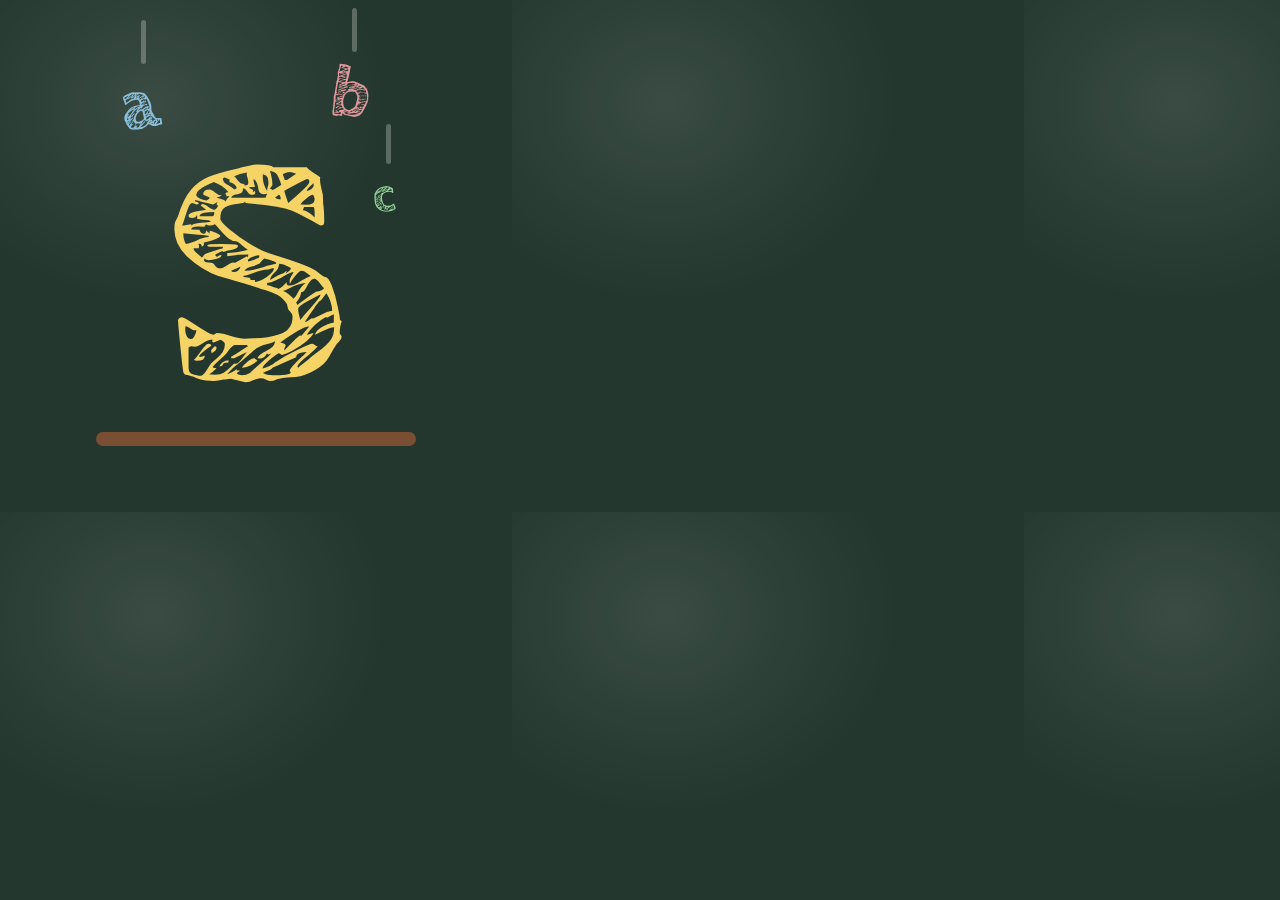
<file: icons/icon-source.html>
<!doctype html><html><head><meta charset="utf-8">
<link rel="stylesheet" href="https://fonts.googleapis.com/css2?family=Cabin+Sketch:wght@700&display=block">
<style>
html,body{margin:0;width:512px;height:512px;overflow:hidden}
body{background:radial-gradient(70% 60% at 30% 20%,rgba(255,255,255,.10),transparent 65%),#23372E;position:relative;font-family:"Cabin Sketch",cursive;font-weight:700}
.s{position:absolute;left:0;right:0;top:118px;text-align:center;font-size:330px;line-height:1;color:#F6D365}
.f{position:absolute;font-size:74px;line-height:1;color:#F3F1E7;opacity:.9}
.f.a{left:120px;top:70px;transform:rotate(-12deg);color:#93CBEA}
.f.b{left:330px;top:58px;transform:rotate(10deg);color:#F4A3A8}
.f.c{left:372px;top:170px;font-size:52px;transform:rotate(-6deg);color:#A3E4A8}
.trail{position:absolute;width:5px;border-radius:3px;background:rgba(243,241,231,.28)}
.tray{position:absolute;left:96px;right:96px;top:432px;height:14px;border-radius:7px;background:#7A4E33}
</style></head><body>
<span class="trail" style="left:141px;top:20px;height:44px"></span>
<span class="trail" style="left:352px;top:8px;height:44px"></span>
<span class="trail" style="left:386px;top:124px;height:40px"></span>
<span class="f a">a</span><span class="f b">b</span><span class="f c">c</span>
<div class="s">S</div><div class="tray"></div>
</body></html>
</file>
<file: css/fonts.css>
/* Fonts shipped with the app (SIL Open Font License, see fonts/OFL-*.txt) so no page loads anything from Google.
   Latin and Latin Extended only; character ranges copied from Google Fonts' own subsets. */
@font-face{font-family:'Andika';font-style:normal;font-weight:400;font-display:swap;src:url(../fonts/andika-400-latin-ext.woff2) format('woff2');unicode-range:U+0100-02BA, U+02BD-02C5, U+02C7-02CC, U+02CE-02D7, U+02DD-02FF, U+0304, U+0308, U+0329, U+1D00-1DBF, U+1E00-1E9F, U+1EF2-1EFF, U+2020, U+20A0-20AB, U+20AD-20C4, U+2113, U+2C60-2C7F, U+A720-A7FF}
@font-face{font-family:'Andika';font-style:normal;font-weight:400;font-display:swap;src:url(../fonts/andika-400-latin.woff2) format('woff2');unicode-range:U+0000-00FF, U+0131, U+0152-0153, U+02BB-02BC, U+02C6, U+02DA, U+02DC, U+0304, U+0308, U+0329, U+2000-206F, U+20AC, U+2122, U+2191, U+2193, U+2212, U+2215, U+FEFF, U+FFFD}
@font-face{font-family:'Andika';font-style:normal;font-weight:700;font-display:swap;src:url(../fonts/andika-700-latin-ext.woff2) format('woff2');unicode-range:U+0100-02BA, U+02BD-02C5, U+02C7-02CC, U+02CE-02D7, U+02DD-02FF, U+0304, U+0308, U+0329, U+1D00-1DBF, U+1E00-1E9F, U+1EF2-1EFF, U+2020, U+20A0-20AB, U+20AD-20C4, U+2113, U+2C60-2C7F, U+A720-A7FF}
@font-face{font-family:'Andika';font-style:normal;font-weight:700;font-display:swap;src:url(../fonts/andika-700-latin.woff2) format('woff2');unicode-range:U+0000-00FF, U+0131, U+0152-0153, U+02BB-02BC, U+02C6, U+02DA, U+02DC, U+0304, U+0308, U+0329, U+2000-206F, U+20AC, U+2122, U+2191, U+2193, U+2212, U+2215, U+FEFF, U+FFFD}
@font-face{font-family:'Cabin Sketch';font-style:normal;font-weight:400;font-display:swap;src:url(../fonts/cabinsketch-400-latin.woff2) format('woff2');unicode-range:U+0000-00FF, U+0131, U+0152-0153, U+02BB-02BC, U+02C6, U+02DA, U+02DC, U+0304, U+0308, U+0329, U+2000-206F, U+20AC, U+2122, U+2191, U+2193, U+2212, U+2215, U+FEFF, U+FFFD}
@font-face{font-family:'Cabin Sketch';font-style:normal;font-weight:700;font-display:swap;src:url(../fonts/cabinsketch-700-latin.woff2) format('woff2');unicode-range:U+0000-00FF, U+0131, U+0152-0153, U+02BB-02BC, U+02C6, U+02DA, U+02DC, U+0304, U+0308, U+0329, U+2000-206F, U+20AC, U+2122, U+2191, U+2193, U+2212, U+2215, U+FEFF, U+FFFD}
</file>
<file: css/hub.css>
/* Layout: chalkboard hub. One centered column per screen; kid screens use big tap targets,
   parent screens use denser cards. Shares Spellfall's chalk palette and fonts. */
:root{
  --board:#23372E; --board-deep:#182820; --panel:#2C4539; --panel-2:#34524A;
  --chalk:#F3F1E7; --chalk-dim:#B6C5B9; --chalk-faint:rgba(243,241,231,.18);
  --yellow:#F6D365; --pink:#F4A3A8; --blue:#93CBEA; --green:#A3E4A8; --orange:#F7B267; --lilac:#C9B6F2;
  --paper:#FBFAF3; --paper-blue:#8DB3DF; --paper-red:#E07A80; --ink:#26303A; --ink-soft:#5F6B77;
  --good:#1F9D5A; --bad:#D8434B; --on-yellow:#2B2A1E;
  --f-display:"Cabin Sketch","Chalkboard SE","Marker Felt","Comic Sans MS",cursive;
  --f-body:"Andika","Avenir Next","Segoe UI",system-ui,sans-serif;
  --chalk-r:18px 24px 16px 22px / 22px 16px 24px 18px;
  color-scheme:dark;
}
*{box-sizing:border-box}
html,body{margin:0;min-height:100%;background:var(--board);color:var(--chalk);font-family:var(--f-body);font-size:18px;line-height:1.45;-webkit-tap-highlight-color:transparent;-webkit-text-size-adjust:100%}
body{background:radial-gradient(80% 60% at 18% 8%,rgba(255,255,255,.06),transparent 60%),radial-gradient(70% 50% at 85% 95%,rgba(255,255,255,.045),transparent 60%),var(--board);background-attachment:fixed}
button{font:inherit;color:inherit;cursor:pointer;border:0;background:none;padding:0;touch-action:manipulation}
input,select,textarea{font:inherit}
a{color:var(--yellow)}
:focus-visible{outline:3px solid var(--yellow);outline-offset:3px}
[hidden]{display:none!important}
.wrap{max-width:1060px;margin:0 auto;padding:24px 24px 48px;display:flex;flex-direction:column;gap:22px}
.wrap.narrow{max-width:720px}
@media (max-width:560px){.wrap{padding:18px 16px 36px}}
.row{display:flex;flex-wrap:wrap;gap:12px;align-items:center}
.spread{display:flex;flex-wrap:wrap;gap:12px;align-items:center;justify-content:space-between}
.fine{font-size:15px;color:var(--chalk-dim);margin:0}
.muted{color:var(--chalk-dim);margin:0}
.center{text-align:center}

.logo{font-family:var(--f-display);font-weight:700;font-size:clamp(48px,9vw,96px);line-height:.95;color:var(--yellow);text-align:center;margin:6px 0 0}
.logo small{display:block;font-size:.32em;color:var(--chalk-dim);margin-top:6px}
.h1{font-family:var(--f-display);font-weight:700;font-size:clamp(34px,5vw,48px);line-height:1.05;margin:0;text-wrap:balance}
.h2{font-family:var(--f-display);font-weight:700;font-size:30px;line-height:1.1;margin:0}
.h3{font-family:var(--f-display);font-weight:700;font-size:24px;line-height:1.15;margin:0}
.lbl{font-size:13px;letter-spacing:.07em;text-transform:uppercase;color:var(--chalk-dim);font-weight:700}

.btn{display:inline-flex;align-items:center;justify-content:center;gap:10px;min-height:50px;padding:10px 22px;border-radius:var(--chalk-r);border:2.5px solid var(--chalk);font-weight:700;font-size:18px;color:var(--chalk);transition:transform .12s,background-color .12s;text-decoration:none;user-select:none;-webkit-user-select:none}
.btn:hover{background:rgba(255,255,255,.08)}
.btn:active{transform:scale(.97)}
.btn.primary{background:var(--yellow);border-color:var(--yellow);color:var(--on-yellow)}
.btn.primary:hover{background:#FADF86}
.btn.big{font-family:var(--f-display);font-size:34px;min-height:76px;padding:8px 40px}
.btn.small{min-height:44px;font-size:16px;padding:6px 16px}
.btn.ghost{border-color:var(--chalk-faint)}
.btn.danger{border-color:#E88A8A;color:#FFC2C2}
.btn[disabled]{opacity:.4;cursor:not-allowed;transform:none}
.back{align-self:flex-start}

.hold{position:relative;display:inline-flex;align-items:center;gap:10px;padding:8px 16px 8px 10px;border:2px dashed var(--chalk-faint);border-radius:999px;color:var(--chalk-dim);font-size:16px;user-select:none;-webkit-user-select:none;-webkit-touch-callout:none;touch-action:none}
.hold .ring{width:26px;height:26px;border-radius:50%;background:conic-gradient(var(--yellow) calc(var(--p,0)*360deg),rgba(255,255,255,.14) 0);display:grid;place-items:center;flex:none}
.hold .ring::after{content:"";width:17px;height:17px;border-radius:50%;background:var(--board)}

/* add to home screen */
.install{display:flex;gap:16px;align-items:flex-start;padding:18px 20px;border:2.5px dashed var(--yellow);border-radius:var(--chalk-r);background:rgba(246,211,101,.07)}
.install img{width:64px;height:64px;border-radius:14px;flex:none}
.install .steps{margin:0;padding-left:22px;display:flex;flex-direction:column;gap:2px}
@media (max-width:560px){.install{flex-wrap:wrap;justify-content:space-between}.install img{width:48px;height:48px;border-radius:11px}.install .col{order:3;flex-basis:100%!important}}

/* the "Correct!" stamp, shared with apps/spellfall (keep the two copies alike) */
.stamp-host{position:relative}
.stamp{position:absolute;left:50%;top:50%;z-index:5;transform:translate(-50%,-50%) rotate(-7deg);padding:.04em .34em .1em;border:5px solid var(--good);border-radius:var(--chalk-r);background:rgba(251,250,243,.95);color:var(--good);font-family:var(--f-display);font-weight:700;font-size:clamp(46px,9vw,84px);line-height:1;white-space:nowrap;pointer-events:none;box-shadow:0 8px 22px rgba(0,0,0,.28);animation:stamp 900ms ease-out both}
@keyframes stamp{0%{opacity:0;transform:translate(-50%,-50%) rotate(-7deg) scale(1.7)}16%{opacity:1;transform:translate(-50%,-50%) rotate(-7deg) scale(.95)}24%{transform:translate(-50%,-50%) rotate(-7deg) scale(1)}84%{opacity:1}100%{opacity:0;transform:translate(-50%,-50%) rotate(-7deg) scale(1)}}
@media (prefers-reduced-motion:reduce){.stamp{animation:none}}

/* phonics */
.ph-menu{display:flex;flex-direction:column;gap:12px}
.ph-game{padding:18px}
.ph-game .ic{font-size:38px}
.ph-stage{height:150px;display:flex;justify-content:center;align-items:flex-start;overflow:hidden}
.ph-word{font-family:var(--f-display);font-weight:700;font-size:clamp(44px,9vw,64px);color:var(--chalk);padding:4px 18px;border-radius:12px;background:rgba(0,0,0,.18)}
.ph-word.falling{animation:phfall 6s ease-in forwards}
.stamp-host .ph-word.falling{animation-play-state:paused}
@keyframes phfall{from{transform:translateY(-40px);opacity:.2}12%{opacity:1}to{transform:translateY(64px)}}
.ph-bins{display:flex;flex-wrap:wrap;justify-content:center;gap:14px}
.ph-bin{min-width:130px;min-height:96px;padding:12px 18px;border-radius:var(--chalk-r);border:3px dashed var(--chalk-faint);background:rgba(0,0,0,.2);font-family:var(--f-display);font-weight:700;font-size:34px;color:var(--yellow)}
.ph-bin:not([disabled]):hover{border-color:var(--yellow)}
.ph-bin.ok,.ph-slot.ok{border-style:solid;border-color:var(--good);background:rgba(31,157,90,.25);color:var(--chalk);margin:0}
.ph-bin.ok{font-size:34px;padding:12px 18px}
.ph-slot.ok{font-size:44px;padding:0}
.ph-bin.bad,.ph-slot.bad{animation:shake .4s;border-color:var(--bad)}
.ph-slots{display:flex;justify-content:center;gap:10px;flex-wrap:wrap}
.ph-slot{width:64px;height:76px;border-bottom:4px solid var(--chalk-dim);display:grid;place-items:center;font-family:var(--f-display);font-size:44px;font-weight:700;border-radius:8px 8px 0 0}
.ph-slot.full{background:rgba(255,255,255,.08);color:var(--chalk)}
.ph-tiles{display:flex;justify-content:center;gap:12px;flex-wrap:wrap}
.ph-tile{width:66px;height:66px;border-radius:14px;background:var(--paper);color:var(--ink);font-family:var(--f-display);font-size:38px;font-weight:700;box-shadow:0 4px 0 rgba(0,0,0,.35)}
.ph-tile[disabled]{opacity:.2;box-shadow:none}
.ph-door{display:flex;justify-content:center}
.ph-doorword{display:inline-block;padding:34px 40px;border-radius:120px 120px 12px 12px;background:var(--wood,#7A4E33);border:6px solid #553421;font-family:var(--f-display);font-size:clamp(52px,11vw,80px);font-weight:700;color:var(--paper);letter-spacing:.04em}
.ph-e{color:rgba(251,250,243,.35);margin-left:4px}
@media (prefers-reduced-motion:reduce){.ph-word.falling,.ph-bin.bad,.ph-slot.bad,.answer .inp.bad{animation:none}}

/* spell-a-rocket: a full-screen stage. The sky is one canvas; everything else floats over it. */
.rk-stage{position:fixed;inset:0;z-index:30;overflow:hidden;background:#4F93B8;touch-action:none;overscroll-behavior:none;user-select:none;-webkit-user-select:none;-webkit-touch-callout:none}
.rk-sky{position:absolute;inset:0;width:100%;height:100%;display:block;touch-action:none}
.rk-back{position:absolute;z-index:2;left:calc(14px + env(safe-area-inset-left,0px));top:calc(12px + env(safe-area-inset-top,0px));background:var(--board);border-color:var(--chalk-faint)}
.rk-pause{position:absolute;z-index:2;right:calc(14px + env(safe-area-inset-right,0px));top:calc(12px + env(safe-area-inset-top,0px));width:56px;height:56px;border-radius:50%;background:rgba(24,40,32,.7);border:2.5px solid rgba(243,241,231,.5);display:flex;align-items:center;justify-content:center;gap:7px}
.rk-pause i{width:8px;height:22px;border-radius:3px;background:var(--chalk)}
.rk-panel{position:absolute;left:50%;top:calc(66px + env(safe-area-inset-top,0px));transform:translateX(-50%) rotate(-.5deg);width:min(600px,calc(100% - 28px));display:flex;flex-direction:column;gap:8px;padding:14px 18px;border-radius:var(--chalk-r);background:rgba(24,40,32,.88);border:2.5px solid var(--chalk-faint);box-shadow:0 10px 26px rgba(0,0,0,.28)}
.rk-panel .h1{color:var(--yellow);text-align:center}
.rk-panel .muted{color:var(--chalk);text-align:center;line-height:1.3}
.rk-panel .fine{text-align:center}
.rk-gauge{position:relative;display:flex;gap:5px;height:36px;padding:4px;border-radius:12px;background:rgba(0,0,0,.35);overflow:hidden}
.rk-cell{position:relative;flex:1 1 0;min-width:0;border-radius:7px;background:rgba(255,255,255,.1);overflow:hidden}
.rk-cell i{position:absolute;inset:0 auto 0 0;background:linear-gradient(90deg,var(--orange),var(--yellow))}
.rk-gauge span{position:absolute;left:50%;top:5px;bottom:5px;transform:translateX(-50%);display:flex;align-items:center;padding:0 14px;border-radius:999px;background:var(--board-deep);font-size:16px;font-weight:700;white-space:nowrap;color:var(--chalk)}
.rk-bot{position:absolute;left:50%;bottom:calc(16px + env(safe-area-inset-bottom,0px));transform:translateX(-50%);width:min(560px,calc(100% - 32px));display:flex;flex-direction:column;gap:14px}
.rk-go{justify-content:center}
.rk-more{background:var(--board);border-color:var(--chalk-faint)}
.rk-meter{position:relative;height:30px;border-radius:999px;border:3px solid var(--chalk);background:linear-gradient(90deg,var(--bad),var(--orange) 24%,var(--good) 35%,var(--good) 65%,var(--orange) 76%,var(--bad));box-shadow:0 4px 12px rgba(0,0,0,.3)}
.rk-meter i{position:absolute;top:-10px;bottom:-10px;width:8px;margin-left:-4px;border-radius:4px;background:var(--chalk);box-shadow:0 0 0 2.5px var(--board)}
.rk-over{position:absolute;inset:0;z-index:3;display:grid;place-items:center;padding:calc(14px + env(safe-area-inset-top,0px)) 16px calc(14px + env(safe-area-inset-bottom,0px));overflow:auto;background:rgba(10,18,14,.42);touch-action:pan-y}
.rk-card{width:min(480px,100%);border:2.5px solid var(--chalk-faint);border-radius:var(--chalk-r);background:var(--board);box-shadow:0 18px 40px rgba(0,0,0,.4)}
.rk-height{font-family:var(--f-display);font-weight:700;font-size:clamp(48px,10vw,76px);line-height:1;color:var(--yellow);margin:0;overflow-wrap:anywhere}
.rk-stats{display:grid;grid-template-columns:repeat(3,minmax(0,1fr));gap:10px;text-align:center}
.rk-stats div{padding:10px 4px;border-radius:12px;background:rgba(0,0,0,.2)}
.rk-stats b{display:block;font-family:var(--f-display);font-size:34px;line-height:1.1;color:var(--chalk)}
.rk-stats span{font-size:14px;color:var(--chalk-dim)}
@media (min-width:900px){.rk-panel{top:calc(14px + env(safe-area-inset-top,0px))}}
@media (max-height:560px){
  .rk-panel{top:calc(8px + env(safe-area-inset-top,0px));width:min(430px,calc(100% - 300px));padding:8px 12px;gap:4px}
  .rk-panel .h1,.rk-panel .fine{display:none}
  .rk-panel .muted{font-size:14px}
  .rk-gauge{height:30px}.rk-gauge span{font-size:14px;top:4px;bottom:4px}
  .rk-bot{flex-direction:row;align-items:center;gap:16px;width:min(760px,calc(100% - 32px));bottom:calc(8px + env(safe-area-inset-bottom,0px))}
  .rk-bot .rk-meter{flex:1 1 0}
  .rk-go{flex-wrap:nowrap}
  .rk-bot .btn.big{font-size:24px;min-height:50px;padding:4px 24px}
  .rk-meter{height:22px}
  .rk-card{gap:8px;padding:12px 16px}.rk-height{font-size:40px}.rk-stats b{font-size:26px}
}

/* printable weekly page: a paper preview on screen, black on white when printed */
.pp{background:#fff;color:#1d1d1f;max-width:8.5in;margin:0 auto 24px;padding:.5in;border-radius:6px;font-family:var(--f-body);box-shadow:0 8px 24px rgba(0,0,0,.35)}
.pp h2{font-family:var(--f-display);font-size:24px;margin:18px 0 8px;color:#1d1d1f}
.pp-head{display:flex;justify-content:space-between;align-items:flex-end;border-bottom:2px solid #1d1d1f;padding-bottom:6px;font-size:15px}
.pp-head b{font-family:var(--f-display);font-size:30px;margin-right:10px}
.pp-words{display:flex;flex-direction:column;gap:10px}
.pp-row{display:grid;grid-template-columns:1.1fr 1fr 1fr;gap:16px}
.pp-line{height:40px;border-top:1.5px solid #555;border-bottom:1.5px solid #555;background:repeating-linear-gradient(90deg,#aaa 0 6px,transparent 6px 12px) center/100% 1px no-repeat;display:flex;align-items:flex-end;padding:0 4px 2px;font-size:28px;line-height:1}
.pp-empty{color:#555}
.pp-check{width:100%;border-collapse:collapse;font-size:15px}
.pp-check th,.pp-check td{border:1px solid #bbb;padding:6px 8px;text-align:center}
.pp-check td:first-child{text-align:left}
.pp-box{display:inline-block;width:18px;height:18px;border:1.5px solid #555;border-radius:3px}
.pp-foot{margin-top:14px;font-size:11px;color:#777;text-align:right}
@media print{
  @page{size:letter;margin:.4in}
  html,body{background:#fff!important}
  .no-print,.toast,.confetti,.modal{display:none!important}
  .pp{box-shadow:none;margin:0;padding:0;max-width:none;break-after:page}
  .pp:last-child{break-after:auto}
}

/* welcome steps */
.stepper{list-style:none;margin:0;padding:0;display:flex;justify-content:center;gap:8px 18px;flex-wrap:wrap;font-size:15px;color:var(--chalk-dim)}
.stepper li{display:flex;align-items:center;gap:8px}
.stepper span{width:28px;height:28px;border-radius:50%;display:grid;place-items:center;border:2px solid var(--chalk-faint);font-weight:700}
.stepper li.on{color:var(--chalk);font-weight:700}
.stepper li.on span{background:var(--yellow);border-color:var(--yellow);color:var(--on-yellow)}
.stepper li.done span{background:var(--good);border-color:var(--good);color:#fff}
.welcome-list{margin:0;padding-left:22px;display:flex;flex-direction:column;gap:8px}

/* help */
.howto{list-style:none;margin:0;padding:0;display:flex;flex-direction:column}
.howto li{border-bottom:1px solid var(--chalk-faint)}
.howto a{display:block;padding:11px 2px;color:var(--chalk);text-decoration:none;font-weight:700}
.howto a::after{content:"\00a0→";color:var(--yellow)}
.howto a:hover{color:var(--yellow)}
.guides{display:grid;grid-template-columns:repeat(auto-fill,minmax(220px,1fr));gap:10px}
.gcard{display:flex;gap:12px;align-items:center;padding:12px 14px;border-radius:12px;background:var(--panel);color:var(--chalk);text-decoration:none;min-width:0}
.gcard:hover{background:var(--panel-2)}
.gcard .ic{font-size:28px;flex:none}
.gcard small{display:block;color:var(--chalk-dim);font-size:14px}
.guide{gap:12px}
.guide h3{font-family:var(--f-display);font-size:22px;margin:8px 0 0}
.guide p,.guide li{max-width:64ch;margin:0}
.guide ol,.guide ul{margin:0;padding-left:24px;display:flex;flex-direction:column;gap:6px}

/* backup reminder */
.nag{display:flex;flex-wrap:wrap;gap:12px 20px;align-items:center;padding:16px 20px;border-left:5px solid var(--orange);border-radius:10px;background:rgba(247,178,103,.10)}

/* kid picker */
.kids{display:grid;grid-template-columns:repeat(auto-fit,minmax(240px,300px));justify-content:center;gap:22px}
@media (max-width:560px){.kids{grid-template-columns:minmax(0,1fr)}}
.kcard{display:flex;flex-direction:column;align-items:center;gap:6px;padding:26px 18px 20px;border:3px solid var(--pc);border-radius:var(--chalk-r);background:rgba(0,0,0,.14);text-align:center;transition:transform .15s,background-color .15s;min-width:0}
.kcard:hover{transform:translateY(-3px) rotate(-.5deg);background:rgba(255,255,255,.06)}
.av{width:104px;height:104px;border-radius:50%;display:grid;place-items:center;font-size:58px;line-height:1;background:rgba(0,0,0,.2);box-shadow:inset 0 0 0 4px var(--pc);flex:none}
.av.sm{width:64px;height:64px;font-size:36px}
.kname{font-family:var(--f-display);font-weight:700;font-size:40px;line-height:1.05;color:var(--pc);overflow-wrap:anywhere}
.kmeta{color:var(--chalk-dim);font-size:16px}

/* family meter */
.meter{background:rgba(0,0,0,.2);border-radius:16px;padding:14px 18px;display:flex;flex-direction:column;gap:8px}
.meter .bar{height:20px;border-radius:999px;background:rgba(255,255,255,.1);overflow:hidden}
.meter .bar i{display:block;height:100%;background:linear-gradient(90deg,var(--green),var(--yellow));border-radius:999px;transition:width .6s}
.meter b{font-family:var(--f-display);font-size:24px}

/* kid home */
.me{display:flex;align-items:center;gap:14px;min-width:0}
.me .name{font-family:var(--f-display);font-weight:700;font-size:44px;line-height:1;color:var(--pc)}
.me small{display:block;color:var(--chalk-dim);font-size:16px}
.grid2{display:grid;grid-template-columns:minmax(0,1fr) minmax(0,1.15fr);gap:24px;align-items:start}
@media (max-width:860px){.grid2{grid-template-columns:minmax(0,1fr)}}
.today{background:var(--paper);color:var(--ink);border-radius:6px;padding:18px 18px 18px 56px;position:relative;box-shadow:0 18px 40px rgba(0,0,0,.3);transform:rotate(-.4deg)}
.today::before{content:"";position:absolute;left:42px;top:0;bottom:0;width:2px;background:var(--paper-red);opacity:.55}
.today h2{font-family:var(--f-display);font-size:30px;margin:0 0 4px;color:var(--ink)}
.today .prog{font-size:15px;color:var(--ink-soft);margin:0 0 10px}
.titem{display:flex;align-items:center;gap:12px;width:100%;min-height:52px;border-bottom:2px solid var(--paper-blue);font-size:21px;text-align:left;color:var(--ink)}
.titem .box{width:30px;height:30px;border-radius:7px;border:3px solid var(--ink-soft);display:grid;place-items:center;flex:none;font-size:20px;color:#fff}
.titem.done .box{background:var(--good);border-color:var(--good)}
.titem.done span.t{text-decoration:line-through;text-decoration-thickness:2px;color:var(--ink-soft)}
.titem .go{margin-left:auto;font-size:15px;color:var(--ink-soft)}
.allset{margin-top:12px;padding:10px 12px;border-radius:8px;background:#E3F6E8;color:#146C3C;font-weight:700;text-align:center}
.subjects{display:grid;grid-template-columns:repeat(2,minmax(0,1fr));gap:14px}
@media (max-width:480px){.subjects{grid-template-columns:minmax(0,1fr)}}
.subj{display:flex;flex-direction:column;align-items:flex-start;gap:4px;padding:18px;border-radius:16px;background:rgba(0,0,0,.2);border:3px solid transparent;text-align:left;min-height:130px;text-decoration:none;color:var(--chalk);transition:transform .15s,border-color .15s}
.subj:hover{transform:translateY(-2px);border-color:var(--sc,var(--yellow))}
.subj .ic{font-size:40px;line-height:1}
.subj b{font-family:var(--f-display);font-size:28px;line-height:1.1;color:var(--sc,var(--yellow))}
.subj span{font-size:15px;color:var(--chalk-dim)}
.subj.soon{opacity:.5;cursor:default}
.subj.soon:hover{transform:none;border-color:transparent}

/* cards / parent */
details summary{min-height:44px;display:flex;align-items:center;gap:8px}
details summary::before{content:"▸"}
details[open] summary::before{content:"▾"}
.card{background:var(--panel);border-radius:16px;padding:20px;display:flex;flex-direction:column;gap:14px;min-width:0}
.cols{display:grid;grid-template-columns:minmax(0,1fr) minmax(0,1fr);gap:20px;align-items:start}
@media (max-width:900px){.cols{grid-template-columns:minmax(0,1fr)}}
.col{display:flex;flex-direction:column;gap:20px;min-width:0}
.field{display:flex;flex-direction:column;gap:7px;min-width:0}
.inp{height:48px;border-radius:10px;border:2px solid var(--chalk-faint);background:var(--board-deep);color:var(--chalk);padding:0 12px;font-size:18px;width:100%}
.inp:focus{border-color:var(--yellow);outline:none}
textarea.inp{height:auto;min-height:180px;padding:10px 12px;line-height:1.55;resize:vertical}
.two{display:grid;grid-template-columns:minmax(0,1fr) 140px;gap:12px}
@media (max-width:480px){.two{grid-template-columns:minmax(0,1fr)}}
.tabs{display:flex;flex-wrap:wrap;gap:8px}
.tab{min-height:46px;padding:6px 16px;border-radius:999px;border:2px solid var(--chalk-faint);font-weight:700;font-size:16px;display:inline-flex;align-items:center;gap:8px}
.tab[aria-pressed="true"]{background:var(--yellow);border-color:var(--yellow);color:var(--on-yellow)}
.chips{display:flex;flex-wrap:wrap;gap:8px}
.chip{min-height:44px;padding:6px 14px;border-radius:999px;border:2px solid var(--chalk-faint);font-size:16px}
.chip[aria-pressed="true"]{background:var(--yellow);border-color:var(--yellow);color:var(--on-yellow);font-weight:700}
.list{list-style:none;margin:0;padding:0;display:flex;flex-direction:column;gap:8px}
.list li{display:flex;justify-content:space-between;align-items:center;gap:12px;flex-wrap:wrap;padding:10px 12px;border-radius:10px;background:rgba(0,0,0,.16)}
.list small{display:block;color:var(--chalk-dim);font-size:14px}
.note{background:rgba(246,211,101,.14);border-left:4px solid var(--yellow);padding:8px 12px;border-radius:6px;margin:0;font-size:16px}
.err{background:rgba(216,67,75,.18);border-left:4px solid var(--bad);padding:8px 12px;border-radius:6px;margin:0;font-size:16px}
.ok{background:rgba(31,157,90,.18);border-left:4px solid var(--good);padding:8px 12px;border-radius:6px;margin:0;font-size:16px}
.wordchips{display:flex;flex-wrap:wrap;gap:6px}
.wchip{background:var(--paper);color:var(--ink);border-radius:6px;padding:3px 10px;font-size:17px;font-weight:700}
.kpis{display:grid;grid-template-columns:repeat(4,minmax(0,1fr));gap:12px}
@media (max-width:560px){.kpis{grid-template-columns:repeat(2,minmax(0,1fr))}}
.kpis b{display:block;font-family:var(--f-display);font-size:30px;line-height:1.1;font-variant-numeric:tabular-nums}
.kpis span{font-size:14px;color:var(--chalk-dim)}
.spin{width:22px;height:22px;border-radius:50%;border:3px solid var(--chalk-faint);border-top-color:var(--yellow);animation:rot 1s linear infinite;flex:none}
@keyframes rot{to{transform:rotate(360deg)}}
.scanbox{display:flex;gap:14px;align-items:center;flex-wrap:wrap}
.scanbox img{width:88px;height:88px;object-fit:cover;border-radius:8px;border:2px solid var(--chalk-faint)}
.review{display:flex;flex-direction:column;gap:10px}
.rcard{display:grid;grid-template-columns:minmax(0,1fr) 170px 44px;gap:8px;align-items:start;padding:10px;border-radius:10px;background:rgba(0,0,0,.18)}
.rcard.flag{box-shadow:inset 0 0 0 2px var(--orange)}
.rcard textarea.inp{min-height:64px;font-size:16px}
.rcard .inp{font-size:16px}
@media (max-width:560px){.rcard{grid-template-columns:minmax(0,1fr) 44px}.rcard .ans{grid-column:1}}
.x{width:44px;height:44px;border-radius:50%;border:2px solid var(--chalk-faint);font-size:22px;line-height:1;color:var(--chalk-dim)}
.flagtxt{grid-column:1/-1;font-size:14px;color:var(--orange);margin:0}
.vh{position:absolute!important;width:1px;height:1px;opacity:0;overflow:hidden;clip:rect(0 0 0 0);pointer-events:none}

/* flashcards: tower + study */
.tower{display:grid;grid-template-columns:repeat(3,minmax(0,1fr));gap:12px}
.tbox{border-radius:14px;padding:14px 10px;text-align:center;background:rgba(0,0,0,.2)}
.tbox .ic{font-size:36px;line-height:1}
.tbox b{display:block;font-family:var(--f-display);font-size:34px;line-height:1.1}
.tbox span{font-size:15px;color:var(--chalk-dim)}
.tbox.stars{box-shadow:inset 0 0 0 3px var(--yellow)}
.deckrow{display:flex;align-items:center;justify-content:space-between;gap:12px;flex-wrap:wrap;padding:14px 16px;border-radius:14px;background:rgba(0,0,0,.2)}
.deckrow b{font-size:21px}
.deckrow small{display:block;color:var(--chalk-dim);font-size:15px}
.study{display:flex;flex-direction:column;gap:16px;align-items:stretch}
.fcard{background:var(--paper);color:var(--ink);border-radius:10px;padding:22px 24px 26px;box-shadow:0 18px 40px rgba(0,0,0,.35);min-height:200px;display:flex;flex-direction:column;gap:14px}
.fcard .meta{display:flex;justify-content:space-between;font-size:14px;font-weight:700;letter-spacing:.06em;text-transform:uppercase;color:var(--ink-soft);border-bottom:2px solid var(--paper-red);padding-bottom:8px}
.fcard .q{font-size:clamp(24px,3.4vw,32px);line-height:1.5;margin:0}
.fcard .blank{display:inline-block;min-width:4.2em;border-bottom:4px solid #1E5BC6;margin:0 .15em;text-align:center;font-weight:700;color:#1E5BC6}
.fcard .blank.right{color:var(--good);border-color:var(--good)}
.fcard .hint{font-size:20px;color:var(--ink-soft);margin:0;min-height:30px}
.answer{display:flex;gap:10px}
.answer .inp{height:64px;font-size:30px;font-weight:700;background:var(--paper);color:var(--ink);border-color:rgba(0,0,0,.25);letter-spacing:.04em}
.answer .inp::placeholder{font-size:20px;font-weight:400;letter-spacing:0}
.answer .inp.bad{animation:shake .28s;border-color:var(--bad);background:#FFECEC}
@keyframes shake{25%{transform:translateX(-8px)}50%{transform:translateX(7px)}75%{transform:translateX(-4px)}}
.pbar{height:10px;border-radius:999px;background:rgba(255,255,255,.12);overflow:hidden}
.pbar i{display:block;height:100%;background:var(--yellow);transition:width .3s}

/* math */
.mathq{font-family:var(--f-display);font-weight:700;font-size:clamp(56px,12vw,110px);line-height:1;text-align:center;color:var(--chalk);margin:4px 0;font-variant-numeric:tabular-nums}
.mathq.sm{font-size:clamp(34px,6vw,56px)}
.mathq sup{font-size:.6em;line-height:0;vertical-align:.62em}
.pic{display:grid;grid-template-columns:repeat(5,minmax(0,1fr));gap:0;width:min(320px,100%);aspect-ratio:5/4;margin:0 auto;border-radius:12px;overflow:hidden;position:relative;background:rgba(0,0,0,.25)}
.pic .art{position:absolute;inset:0;display:grid;place-items:center;font-size:min(170px,40vw);line-height:1}
.pic i{position:relative;z-index:1;background:var(--panel-2);box-shadow:inset 0 0 0 2px rgba(0,0,0,.2);transition:opacity .5s,transform .5s}
.pic i.off{opacity:0;transform:scale(.6)}
.guessrow{display:flex;flex-wrap:wrap;justify-content:center;align-items:center;gap:8px 14px;min-height:44px;text-align:center}
.pic .stamp{font-size:62px}
.mathbar{display:flex;justify-content:space-between;gap:12px;font-size:17px;color:var(--chalk-dim);font-variant-numeric:tabular-nums}
.mathbar b{color:var(--chalk)}
.msw{display:flex;align-items:center;gap:14px;width:100%;min-height:58px;padding:6px 2px;text-align:left;border-top:1px solid var(--chalk-faint)}
.msw:first-of-type{border-top:0}
.msw .sw{position:relative;flex:none;width:58px;height:34px;border-radius:999px;background:rgba(0,0,0,.3);box-shadow:inset 0 0 0 2px var(--chalk-faint);transition:background-color .15s}
.msw .sw::after{content:"";position:absolute;left:4px;top:4px;width:26px;height:26px;border-radius:50%;background:var(--chalk-dim);transition:transform .15s}
.msw[aria-checked="true"] .sw{background:var(--good);box-shadow:none}
.msw[aria-checked="true"] .sw::after{background:#fff;transform:translateX(24px)}
.msw .mt{min-width:0}
.msw b{display:block;font-size:18px;line-height:1.25}
.msw small{display:block;font-size:14px;color:var(--chalk-dim)}
.skills{display:grid;grid-template-columns:repeat(auto-fill,minmax(180px,1fr));gap:10px}
.skill{padding:14px;border-radius:14px;background:rgba(0,0,0,.2);text-align:left;border:3px solid transparent;display:flex;flex-direction:column;gap:2px}
.skill b{font-size:19px}
.skill span{font-size:14px;color:var(--chalk-dim)}
.skill[aria-pressed="true"]{border-color:var(--yellow);background:rgba(246,211,101,.1)}
.stars-big{display:flex;justify-content:center;gap:12px;font-size:64px;line-height:1;color:rgba(243,241,231,.18)}
.stars-big .on{color:var(--yellow)}
.res{font-family:var(--f-display);font-weight:700;font-size:clamp(64px,13vw,120px);line-height:.95;color:var(--yellow);text-align:center}

.modal{position:fixed;inset:0;background:rgba(0,0,0,.55);display:grid;place-items:center;z-index:50;padding:16px}
.modal .box{background:var(--board);border:3px solid var(--chalk-faint);border-radius:18px;padding:24px;max-width:440px;width:100%;display:flex;flex-direction:column;gap:16px}
.pinpad{display:grid;grid-template-columns:repeat(3,1fr);gap:10px}
.pinpad button{min-height:62px;border-radius:14px;background:rgba(0,0,0,.25);font-size:26px;font-weight:700}
.pindots{display:flex;justify-content:center;gap:14px;min-height:24px}
.pindots i{width:18px;height:18px;border-radius:50%;border:2px solid var(--chalk-dim)}
.pindots i.on{background:var(--yellow);border-color:var(--yellow)}
.toast{position:fixed;left:50%;bottom:calc(24px + env(safe-area-inset-bottom,0px));transform:translateX(-50%);background:var(--paper);color:var(--ink);padding:10px 18px;border-radius:12px;font-weight:700;z-index:60;box-shadow:0 8px 24px rgba(0,0,0,.35);max-width:calc(100% - 32px);text-align:center}
.confetti{position:fixed;inset:0;pointer-events:none;overflow:hidden;z-index:40}
.confetti i{position:absolute;top:-20px;width:10px;height:16px;border-radius:2px;animation:conf 2.6s cubic-bezier(.2,.6,.4,1) forwards}
@keyframes conf{to{transform:translateY(110vh) rotate(720deg);opacity:.8}}
@media (prefers-reduced-motion:reduce){.msw .sw,.msw .sw::after{transition:none}.kcard,.subj,.btn{transition:none}.confetti{display:none}.pic i{transition:none}}
</file>
